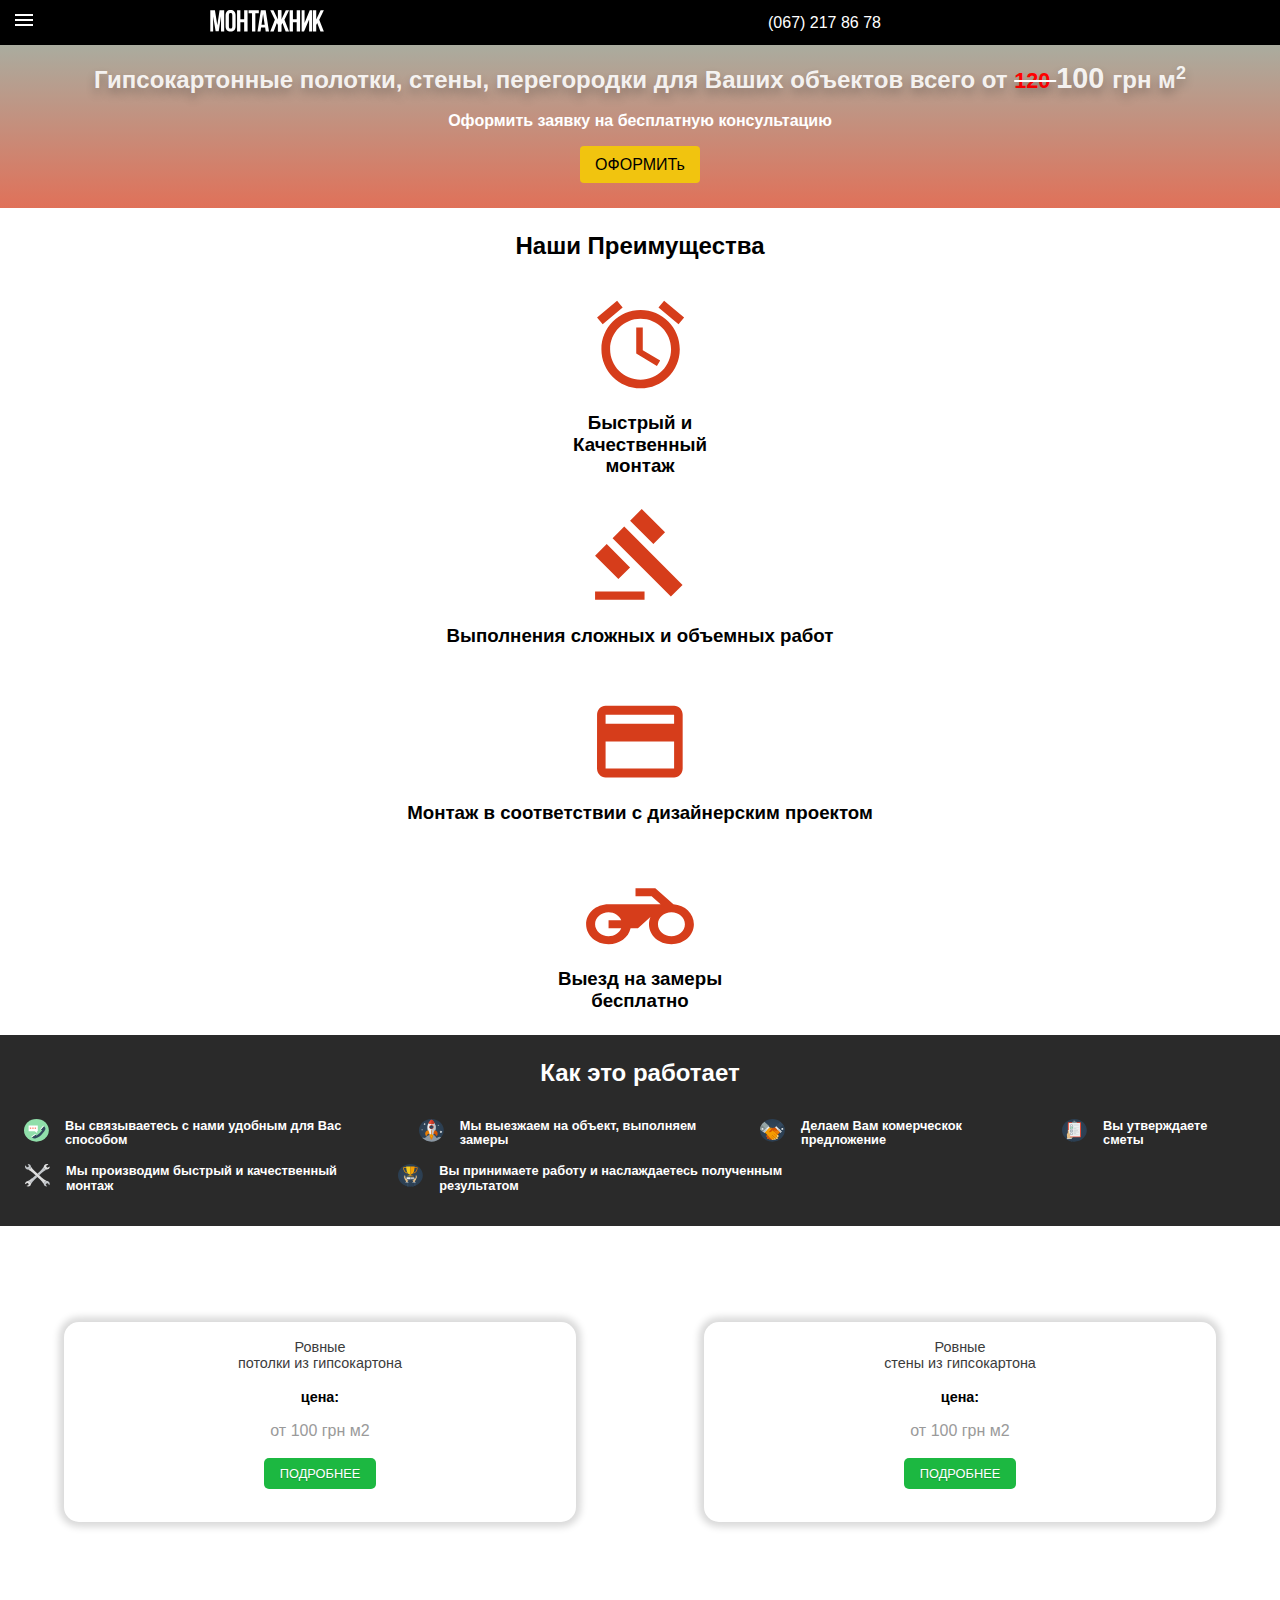
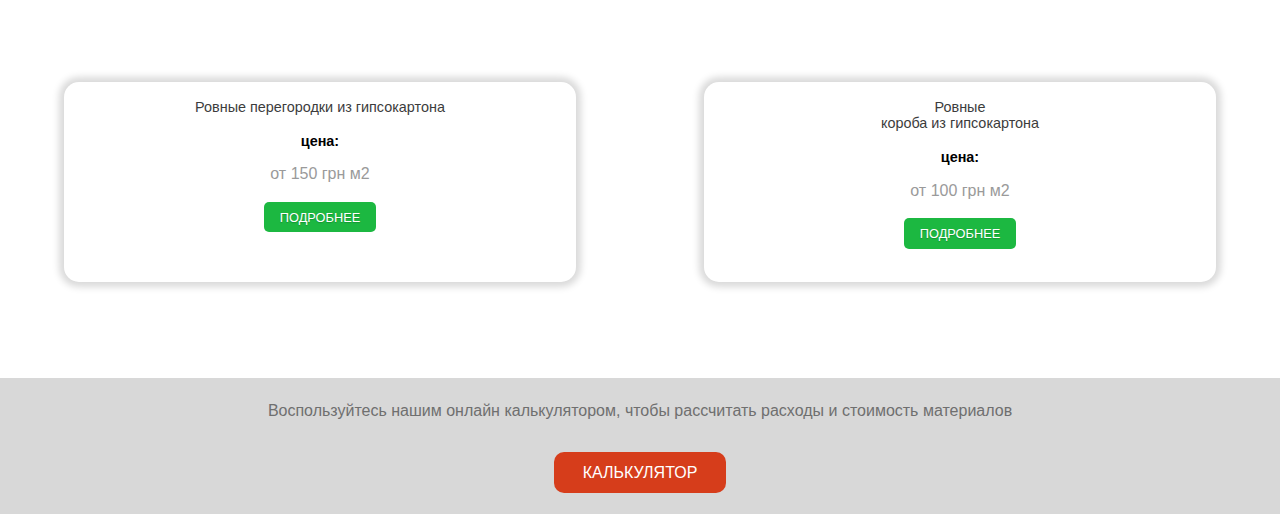
<file: index.html>
<!DOCTYPE html>
<html lang="ru" class="no-js">
  <head>
    <meta charset="utf-8">
    <meta http-equiv="x-ua-compatible" content="ie=edge">
    <title>Bla</title>
    <meta http-equiv="Cache-Control" content="no-cache">
    <meta name="description" content="">
    <meta name="viewport" content="width=device-width, initial-scale=1">
    <link rel="stylesheet" href="css/main.css">
  </head>
  <body>
    <header>      <svg x="0px" y="0px" width="150px" height="35px" viewbox="0 0 150 35" style="enable-background:new 0 0 150 35;" xml:space="preserve" class="logo-img">
        <g id="XMLID_2_">
          <path id="XMLID_4_" d="M10.6,23.7l2.9-19.4h6v27.3h-4.1V12l-3,19.5H8.4L5.2,12.3v19.3H1.5V4.3h6L10.6,23.7z" class="st0"></path>
          <path id="XMLID_6_" d="M21.3,10.9c0-2.2,0.6-3.9,1.7-5.1C24.1,4.6,25.7,4,27.8,4s3.7,0.6,4.8,1.8          c1.1,1.2,1.7,2.9,1.7,5.1V25c0,2.2-0.6,3.9-1.7,5.1c-1.1,1.2-2.7,1.8-4.8,1.8s-3.7-0.6-4.8-1.8c-1.1-1.2-1.7-2.9-1.7-5.1V10.9z          M25.6,25.3c0,1,0.2,1.7,0.6,2.1c0.4,0.4,0.9,0.6,1.6,0.6c0.7,0,1.2-0.2,1.6-0.6c0.4-0.4,0.6-1.1,0.6-2.1V10.6c0-1-0.2-1.7-0.6-2.1          c-0.4-0.4-0.9-0.6-1.6-0.6c-0.7,0-1.2,0.2-1.6,0.6c-0.4,0.4-0.6,1.1-0.6,2.1V25.3z" class="st0"></path>
          <path id="XMLID_9_" d="M40.5,31.6h-4.3V4.3h4.3V16h4.9V4.3h4.4v27.3h-4.4V19.9h-4.9V31.6z" class="st0"></path>
          <path id="XMLID_11_" d="M51.2,4.3h13.2v3.9h-4.5v23.4h-4.3V8.2h-4.5V4.3z" class="st0"></path>
          <path id="XMLID_13_" d="M77.6,31.6h-4.3l-0.7-4.9h-5.3l-0.7,4.9h-3.9L67,4.3h6.3L77.6,31.6z M67.9,22.9H72L69.9,9.1          L67.9,22.9z" class="st0"></path>
          <path id="XMLID_16_" d="M83.6,31.6h-4.4l6-15.1l-6-12.2h4.2l5.7,11.9V4.3h4.3v27.3h-4.3v-8.4l-1.3-2.5L83.6,31.6z" class="st0"></path>
          <path id="XMLID_18_" d="M95,20.7l-1.3,2.5v8.4h-4.3V4.3h4.3v11.9l5.7-11.9h4.2l-6,12.2l6,15.1h-4.4L95,20.7z" class="st0"></path>
          <path id="XMLID_20_" d="M108.6,31.6h-4.3V4.3h4.3V16h4.9V4.3h4.4v27.3h-4.4V19.9h-4.9V31.6z" class="st0"></path>
          <path id="XMLID_22_" d="M123,31.6h-3.1V4.3h3.8v16.3l6.7-16.3h3.1v27.3h-3.9V16.1L123,31.6z" class="st0"></path>
          <path id="XMLID_24_" d="M140.1,20.7l-1.3,2.5v8.4h-4.3V4.3h4.3v11.9l5.7-11.9h4.2l-6,12.2l6,15.1h-4.4L140.1,20.7z" class="st0"></path>
        </g>
      </svg>
      <svg id="msvg" fill="#FFFFFF" height="24" viewbox="0 0 24 24" width="24" xmlns="http://www.w3.org/2000/svg" class="menu-svg">
        <path d="M0 0h24v24H0z" fill="none"></path>
        <path d="M3 18h18v-2H3v2zm0-5h18v-2H3v2zm0-7v2h18V6H3z"></path>
      </svg>
      <div class="tel-svg"><a href="tel:0672718678"> (067) 217 86 78</a></div>
    </header>
    <section class="banner">
      <h1>Гипсокартонные полотки, стены, перегородки для Ваших объектов всего от <span class="price_no"> 120 </span><span class="price_yes">100 </span>грн м<sup>2</sup></h1>
      <h4>
        Оформить заявку на
        бесплатную консультацию
      </h4><a class="btn-warning">ОФОРМИТь</a>
    </section>
    <section id="preim">
      <h2>Наши Преимущества</h2>
      <div class="prm">
        <svg width="105px" height="105px" viewbox="29 0 105 105">
          <g id="ic_alarm" stroke="none" stroke-width="1" fill="none" fill-rule="evenodd" transform="translate(29.000000, 0.000000)">
            <g id="Group">
              <polygon id="Shape" points="0 0 104.487179 0 104.487179 104.430756 0 104.430756"></polygon>
              <path id="Shape" d="M96.1282051,33.5139145 L76.1014957,16.7179487 L70.4849615,23.3751752 L90.5116709,40.171141 L96.1282051,33.5139145 L96.1282051,33.5139145 Z M34.6549145,23.3751752 L29.082265,16.7179487 L9.05555556,33.4700299 L14.6720897,40.1272564 L34.6556111,23.3751752 L34.6549145,23.3751752 Z M54.7686966,43.4346239 L48.2382479,43.4346239 L48.2382479,69.5424872 L68.9183504,81.9437222 L72.1839231,76.5918889 L54.7693932,66.2797009 L54.7693932,43.4353205 L54.7686966,43.4346239 Z M52.5918803,26.0298462 C30.9539786,26.0298462 13.409188,43.5655812 13.409188,65.1909444 C13.409188,86.8170043 30.9107906,104.352043 52.5918803,104.352043 C74.2297821,104.352043 91.7745726,86.8163077 91.7745726,65.1909444 C91.7745726,43.5648846 74.2290855,26.0298462 52.5918803,26.0298462 L52.5918803,26.0298462 Z M52.5918803,95.6503504 C35.7429744,95.6503504 22.116453,82.0307949 22.116453,65.191641 C22.116453,48.3524872 35.7436709,34.7329316 52.5918803,34.7329316 C69.4407863,34.7329316 83.0673077,48.3524872 83.0673077,65.191641 C83.0673077,82.0307949 69.4400897,95.6503504 52.5918803,95.6503504 L52.5918803,95.6503504 Z" fill="#D63D1B"></path>
            </g>
          </g>
        </svg>
        <h3>Быстрый и <br> Качественный <br>монтаж</h3>
      </div>
      <div class="prm">
        <svg width="101px" height="101px" viewbox="39 0 101 101">
          <g id="ic_gavel" stroke="none" stroke-width="1" fill="none" fill-rule="evenodd" transform="translate(39.777778, 0.000000)">
            <g id="Page-1-Copy">
              <g id="Desktop-HD">
                <g id="Group-3">
                  <g id="Group-5" transform="translate(0.000000, 0.023187)">
                    <g id="ic_gavel" transform="translate(0.303445, 0.000000)">
                      <polygon id="Bounds" points="0 0 98.9496957 0 98.9496957 99.1734327 0 99.1734327"></polygon>
                      <path id="Icon" d="M3.99014649,90.5827093 L53.4649944,90.5827093 L53.4649944,98.8471616 L3.99014649,98.8471616 L3.99014649,90.5827093 L3.99014649,90.5827093 Z M21.491874,37.1530222 L33.1596923,25.4712183 L91.4575548,83.9091632 L79.797982,95.5950996 L21.491874,37.1530222 L21.491874,37.1530222 Z M50.649051,7.93818182 L73.972319,31.3100541 L62.3045007,43.0042547 L38.9936014,19.6158535 L50.649051,7.93818182 L50.649051,7.93818182 Z M15.6373503,43.0001225 L38.9606182,66.376127 L27.3010457,78.0620632 L3.97777778,54.6860586 L15.6373503,43.0001225 L15.6373503,43.0001225 Z" fill="#D63D1B"></path>
                    </g>
                  </g>
                </g>
              </g>
            </g>
          </g>
        </svg>
        <h3>Выполнения сложных и объемных работ</h3>
      </div>
      <div class="prm">
        <svg width="104px" height="109px" viewbox="41 0 104 109">
          <g id="ic_credit_card" stroke="none" stroke-width="1" fill="none" fill-rule="evenodd" transform="translate(41.111111, 0.000000)">
            <g id="Page-1-Copy">
              <g id="Desktop-HD">
                <g id="Group-3">
                  <g id="Group-4" transform="translate(0.000000, 0.025097)">
                    <g id="ic_credit_card">
                      <polygon id="Bounds" points="0 0 102.777778 0 102.777778 107.341151 0 107.341151"></polygon>
                      <path id="Icon" d="M85.9907407,35.7998084 L17.4722222,35.7998084 C12.71875,35.7998084 8.95023148,39.7803761 8.95023148,44.7449043 L8.90740741,98.4154797 C8.90740741,103.380008 12.71875,107.360576 17.4722222,107.360576 L85.9907407,107.360576 C90.744213,107.360576 94.5555556,103.380008 94.5555556,98.4154797 L94.5555556,44.7449043 C94.5555556,39.7803761 90.744213,35.7998084 85.9907407,35.7998084 L85.9907407,35.7998084 L85.9907407,35.7998084 Z M85.9907407,98.4154797 L17.4722222,98.4154797 L17.4722222,71.5801921 L85.9907407,71.5801921 L85.9907407,98.4154797 L85.9907407,98.4154797 L85.9907407,98.4154797 Z M85.9907407,53.6900002 L17.4722222,53.6900002 L17.4722222,44.7449043 L85.9907407,44.7449043 L85.9907407,53.6900002 L85.9907407,53.6900002 L85.9907407,53.6900002 Z" fill="#D63D1B"></path>
                    </g>
                  </g>
                </g>
              </g>
            </g>
          </g>
        </svg>
        <h3>Монтаж в соответствии с дизайнерским проектом</h3>
      </div>
      <div class="prm">
        <svg width="109px" height="97px" viewbox="43 0 109 97">
          <g id="ic_motorcycle" stroke="none" stroke-width="1" fill="none" fill-rule="evenodd" transform="translate(43.111111, 0.000000)">
            <g id="Page-1-Copy">
              <g id="Desktop-HD">
                <g id="Group-3">
                  <g id="Group-7" transform="translate(0.000000, 0.452618)">
                    <g id="ic_motorcycle">
                      <polygon id="Bounds" points="0 0 107.777778 0 107.777778 95.8289039 0 95.8289039"></polygon>
                      <path id="Icon" d="M69.2023148,39.795912 L49.3981481,39.795912 L49.3981481,47.781654 L65.5199074,47.781654 L74.5013889,55.7673959 L22.4537037,55.7673959 C9.87962963,55.7673959 0,64.5517121 0,75.7317509 C0,86.9117894 9.87962963,95.696106 22.4537037,95.696106 C33.5009259,95.696106 42.4375,88.9481539 44.4583333,79.7246219 L51.8680556,79.7246219 L64.3074074,68.6643692 C63.3643519,70.8205195 62.8703704,73.2162422 62.8703704,75.7317509 C62.8703704,86.9117894 72.75,95.696106 85.3240741,95.696106 C97.8981481,95.696106 107.777778,86.9117894 107.777778,75.7317509 C107.777778,65.1506428 98.9310185,56.6857563 87.3,55.887182 L69.2023148,39.795912 L69.2023148,39.795912 Z M35.1175926,79.7246219 C33.2314815,84.3164233 28.2018519,87.7103637 22.4537037,87.7103637 C15.1337963,87.7103637 8.98148148,82.2401306 8.98148148,75.7317509 C8.98148148,69.2233712 15.1337963,63.7531379 22.4537037,63.7531379 C28.2018519,63.7531379 33.2314815,67.1470782 35.1175926,71.7388799 L22.4537037,71.7388799 L22.4537037,79.7246219 L35.1175926,79.7246219 L35.1175926,79.7246219 L35.1175926,79.7246219 Z M85.3240741,87.7103637 C77.8694444,87.7103637 71.8518519,82.3599168 71.8518519,75.7317509 C71.8518519,69.1035851 77.8694444,63.7531379 85.3240741,63.7531379 C92.7787037,63.7531379 98.7962963,69.1035851 98.7962963,75.7317509 C98.7962963,82.3599168 92.7787037,87.7103637 85.3240741,87.7103637 L85.3240741,87.7103637 L85.3240741,87.7103637 Z" fill="#D63D1B"></path>
                    </g>
                  </g>
                </g>
              </g>
            </g>
          </g>
        </svg>
        <h3>Выезд на замеры <br>бесплатно</h3>
      </div>
    </section>
    <section id="work">
      <h2>Как это работает</h2>
      <div class="worklist">
        <svg width="25px" height="23px" viewbox="0 3 25 23">
          <g id="Group-2" stroke="none" stroke-width="1" fill="none" fill-rule="evenodd" transform="translate(0.000000, 3.000000)">
            <ellipse id="Oval" fill="#90DFAA" cx="12.408547" cy="11.3222174" rx="12.408547" ry="11.3222174"></ellipse>
            <path id="Shape" d="M19.6374471,6.78436233 C19.475276,6.65880903 19.2295622,6.68122926 19.101791,6.83368684 L16.3694535,10.0935886 C16.2416823,10.2460462 16.2809965,10.4702485 16.4579105,10.5778657 C16.610253,10.6720306 16.7625956,10.7572275 16.9198524,10.8334563 L20.0551605,7.13411796 C19.9224751,7.01753275 19.7848753,6.89646349 19.6374471,6.78436233 L19.6374471,6.78436233 Z" fill="#FFFFFF"></path>
            <path id="Shape" d="M11.6910627,19.3396925 C17.4604228,17.2187385 20.384417,12.1876383 21.1559584,10.6675466 C21.2444153,10.5419933 21.3083009,10.4029878 21.3525294,10.2594984 C21.362358,10.2370781 21.3672722,10.22811 21.3672722,10.22811 L21.362358,10.223626 C21.6179003,9.33130073 21.1117299,8.13854437 20.0502463,7.138602 L16.9149381,10.8379404 C17.3473944,11.0576586 17.7896793,11.2235683 18.2172213,11.3267014 C17.0279665,12.9454422 15.1359702,15.0394919 12.4478612,16.6761689 C12.3299186,16.2681206 12.1431761,15.8466203 11.8876337,15.429604 L7.82844174,18.2949097 C9.11106778,19.4383415 10.6836361,19.8867462 11.6910627,19.3396925 L11.6910627,19.3396925 Z" fill="#324A5E"></path>
            <g id="Group" transform="translate(4.570277, 6.367346)" fill="#FFFFFF">
              <path id="Shape" d="M7.31735703,9.06225794 C7.23381434,8.9322206 7.14535737,8.7976992 7.05198612,8.66766185 C6.9340435,8.50623618 6.68832969,8.47036381 6.52124431,8.58694902 L2.94856563,11.0800789 C2.78148024,11.1966641 2.75199458,11.4253504 2.89450859,11.5688399 C3.01245121,11.6943932 3.13530812,11.8109784 3.26307929,11.9230796 L7.31735703,9.06225794 L7.31735703,9.06225794 Z"></path>
              <path id="Shape" d="M8.88009681,0.0179361859 L0.383313531,0.0179361859 C0.191656766,0.0179361859 0.0393142083,0.156941627 0.0393142083,0.33181944 L0.0393142083,5.51537718 C0.0393142083,5.69025499 0.191656766,5.82926043 0.383313531,5.82926043 L6.08387374,5.82926043 L8.87026826,7.59597474 L8.1429554,5.82926043 L8.88009681,5.82926043 C9.07175358,5.82926043 9.22409613,5.69025499 9.22409613,5.51537718 L9.22409613,0.33181944 C9.22409613,0.156941627 9.0668393,0.0179361859 8.88009681,0.0179361859 L8.88009681,0.0179361859 Z"></path>
            </g>
            <g id="Group" transform="translate(5.847988, 8.564529)" fill="#FF7058">
              <rect id="Rectangle-path" x="0.0196571042" y="0" width="1.34159736" height="1.22414469"></rect>
              <rect id="Rectangle-path" x="2.43748092" y="0" width="1.34159736" height="1.22414469"></rect>
              <rect id="Rectangle-path" x="4.85530473" y="0" width="1.34159736" height="1.22414469"></rect>
            </g>
          </g>
        </svg>
        <h4>Вы связываетесь с нами удобным для Вас способом</h4>
      </div>
      <div class="worklist">
        <svg width="25px" height="23px" viewbox="0 0 25 23">
          <defs>
            <radialgradient id="radialGradient-1" cx="50%" cy="50%" fx="50%" fy="50%" r="50%">
              <stop stop-color="#33495F" offset="0.51%"></stop>
              <stop stop-color="#2B3E51" offset="100%"></stop>
            </radialgradient>
          </defs>
          <g id="transport" stroke="none" stroke-width="1" fill="none" fill-rule="evenodd">
            <g id="mission_1">
              <path id="Shape" d="M24.817094,11.3222174 C24.817094,17.57531 19.2616033,22.6444347 12.408547,22.6444347 C9.00128602,22.6444347 5.9147569,21.3913395 3.67229979,19.3626281 C1.40454089,17.3110512 0,14.4663441 0,11.3222174 C0,5.06912478 5.55549069,0 12.408547,0 C19.2616033,0 24.817094,5.06912478 24.817094,11.3222174 L24.817094,11.3222174 Z" fill="url(#radialGradient-1)"></path>
              <path id="Shape" d="M18.4711886,18.8527745 C18.3584938,18.8401255 18.2439571,18.832828 18.12753,18.832828 C17.8773717,18.832828 17.6352112,18.8633449 17.4045867,18.9198233 C17.196065,18.083306 16.5412718,17.4021596 15.6803319,17.0953983 C15.6837733,17.0591318 15.685906,17.0225115 15.685906,16.9853605 C15.685906,16.2931131 15.0708105,15.7317788 14.3119987,15.7317788 C14.284128,15.7317788 14.256548,15.7327518 14.2292105,15.7342555 C14.0504498,14.9328106 13.2737523,14.3296814 12.3426266,14.3296814 C11.4837225,14.3296814 10.7563684,14.8430289 10.5084882,15.5517732 C9.98839563,15.6379282 9.58996494,16.0391593 9.55787722,16.5311892 C8.42152575,16.6054913 7.46664928,17.2758462 7.0663767,18.2018797 C6.56179476,18.3377463 6.11339059,18.592452 5.75945618,18.9305263 C5.26209641,18.74026 4.7160234,18.6348661 4.14285516,18.6348661 C3.76744814,18.6348661 3.40377108,18.6803761 3.05773742,18.7651158 C3.2547231,18.9709502 3.45975495,19.1702831 3.67234826,19.3626281 C5.9147569,21.3913395 9.00128602,22.6444347 12.408547,22.6444347 C16.3074482,22.6444347 19.7856706,21.0031555 22.0605062,18.4370369 C21.6430265,18.0695955 21.0757717,17.8430627 20.4498671,17.8430627 C19.6130657,17.8430627 18.8799436,18.2470359 18.4711886,18.8527745 L18.4711886,18.8527745 Z" fill="#ECF0F1" opacity="0.5"></path>
              <path id="Shape" d="M14.2126819,16.5460054 C14.2126819,18.4575584 12.408547,20.8753383 12.408547,20.8753383 C12.408547,20.8753383 10.6044121,18.634468 10.6044121,16.5460054 C10.6044121,15.6368225 11.412131,14.8998169 12.408547,14.8998169 C13.404963,14.8998169 14.2126819,15.6368667 14.2126819,16.5460054 L14.2126819,16.5460054 Z" fill="#E87E04"></path>
              <path id="Shape" d="M13.6067958,15.9931185 C13.6067958,17.2626664 12.408547,18.8685195 12.408547,18.8685195 C12.408547,18.8685195 11.2103467,17.3802671 11.2103467,15.9931185 C11.2103467,15.3892817 11.746774,14.8998169 12.408547,14.8998169 C13.07032,14.8998612 13.6067958,15.3892817 13.6067958,15.9931185 L13.6067958,15.9931185 Z" fill="#F59D00"></path>
              <path id="Shape" d="M13.178604,15.742526 C13.178604,16.5156212 12.4489233,17.4935335 12.4489233,17.4935335 C12.4489233,17.4935335 11.7192425,16.5872254 11.7192425,15.742526 C11.7192425,15.3748193 12.0459363,15.0767266 12.4489233,15.0767266 C12.8519102,15.0767708 13.178604,15.3748193 13.178604,15.742526 L13.178604,15.742526 Z" fill="#F2C500"></path>
              <g id="Group" transform="translate(6.204274, 0.840321)">
                <path id="Shape" d="M9.38822911,3.44310399 C9.31823715,3.30851998 6.25274439,4.28563619 6.25274439,4.28563619 C6.25274439,4.28563619 3.18725163,3.30847575 3.11730814,3.44305977 C3.12133122,3.44562496 3.12559666,3.44819015 3.12966822,3.45075534 C0.496390351,8.52412595 4.03229307,14.1764334 4.03229307,14.1764334 C4.03229307,14.1764334 4.13820196,14.3739088 4.40013863,14.3739088 L6.25274439,14.3739088 L8.12740441,14.3739088 C8.38934108,14.3739088 8.48977276,14.1764334 8.48977276,14.1764334 C8.48977276,14.1764334 12.0226703,8.52027816 9.38430297,3.4455365 C9.38551474,3.44474041 9.3869204,3.44390009 9.38822911,3.44310399 L9.38822911,3.44310399 Z" fill="#ECF0F1"></path>
                <path id="Shape" d="M9.38420603,3.44549227 C12.0226703,8.52023394 8.48972429,14.1764334 8.48972429,14.1764334 C8.48972429,14.1764334 8.38934108,14.3739088 8.12740441,14.3739088 L6.25274439,14.3739088 L6.25274439,4.28563619 C7.85228365,4.19116643 8.84409494,3.78896235 9.38420603,3.44549227 L9.38420603,3.44549227 Z" fill="#BDC3C7"></path>
                <path id="Shape" d="M6.25274439,0.00521883457 C5.08944311,0.00521883457 3.75247064,2.22123329 3.11730814,3.44305977 C3.6574677,3.78652985 4.65320513,4.19116643 6.25274439,4.28563619 C7.85228365,4.19112221 8.84802108,3.78652985 9.38822911,3.44305977 C8.75301814,2.22127752 7.41604567,0.00521883457 6.25274439,0.00521883457 L6.25274439,0.00521883457 Z" fill="#E94B35"></path>
                <path id="Shape" d="M6.25274439,0.00521883457 L6.25274439,4.28563619 C7.85228365,4.19112221 8.84802108,3.78652985 9.38822911,3.44305977 C8.75301814,2.22127752 7.41604567,0.00521883457 6.25274439,0.00521883457 L6.25274439,0.00521883457 Z" fill="#C23824"></path>
                <path id="Shape" d="M3.13310965,10.3523102 L4.403677,13.6020962 C4.4484641,13.7166452 4.37609707,13.8081075 4.2428506,13.8054096 C4.2428506,13.8054096 1.87049152,13.5781692 1.86845574,15.6109052 C1.86845574,15.6109052 1.87824686,15.7891417 1.7025399,15.7891417 L0.788572857,15.7891417 C0.655277918,15.7891417 0.502546154,15.6979448 0.449179708,15.5864917 C0.449179708,15.5865359 -1.52843247,11.4574206 3.13310965,10.3523102 L3.13310965,10.3523102 Z" fill="#E87E04"></path>
                <path id="Shape" d="M9.37237913,10.3523102 L8.10181178,13.6020962 C8.05702468,13.7166452 8.12939171,13.8081075 8.26263818,13.8054096 C8.26263818,13.8054096 10.6349973,13.5781692 10.637033,15.6109052 C10.637033,15.6109052 10.6272419,15.7891417 10.8029489,15.7891417 L11.7169159,15.7891417 C11.8502109,15.7891417 12.0029426,15.6979448 12.0563091,15.5864917 C12.0563091,15.5865359 14.0339213,11.4574206 9.37237913,10.3523102 L9.37237913,10.3523102 Z" fill="#D55400"></path>
                <ellipse id="Oval" fill="#E94B35" cx="6.24014196" cy="7.22428232" rx="2.28574161" ry="2.08563205"></ellipse>
                <path id="Shape" d="M6.24019043,8.9041721 C5.22501618,8.9041721 4.39912074,8.150537 4.39912074,7.22428232 C4.39912074,6.29798341 5.22501618,5.54439255 6.24019043,5.54439255 C7.25536468,5.54439255 8.08121165,6.29798341 8.08121165,7.22428232 C8.08126012,8.150537 7.25536468,8.9041721 6.24019043,8.9041721 L6.24019043,8.9041721 Z" fill="#2B3E51"></path>
                <path id="Shape" d="M6.18910212,8.90302218 L8.07995141,7.17771086 C8.06720357,6.7539238 7.88194784,6.36901264 7.58569378,6.07932309 L4.98542459,8.45194681 C5.30286042,8.72230898 5.72470255,8.89139038 6.18910212,8.90302218 L6.18910212,8.90302218 Z" fill="#33495F"></path>
                <path id="Shape" d="M4.56421258,7.91816618 L7.00074712,5.69498688 C6.83255314,5.62506335 6.65093273,5.57765156 6.46044214,5.55677622 L4.41278953,7.42516323 C4.43557085,7.59902118 4.48758011,7.76465284 4.56421258,7.91816618 L4.56421258,7.91816618 Z" fill="#33495F"></path>
                <path id="Shape" d="M6.10733173,10.3492143 C5.97350361,10.3492143 5.8649773,10.4481953 5.8649773,10.5703514 L5.8649773,15.5680489 C5.8649773,15.690205 5.97350361,15.7891859 6.10733173,15.7891859 L6.25274439,15.7891859 L6.25274439,10.3492143 L6.10733173,10.3492143 L6.10733173,10.3492143 Z" fill="#E87E04"></path>
                <path id="Shape" d="M6.34968616,10.3492143 L6.25274439,10.3492143 L6.25274439,15.7891859 L6.34968616,15.7891859 C6.48351428,15.7891859 6.5920406,15.690205 6.5920406,15.5680489 L6.5920406,10.5703514 C6.5920406,10.4481953 6.48351428,10.3492143 6.34968616,10.3492143 L6.34968616,10.3492143 Z" fill="#D55400"></path>
              </g>
              <g id="Group" opacity="0.5" transform="translate(2.375073, 9.951168)" fill="#ECF0F1">
                <path id="Shape" d="M0.891670433,0.0937178852 C0.985994778,0.00778402444 1.07741087,0.0360895679 1.09481192,0.156697719 L1.11725394,0.312068616 C1.13465499,0.432676768 1.24608956,0.57650431 1.36479476,0.631788575 L1.51781735,0.702994708 C1.63652255,0.758278972 1.63526231,0.846335749 1.51495757,0.898745231 L1.3598992,0.966192034 C1.23959446,1.01860152 1.12403986,1.15973119 1.10314891,1.27980861 L1.0761991,1.43460455 C1.05525968,1.55468197 0.96311652,1.58082037 0.87131266,1.49258669 L0.753092167,1.37892224 C0.661288308,1.29073278 0.478504594,1.23407747 0.346857666,1.25305103 L0.177209562,1.27750878 C0.0455626335,1.29648234 -0.0101788862,1.22452435 0.0534149172,1.11762669 L0.135379187,0.979902532 C0.19897299,0.873004878 0.201541947,0.696891325 0.141098751,0.588445711 L0.0632060363,0.448731318 C0.00276284054,0.34037416 0.0605401376,0.269787211 0.191605415,0.291945144 L0.360477985,0.320516052 C0.491543263,0.342673985 0.675926516,0.290485639 0.770250861,0.204551779 L0.891670433,0.0937178852 L0.891670433,0.0937178852 Z"></path>
              </g>
              <path id="Shape" d="M5.18536699,4.42614667 C5.20262263,4.30549429 5.29399025,4.27710029 5.38841154,4.3629457 L5.54293673,4.50350041 C5.63735801,4.58934582 5.82178974,4.64140148 5.95285501,4.61911087 L6.16733869,4.58262325 C6.29840397,4.56033264 6.35622973,4.63083113 6.29593195,4.73932097 L6.19719675,4.9168498 C6.1368505,5.02533964 6.13966181,5.20149742 6.20335256,5.30830662 L6.30766191,5.48318181 C6.37135265,5.59003524 6.31575654,5.66199323 6.18410962,5.64315236 L5.96851111,5.61237008 C5.83681571,5.5935292 5.65408047,5.65036143 5.56247049,5.73868357 L5.41240463,5.88321875 C5.32074618,5.97154089 5.22855455,5.94553517 5.20746972,5.82541352 L5.17295845,5.6288669 C5.15187361,5.50874525 5.0361736,5.36774826 4.91582039,5.31551569 L4.71878624,5.22997988 C4.59843303,5.17770308 4.59702737,5.0896463 4.7156841,5.03422935 L4.90995542,4.94351893 C5.02861215,4.88810199 5.13985283,4.74414176 5.15710847,4.62353361 L5.18536699,4.42614667 L5.18536699,4.42614667 Z" fill="#ECF0F1"></path>
              <path id="Shape" d="M21.6471465,11.8357418 C21.6768591,11.7171682 21.7707473,11.6967793 21.8558137,11.790453 L22.1627798,12.1283504 C22.2478462,12.2219798 22.4260736,12.289692 22.5588354,12.2788563 L23.0378732,12.2396266 C23.1706349,12.2287909 23.2208992,12.3039332 23.1495986,12.4067177 L22.8923151,12.7773877 C22.820966,12.8801722 22.8054553,13.055755 22.8578523,13.1676061 L23.0466949,13.5711813 C23.0990434,13.6830324 23.0362252,13.7499042 22.9070987,13.7197854 L22.4411481,13.6110744 C22.3119732,13.5809555 22.124197,13.6217332 22.0237653,13.7017406 L21.6614939,13.9903244 C21.5610622,14.0703318 21.4719727,14.0364536 21.4634903,13.9150936 L21.4328082,13.4771538 C21.4243258,13.3557495 21.3237487,13.2053763 21.2093574,13.1429715 L20.7965794,12.9177655 C20.6821881,12.8553606 20.6899434,12.7675692 20.8137865,12.7226784 L21.2608335,12.5607176 C21.3847251,12.5158268 21.5103617,12.3821273 21.5400743,12.2635536 L21.6471465,11.8357418 L21.6471465,11.8357418 Z" fill="#ECF0F1"></path>
              <g id="Group" opacity="0.5" transform="translate(18.661291, 5.616881)" fill="#ECF0F1">
                <path id="Shape" d="M0.86636863,0.0770883784 C0.956524479,-0.0124279027 1.04915234,0.012250993 1.07222449,0.132063051 L1.10353668,0.295041063 C1.12660882,0.414808893 1.24458696,0.554213695 1.36581265,0.604854081 L1.5307106,0.673671934 C1.65193629,0.72431232 1.65479607,0.812324869 1.53701182,0.869334003 L1.37686401,0.946908883 C1.25912823,1.00391802 1.15031108,1.1494262 1.13504276,1.27025549 L1.11424874,1.43460455 C1.09898042,1.55538961 1.0080975,1.5850662 0.91227056,1.50050339 L0.781980816,1.38551212 C0.686153873,1.30094931 0.500849673,1.25145884 0.370220633,1.27556278 L0.192526362,1.30829106 C0.0618973224,1.332395 0.00285978232,1.2626926 0.0613641426,1.15340667 L0.140953339,1.00480256 C0.19950617,0.89551663 0.193786605,0.719447305 0.128302437,0.613478426 L0.0392614183,0.469385519 C-0.0262227497,0.363416641 0.0282100561,0.290706777 0.160196281,0.30773433 L0.339732445,0.330865266 C0.47171867,0.34789282 0.653484495,0.288539633 0.743688815,0.198979125 L0.86636863,0.0770883784 L0.86636863,0.0770883784 Z"></path>
              </g>
            </g>
          </g>
        </svg>
        <h4>Мы выезжаем на объект, выполняем замеры</h4>
      </div>
      <div class="worklist">
        <svg width="25px" height="23px" viewbox="0 0 25 23">
          <defs>
            <radialgradient id="radialGradient-1" cx="50%" cy="50%" fx="50%" fy="50%" r="50%">
              <stop stop-color="#2A93D8" offset="0%"></stop>
              <stop stop-color="#227FBB" offset="100%"></stop>
            </radialgradient>
          </defs>
          <g id="agreement" stroke="none" stroke-width="1" fill="none" fill-rule="evenodd">
            <g id="partnership">
              <path id="Shape" d="M24.817094,11.3222174 C24.817094,17.57531 19.2616033,22.6444347 12.408547,22.6444347 C5.55549069,22.6444347 0,17.57531 0,11.3222174 C0,11.0725979 0.00887017228,10.8248801 0.0262712206,10.5793295 C0.148999506,8.8506127 2.54409143,9.48562988 3.42282014,8.05456352 C4.15453665,6.86281169 3.26844036,3.54606541 4.4043556,2.67022998 C6.56504231,1.00427184 9.35827411,0 12.408547,0 C15.4588199,0 18.2520032,1.00422761 20.4126415,2.67014152 C21.5257269,3.52833022 20.4361983,6.75931954 21.1622437,7.92188129 C22.0214387,9.29757492 24.6084268,8.65632168 24.7686716,10.3150265 C24.8007109,10.6468206 24.817094,10.982772 24.817094,11.3222174 L24.817094,11.3222174 Z" fill="url(#radialGradient-1)"></path>
              <path id="Shape" d="M24.7778811,10.4199782 C24.6336317,8.75083566 24.0923088,7.18385847 23.2406754,5.79679838 C22.5089104,4.60504655 21.5479751,3.54655191 20.4120598,2.67071648 L15.7336014,6.93959047 L22.1656396,12.808568 L24.7783173,10.4246221 C24.7782204,10.4230741 24.7780265,10.4215261 24.7778811,10.4199782 L24.7778811,10.4199782 Z" fill="#33495F"></path>
              <path id="Shape" d="M18.8608945,9.79314307 L22.1628767,12.8060913 L24.7778811,10.4200224 C24.6336317,8.75087989 24.0923088,7.1839027 23.2406754,5.79684261 L21.1454243,7.70870516 L18.8608945,9.79314307 L18.8608945,9.79314307 Z" fill="#2B3E51"></path>
              <path id="Shape" d="M4.40498572,2.6707607 C3.26907049,3.54655191 2.30813516,4.60504655 1.57641865,5.79684261 C0.72478517,7.1839027 0.183462306,8.75087989 0.0392129474,10.4200666 L2.65416882,12.8060913 L4.83516484,10.8160789 L5.95619951,9.7931873 L9.08349265,6.93967893 L4.40498572,2.6707607 L4.40498572,2.6707607 Z" fill="#95A5A6"></path>
              <path id="Shape" d="M0.0392129474,10.4200224 L2.65416882,12.806047 L4.83516484,10.8160346 L5.95619951,9.79314307 L1.57641865,5.79684261 C0.72478517,7.1839027 0.183462306,8.75087989 0.0392129474,10.4200224 L0.0392129474,10.4200224 Z" fill="#7F8C8D"></path>
              <rect id="Rectangle-path" fill="#D55400" transform="translate(15.202327, 13.303778) rotate(-45.000000) translate(-15.202327, -13.303778) " x="11.3247419" y="9.83198135" width="7.75517057" height="6.94359281"></rect>
              <path id="Shape" d="M6.39389161,17.6820749 C6.77089817,18.0260757 7.38783562,18.0260757 7.76484217,17.6820749 L11.226536,14.5234417 C11.6035425,14.1794408 11.6035425,13.6165143 11.226536,13.2725135 L11.226536,13.2725135 C10.8495294,12.9285127 10.232592,12.9285127 9.8555854,13.2725135 L6.39389161,16.4311468 C6.01688506,16.7751034 6.01688506,17.3380741 6.39389161,17.6820749 L6.39389161,17.6820749 L6.39389161,17.6820749 Z" fill="#D55400"></path>
              <path id="Shape" d="M7.21649103,19.746124 C7.63120794,20.1245337 8.30984882,20.1245337 8.72451726,19.746124 L13.5228927,15.3678314 C13.9376581,14.9894217 13.9376581,14.3701937 13.5228927,13.9918282 L13.5228927,13.9918282 C13.1081758,13.6134184 12.4295349,13.6134184 12.0148665,13.9918282 L7.21649103,18.3701208 C6.80172565,18.7484863 6.80177413,19.3677143 7.21649103,19.746124 L7.21649103,19.746124 L7.21649103,19.746124 Z" fill="#D55400"></path>
              <path id="Shape" d="M9.23864796,20.5905137 C9.57799263,20.9001056 10.1332266,20.9001056 10.4725228,20.5905137 L14.5854715,16.8376852 C14.9247677,16.5280933 14.9247677,16.0214241 14.5854715,15.7118322 L14.5854715,15.7118322 C14.2461268,15.4022403 13.6908928,15.4022403 13.3515966,15.7118322 L9.23864796,19.4646608 C8.89935175,19.7742526 8.89935175,20.2809219 9.23864796,20.5905137 L9.23864796,20.5905137 L9.23864796,20.5905137 Z" fill="#D55400"></path>
              <path id="Shape" d="M11.2950738,20.9032458 C11.5589978,21.144064 11.9908249,21.144064 12.2547489,20.9032458 L15.7849805,17.6820749 C16.0489045,17.4412567 16.0489045,17.0472347 15.7849805,16.8064164 L15.7849805,16.8064164 C15.521105,16.5655982 15.0892294,16.5655982 14.8253054,16.8064164 L11.2950738,20.0275873 C11.0311983,20.2683613 11.0311983,20.6624275 11.2950738,20.9032458 L11.2950738,20.9032458 L11.2950738,20.9032458 Z" fill="#D55400"></path>
              <rect id="Rectangle-path" fill="#ECF0F1" transform="translate(18.366964, 10.437011) rotate(-45.000000) translate(-18.366964, -10.437011) " x="17.518732" y="6.64094248" width="1.69646477" height="7.59213735"></rect>
              <rect id="Rectangle-path" fill="#BDC3C7" transform="translate(19.784221, 11.730160) rotate(-45.000000) translate(-19.784221, -11.730160) " x="18.9359891" y="9.76462472" width="1.69646477" height="3.93107155"></rect>
              <ellipse id="Oval" fill="#ECF0F1" cx="22.3215704" cy="9.91569723" rx="0.992441406" ry="0.905556253"></ellipse>
              <rect id="Rectangle-path" fill="#F59D00" transform="translate(9.614754, 13.303798) rotate(225.000000) translate(-9.614754, -13.303798) " x="5.73714494" y="9.83200139" width="7.75521904" height="6.94359281"></rect>
              <path id="Shape" d="M18.4231539,17.6820749 C18.0461474,18.0260757 17.4292099,18.0260757 17.0522034,17.6820749 L13.5905096,14.5234417 C13.2135515,14.1794408 13.2135515,13.6165143 13.5905096,13.2725135 L13.5905096,13.2725135 C13.9675161,12.9285127 14.5845021,12.9285127 14.9614601,13.2725135 L18.4231539,16.4311468 C18.8001605,16.7751034 18.8001605,17.3380741 18.4231539,17.6820749 L18.4231539,17.6820749 L18.4231539,17.6820749 Z" fill="#F59D00"></path>
              <path id="Shape" d="M17.6005545,19.746124 C17.1858376,20.1245337 16.5072452,20.1245337 16.0925283,19.746124 L11.2941529,15.3678314 C10.8794359,14.9894217 10.8794359,14.3701937 11.2941529,13.9918282 L11.2941529,13.9918282 C11.7089182,13.6134184 12.3875106,13.6134184 12.8022276,13.9918282 L17.6005545,18.3701208 C18.0153199,18.7484863 18.0153199,19.3677143 17.6005545,19.746124 L17.6005545,19.746124 L17.6005545,19.746124 Z" fill="#F59D00"></path>
              <path id="Shape" d="M15.5783976,20.5905137 C15.2391014,20.9001056 14.6838189,20.9001056 14.3445227,20.5905137 L10.2316225,16.8376852 C9.89232634,16.5280933 9.89232634,16.0214241 10.2316225,15.7118322 L10.2316225,15.7118322 C10.5709187,15.4022403 11.1261528,15.4022403 11.4654974,15.7118322 L15.5783976,19.4646608 C15.9176938,19.7742526 15.9176938,20.2809219 15.5783976,20.5905137 L15.5783976,20.5905137 L15.5783976,20.5905137 Z" fill="#F59D00"></path>
              <path id="Shape" d="M13.5219717,20.9032458 C13.2580962,21.144064 12.8262206,21.144064 12.5622967,20.9032458 L9.03206504,17.6820749 C8.76818953,17.4412567 8.76818953,17.0472347 9.03206504,16.8064164 L9.03206504,16.8064164 C9.29598902,16.5655982 9.72781615,16.5655982 9.99174012,16.8064164 L13.5219717,20.0275873 C13.7858957,20.2683613 13.7858957,20.6624275 13.5219717,20.9032458 L13.5219717,20.9032458 L13.5219717,20.9032458 Z" fill="#F59D00"></path>
              <rect id="Rectangle-path" fill="#ECF0F1" transform="translate(6.450345, 10.437086) rotate(225.000000) translate(-6.450345, -10.437086) " x="5.6021126" y="6.64101694" width="1.69646477" height="7.59213735"></rect>
              <rect id="Rectangle-path" fill="#BDC3C7" transform="translate(5.033085, 11.730330) rotate(225.000000) translate(-5.033085, -11.730330) " x="4.184853" y="9.76481653" width="1.69646477" height="3.93102733"></rect>
              <polygon id="Shape" fill="#E87E04" points="12.5117415 11.0372602 13.4812077 9.96430315 12.5469314 9.11664058 9.75180923 8.51890711"></polygon>
              <ellipse id="Oval" fill="#ECF0F1" cx="17.726288" cy="17.0283053" rx="0.727063301" ry="0.663411174"></ellipse>
              <ellipse id="Oval" fill="#ECF0F1" cx="16.903737" cy="19.0923544" rx="0.727063301" ry="0.663411174"></ellipse>
              <ellipse id="Oval" fill="#ECF0F1" cx="14.915849" cy="19.9680129" rx="0.630121528" ry="0.574956351"></ellipse>
              <ellipse id="Oval" fill="#ECF0F1" cx="12.9964504" cy="20.4058643" rx="0.484708868" ry="0.442274116"></ellipse>
              <ellipse id="Oval" fill="#ECF0F1" cx="2.4955236" cy="9.91569723" rx="0.992441406" ry="0.905556253"></ellipse>
              <path id="Shape" d="M11.2769942,12.8033934 C10.3594887,13.6850668 8.81021379,13.0144908 8.81021379,13.0144908 L12.2701142,9.11664058 L15.0652363,8.51890711 C15.0652848,8.51890711 12.194548,11.9217642 11.2769942,12.8033934 L11.2769942,12.8033934 Z" fill="#D55400"></path>
              <path id="Shape" d="M14.1376974,11.3556975 C14.1376974,11.3556975 15.7693729,12.6136136 17.6611916,10.8876388 L19.4357592,12.5068928 C19.4357592,12.5068928 18.4533513,16.0438474 16.9991762,14.7972978 C15.8130452,13.7805096 13.7198784,11.7302152 13.7198784,11.7302152 L14.1376974,11.3556975 L14.1376974,11.3556975 Z" fill="#E87E04"></path>
            </g>
          </g>
        </svg>
        <h4>Делаем Вам комерческок предложение</h4>
      </div>
      <div class="worklist">
        <svg width="25px" height="23px" viewbox="0 0 25 23">
          <defs>
            <radialgradient id="radialGradient-1" cx="50%" cy="50%" fx="50%" fy="50%" r="50%">
              <stop stop-color="#9C56B8" offset="0%"></stop>
              <stop stop-color="#8F3FAF" offset="100%"></stop>
            </radialgradient>
          </defs>
          <g id="checklist" stroke="none" stroke-width="1" fill="none" fill-rule="evenodd">
            <g id="checklist">
              <path id="Shape" d="M24.817094,11.3222174 C24.817094,17.57531 19.2616033,22.6444347 12.408547,22.6444347 C11.6132852,22.6444347 10.8355213,22.5761918 10.0818475,22.4457652 C9.08077828,22.2724822 8.17097973,21.2981081 7.27063301,20.9195657 C6.35152806,20.533195 5.44429847,20.7386314 4.66304472,20.1683189 C1.82066345,18.0935225 0,14.9018956 0,11.3222174 C0,5.06912478 5.55549069,0 12.408547,0 C19.2616033,0 24.817094,5.06912478 24.817094,11.3222174 L24.817094,11.3222174 Z" fill="url(#radialGradient-1)"></path>
              <g id="Group" transform="translate(11.729955, 1.061458)">
                <path id="Shape" d="M0.678592415,0 L0.678592415,0.26536447 C0.932919157,0.26536447 1.13906584,0.453463651 1.13906584,0.68552488 C1.13906584,0.917586109 0.932919157,1.10568529 0.678592415,1.10568529 L0.678592415,2.78632693 C1.05181824,2.78632693 1.35718483,2.50769424 1.35718483,2.16714317 L1.35718483,0.619183763 C1.35718483,0.278632693 1.05181824,0 0.678592415,0 L0.678592415,0 Z" fill="#7F8C8D"></path>
                <path id="Shape" d="M0.21811899,0.68552488 C0.21811899,0.453463651 0.424265672,0.26536447 0.678592415,0.26536447 L0.678592415,0 C0.305366587,0 0,0.278632693 0,0.619183763 L0,2.16714317 C0,2.50769424 0.305366587,2.78632693 0.678592415,2.78632693 L0.678592415,1.10568529 C0.424265672,1.10568529 0.21811899,0.917586109 0.21811899,0.68552488 L0.21811899,0.68552488 Z" fill="#95A5A6"></path>
              </g>
              <path id="Shape" d="M18.9521167,17.7351921 C18.9521167,17.9784428 18.7339977,18.1774662 18.4674079,18.1774662 L6.34968616,18.1774662 C6.08309629,18.1774662 5.8649773,17.9784428 5.8649773,17.7351921 L5.8649773,3.67087516 C5.8649773,3.4276244 6.08309629,3.22860105 6.34968616,3.22860105 L18.4674079,3.22860105 C18.7339977,3.22860105 18.9521167,3.4276244 18.9521167,3.67087516 L18.9521167,17.7351921 L18.9521167,17.7351921 Z" fill="#E94B35"></path>
              <path id="Shape" d="M14.7351496,3.49396552 C14.7351496,3.78586643 14.4734068,4.02469446 14.1534989,4.02469446 L10.6635951,4.02469446 C10.3436872,4.02469446 10.0819444,3.78586643 10.0819444,3.49396552 L10.0819444,3.31705587 C10.0819444,3.02515495 10.3436872,2.78632693 10.6635951,2.78632693 L14.1534989,2.78632693 C14.4734068,2.78632693 14.7351496,3.02515495 14.7351496,3.31705587 L14.7351496,3.49396552 L14.7351496,3.49396552 Z" fill="#95A5A6"></path>
              <path id="Shape" d="M7.07674947,17.4698276 C6.94345453,17.4698276 6.83439503,17.3703159 6.83439503,17.2486905 L6.83439503,4.11314928 C6.83439503,3.9915239 6.94345453,3.89201222 7.07674947,3.89201222 L17.7403446,3.89201222 C17.8736395,3.89201222 17.982699,3.9915239 17.982699,4.11314928 L17.982699,17.2486905 C17.982699,17.3703159 17.8736395,17.4698276 17.7403446,17.4698276 L7.07674947,17.4698276 L7.07674947,17.4698276 Z" fill="#ECF0F1"></path>
              <rect id="Rectangle-path" fill="#7F8C8D" x="10.0819444" y="3.40551069" width="4.65320513" height="0.619183763"></rect>
              <g id="Group" transform="translate(7.852284, 5.749564)">
                <path id="Shape" d="M2.66589877,1.85755129 C2.66589877,1.93079188 2.60080237,1.99023352 2.52048611,1.99023352 L0.630121528,1.99023352 C0.549805268,1.99023352 0.484708868,1.93079188 0.484708868,1.85755129 L0.484708868,0.132682235 C0.484708868,0.0594416412 0.549805268,0 0.630121528,0 L2.52048611,0 C2.60080237,0 2.66589877,0.0594416412 2.66589877,0.132682235 L2.66589877,1.85755129 L2.66589877,1.85755129 Z M0.775534188,1.72486905 L2.37507345,1.72486905 L2.37507345,0.26536447 L0.775534188,0.26536447 L0.775534188,1.72486905 L0.775534188,1.72486905 Z" fill="#33495F"></path>
                <path id="Shape" d="M2.66589877,4.51119598 C2.66589877,4.58443658 2.60080237,4.64387822 2.52048611,4.64387822 L0.630121528,4.64387822 C0.549805268,4.64387822 0.484708868,4.58443658 0.484708868,4.51119598 L0.484708868,2.78632693 C0.484708868,2.71308634 0.549805268,2.6536447 0.630121528,2.6536447 L2.52048611,2.6536447 C2.60080237,2.6536447 2.66589877,2.71308634 2.66589877,2.78632693 L2.66589877,4.51119598 L2.66589877,4.51119598 Z M0.775534188,4.37851375 L2.37507345,4.37851375 L2.37507345,2.91900917 L0.775534188,2.91900917 L0.775534188,4.37851375 L0.775534188,4.37851375 Z" fill="#33495F"></path>
                <path id="Shape" d="M2.66589877,7.16484068 C2.66589877,7.23808127 2.60080237,7.29752292 2.52048611,7.29752292 L0.630121528,7.29752292 C0.549805268,7.29752292 0.484708868,7.23808127 0.484708868,7.16484068 L0.484708868,5.43997163 C0.484708868,5.36673103 0.549805268,5.30728939 0.630121528,5.30728939 L2.52048611,5.30728939 C2.60080237,5.30728939 2.66589877,5.36673103 2.66589877,5.43997163 L2.66589877,7.16484068 L2.66589877,7.16484068 Z M0.775534188,7.03215845 L2.37507345,7.03215845 L2.37507345,5.57265386 L0.775534188,5.57265386 L0.775534188,7.03215845 L0.775534188,7.03215845 Z" fill="#33495F"></path>
                <path id="Shape" d="M2.66589877,9.81848538 C2.66589877,9.89172597 2.60080237,9.95116761 2.52048611,9.95116761 L0.630121528,9.95116761 C0.549805268,9.95116761 0.484708868,9.89172597 0.484708868,9.81848538 L0.484708868,8.09361632 C0.484708868,8.02037573 0.549805268,7.96093409 0.630121528,7.96093409 L2.52048611,7.96093409 C2.60080237,7.96093409 2.66589877,8.02037573 2.66589877,8.09361632 L2.66589877,9.81848538 L2.66589877,9.81848538 Z M0.775534188,9.68580314 L2.37507345,9.68580314 L2.37507345,8.22629856 L0.775534188,8.22629856 L0.775534188,9.68580314 L0.775534188,9.68580314 Z" fill="#33495F"></path>
                <path id="Shape" d="M8.62781784,0.353819293 L3.82920005,0.353819293 C3.72212786,0.353819293 3.63531651,0.274607999 3.63531651,0.176909646 C3.63531651,0.0792112942 3.72212786,0 3.82920005,0 L8.62781784,0 C8.73489003,0 8.82170139,0.0792112942 8.82170139,0.176909646 C8.82170139,0.274607999 8.73489003,0.353819293 8.62781784,0.353819293 L8.62781784,0.353819293 Z" fill="#BDC3C7"></path>
                <path id="Shape" d="M8.87017228,1.23836753 L3.82920005,1.23836753 C3.72212786,1.23836753 3.63531651,1.15915623 3.63531651,1.06145788 C3.63531651,0.963759526 3.72212786,0.884548232 3.82920005,0.884548232 L8.87017228,0.884548232 C8.97724446,0.884548232 9.06405582,0.963759526 9.06405582,1.06145788 C9.06405582,1.15915623 8.97724446,1.23836753 8.87017228,1.23836753 L8.87017228,1.23836753 Z" fill="#BDC3C7"></path>
                <path id="Shape" d="M8.87017228,3.00746399 L3.82920005,3.00746399 C3.72212786,3.00746399 3.63531651,2.9282527 3.63531651,2.83055434 C3.63531651,2.73285599 3.72212786,2.6536447 3.82920005,2.6536447 L8.87017228,2.6536447 C8.97724446,2.6536447 9.06405582,2.73285599 9.06405582,2.83055434 C9.06405582,2.9282527 8.97724446,3.00746399 8.87017228,3.00746399 L8.87017228,3.00746399 Z" fill="#BDC3C7"></path>
                <path id="Shape" d="M6.34968616,3.89201222 L3.82920005,3.89201222 C3.72212786,3.89201222 3.63531651,3.81280093 3.63531651,3.71510258 C3.63531651,3.61740422 3.72212786,3.53819293 3.82920005,3.53819293 L6.34968616,3.53819293 C6.45675835,3.53819293 6.54356971,3.61740422 6.54356971,3.71510258 C6.54356971,3.81280093 6.45675835,3.89201222 6.34968616,3.89201222 L6.34968616,3.89201222 Z" fill="#BDC3C7"></path>
                <path id="Shape" d="M8.62781784,4.73233304 L3.82920005,4.73233304 C3.72212786,4.73233304 3.63531651,4.65312175 3.63531651,4.5554234 C3.63531651,4.45772504 3.72212786,4.37851375 3.82920005,4.37851375 L8.62781784,4.37851375 C8.73489003,4.37851375 8.82170139,4.45772504 8.82170139,4.5554234 C8.82170139,4.65312175 8.73489003,4.73233304 8.62781784,4.73233304 L8.62781784,4.73233304 Z" fill="#BDC3C7"></path>
                <path id="Shape" d="M7.99769631,5.7053361 L3.82920005,5.7053361 C3.72212786,5.7053361 3.63531651,5.6261248 3.63531651,5.52842645 C3.63531651,5.4307281 3.72212786,5.3515168 3.82920005,5.3515168 L7.99769631,5.3515168 C8.1047685,5.3515168 8.19157986,5.4307281 8.19157986,5.52842645 C8.19157986,5.6261248 8.1047685,5.7053361 7.99769631,5.7053361 L7.99769631,5.7053361 Z" fill="#BDC3C7"></path>
                <path id="Shape" d="M6.5920406,6.54565692 L3.82920005,6.54565692 C3.72212786,6.54565692 3.63531651,6.46644562 3.63531651,6.36874727 C3.63531651,6.27104892 3.72212786,6.19183763 3.82920005,6.19183763 L6.5920406,6.19183763 C6.69911279,6.19183763 6.78592415,6.27104892 6.78592415,6.36874727 C6.78592415,6.46644562 6.69911279,6.54565692 6.5920406,6.54565692 L6.5920406,6.54565692 Z" fill="#BDC3C7"></path>
                <path id="Shape" d="M8.87017228,7.38597774 L3.82920005,7.38597774 C3.72212786,7.38597774 3.63531651,7.30676644 3.63531651,7.20906809 C3.63531651,7.11136974 3.72212786,7.03215845 3.82920005,7.03215845 L8.87017228,7.03215845 C8.97724446,7.03215845 9.06405582,7.11136974 9.06405582,7.20906809 C9.06405582,7.30676644 8.97724446,7.38597774 8.87017228,7.38597774 L8.87017228,7.38597774 Z" fill="#BDC3C7"></path>
                <path id="Shape" d="M5.57415198,8.27052597 L3.82920005,8.27052597 C3.72212786,8.27052597 3.63531651,8.19131468 3.63531651,8.09361632 C3.63531651,7.99591797 3.72212786,7.91670668 3.82920005,7.91670668 L5.57415198,7.91670668 C5.68122417,7.91670668 5.76803552,7.99591797 5.76803552,8.09361632 C5.76803552,8.19131468 5.68122417,8.27052597 5.57415198,8.27052597 L5.57415198,8.27052597 Z" fill="#BDC3C7"></path>
                <path id="Shape" d="M6.2042735,9.1550742 L3.82920005,9.1550742 C3.72212786,9.1550742 3.63531651,9.07586291 3.63531651,8.97816456 C3.63531651,8.8804662 3.72212786,8.80125491 3.82920005,8.80125491 L6.2042735,8.80125491 C6.31134569,8.80125491 6.39815705,8.8804662 6.39815705,8.97816456 C6.39815705,9.07586291 6.31134569,9.1550742 6.2042735,9.1550742 L6.2042735,9.1550742 Z" fill="#BDC3C7"></path>
                <path id="Shape" d="M8.62781784,10.0396224 L3.82920005,10.0396224 C3.72212786,10.0396224 3.63531651,9.96041114 3.63531651,9.86271279 C3.63531651,9.76501444 3.72212786,9.68580314 3.82920005,9.68580314 L8.62781784,9.68580314 C8.73489003,9.68580314 8.82170139,9.76501444 8.82170139,9.86271279 C8.82170139,9.96041114 8.73489003,10.0396224 8.62781784,10.0396224 L8.62781784,10.0396224 Z" fill="#BDC3C7"></path>
                <path id="Shape" d="M1.35718483,4.04680816 C1.3082777,4.04680816 1.25941905,4.03000175 1.22180564,3.99656582 L0.106975247,3.00463344 C0.0302943042,2.93639054 0.0287432358,2.82440673 0.103533814,2.75443897 C0.178275921,2.6844712 0.301052678,2.68314438 0.37768515,2.75129882 L1.36052932,3.62580743 L3.21265037,2.05949365 C3.29122168,1.99306408 3.41385302,1.99730991 3.4866563,2.06900254 C3.55945957,2.14065095 3.55480636,2.2525463 3.47628353,2.31897587 L1.48897717,3.99961751 C1.45175153,4.03115166 1.40444394,4.04680816 1.35718483,4.04680816 L1.35718483,4.04680816 Z" fill="#1ECA6B"></path>
              </g>
              <path id="Shape" d="M4.85799462,15.5319593 L5.8649773,13.6220428 L5.8649773,11.7202641 C5.8649773,11.7202641 5.75189472,10.9683981 6.49509882,10.9683981 C7.23830293,10.9683981 7.07674947,11.6318093 7.07674947,11.6318093 L7.09158156,14.1085443 C7.09158156,14.1085443 9.08009969,15.3469118 7.80924151,18.1774662 L10.7605369,18.1774662 L9.12857057,19.7254256 L5.20242875,19.7254256 L4.85799462,15.5319593 L4.85799462,15.5319593 Z" fill="#E5BF88"></path>
              <rect id="Rectangle-path" fill="#ECF0F1" x="4.84708868" y="19.4158337" width="4.79861779" height="0.751865997"></rect>
              <rect id="Rectangle-path" fill="#BDC3C7" x="7.22216213" y="19.4158337" width="2.42354434" height="0.751865997"></rect>
              <path id="Shape" d="M10.0819444,22.4448364 L10.0819444,20.1676997 L4.66348096,20.1676997 C6.21009001,21.2966044 8.05901199,22.0946438 10.0819444,22.4448364 L10.0819444,22.4448364 Z" fill="#33495F"></path>
              <path id="Shape" d="M7.22216213,21.6102652 C8.12246038,21.9887634 9.08092369,22.2715534 10.0819444,22.4448364 L10.0819444,20.1676997 L7.22216213,20.1676997 L7.22216213,21.6102652 L7.22216213,21.6102652 Z" fill="#2B3E51"></path>
              <polygon id="Shape" fill="#BFA072" points="7.80924151 18.1774662 9.64570646 19.2348994 10.7605369 18.1774662"></polygon>
              <ellipse id="Oval" fill="#ECF0F1" cx="6.47086338" cy="11.5875818" rx="0.436237981" ry="0.398046704"></ellipse>
            </g>
          </g>
        </svg>
        <h4>Вы утверждаете сметы</h4>
      </div>
      <div class="worklist">
        <svg width="26px" height="24px" viewbox="-1 0 26 24">
          <g id="Wranch" stroke="none" stroke-width="1" fill="none" fill-rule="evenodd" transform="translate(-0.000000, 0.000000)">
            <g id="Shape" transform="translate(2.956724, 2.742100)" fill="#C3C7CB">
              <path d="M11.2291534,8.55813683 L13.9676131,6.05942076 C15.4224183,4.73197922 16.9627746,3.59975749 18.802681,2.74086115 L18.7598812,2.74086115 C17.8185281,2.74086115 16.8772235,2.31141299 16.3209716,1.53053381 C15.9786702,1.06203284 15.8075195,0.554479059 15.8075195,0.0469252837 L15.7647197,0.00787247927 C14.8233666,1.6867008 13.5825119,3.09220371 12.1277552,4.41964524 L9.38929547,6.91836132 L11.2291534,8.55813683 L11.2291534,8.55813683 Z"></path>
              <path d="M7.59218888,8.55813683 L4.85372919,11.0568529 C3.69847407,12.110969 1.64461719,13.399402 0.0186612914,14.3754125 L0.0614610844,14.4144653 C1.00281418,14.4144653 1.9441188,14.8439135 2.54317049,15.6247927 C2.88547189,16.0542408 3.0138228,16.6008474 3.05662259,17.1084012 L3.09942238,17.147454 C4.16912638,15.6638455 5.58113178,13.7898416 6.7363869,12.7356812 L9.47484659,10.2369651 L7.59218888,8.55813683 L7.59218888,8.55813683 Z"></path>
            </g>
            <path id="Shape" d="M6.01339515,2.75001623 L6.01339515,2.75001623 C5.97059536,3.64796536 5.49994305,4.46785312 4.64418954,5.0144597 C4.17353723,5.32679368 3.61728534,5.48296067 3.01823365,5.48296067 L2.97543385,5.52201348 C4.81534024,6.38095404 6.35569655,7.51317577 7.81050175,8.84057308 L15.0844793,15.4777365 C16.2397344,16.5318969 17.6517882,18.4059008 18.7214438,19.8895093 L18.7642436,19.8504565 C18.7642436,18.9915159 19.2348959,18.1326196 20.0906978,17.586013 C20.5613502,17.273679 21.1604018,17.1565648 21.7166537,17.117512 L21.7594535,17.0784592 C20.1334976,16.1024045 18.0796892,14.8140157 16.9243856,13.7598996 L9.65035967,7.12269196 C8.19555447,5.83430323 6.99749957,4.42880032 6.01339515,2.75001623" fill="#E0E0E0"></path>
            <g id="Shape" fill="#C3C7CB">
              <path d="M2.67588377,0.0170275535 L4.00233806,2.12530404 L3.91673847,2.32052383 C3.57443707,2.9842446 2.80428315,3.37468419 2.03408076,3.33563138 L1.82013027,3.33563138 L0.493724452,1.2664077 C-0.362029053,2.43768225 -0.105327237,4.11646634 1.26392684,5.0144597 C2.24803126,5.67818047 3.61728534,5.67818047 4.64418954,5.05351251 C6.27014544,4.03840495 6.39849635,2.04728688 5.11484185,0.836959537 C4.43019058,0.212247348 3.57443707,-0.061033828 2.67588377,0.0170275535"></path>
              <path d="M22.0589067,22.5834009 L20.7324524,20.4751244 L20.818052,20.2799046 C21.1603534,19.6161839 21.9305558,19.2257443 22.7007097,19.2647971 L22.9146602,19.2647971 L24.1983147,21.3340208 C25.0540682,20.1627462 24.7973664,18.4839621 23.4281123,17.5859688 C22.4440079,16.922248 21.0747538,16.922248 20.0478496,17.546916 C18.4218937,18.5620235 18.2935428,20.5531416 19.5771973,21.7634689 C20.3045999,22.3881811 21.2031532,22.6614623 22.0589067,22.5834009"></path>
            </g>
            <g id="Shape" transform="translate(0.000000, 0.044227)" fill="#E0E0E0">
              <path d="M24.7545666,2.43246341 L22.4440079,3.64279076 L22.2300574,3.56468515 C21.5026548,3.25235117 21.0747538,2.5495776 21.1603534,1.84684825 L21.1603534,1.65162846 L23.4281123,0.480353918 C22.1444578,-0.300481034 20.3045999,-0.0662526626 19.320447,1.18312749 C18.5930444,2.08107663 18.5930444,3.33045678 19.2776472,4.26745872 C20.390151,5.75106724 22.5723103,5.86818143 23.8987646,4.69690689 C24.5406161,4.03318612 24.8401177,3.21329836 24.7545666,2.43246341"></path>
              <path d="M0.0230236712,20.118563 L2.33358237,18.9082357 L2.54753287,18.9863413 C3.27493546,19.2986753 3.70278798,20.0014489 3.66003666,20.7041782 L3.66003666,20.899398 L1.39227775,22.0706725 C2.67593224,22.8515075 4.51579016,22.6172791 5.49994305,21.367899 C6.22734565,20.4699498 6.22734565,19.2205697 5.54274284,18.2835677 C4.43023905,16.7999592 2.24807973,16.682845 0.921625441,17.8541196 C0.194174372,18.4787875 -0.0625274439,19.2986753 0.0230236712,20.118563"></path>
              <path d="M6.22729718,15.0430695 L6.91189998,15.6677375 C6.99749957,15.7458431 7.12585047,15.7848517 7.21140159,15.7848517 C7.2969527,15.7848517 7.42535208,15.7457989 7.5109032,15.6677375 C7.6820539,15.5115705 7.6820539,15.2772979 7.5109032,15.1211309 L6.86910019,14.5355157 C6.65514969,14.6916827 6.4411992,14.8478497 6.18449738,15.0040167 L6.22729718,15.0430695"></path>
              <path d="M4.85809157,16.0191243 L5.71384507,16.7999592 C5.79944466,16.8780648 5.92779557,16.9170734 6.01334668,16.9170734 C6.14169759,16.9170734 6.22729718,16.8780206 6.31284829,16.7999592 C6.48399899,16.6437922 6.48399899,16.4095196 6.31284829,16.2533526 L5.49989458,15.5115705 C5.28594408,15.6677375 5.02924227,15.8239045 4.81529177,15.9800715 C4.81529177,15.9800715 4.85809157,15.9800715 4.85809157,16.0191243"></path>
            </g>
            <g id="Shape" transform="translate(15.946922, 15.568049)" fill="#C3C7CB">
              <path d="M0.677913822,0.143915997 L0.0361108106,0.729531155 C0.207261512,0.924750949 0.378412213,1.11997074 0.549562914,1.35419912 C0.549562914,1.35419912 0.592362707,1.35419912 0.592362707,1.31514631 L1.27696551,0.69047835 C1.44811621,0.53431136 1.44811621,0.30003876 1.27696551,0.14387177 C1.10576634,-0.012250993 0.849064523,-0.012250993 0.677913822,0.143915997"></path>
              <path d="M1.87596873,1.27613773 L1.06301502,2.01791988 C1.23416572,2.21313968 1.40531642,2.44736805 1.57646712,2.64258784 L1.61926691,2.60353504 L2.47502042,1.82270009 C2.64617112,1.6665331 2.64617112,1.4322605 2.47502042,1.27609351 C2.30382125,1.11997074 2.04711943,1.11997074 1.87596873,1.27613773"></path>
            </g>
          </g>
        </svg>
        <h4>Мы производим быстрый и качественный монтаж</h4>
      </div>
      <div class="worklist">
        <svg width="25px" height="23px" viewbox="0 0 25 23">
          <defs>
            <radialgradient id="radialGradient-1" cx="50%" cy="50%" fx="50%" fy="50%" r="50%">
              <stop stop-color="#95A5A6" offset="0.51%"></stop>
              <stop stop-color="#7F8C8D" offset="100%"></stop>
            </radialgradient>
          </defs>
          <g id="C" stroke="none" stroke-width="1" fill="none" fill-rule="evenodd">
            <g id="trophy">
              <path id="Shape" d="M24.817094,11.3222174 C24.817094,15.8337229 21.9252724,19.7289195 17.7406838,21.5487448 C17.2258261,21.772624 16.6913861,21.1924488 16.1403691,21.350783 C15.5599302,21.5175645 14.9611208,22.4191403 14.3473825,22.5070644 C13.7156614,22.5975095 13.0680904,22.6444347 12.408547,22.6444347 C11.7661139,22.6444347 11.1350229,22.5998535 10.518861,22.5139639 C9.93895533,22.4331162 9.42075308,21.5796598 8.87017228,21.4281809 C8.28522561,21.2672816 7.66998465,21.8040255 7.124978,21.5696644 C2.9142636,19.7589942 0,15.8511485 0,11.3222174 C0,5.06912478 5.55549069,0 12.408547,0 C19.2616033,0 24.817094,5.06912478 24.817094,11.3222174 L24.817094,11.3222174 Z" fill="url(#radialGradient-1)"></path>
              <path id="Shape" d="M7.51298745,12.029856 C7.80987163,12.029856 7.80381277,12.2288793 7.80381277,12.2288793 L7.80381277,12.4721301 L7.80381277,12.5605849 L7.80381277,13.754725 C7.80381277,13.8033752 7.83623979,13.8698047 7.87588898,13.9023561 L8.50664063,14.7166712 C8.54628981,14.7492226 8.68811563,14.8748727 8.72475962,14.9101661 L9.12464443,15.1921159 C9.16128842,15.2274094 9.2195989,15.0981326 9.23200745,15.145456 L9.55797416,16.3886443 C9.57038271,16.4359676 9.56393608,16.5114638 9.54367525,16.5564873 L9.32196941,16.2756875 C9.30170858,16.320711 9.02382499,16.4454323 8.98936219,16.4083255 L8.2058303,16.1440667 C8.1713675,16.1069599 8.13671082,16.0372133 8.128907,15.9890938 L7.99696925,15.1809264 C7.98911697,15.1328069 7.96061609,15.0590798 7.93366627,15.017108 L7.27121466,13.9858132 C7.24421638,13.9438414 7.22216213,13.8697163 7.22216213,13.8210661 L7.22216213,12.5605849 L7.22216213,12.4721301 L7.22216213,12.2067656 C7.22216213,12.2067656 7.21610327,12.029856 7.51298745,12.029856 L7.51298745,12.029856 Z" fill="#BFA072"></path>
              <path id="Shape" d="M7.17369124,11.8087189 C7.47057542,11.8087189 7.46451656,12.0077423 7.46451656,12.0077423 L7.46451656,12.250993 L7.46451656,12.3394478 L7.46451656,13.533588 C7.46451656,13.5822381 7.49694358,13.6486677 7.53659277,13.6812191 L8.16734442,14.4955342 C8.2069936,14.5280855 8.34881942,14.6537356 8.38546341,14.6890291 L8.78534822,14.9709788 C8.82199221,15.0062723 8.88030269,14.8769956 8.89271124,14.9243189 L9.21867795,16.1675072 C9.2310865,16.2148306 9.22463987,16.2903267 9.20437904,16.3353503 L9.37102195,16.5920904 C9.35076112,16.6371139 8.60498805,15.9219566 8.70857034,16.4968688 L7.86643715,15.9229739 C7.83197435,15.8858671 7.79731767,15.8161204 7.78951386,15.768001 L7.6575761,14.9598335 C7.64972382,14.9117141 7.62122294,14.837987 7.59427312,14.7960152 L6.93182151,13.7647204 C6.90492017,13.7227044 6.88286592,13.6485792 6.88286592,13.5999291 L6.88286592,12.3394478 L6.88286592,12.250993 L6.88286592,11.9856285 C6.88286592,11.9856285 6.87680706,11.8087189 7.17369124,11.8087189 L7.17369124,11.8087189 Z" fill="#C9A978"></path>
              <path id="Shape" d="M6.68898237,11.499127 C6.98586655,11.499127 6.97980769,11.6981504 6.97980769,11.6981504 L6.97980769,11.9414011 L6.97980769,12.029856 L6.97980769,13.2239961 C6.97980769,13.2726462 7.01223472,13.3390758 7.0518839,13.3716272 L7.68263555,14.1859423 C7.72228474,14.2184936 7.86411055,14.3441437 7.90075454,14.3794372 L8.30063936,14.6613869 C8.33728335,14.6966804 8.39559382,14.5674037 8.40800237,14.614727 L8.73396908,15.8579153 C8.74637763,15.9052387 8.739931,15.9807349 8.71967017,16.0257584 L8.74031877,16.5852794 C8.72005794,16.6303029 8.44217435,16.7550242 8.40771155,16.7179174 L7.38182523,15.6133378 C7.34736243,15.576231 7.31270574,15.5064843 7.30490193,15.4583649 L7.17296418,14.6501974 C7.16511189,14.602078 7.13661101,14.5283509 7.1096612,14.4863791 L6.44720959,13.4550843 C6.4202113,13.4131125 6.39815705,13.3389873 6.39815705,13.2903372 L6.39815705,12.029856 L6.39815705,11.9414011 L6.39815705,11.6760367 C6.39815705,11.6760367 6.39209819,11.499127 6.68898237,11.499127 L6.68898237,11.499127 Z" fill="#D4B17E"></path>
              <path id="Shape" d="M17.3525775,12.029856 C17.0556933,12.029856 17.0617521,12.2288793 17.0617521,12.2288793 L17.0617521,12.4721301 L17.0617521,12.5605849 L17.0617521,13.754725 C17.0617521,13.8033752 17.0293251,13.8698047 16.9896759,13.9023561 L16.3589243,14.7166712 C16.3192751,14.7492226 16.1774493,14.8748727 16.1408053,14.9101661 L15.7409205,15.1921159 C15.7042765,15.2274094 15.645966,15.0981326 15.6335575,15.145456 L15.3075907,16.3886443 C15.2951822,16.4359676 15.3016288,16.5114638 15.3218897,16.5564873 L15.5435955,16.2756875 C15.5638563,16.320711 15.8417399,16.4454323 15.8762027,16.4083255 L16.6597346,16.1440667 C16.6941974,16.1069599 16.7288541,16.0372133 16.7366579,15.9890938 L16.8685957,15.1809264 C16.8764479,15.1328069 16.9049488,15.0590798 16.9318986,15.017108 L17.5943502,13.9858132 C17.6213001,13.9438414 17.6433543,13.8696721 17.6433543,13.8210219 L17.6433543,12.5605849 L17.6433543,12.4721301 L17.6433543,12.2067656 C17.6434028,12.2067656 17.6494616,12.029856 17.3525775,12.029856 L17.3525775,12.029856 Z" fill="#BFA072"></path>
              <path id="Shape" d="M17.6918737,11.8087189 C17.3949895,11.8087189 17.4010483,12.0077423 17.4010483,12.0077423 L17.4010483,12.250993 L17.4010483,12.3394478 L17.4010483,13.533588 C17.4010483,13.5822381 17.3686213,13.6486677 17.3289721,13.6812191 L16.6982205,14.4955342 C16.6585713,14.5280855 16.5167455,14.6537356 16.4801015,14.6890291 L16.0802167,14.9709788 C16.0435727,15.0062723 15.9852622,14.8769956 15.9728537,14.9243189 L15.646887,16.1675072 C15.6344784,16.2148306 15.640925,16.2903267 15.6611859,16.3353503 L15.494543,16.5920904 C15.5148038,16.6371139 16.2605768,15.9219566 16.1569946,16.4968688 L16.9991278,15.9229739 C17.0335906,15.8858671 17.0682472,15.8161204 17.076051,15.768001 L17.2079888,14.9598335 C17.2158411,14.9117141 17.244342,14.837987 17.2712918,14.7960152 L17.9337434,13.7647204 C17.9606932,13.7227486 17.9827475,13.6485792 17.9827475,13.5999291 L17.9827475,12.3394478 L17.9827475,12.250993 L17.9827475,11.9856285 C17.982699,11.9856285 17.9887578,11.8087189 17.6918737,11.8087189 L17.6918737,11.8087189 Z" fill="#C9A978"></path>
              <path id="Shape" d="M18.1765825,11.499127 C17.8796984,11.499127 17.8857572,11.6981504 17.8857572,11.6981504 L17.8857572,11.9414011 L17.8857572,12.029856 L17.8857572,13.2239961 C17.8857572,13.2726462 17.8533302,13.3390758 17.813681,13.3716272 L17.1829294,14.1859423 C17.1432802,14.2184936 17.0014544,14.3441437 16.9648104,14.3794372 L16.5649255,14.6613869 C16.5282816,14.6966804 16.4699711,14.5674037 16.4575625,14.614727 L16.1315958,15.8579153 C16.1191873,15.9052387 16.1256339,15.9807349 16.1458947,16.0257584 L16.1252461,16.5852794 C16.145507,16.6303029 16.4233906,16.7550242 16.4578534,16.7179174 L17.4837397,15.6133378 C17.5182025,15.576231 17.5528592,15.5064843 17.560663,15.4583649 L17.6926007,14.6501974 C17.700453,14.602078 17.7289539,14.5283509 17.7559037,14.4863791 L18.4183553,13.4550843 C18.4453051,13.4131125 18.4673594,13.3389431 18.4673594,13.290293 L18.4673594,12.029856 L18.4673594,11.9414011 L18.4673594,11.6760367 C18.4674079,11.6760367 18.4734667,11.499127 18.1765825,11.499127 L18.1765825,11.499127 Z" fill="#D4B17E"></path>
              <g id="Group" transform="translate(5.186385, 2.388280)">
                <path id="Shape" d="M4.5625161,6.88063533 C2.73206153,6.88063533 1.36876937,5.89608892 0.619991112,4.03340726 C0.0747905783,2.67726213 0.0493433627,1.34283267 0.0484708868,1.28670809 C0.0472591146,1.20391437 0.0824974493,1.12408389 0.146236665,1.06512875 C0.210024352,1.00617361 0.296981123,0.973003055 0.387767094,0.973003055 L3.53837473,0.973003055 C3.72576318,0.973003055 3.87767094,1.11161176 3.87767094,1.28259494 C3.87767094,1.45357811 3.72576318,1.59218682 3.53837473,1.59218682 L0.746063889,1.59218682 C0.785373778,2.05162117 0.904563689,2.94912803 1.26242425,3.8334109 C1.91445461,5.44457128 3.02477722,6.26145157 4.56256457,6.26145157 C4.74995302,6.26145157 4.90186078,6.40006028 4.90186078,6.57104345 C4.90186078,6.74202663 4.74995302,6.88063533 4.5625161,6.88063533 L4.5625161,6.88063533 Z" fill="#F59D00"></path>
                <path id="Shape" d="M9.88180815,6.88063533 C9.6944197,6.88063533 9.54251195,6.74202663 9.54251195,6.57104345 C9.54251195,6.40006028 9.6944197,6.26145157 9.88180815,6.26145157 C11.4239579,6.26145157 12.5360739,5.44010431 13.1872803,3.82023113 C13.5420387,2.93767313 13.659823,2.04856948 13.6985997,1.59218682 L10.9059495,1.59218682 C10.7185611,1.59218682 10.5666533,1.45357811 10.5666533,1.28259494 C10.5666533,1.11161176 10.7185611,0.973003055 10.9059495,0.973003055 L14.0565572,0.973003055 C14.1473431,0.973003055 14.2342999,1.00617361 14.2980391,1.06512875 C14.3617783,1.12408389 14.3970167,1.20391437 14.3958049,1.28670809 C14.3949809,1.3428769 14.3694852,2.67726213 13.8242847,4.03340726 C13.0755549,5.89608892 11.7122142,6.88063533 9.88180815,6.88063533 L9.88180815,6.88063533 Z" fill="#E87E04"></path>
                <path id="Shape" d="M7.22216213,0 L3.00519498,0 C3.00519498,0 3.00519498,7.78402444 6.54356971,7.78402444 L6.54356971,9.10545105 L7.22216213,9.1550742 L7.22216213,0 L7.22216213,0 Z" fill="#F4CC20"></path>
                <path id="Shape" d="M7.22216213,0 L11.4391293,0 C11.4391293,0 11.4391293,7.78402444 7.90075454,7.78402444 L7.90075454,9.10545105 L7.22216213,9.1550742 L7.22216213,0 L7.22216213,0 Z" fill="#F59D00"></path>
                <path id="Shape" d="M12.2146635,13.4893605 C12.2146635,13.6839612 12.0401683,13.8431798 11.8268964,13.8431798 L2.66589877,13.8431798 C2.45262687,13.8431798 2.27813168,13.6839612 2.27813168,13.4893605 L2.27813168,10.1723047 C2.27813168,9.97770406 2.45262687,9.81848538 2.66589877,9.81848538 L11.8268964,9.81848538 C12.0401683,9.81848538 12.2146635,9.97770406 12.2146635,10.1723047 L12.2146635,13.4893605 L12.2146635,13.4893605 Z" fill="#33495F"></path>
                <path id="Shape" d="M11.0513622,12.6490397 C11.0513622,12.74634 10.9641146,12.8259494 10.8574786,12.8259494 L3.63531651,12.8259494 C3.52868056,12.8259494 3.44143296,12.74634 3.44143296,12.6490397 L3.44143296,11.0568529 C3.44143296,10.9595526 3.52868056,10.8799433 3.63531651,10.8799433 L10.8574786,10.8799433 C10.9641146,10.8799433 11.0513622,10.9595526 11.0513622,11.0568529 L11.0513622,12.6490397 L11.0513622,12.6490397 Z" fill="#ECF0F1"></path>
                <path id="Shape" d="M11.8268964,9.81848538 L7.22216213,9.81848538 L7.22216213,13.8431798 L11.8268964,13.8431798 C12.0401683,13.8431798 12.2146635,13.6839612 12.2146635,13.4893605 L12.2146635,10.1723047 C12.2146635,9.97770406 12.0401683,9.81848538 11.8268964,9.81848538 L11.8268964,9.81848538 Z" fill="#2B3E51"></path>
                <path id="Shape" d="M7.22216213,9.81848538 L7.22216213,9.33198385 L4.79861779,9.33198385 C4.79861779,9.33198385 3.53837473,9.58315132 3.53837473,9.83427456 L7.22216213,9.81848538 L7.22216213,9.81848538 Z" fill="#F4CC20"></path>
                <rect id="Rectangle-path" fill="#F59D00" x="5.38026843" y="8.93393715" width="1.8418937" height="0.398046704"></rect>
                <path id="Shape" d="M7.22216213,9.81848538 L7.22216213,9.33198385 L9.64570646,9.33198385 C9.64570646,9.33198385 10.9059495,9.58315132 10.9059495,9.83427456 L7.22216213,9.81848538 L7.22216213,9.81848538 Z" fill="#F59D00"></path>
                <rect id="Rectangle-path" fill="#E87E04" x="7.22216213" y="8.93393715" width="1.8418937" height="0.398046704"></rect>
                <path id="Shape" d="M10.8574786,10.8799433 L7.22216213,10.8799433 L7.22216213,12.8259494 L10.8574786,12.8259494 C10.9641146,12.8259494 11.0513622,12.74634 11.0513622,12.6490397 L11.0513622,11.0568529 C11.0513622,10.9595526 10.9641146,10.8799433 10.8574786,10.8799433 L10.8574786,10.8799433 Z" fill="#BDC3C7"></path>
              </g>
              <rect id="Rectangle-path" fill="#ECF0F1" x="14.5897369" y="18.0447839" width="2.90825321" height="0.619183763"></rect>
              <rect id="Rectangle-path" fill="#BDC3C7" x="14.5897369" y="18.0447839" width="1.4541266" height="0.619183763"></rect>
              <path id="Shape" d="M14.3473825,22.5065779 C15.5437409,22.3352851 16.683243,22.0080465 17.7403446,21.5483468 L17.7403446,18.6639677 L14.3473825,18.6639677 L14.3473825,22.5065779 L14.3473825,22.5065779 Z" fill="#33495F"></path>
              <path id="Shape" d="M14.3473825,22.5065779 C14.9271912,22.4235631 15.493622,22.3038394 16.0438635,22.1502376 L16.0438635,18.6639677 L14.3473825,18.6639677 L14.3473825,22.5065779 L14.3473825,22.5065779 Z" fill="#2B3E51"></path>
              <path id="Shape" d="M14.3230986,9.06661938 C14.2776329,9.06661938 14.2319733,9.05211279 14.1951354,9.02256888 C14.1147222,8.95804108 14.1068699,8.84627842 14.177589,8.77286091 C14.8164352,8.10998047 15.1505451,7.09664201 15.3183513,6.36326307 C15.3402601,6.26764341 15.442873,6.20616731 15.547764,6.22620232 C15.6526065,6.24619311 15.7198356,6.339911 15.6979268,6.43553066 C15.5206203,7.2105276 15.1634383,8.28569597 14.468802,9.00651433 C14.4304131,9.046319 14.3768528,9.06661938 14.3230986,9.06661938 L14.3230986,9.06661938 Z" fill="#F4CC20"></path>
              <path id="Shape" d="M15.6796048,5.57689969 C15.6729158,5.57689969 15.6661299,5.5765901 15.659344,5.57597092 C15.5528534,5.56584284 15.4754939,5.47893598 15.4865453,5.38172413 C15.5050611,5.21918839 15.5109261,5.12184386 15.5109746,5.12087085 C15.5167911,5.02334941 15.6082072,4.94692444 15.7149885,4.95382392 C15.8219153,4.95904275 15.9038796,5.0423672 15.89816,5.13993287 C15.8979177,5.1441787 15.8918103,5.24603443 15.8721796,5.4183002 C15.8618553,5.50918753 15.7776614,5.57689969 15.6796048,5.57689969 L15.6796048,5.57689969 Z" fill="#F4CC20"></path>
              <ellipse id="Oval" fill="#ECF0F1" cx="17.0474532" cy="13.9367208" rx="0.193301896" ry="0.176378918"></ellipse>
              <path id="Shape" d="M18.6128205,11.6760367 C18.3159363,11.6760367 18.3219952,11.87506 18.3219952,11.87506 L18.3219952,12.1183108 L18.3219952,12.2067656 L18.3219952,13.4009057 C18.3219952,13.4495559 18.2895682,13.5159854 18.249919,13.5485368 L17.6191673,14.3628519 C17.5795181,14.3954033 17.4538816,14.6408212 17.4171891,14.6761147 L17.2474926,14.7422347 L17.2950425,14.0121728 C17.2950425,14.0121728 17.4074465,13.7006349 17.0733367,13.7006349 C16.7392753,13.7006349 16.7545921,13.9739161 16.7545921,13.9739161 L16.5677369,14.8336527 C16.5677369,14.8336527 15.1511752,14.9488209 15.7224531,16.2314158 L14.3958534,16.2314158 L15.1229167,16.894827 L15.1229167,18.0447397 L16.9163395,18.0447397 L16.9163395,16.894827 L17.931126,15.7902474 C17.9655888,15.7531406 17.9946713,15.683394 18.0025236,15.6352746 L18.1316985,14.8271071 C18.1395508,14.7789876 18.166646,14.7052605 18.1935958,14.6632887 L18.8553204,13.6319939 C18.8822702,13.5900221 18.9036458,13.5158528 18.9036458,13.4672026 L18.9036458,12.2067656 L18.9036458,12.1183108 L18.9036458,11.8529463 C18.9036458,11.8529463 18.9097047,11.6760367 18.6128205,11.6760367 L18.6128205,11.6760367 Z" fill="#E5BF88"></path>
              <polygon id="Shape" fill="#BFA072" points="15.7224046 16.2314601 14.3958534 16.2314601 14.8203614 16.6188037"></polygon>
              <ellipse id="Oval" fill="#ECF0F1" cx="17.0474532" cy="13.9367208" rx="0.193301896" ry="0.176378918"></ellipse>
              <rect id="Rectangle-path" fill="#BDC3C7" x="7.36757479" y="18.0447839" width="2.90825321" height="0.619183763"></rect>
              <rect id="Rectangle-path" fill="#ECF0F1" x="8.82170139" y="18.0447839" width="1.4541266" height="0.619183763"></rect>
              <path id="Shape" d="M7.12522035,21.569001 C8.18304899,22.0238799 9.32230871,22.3471381 10.5181824,22.5138754 L10.5181824,18.6639677 L7.12522035,18.6639677 L7.12522035,21.569001 L7.12522035,21.569001 Z" fill="#2B3E51"></path>
              <path id="Shape" d="M8.82170139,22.1633732 C9.37213678,22.3148078 9.93842215,22.4330277 10.5181824,22.5138754 L10.5181824,18.6639677 L8.82170139,18.6639677 L8.82170139,22.1633732 L8.82170139,22.1633732 Z" fill="#33495F"></path>
              <ellipse id="Oval" fill="#ECF0F1" cx="7.81811168" cy="13.9367208" rx="0.193301896" ry="0.176378918"></ellipse>
              <path id="Shape" d="M6.25274439,11.6760367 C6.54962857,11.6760367 6.54356971,11.87506 6.54356971,11.87506 L6.54356971,12.1183108 L6.54356971,12.2067656 L6.54356971,13.4009057 C6.54356971,13.4495559 6.57599673,13.5159854 6.61564592,13.5485368 L7.24639757,14.3628519 C7.28604675,14.3954033 7.41168329,14.6408212 7.44837575,14.6761147 L7.61807233,14.7422347 L7.57052239,14.0121728 C7.57052239,14.0121728 7.4581184,13.7006349 7.79222823,13.7006349 C8.12628958,13.7006349 8.11097278,13.9739161 8.11097278,13.9739161 L8.29782804,14.8336527 C8.29782804,14.8336527 9.71438971,14.9488209 9.14311184,16.2314158 L10.4697115,16.2314158 L9.74264824,16.894827 L9.74264824,18.0447397 L7.94922543,18.0447397 L7.94922543,16.894827 L6.93443894,15.7902474 C6.89997614,15.7531406 6.87089361,15.683394 6.86304133,15.6352746 L6.73386641,14.8271071 C6.72601413,14.7789876 6.6989189,14.7052605 6.67196909,14.6632887 L6.01024454,13.6319939 C5.98329473,13.5900221 5.96191907,13.515897 5.96191907,13.4672468 L5.96191907,12.2067656 L5.96191907,12.1183108 L5.96191907,11.8529463 C5.96191907,11.8529463 5.95586021,11.6760367 6.25274439,11.6760367 L6.25274439,11.6760367 Z" fill="#E5BF88"></path>
              <polygon id="Shape" fill="#BFA072" points="9.14316031 16.2314601 10.4697115 16.2314601 10.0452035 16.6188037"></polygon>
              <ellipse id="Oval" fill="#ECF0F1" cx="7.81811168" cy="13.9367208" rx="0.193301896" ry="0.176378918"></ellipse>
            </g>
          </g>
        </svg>
        <h4>Вы принимаете работу и наслаждаетесь полученным результатом</h4>
      </div>
    </section>
    <section class="price">
      <div class="price-line">
        <div class="pricelist">
          <div class="price_name">Ровные<br>потолки из гипсокартона</div>
          <div class="cena">цена:</div>
          <div class="price_c">от 100 грн м2</div><a href="#" class="btn-price">ПОДРОБНЕЕ</a>
        </div>
        <div class="pricelist">
          <div class="price_name">Ровные<br> стены из гипсокартона</div>
          <div class="cena">цена:</div>
          <div class="price_c">от 100 грн м2</div><a href="#" class="btn-price">ПОДРОБНЕЕ</a>
        </div>
      </div>
      <div class="price-line">
        <div class="pricelist">
          <div class="price_name">Ровные перегородки из гипсокартона</div>
          <div class="cena">цена:</div>
          <div class="price_c">от 150 грн м2</div><a href="#" class="btn-price">ПОДРОБНЕЕ</a>
        </div>
        <div class="pricelist">
          <div class="price_name">Ровные<br> короба из гипсокартона</div>
          <div class="cena">цена:</div>
          <div class="price_c">от 100 грн м2</div><a href="#" class="btn-price">ПОДРОБНЕЕ</a>
        </div>
      </div>
    </section>
    <section id="calc">
      <div class="calctext">
        <p>Воспользуйтесь нашим онлайн калькулятором, чтобы рассчитать расходы и стоимость материалов</p>
      </div><a href="#" class="btn-calc">КАЛЬКУЛЯТОР</a>
    </section>
    <div class="menu-overlay">
      <div class="menu-plate">
        <div class="menu-close">
          <svg id="clmenu" fill="#fff" height="24" viewbox="0 0 24 24" width="24" xmlns="http://www.w3.org/2000/svg">
            <path d="M19 6.41L17.59 5 12 10.59 6.41 5 5 6.41 10.59 12 5 17.59 6.41 19 12 13.41 17.59 19 19 17.59 13.41 12z"></path>
            <path d="M0 0h24v24H0z" fill="none"></path>
          </svg>
        </div>
        <ul class="menu">
          <li><a href="#">
              <div class="double-line">Главная</div></a></li>
          <li><a href="#">
              <div class="double-line">О Нас</div></a></li>
          <li><a href="#">
              <div class="double-line">Прайс</div></a></li>
          <li><a href="#">
              <div class="double-line">Галлерея</div></a></li>
          <li><a href="#">
              <div class="double-line">Контакты</div></a></li>
        </ul>
      </div>
    </div>
    <script>
      menuToggle();
      function menuToggle() {
      document.getElementById('clmenu').onclick = function() {
      console.log(this);
      document.querySelector('html').classList.remove('menu-open');
      };
      document.getElementById('msvg').onclick = function() {
      document.querySelector('html').classList.add('menu-open');
      };
      }
    </script>
  </body>
</html>
</file>
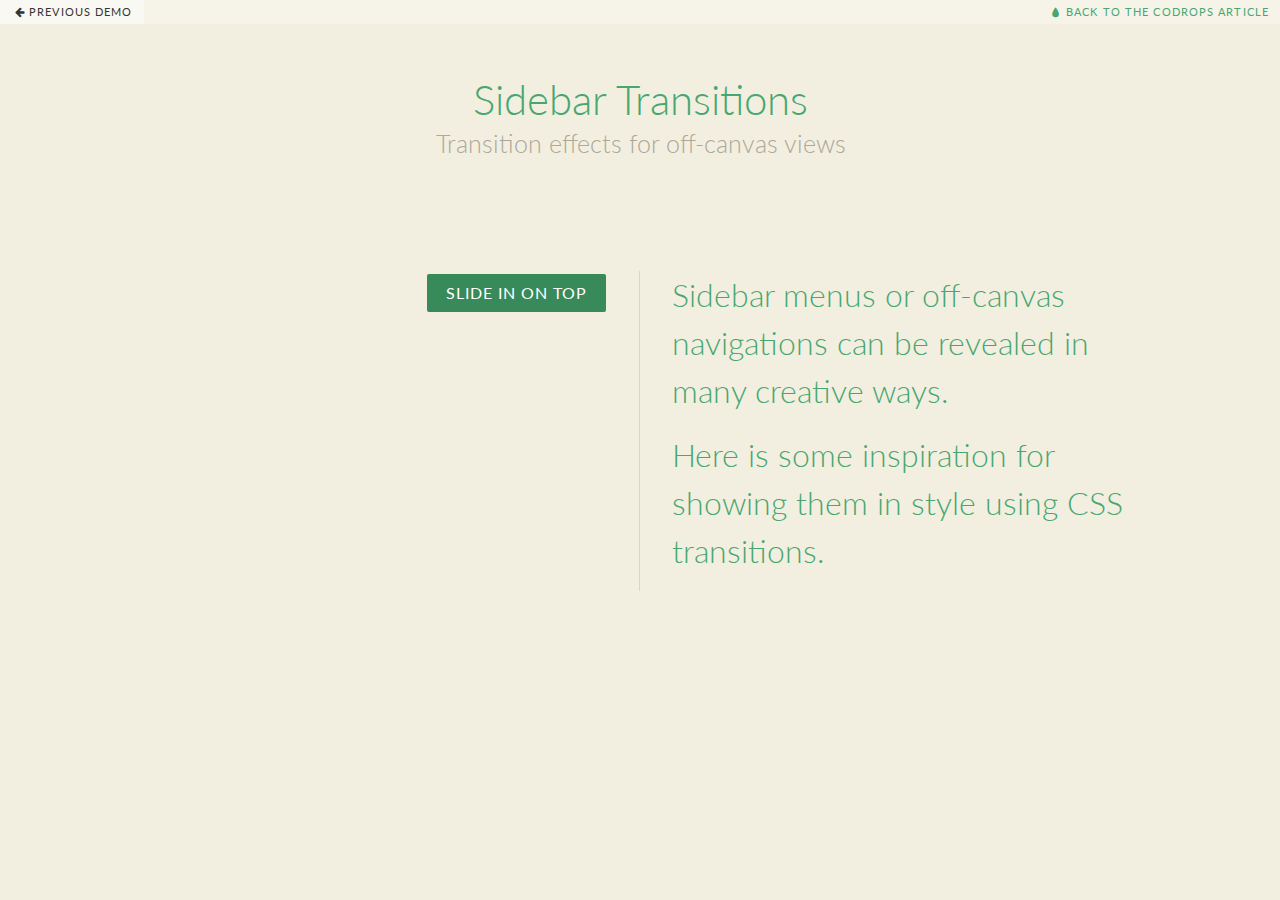
<file: SidebarTransitions/index.html>
<!DOCTYPE html>
<html lang="en" class="no-js">
	<head>
		<meta charset="UTF-8" />
		<meta http-equiv="X-UA-Compatible" content="IE=edge,chrome=1"> 
		<meta name="viewport" content="width=device-width, initial-scale=1.0"> 
		<title>Sidebar Transitions</title>
		<meta name="description" content="Sidebar Transitions: Transition effects for off-canvas views" />
		<meta name="keywords" content="transition, off-canvas, navigation, effect, 3d, css3, smooth" />
		<meta name="author" content="Codrops" />
		<link rel="shortcut icon" href="../favicon.ico">
		<link rel="stylesheet" type="text/css" href="css/normalize.css" />
		<link rel="stylesheet" type="text/css" href="css/demo.css" />
		<link rel="stylesheet" type="text/css" href="css/icons.css" />
		<link rel="stylesheet" type="text/css" href="css/component.css" />
		<script src="js/modernizr.custom.js"></script>
	</head>
	<body>
		<div id="st-container" class="st-container">
			<!-- 	
				example menus 
				these menus will be on top of the push wrapper
			-->
			<nav class="st-menu st-effect-1" id="menu-1">
				<h2 class="icon icon-lab">Sidebar</h2>
				<ul>
					<li><a class="icon icon-data" href="#">Data Management</a></li>
					<li><a class="icon icon-location" href="#">Location</a></li>
					<li><a class="icon icon-study" href="#">Study</a></li>
					<li><a class="icon icon-photo" href="#">Collections</a></li>
					<li><a class="icon icon-wallet" href="#">Credits</a></li>
				</ul>
			</nav>
			


				<div class="st-content"><!-- this is the wrapper for the content -->
					<div class="st-content-inner"><!-- extra div for emulating position:fixed of the menu -->
						<!-- Top Navigation -->
						<div class="codrops-top clearfix">
							<a class="codrops-icon codrops-icon-prev" href="http://tympanus.net/Tutorials/3DShadingWithBoxShadows/"><span>Previous Demo</span></a>
							<span class="right"><a class="codrops-icon codrops-icon-drop" href="http://tympanus.net/codrops/?p=16292"><span>Back to the Codrops Article</span></a></span>
						</div>
						<header class="codrops-header">
							<h1>Sidebar Transitions <span>Transition effects for off-canvas views</span></h1>
						</header>
						<div class="main clearfix">
							<div id="st-trigger-effects" class="column">
								<button data-effect="st-effect-1">Slide in on top</button>
							</div>
							<div class="column">
								<p>Sidebar menus or off-canvas navigations can be revealed in many creative ways.</p>
								<p>Here is some inspiration for showing them in style using CSS transitions.</p>
							</div>
						</div><!-- /main -->
					</div><!-- /st-content-inner -->
				</div><!-- /st-content -->
			</div><!-- /st-pusher -->
		</div><!-- /st-container -->
		<script src="js/classie.js"></script>
		<script src="js/sidebarEffects.js"></script>
	</body>
</html>
</file>
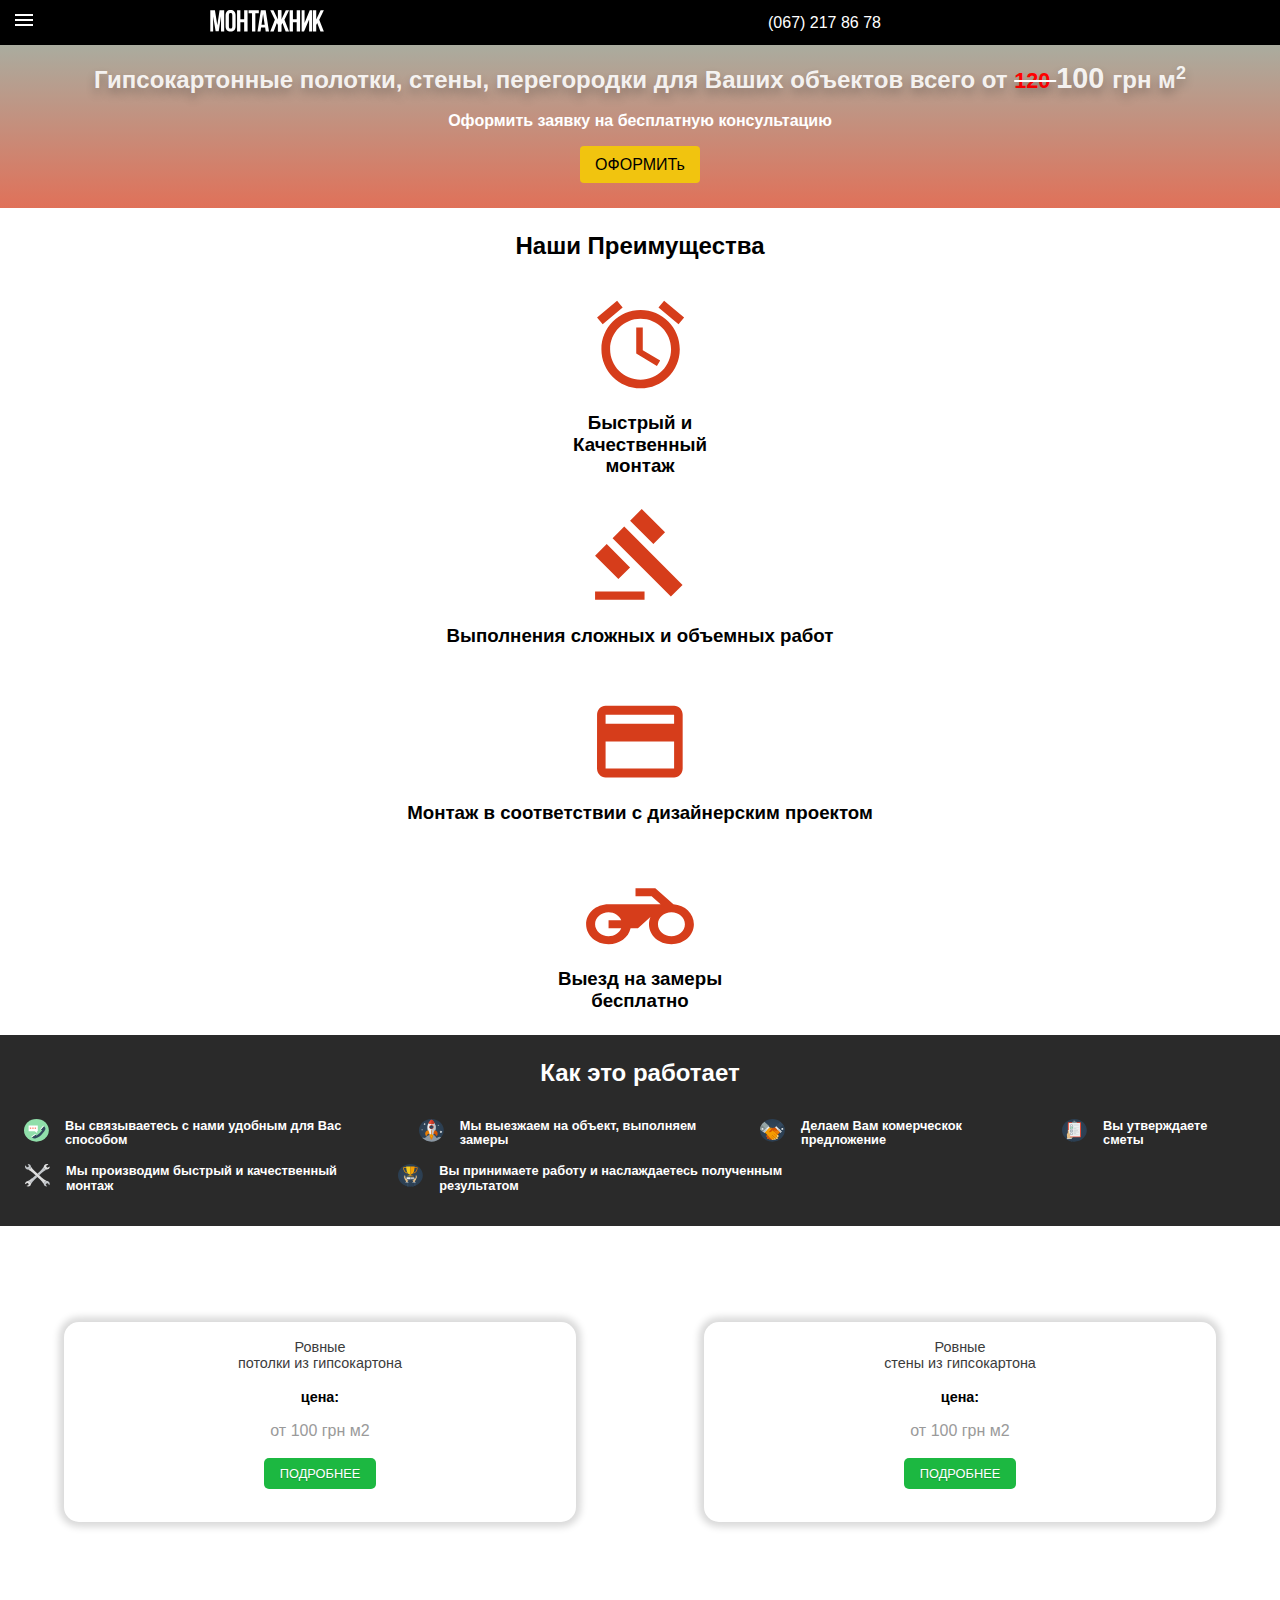
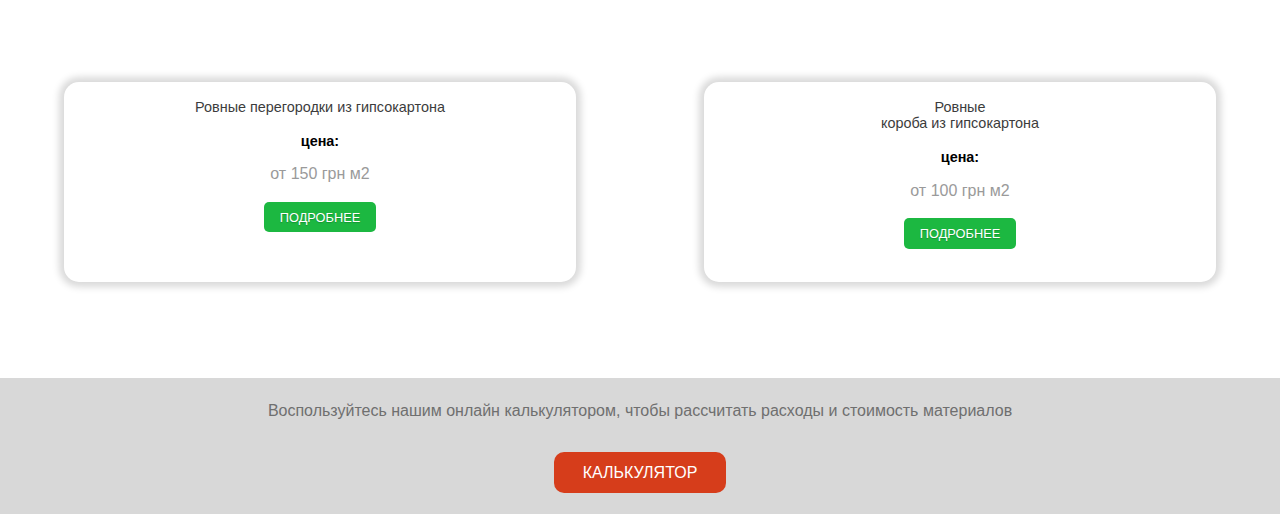
<file: 1index.html>
<!DOCTYPE html>
<html class="no-js" lang="ru">

<head>
    <meta charset="utf-8">
    <meta http-equiv="x-ua-compatible" content="ie=edge">
    <title></title>
    <meta http-equiv="Cache-Control" content="no-cache" />
    <meta name="description" content="">
    <meta name="viewport" content="width=device-width, initial-scale=1">
    <link rel="stylesheet" href="css/main.css">
</head>

<body>
    <header>
        <svg class="logo-img" x="0px" y="0px" width="150px" height="35px" viewBox="0 0 150 35" style="enable-background:new 0 0 150 35;" xml:space="preserve">
            <g id="XMLID_2_">
                <path id="XMLID_4_" class="st0" d="M10.6,23.7l2.9-19.4h6v27.3h-4.1V12l-3,19.5H8.4L5.2,12.3v19.3H1.5V4.3h6L10.6,23.7z" />
                <path id="XMLID_6_" class="st0" d="M21.3,10.9c0-2.2,0.6-3.9,1.7-5.1C24.1,4.6,25.7,4,27.8,4s3.7,0.6,4.8,1.8
                c1.1,1.2,1.7,2.9,1.7,5.1V25c0,2.2-0.6,3.9-1.7,5.1c-1.1,1.2-2.7,1.8-4.8,1.8s-3.7-0.6-4.8-1.8c-1.1-1.2-1.7-2.9-1.7-5.1V10.9z
                 M25.6,25.3c0,1,0.2,1.7,0.6,2.1c0.4,0.4,0.9,0.6,1.6,0.6c0.7,0,1.2-0.2,1.6-0.6c0.4-0.4,0.6-1.1,0.6-2.1V10.6c0-1-0.2-1.7-0.6-2.1
                c-0.4-0.4-0.9-0.6-1.6-0.6c-0.7,0-1.2,0.2-1.6,0.6c-0.4,0.4-0.6,1.1-0.6,2.1V25.3z" />
                <path id="XMLID_9_" class="st0" d="M40.5,31.6h-4.3V4.3h4.3V16h4.9V4.3h4.4v27.3h-4.4V19.9h-4.9V31.6z" />
                <path id="XMLID_11_" class="st0" d="M51.2,4.3h13.2v3.9h-4.5v23.4h-4.3V8.2h-4.5V4.3z" />
                <path id="XMLID_13_" class="st0" d="M77.6,31.6h-4.3l-0.7-4.9h-5.3l-0.7,4.9h-3.9L67,4.3h6.3L77.6,31.6z M67.9,22.9H72L69.9,9.1
                L67.9,22.9z" />
                <path id="XMLID_16_" class="st0" d="M83.6,31.6h-4.4l6-15.1l-6-12.2h4.2l5.7,11.9V4.3h4.3v27.3h-4.3v-8.4l-1.3-2.5L83.6,31.6z" />
                <path id="XMLID_18_" class="st0" d="M95,20.7l-1.3,2.5v8.4h-4.3V4.3h4.3v11.9l5.7-11.9h4.2l-6,12.2l6,15.1h-4.4L95,20.7z" />
                <path id="XMLID_20_" class="st0" d="M108.6,31.6h-4.3V4.3h4.3V16h4.9V4.3h4.4v27.3h-4.4V19.9h-4.9V31.6z" />
                <path id="XMLID_22_" class="st0" d="M123,31.6h-3.1V4.3h3.8v16.3l6.7-16.3h3.1v27.3h-3.9V16.1L123,31.6z" />
                <path id="XMLID_24_" class="st0" d="M140.1,20.7l-1.3,2.5v8.4h-4.3V4.3h4.3v11.9l5.7-11.9h4.2l-6,12.2l6,15.1h-4.4L140.1,20.7z" />
            </g>
        </svg>
        <!-- <img src="img/logo2.png" alt="" class="logo-img"> -->
        <svg id="msvg" class="menu-svg" fill="#FFFFFF" height="24" viewBox="0 0 24 24" width="24" xmlns="http://www.w3.org/2000/svg">
            <path d="M0 0h24v24H0z" fill="none" />
            <path d="M3 18h18v-2H3v2zm0-5h18v-2H3v2zm0-7v2h18V6H3z" />
        </svg>
        <div class="tel-svg"><a href="tel:0672718678"> (067) 217 86 78</a></div>
    </header>
    <section class="banner">
        <h1>Гипсокартонные полотки, стены, перегородки для Ваших объектов всего от <span class="price_no"> 120 </span> <span class="price_yes">100 </span>грн м<sup>2</sup></h1>
        <h4>Оформить заявку на 
бесплатную консультацию</h4>
        <a class="btn-warning">ОФОРМИТь</a>
    </section>
    <section id="preim">
        <h2>Наши Преимущества</h2>
        <div class="prm">
            <svg width="105px" height="105px" viewBox="29 0 105 105">
                <g id="ic_alarm" stroke="none" stroke-width="1" fill="none" fill-rule="evenodd" transform="translate(29.000000, 0.000000)">
                    <g id="Group">
                        <polygon id="Shape" points="0 0 104.487179 0 104.487179 104.430756 0 104.430756"></polygon>
                        <path d="M96.1282051,33.5139145 L76.1014957,16.7179487 L70.4849615,23.3751752 L90.5116709,40.171141 L96.1282051,33.5139145 L96.1282051,33.5139145 Z M34.6549145,23.3751752 L29.082265,16.7179487 L9.05555556,33.4700299 L14.6720897,40.1272564 L34.6556111,23.3751752 L34.6549145,23.3751752 Z M54.7686966,43.4346239 L48.2382479,43.4346239 L48.2382479,69.5424872 L68.9183504,81.9437222 L72.1839231,76.5918889 L54.7693932,66.2797009 L54.7693932,43.4353205 L54.7686966,43.4346239 Z M52.5918803,26.0298462 C30.9539786,26.0298462 13.409188,43.5655812 13.409188,65.1909444 C13.409188,86.8170043 30.9107906,104.352043 52.5918803,104.352043 C74.2297821,104.352043 91.7745726,86.8163077 91.7745726,65.1909444 C91.7745726,43.5648846 74.2290855,26.0298462 52.5918803,26.0298462 L52.5918803,26.0298462 Z M52.5918803,95.6503504 C35.7429744,95.6503504 22.116453,82.0307949 22.116453,65.191641 C22.116453,48.3524872 35.7436709,34.7329316 52.5918803,34.7329316 C69.4407863,34.7329316 83.0673077,48.3524872 83.0673077,65.191641 C83.0673077,82.0307949 69.4400897,95.6503504 52.5918803,95.6503504 L52.5918803,95.6503504 Z" id="Shape" fill="#D63D1B"></path>
                    </g>
                </g>
            </svg>
            <h3>Быстрый и <br> Качественный <br>монтаж</h3></div>
        <div class="prm">
            <svg width="101px" height="101px" viewBox="39 0 101 101">
                <g id="ic_gavel" stroke="none" stroke-width="1" fill="none" fill-rule="evenodd" transform="translate(39.777778, 0.000000)">
                    <g id="Page-1-Copy">
                        <g id="Desktop-HD">
                            <g id="Group-3">
                                <g id="Group-5" transform="translate(0.000000, 0.023187)">
                                    <g id="ic_gavel" transform="translate(0.303445, 0.000000)">
                                        <polygon id="Bounds" points="0 0 98.9496957 0 98.9496957 99.1734327 0 99.1734327"></polygon>
                                        <path d="M3.99014649,90.5827093 L53.4649944,90.5827093 L53.4649944,98.8471616 L3.99014649,98.8471616 L3.99014649,90.5827093 L3.99014649,90.5827093 Z M21.491874,37.1530222 L33.1596923,25.4712183 L91.4575548,83.9091632 L79.797982,95.5950996 L21.491874,37.1530222 L21.491874,37.1530222 Z M50.649051,7.93818182 L73.972319,31.3100541 L62.3045007,43.0042547 L38.9936014,19.6158535 L50.649051,7.93818182 L50.649051,7.93818182 Z M15.6373503,43.0001225 L38.9606182,66.376127 L27.3010457,78.0620632 L3.97777778,54.6860586 L15.6373503,43.0001225 L15.6373503,43.0001225 Z" id="Icon" fill="#D63D1B"></path>
                                    </g>
                                </g>
                            </g>
                        </g>
                    </g>
                </g>
            </svg>
            <h3>Выполнения сложных и объемных работ</h3></div>
        <div class="prm">
            <svg width="104px" height="109px" viewBox="41 0 104 109">
                <g id="ic_credit_card" stroke="none" stroke-width="1" fill="none" fill-rule="evenodd" transform="translate(41.111111, 0.000000)">
                    <g id="Page-1-Copy">
                        <g id="Desktop-HD">
                            <g id="Group-3">
                                <g id="Group-4" transform="translate(0.000000, 0.025097)">
                                    <g id="ic_credit_card">
                                        <polygon id="Bounds" points="0 0 102.777778 0 102.777778 107.341151 0 107.341151"></polygon>
                                        <path d="M85.9907407,35.7998084 L17.4722222,35.7998084 C12.71875,35.7998084 8.95023148,39.7803761 8.95023148,44.7449043 L8.90740741,98.4154797 C8.90740741,103.380008 12.71875,107.360576 17.4722222,107.360576 L85.9907407,107.360576 C90.744213,107.360576 94.5555556,103.380008 94.5555556,98.4154797 L94.5555556,44.7449043 C94.5555556,39.7803761 90.744213,35.7998084 85.9907407,35.7998084 L85.9907407,35.7998084 L85.9907407,35.7998084 Z M85.9907407,98.4154797 L17.4722222,98.4154797 L17.4722222,71.5801921 L85.9907407,71.5801921 L85.9907407,98.4154797 L85.9907407,98.4154797 L85.9907407,98.4154797 Z M85.9907407,53.6900002 L17.4722222,53.6900002 L17.4722222,44.7449043 L85.9907407,44.7449043 L85.9907407,53.6900002 L85.9907407,53.6900002 L85.9907407,53.6900002 Z" id="Icon" fill="#D63D1B"></path>
                                    </g>
                                </g>
                            </g>
                        </g>
                    </g>
                </g>
            </svg>
            <h3>Монтаж в соответствии с дизайнерским проектом</h3></div>
        <div class="prm">
            <svg width="109px" height="97px" viewBox="43 0 109 97">
                <g id="ic_motorcycle" stroke="none" stroke-width="1" fill="none" fill-rule="evenodd" transform="translate(43.111111, 0.000000)">
                    <g id="Page-1-Copy">
                        <g id="Desktop-HD">
                            <g id="Group-3">
                                <g id="Group-7" transform="translate(0.000000, 0.452618)">
                                    <g id="ic_motorcycle">
                                        <polygon id="Bounds" points="0 0 107.777778 0 107.777778 95.8289039 0 95.8289039"></polygon>
                                        <path d="M69.2023148,39.795912 L49.3981481,39.795912 L49.3981481,47.781654 L65.5199074,47.781654 L74.5013889,55.7673959 L22.4537037,55.7673959 C9.87962963,55.7673959 0,64.5517121 0,75.7317509 C0,86.9117894 9.87962963,95.696106 22.4537037,95.696106 C33.5009259,95.696106 42.4375,88.9481539 44.4583333,79.7246219 L51.8680556,79.7246219 L64.3074074,68.6643692 C63.3643519,70.8205195 62.8703704,73.2162422 62.8703704,75.7317509 C62.8703704,86.9117894 72.75,95.696106 85.3240741,95.696106 C97.8981481,95.696106 107.777778,86.9117894 107.777778,75.7317509 C107.777778,65.1506428 98.9310185,56.6857563 87.3,55.887182 L69.2023148,39.795912 L69.2023148,39.795912 Z M35.1175926,79.7246219 C33.2314815,84.3164233 28.2018519,87.7103637 22.4537037,87.7103637 C15.1337963,87.7103637 8.98148148,82.2401306 8.98148148,75.7317509 C8.98148148,69.2233712 15.1337963,63.7531379 22.4537037,63.7531379 C28.2018519,63.7531379 33.2314815,67.1470782 35.1175926,71.7388799 L22.4537037,71.7388799 L22.4537037,79.7246219 L35.1175926,79.7246219 L35.1175926,79.7246219 L35.1175926,79.7246219 Z M85.3240741,87.7103637 C77.8694444,87.7103637 71.8518519,82.3599168 71.8518519,75.7317509 C71.8518519,69.1035851 77.8694444,63.7531379 85.3240741,63.7531379 C92.7787037,63.7531379 98.7962963,69.1035851 98.7962963,75.7317509 C98.7962963,82.3599168 92.7787037,87.7103637 85.3240741,87.7103637 L85.3240741,87.7103637 L85.3240741,87.7103637 Z" id="Icon" fill="#D63D1B"></path>
                                    </g>
                                </g>
                            </g>
                        </g>
                    </g>
                </g>
            </svg>
            <h3>Выезд на замеры <br>бесплатно</h3></div>
    </section>
    <section id="work">
        <h2>Как это работает</h2>
        <div class="worklist">
            <svg width="25px" height="23px" viewBox="0 3 25 23">
                <g id="Group-2" stroke="none" stroke-width="1" fill="none" fill-rule="evenodd" transform="translate(0.000000, 3.000000)">
                    <ellipse id="Oval" fill="#90DFAA" cx="12.408547" cy="11.3222174" rx="12.408547" ry="11.3222174"></ellipse>
                    <path d="M19.6374471,6.78436233 C19.475276,6.65880903 19.2295622,6.68122926 19.101791,6.83368684 L16.3694535,10.0935886 C16.2416823,10.2460462 16.2809965,10.4702485 16.4579105,10.5778657 C16.610253,10.6720306 16.7625956,10.7572275 16.9198524,10.8334563 L20.0551605,7.13411796 C19.9224751,7.01753275 19.7848753,6.89646349 19.6374471,6.78436233 L19.6374471,6.78436233 Z" id="Shape" fill="#FFFFFF"></path>
                    <path d="M11.6910627,19.3396925 C17.4604228,17.2187385 20.384417,12.1876383 21.1559584,10.6675466 C21.2444153,10.5419933 21.3083009,10.4029878 21.3525294,10.2594984 C21.362358,10.2370781 21.3672722,10.22811 21.3672722,10.22811 L21.362358,10.223626 C21.6179003,9.33130073 21.1117299,8.13854437 20.0502463,7.138602 L16.9149381,10.8379404 C17.3473944,11.0576586 17.7896793,11.2235683 18.2172213,11.3267014 C17.0279665,12.9454422 15.1359702,15.0394919 12.4478612,16.6761689 C12.3299186,16.2681206 12.1431761,15.8466203 11.8876337,15.429604 L7.82844174,18.2949097 C9.11106778,19.4383415 10.6836361,19.8867462 11.6910627,19.3396925 L11.6910627,19.3396925 Z" id="Shape" fill="#324A5E"></path>
                    <g id="Group" transform="translate(4.570277, 6.367346)" fill="#FFFFFF">
                        <path d="M7.31735703,9.06225794 C7.23381434,8.9322206 7.14535737,8.7976992 7.05198612,8.66766185 C6.9340435,8.50623618 6.68832969,8.47036381 6.52124431,8.58694902 L2.94856563,11.0800789 C2.78148024,11.1966641 2.75199458,11.4253504 2.89450859,11.5688399 C3.01245121,11.6943932 3.13530812,11.8109784 3.26307929,11.9230796 L7.31735703,9.06225794 L7.31735703,9.06225794 Z" id="Shape"></path>
                        <path d="M8.88009681,0.0179361859 L0.383313531,0.0179361859 C0.191656766,0.0179361859 0.0393142083,0.156941627 0.0393142083,0.33181944 L0.0393142083,5.51537718 C0.0393142083,5.69025499 0.191656766,5.82926043 0.383313531,5.82926043 L6.08387374,5.82926043 L8.87026826,7.59597474 L8.1429554,5.82926043 L8.88009681,5.82926043 C9.07175358,5.82926043 9.22409613,5.69025499 9.22409613,5.51537718 L9.22409613,0.33181944 C9.22409613,0.156941627 9.0668393,0.0179361859 8.88009681,0.0179361859 L8.88009681,0.0179361859 Z" id="Shape"></path>
                    </g>
                    <g id="Group" transform="translate(5.847988, 8.564529)" fill="#FF7058">
                        <rect id="Rectangle-path" x="0.0196571042" y="0" width="1.34159736" height="1.22414469"></rect>
                        <rect id="Rectangle-path" x="2.43748092" y="0" width="1.34159736" height="1.22414469"></rect>
                        <rect id="Rectangle-path" x="4.85530473" y="0" width="1.34159736" height="1.22414469"></rect>
                    </g>
                </g>
            </svg>
            <h4>Вы связываетесь с нами удобным для Вас способом</h4>
        </div>
        <div class="worklist">
            <svg width="25px" height="23px" viewBox="0 0 25 23">
                <defs>
                    <radialGradient cx="50%" cy="50%" fx="50%" fy="50%" r="50%" id="radialGradient-1">
                        <stop stop-color="#33495F" offset="0.51%"></stop>
                        <stop stop-color="#2B3E51" offset="100%"></stop>
                    </radialGradient>
                </defs>
                <g id="transport" stroke="none" stroke-width="1" fill="none" fill-rule="evenodd">
                    <g id="mission_1">
                        <path d="M24.817094,11.3222174 C24.817094,17.57531 19.2616033,22.6444347 12.408547,22.6444347 C9.00128602,22.6444347 5.9147569,21.3913395 3.67229979,19.3626281 C1.40454089,17.3110512 0,14.4663441 0,11.3222174 C0,5.06912478 5.55549069,0 12.408547,0 C19.2616033,0 24.817094,5.06912478 24.817094,11.3222174 L24.817094,11.3222174 Z" id="Shape" fill="url(#radialGradient-1)"></path>
                        <path d="M18.4711886,18.8527745 C18.3584938,18.8401255 18.2439571,18.832828 18.12753,18.832828 C17.8773717,18.832828 17.6352112,18.8633449 17.4045867,18.9198233 C17.196065,18.083306 16.5412718,17.4021596 15.6803319,17.0953983 C15.6837733,17.0591318 15.685906,17.0225115 15.685906,16.9853605 C15.685906,16.2931131 15.0708105,15.7317788 14.3119987,15.7317788 C14.284128,15.7317788 14.256548,15.7327518 14.2292105,15.7342555 C14.0504498,14.9328106 13.2737523,14.3296814 12.3426266,14.3296814 C11.4837225,14.3296814 10.7563684,14.8430289 10.5084882,15.5517732 C9.98839563,15.6379282 9.58996494,16.0391593 9.55787722,16.5311892 C8.42152575,16.6054913 7.46664928,17.2758462 7.0663767,18.2018797 C6.56179476,18.3377463 6.11339059,18.592452 5.75945618,18.9305263 C5.26209641,18.74026 4.7160234,18.6348661 4.14285516,18.6348661 C3.76744814,18.6348661 3.40377108,18.6803761 3.05773742,18.7651158 C3.2547231,18.9709502 3.45975495,19.1702831 3.67234826,19.3626281 C5.9147569,21.3913395 9.00128602,22.6444347 12.408547,22.6444347 C16.3074482,22.6444347 19.7856706,21.0031555 22.0605062,18.4370369 C21.6430265,18.0695955 21.0757717,17.8430627 20.4498671,17.8430627 C19.6130657,17.8430627 18.8799436,18.2470359 18.4711886,18.8527745 L18.4711886,18.8527745 Z" id="Shape" fill="#ECF0F1" opacity="0.5"></path>
                        <path d="M14.2126819,16.5460054 C14.2126819,18.4575584 12.408547,20.8753383 12.408547,20.8753383 C12.408547,20.8753383 10.6044121,18.634468 10.6044121,16.5460054 C10.6044121,15.6368225 11.412131,14.8998169 12.408547,14.8998169 C13.404963,14.8998169 14.2126819,15.6368667 14.2126819,16.5460054 L14.2126819,16.5460054 Z" id="Shape" fill="#E87E04"></path>
                        <path d="M13.6067958,15.9931185 C13.6067958,17.2626664 12.408547,18.8685195 12.408547,18.8685195 C12.408547,18.8685195 11.2103467,17.3802671 11.2103467,15.9931185 C11.2103467,15.3892817 11.746774,14.8998169 12.408547,14.8998169 C13.07032,14.8998612 13.6067958,15.3892817 13.6067958,15.9931185 L13.6067958,15.9931185 Z" id="Shape" fill="#F59D00"></path>
                        <path d="M13.178604,15.742526 C13.178604,16.5156212 12.4489233,17.4935335 12.4489233,17.4935335 C12.4489233,17.4935335 11.7192425,16.5872254 11.7192425,15.742526 C11.7192425,15.3748193 12.0459363,15.0767266 12.4489233,15.0767266 C12.8519102,15.0767708 13.178604,15.3748193 13.178604,15.742526 L13.178604,15.742526 Z" id="Shape" fill="#F2C500"></path>
                        <g id="Group" transform="translate(6.204274, 0.840321)">
                            <path d="M9.38822911,3.44310399 C9.31823715,3.30851998 6.25274439,4.28563619 6.25274439,4.28563619 C6.25274439,4.28563619 3.18725163,3.30847575 3.11730814,3.44305977 C3.12133122,3.44562496 3.12559666,3.44819015 3.12966822,3.45075534 C0.496390351,8.52412595 4.03229307,14.1764334 4.03229307,14.1764334 C4.03229307,14.1764334 4.13820196,14.3739088 4.40013863,14.3739088 L6.25274439,14.3739088 L8.12740441,14.3739088 C8.38934108,14.3739088 8.48977276,14.1764334 8.48977276,14.1764334 C8.48977276,14.1764334 12.0226703,8.52027816 9.38430297,3.4455365 C9.38551474,3.44474041 9.3869204,3.44390009 9.38822911,3.44310399 L9.38822911,3.44310399 Z" id="Shape" fill="#ECF0F1"></path>
                            <path d="M9.38420603,3.44549227 C12.0226703,8.52023394 8.48972429,14.1764334 8.48972429,14.1764334 C8.48972429,14.1764334 8.38934108,14.3739088 8.12740441,14.3739088 L6.25274439,14.3739088 L6.25274439,4.28563619 C7.85228365,4.19116643 8.84409494,3.78896235 9.38420603,3.44549227 L9.38420603,3.44549227 Z" id="Shape" fill="#BDC3C7"></path>
                            <path d="M6.25274439,0.00521883457 C5.08944311,0.00521883457 3.75247064,2.22123329 3.11730814,3.44305977 C3.6574677,3.78652985 4.65320513,4.19116643 6.25274439,4.28563619 C7.85228365,4.19112221 8.84802108,3.78652985 9.38822911,3.44305977 C8.75301814,2.22127752 7.41604567,0.00521883457 6.25274439,0.00521883457 L6.25274439,0.00521883457 Z" id="Shape" fill="#E94B35"></path>
                            <path d="M6.25274439,0.00521883457 L6.25274439,4.28563619 C7.85228365,4.19112221 8.84802108,3.78652985 9.38822911,3.44305977 C8.75301814,2.22127752 7.41604567,0.00521883457 6.25274439,0.00521883457 L6.25274439,0.00521883457 Z" id="Shape" fill="#C23824"></path>
                            <path d="M3.13310965,10.3523102 L4.403677,13.6020962 C4.4484641,13.7166452 4.37609707,13.8081075 4.2428506,13.8054096 C4.2428506,13.8054096 1.87049152,13.5781692 1.86845574,15.6109052 C1.86845574,15.6109052 1.87824686,15.7891417 1.7025399,15.7891417 L0.788572857,15.7891417 C0.655277918,15.7891417 0.502546154,15.6979448 0.449179708,15.5864917 C0.449179708,15.5865359 -1.52843247,11.4574206 3.13310965,10.3523102 L3.13310965,10.3523102 Z" id="Shape" fill="#E87E04"></path>
                            <path d="M9.37237913,10.3523102 L8.10181178,13.6020962 C8.05702468,13.7166452 8.12939171,13.8081075 8.26263818,13.8054096 C8.26263818,13.8054096 10.6349973,13.5781692 10.637033,15.6109052 C10.637033,15.6109052 10.6272419,15.7891417 10.8029489,15.7891417 L11.7169159,15.7891417 C11.8502109,15.7891417 12.0029426,15.6979448 12.0563091,15.5864917 C12.0563091,15.5865359 14.0339213,11.4574206 9.37237913,10.3523102 L9.37237913,10.3523102 Z" id="Shape" fill="#D55400"></path>
                            <ellipse id="Oval" fill="#E94B35" cx="6.24014196" cy="7.22428232" rx="2.28574161" ry="2.08563205"></ellipse>
                            <path d="M6.24019043,8.9041721 C5.22501618,8.9041721 4.39912074,8.150537 4.39912074,7.22428232 C4.39912074,6.29798341 5.22501618,5.54439255 6.24019043,5.54439255 C7.25536468,5.54439255 8.08121165,6.29798341 8.08121165,7.22428232 C8.08126012,8.150537 7.25536468,8.9041721 6.24019043,8.9041721 L6.24019043,8.9041721 Z" id="Shape" fill="#2B3E51"></path>
                            <path d="M6.18910212,8.90302218 L8.07995141,7.17771086 C8.06720357,6.7539238 7.88194784,6.36901264 7.58569378,6.07932309 L4.98542459,8.45194681 C5.30286042,8.72230898 5.72470255,8.89139038 6.18910212,8.90302218 L6.18910212,8.90302218 Z" id="Shape" fill="#33495F"></path>
                            <path d="M4.56421258,7.91816618 L7.00074712,5.69498688 C6.83255314,5.62506335 6.65093273,5.57765156 6.46044214,5.55677622 L4.41278953,7.42516323 C4.43557085,7.59902118 4.48758011,7.76465284 4.56421258,7.91816618 L4.56421258,7.91816618 Z" id="Shape" fill="#33495F"></path>
                            <path d="M6.10733173,10.3492143 C5.97350361,10.3492143 5.8649773,10.4481953 5.8649773,10.5703514 L5.8649773,15.5680489 C5.8649773,15.690205 5.97350361,15.7891859 6.10733173,15.7891859 L6.25274439,15.7891859 L6.25274439,10.3492143 L6.10733173,10.3492143 L6.10733173,10.3492143 Z" id="Shape" fill="#E87E04"></path>
                            <path d="M6.34968616,10.3492143 L6.25274439,10.3492143 L6.25274439,15.7891859 L6.34968616,15.7891859 C6.48351428,15.7891859 6.5920406,15.690205 6.5920406,15.5680489 L6.5920406,10.5703514 C6.5920406,10.4481953 6.48351428,10.3492143 6.34968616,10.3492143 L6.34968616,10.3492143 Z" id="Shape" fill="#D55400"></path>
                        </g>
                        <g id="Group" opacity="0.5" transform="translate(2.375073, 9.951168)" fill="#ECF0F1">
                            <path d="M0.891670433,0.0937178852 C0.985994778,0.00778402444 1.07741087,0.0360895679 1.09481192,0.156697719 L1.11725394,0.312068616 C1.13465499,0.432676768 1.24608956,0.57650431 1.36479476,0.631788575 L1.51781735,0.702994708 C1.63652255,0.758278972 1.63526231,0.846335749 1.51495757,0.898745231 L1.3598992,0.966192034 C1.23959446,1.01860152 1.12403986,1.15973119 1.10314891,1.27980861 L1.0761991,1.43460455 C1.05525968,1.55468197 0.96311652,1.58082037 0.87131266,1.49258669 L0.753092167,1.37892224 C0.661288308,1.29073278 0.478504594,1.23407747 0.346857666,1.25305103 L0.177209562,1.27750878 C0.0455626335,1.29648234 -0.0101788862,1.22452435 0.0534149172,1.11762669 L0.135379187,0.979902532 C0.19897299,0.873004878 0.201541947,0.696891325 0.141098751,0.588445711 L0.0632060363,0.448731318 C0.00276284054,0.34037416 0.0605401376,0.269787211 0.191605415,0.291945144 L0.360477985,0.320516052 C0.491543263,0.342673985 0.675926516,0.290485639 0.770250861,0.204551779 L0.891670433,0.0937178852 L0.891670433,0.0937178852 Z" id="Shape"></path>
                        </g>
                        <path d="M5.18536699,4.42614667 C5.20262263,4.30549429 5.29399025,4.27710029 5.38841154,4.3629457 L5.54293673,4.50350041 C5.63735801,4.58934582 5.82178974,4.64140148 5.95285501,4.61911087 L6.16733869,4.58262325 C6.29840397,4.56033264 6.35622973,4.63083113 6.29593195,4.73932097 L6.19719675,4.9168498 C6.1368505,5.02533964 6.13966181,5.20149742 6.20335256,5.30830662 L6.30766191,5.48318181 C6.37135265,5.59003524 6.31575654,5.66199323 6.18410962,5.64315236 L5.96851111,5.61237008 C5.83681571,5.5935292 5.65408047,5.65036143 5.56247049,5.73868357 L5.41240463,5.88321875 C5.32074618,5.97154089 5.22855455,5.94553517 5.20746972,5.82541352 L5.17295845,5.6288669 C5.15187361,5.50874525 5.0361736,5.36774826 4.91582039,5.31551569 L4.71878624,5.22997988 C4.59843303,5.17770308 4.59702737,5.0896463 4.7156841,5.03422935 L4.90995542,4.94351893 C5.02861215,4.88810199 5.13985283,4.74414176 5.15710847,4.62353361 L5.18536699,4.42614667 L5.18536699,4.42614667 Z" id="Shape" fill="#ECF0F1"></path>
                        <path d="M21.6471465,11.8357418 C21.6768591,11.7171682 21.7707473,11.6967793 21.8558137,11.790453 L22.1627798,12.1283504 C22.2478462,12.2219798 22.4260736,12.289692 22.5588354,12.2788563 L23.0378732,12.2396266 C23.1706349,12.2287909 23.2208992,12.3039332 23.1495986,12.4067177 L22.8923151,12.7773877 C22.820966,12.8801722 22.8054553,13.055755 22.8578523,13.1676061 L23.0466949,13.5711813 C23.0990434,13.6830324 23.0362252,13.7499042 22.9070987,13.7197854 L22.4411481,13.6110744 C22.3119732,13.5809555 22.124197,13.6217332 22.0237653,13.7017406 L21.6614939,13.9903244 C21.5610622,14.0703318 21.4719727,14.0364536 21.4634903,13.9150936 L21.4328082,13.4771538 C21.4243258,13.3557495 21.3237487,13.2053763 21.2093574,13.1429715 L20.7965794,12.9177655 C20.6821881,12.8553606 20.6899434,12.7675692 20.8137865,12.7226784 L21.2608335,12.5607176 C21.3847251,12.5158268 21.5103617,12.3821273 21.5400743,12.2635536 L21.6471465,11.8357418 L21.6471465,11.8357418 Z" id="Shape" fill="#ECF0F1"></path>
                        <g id="Group" opacity="0.5" transform="translate(18.661291, 5.616881)" fill="#ECF0F1">
                            <path d="M0.86636863,0.0770883784 C0.956524479,-0.0124279027 1.04915234,0.012250993 1.07222449,0.132063051 L1.10353668,0.295041063 C1.12660882,0.414808893 1.24458696,0.554213695 1.36581265,0.604854081 L1.5307106,0.673671934 C1.65193629,0.72431232 1.65479607,0.812324869 1.53701182,0.869334003 L1.37686401,0.946908883 C1.25912823,1.00391802 1.15031108,1.1494262 1.13504276,1.27025549 L1.11424874,1.43460455 C1.09898042,1.55538961 1.0080975,1.5850662 0.91227056,1.50050339 L0.781980816,1.38551212 C0.686153873,1.30094931 0.500849673,1.25145884 0.370220633,1.27556278 L0.192526362,1.30829106 C0.0618973224,1.332395 0.00285978232,1.2626926 0.0613641426,1.15340667 L0.140953339,1.00480256 C0.19950617,0.89551663 0.193786605,0.719447305 0.128302437,0.613478426 L0.0392614183,0.469385519 C-0.0262227497,0.363416641 0.0282100561,0.290706777 0.160196281,0.30773433 L0.339732445,0.330865266 C0.47171867,0.34789282 0.653484495,0.288539633 0.743688815,0.198979125 L0.86636863,0.0770883784 L0.86636863,0.0770883784 Z" id="Shape"></path>
                        </g>
                    </g>
                </g>
            </svg>
            <h4>Мы выезжаем на объект, выполняем замеры</h4>
        </div>
        <div class="worklist">
            <svg width="25px" height="23px" viewBox="0 0 25 23">
                <defs>
                    <radialGradient cx="50%" cy="50%" fx="50%" fy="50%" r="50%" id="radialGradient-1">
                        <stop stop-color="#2A93D8" offset="0%"></stop>
                        <stop stop-color="#227FBB" offset="100%"></stop>
                    </radialGradient>
                </defs>
                <g id="agreement" stroke="none" stroke-width="1" fill="none" fill-rule="evenodd">
                    <g id="partnership">
                        <path d="M24.817094,11.3222174 C24.817094,17.57531 19.2616033,22.6444347 12.408547,22.6444347 C5.55549069,22.6444347 0,17.57531 0,11.3222174 C0,11.0725979 0.00887017228,10.8248801 0.0262712206,10.5793295 C0.148999506,8.8506127 2.54409143,9.48562988 3.42282014,8.05456352 C4.15453665,6.86281169 3.26844036,3.54606541 4.4043556,2.67022998 C6.56504231,1.00427184 9.35827411,0 12.408547,0 C15.4588199,0 18.2520032,1.00422761 20.4126415,2.67014152 C21.5257269,3.52833022 20.4361983,6.75931954 21.1622437,7.92188129 C22.0214387,9.29757492 24.6084268,8.65632168 24.7686716,10.3150265 C24.8007109,10.6468206 24.817094,10.982772 24.817094,11.3222174 L24.817094,11.3222174 Z" id="Shape" fill="url(#radialGradient-1)"></path>
                        <path d="M24.7778811,10.4199782 C24.6336317,8.75083566 24.0923088,7.18385847 23.2406754,5.79679838 C22.5089104,4.60504655 21.5479751,3.54655191 20.4120598,2.67071648 L15.7336014,6.93959047 L22.1656396,12.808568 L24.7783173,10.4246221 C24.7782204,10.4230741 24.7780265,10.4215261 24.7778811,10.4199782 L24.7778811,10.4199782 Z" id="Shape" fill="#33495F"></path>
                        <path d="M18.8608945,9.79314307 L22.1628767,12.8060913 L24.7778811,10.4200224 C24.6336317,8.75087989 24.0923088,7.1839027 23.2406754,5.79684261 L21.1454243,7.70870516 L18.8608945,9.79314307 L18.8608945,9.79314307 Z" id="Shape" fill="#2B3E51"></path>
                        <path d="M4.40498572,2.6707607 C3.26907049,3.54655191 2.30813516,4.60504655 1.57641865,5.79684261 C0.72478517,7.1839027 0.183462306,8.75087989 0.0392129474,10.4200666 L2.65416882,12.8060913 L4.83516484,10.8160789 L5.95619951,9.7931873 L9.08349265,6.93967893 L4.40498572,2.6707607 L4.40498572,2.6707607 Z" id="Shape" fill="#95A5A6"></path>
                        <path d="M0.0392129474,10.4200224 L2.65416882,12.806047 L4.83516484,10.8160346 L5.95619951,9.79314307 L1.57641865,5.79684261 C0.72478517,7.1839027 0.183462306,8.75087989 0.0392129474,10.4200224 L0.0392129474,10.4200224 Z" id="Shape" fill="#7F8C8D"></path>
                        <rect id="Rectangle-path" fill="#D55400" transform="translate(15.202327, 13.303778) rotate(-45.000000) translate(-15.202327, -13.303778) " x="11.3247419" y="9.83198135" width="7.75517057" height="6.94359281"></rect>
                        <path d="M6.39389161,17.6820749 C6.77089817,18.0260757 7.38783562,18.0260757 7.76484217,17.6820749 L11.226536,14.5234417 C11.6035425,14.1794408 11.6035425,13.6165143 11.226536,13.2725135 L11.226536,13.2725135 C10.8495294,12.9285127 10.232592,12.9285127 9.8555854,13.2725135 L6.39389161,16.4311468 C6.01688506,16.7751034 6.01688506,17.3380741 6.39389161,17.6820749 L6.39389161,17.6820749 L6.39389161,17.6820749 Z" id="Shape" fill="#D55400"></path>
                        <path d="M7.21649103,19.746124 C7.63120794,20.1245337 8.30984882,20.1245337 8.72451726,19.746124 L13.5228927,15.3678314 C13.9376581,14.9894217 13.9376581,14.3701937 13.5228927,13.9918282 L13.5228927,13.9918282 C13.1081758,13.6134184 12.4295349,13.6134184 12.0148665,13.9918282 L7.21649103,18.3701208 C6.80172565,18.7484863 6.80177413,19.3677143 7.21649103,19.746124 L7.21649103,19.746124 L7.21649103,19.746124 Z" id="Shape" fill="#D55400"></path>
                        <path d="M9.23864796,20.5905137 C9.57799263,20.9001056 10.1332266,20.9001056 10.4725228,20.5905137 L14.5854715,16.8376852 C14.9247677,16.5280933 14.9247677,16.0214241 14.5854715,15.7118322 L14.5854715,15.7118322 C14.2461268,15.4022403 13.6908928,15.4022403 13.3515966,15.7118322 L9.23864796,19.4646608 C8.89935175,19.7742526 8.89935175,20.2809219 9.23864796,20.5905137 L9.23864796,20.5905137 L9.23864796,20.5905137 Z" id="Shape" fill="#D55400"></path>
                        <path d="M11.2950738,20.9032458 C11.5589978,21.144064 11.9908249,21.144064 12.2547489,20.9032458 L15.7849805,17.6820749 C16.0489045,17.4412567 16.0489045,17.0472347 15.7849805,16.8064164 L15.7849805,16.8064164 C15.521105,16.5655982 15.0892294,16.5655982 14.8253054,16.8064164 L11.2950738,20.0275873 C11.0311983,20.2683613 11.0311983,20.6624275 11.2950738,20.9032458 L11.2950738,20.9032458 L11.2950738,20.9032458 Z" id="Shape" fill="#D55400"></path>
                        <rect id="Rectangle-path" fill="#ECF0F1" transform="translate(18.366964, 10.437011) rotate(-45.000000) translate(-18.366964, -10.437011) " x="17.518732" y="6.64094248" width="1.69646477" height="7.59213735"></rect>
                        <rect id="Rectangle-path" fill="#BDC3C7" transform="translate(19.784221, 11.730160) rotate(-45.000000) translate(-19.784221, -11.730160) " x="18.9359891" y="9.76462472" width="1.69646477" height="3.93107155"></rect>
                        <ellipse id="Oval" fill="#ECF0F1" cx="22.3215704" cy="9.91569723" rx="0.992441406" ry="0.905556253"></ellipse>
                        <rect id="Rectangle-path" fill="#F59D00" transform="translate(9.614754, 13.303798) rotate(225.000000) translate(-9.614754, -13.303798) " x="5.73714494" y="9.83200139" width="7.75521904" height="6.94359281"></rect>
                        <path d="M18.4231539,17.6820749 C18.0461474,18.0260757 17.4292099,18.0260757 17.0522034,17.6820749 L13.5905096,14.5234417 C13.2135515,14.1794408 13.2135515,13.6165143 13.5905096,13.2725135 L13.5905096,13.2725135 C13.9675161,12.9285127 14.5845021,12.9285127 14.9614601,13.2725135 L18.4231539,16.4311468 C18.8001605,16.7751034 18.8001605,17.3380741 18.4231539,17.6820749 L18.4231539,17.6820749 L18.4231539,17.6820749 Z" id="Shape" fill="#F59D00"></path>
                        <path d="M17.6005545,19.746124 C17.1858376,20.1245337 16.5072452,20.1245337 16.0925283,19.746124 L11.2941529,15.3678314 C10.8794359,14.9894217 10.8794359,14.3701937 11.2941529,13.9918282 L11.2941529,13.9918282 C11.7089182,13.6134184 12.3875106,13.6134184 12.8022276,13.9918282 L17.6005545,18.3701208 C18.0153199,18.7484863 18.0153199,19.3677143 17.6005545,19.746124 L17.6005545,19.746124 L17.6005545,19.746124 Z" id="Shape" fill="#F59D00"></path>
                        <path d="M15.5783976,20.5905137 C15.2391014,20.9001056 14.6838189,20.9001056 14.3445227,20.5905137 L10.2316225,16.8376852 C9.89232634,16.5280933 9.89232634,16.0214241 10.2316225,15.7118322 L10.2316225,15.7118322 C10.5709187,15.4022403 11.1261528,15.4022403 11.4654974,15.7118322 L15.5783976,19.4646608 C15.9176938,19.7742526 15.9176938,20.2809219 15.5783976,20.5905137 L15.5783976,20.5905137 L15.5783976,20.5905137 Z" id="Shape" fill="#F59D00"></path>
                        <path d="M13.5219717,20.9032458 C13.2580962,21.144064 12.8262206,21.144064 12.5622967,20.9032458 L9.03206504,17.6820749 C8.76818953,17.4412567 8.76818953,17.0472347 9.03206504,16.8064164 L9.03206504,16.8064164 C9.29598902,16.5655982 9.72781615,16.5655982 9.99174012,16.8064164 L13.5219717,20.0275873 C13.7858957,20.2683613 13.7858957,20.6624275 13.5219717,20.9032458 L13.5219717,20.9032458 L13.5219717,20.9032458 Z" id="Shape" fill="#F59D00"></path>
                        <rect id="Rectangle-path" fill="#ECF0F1" transform="translate(6.450345, 10.437086) rotate(225.000000) translate(-6.450345, -10.437086) " x="5.6021126" y="6.64101694" width="1.69646477" height="7.59213735"></rect>
                        <rect id="Rectangle-path" fill="#BDC3C7" transform="translate(5.033085, 11.730330) rotate(225.000000) translate(-5.033085, -11.730330) " x="4.184853" y="9.76481653" width="1.69646477" height="3.93102733"></rect>
                        <polygon id="Shape" fill="#E87E04" points="12.5117415 11.0372602 13.4812077 9.96430315 12.5469314 9.11664058 9.75180923 8.51890711"></polygon>
                        <ellipse id="Oval" fill="#ECF0F1" cx="17.726288" cy="17.0283053" rx="0.727063301" ry="0.663411174"></ellipse>
                        <ellipse id="Oval" fill="#ECF0F1" cx="16.903737" cy="19.0923544" rx="0.727063301" ry="0.663411174"></ellipse>
                        <ellipse id="Oval" fill="#ECF0F1" cx="14.915849" cy="19.9680129" rx="0.630121528" ry="0.574956351"></ellipse>
                        <ellipse id="Oval" fill="#ECF0F1" cx="12.9964504" cy="20.4058643" rx="0.484708868" ry="0.442274116"></ellipse>
                        <ellipse id="Oval" fill="#ECF0F1" cx="2.4955236" cy="9.91569723" rx="0.992441406" ry="0.905556253"></ellipse>
                        <path d="M11.2769942,12.8033934 C10.3594887,13.6850668 8.81021379,13.0144908 8.81021379,13.0144908 L12.2701142,9.11664058 L15.0652363,8.51890711 C15.0652848,8.51890711 12.194548,11.9217642 11.2769942,12.8033934 L11.2769942,12.8033934 Z" id="Shape" fill="#D55400"></path>
                        <path d="M14.1376974,11.3556975 C14.1376974,11.3556975 15.7693729,12.6136136 17.6611916,10.8876388 L19.4357592,12.5068928 C19.4357592,12.5068928 18.4533513,16.0438474 16.9991762,14.7972978 C15.8130452,13.7805096 13.7198784,11.7302152 13.7198784,11.7302152 L14.1376974,11.3556975 L14.1376974,11.3556975 Z" id="Shape" fill="#E87E04"></path>
                    </g>
                </g>
            </svg>
            <h4>Делаем Вам комерческок предложение</h4>
        </div>
        <div class="worklist">
            <svg width="25px" height="23px" viewBox="0 0 25 23">
                <defs>
                    <radialGradient cx="50%" cy="50%" fx="50%" fy="50%" r="50%" id="radialGradient-1">
                        <stop stop-color="#9C56B8" offset="0%"></stop>
                        <stop stop-color="#8F3FAF" offset="100%"></stop>
                    </radialGradient>
                </defs>
                <g id="checklist" stroke="none" stroke-width="1" fill="none" fill-rule="evenodd">
                    <g id="checklist">
                        <path d="M24.817094,11.3222174 C24.817094,17.57531 19.2616033,22.6444347 12.408547,22.6444347 C11.6132852,22.6444347 10.8355213,22.5761918 10.0818475,22.4457652 C9.08077828,22.2724822 8.17097973,21.2981081 7.27063301,20.9195657 C6.35152806,20.533195 5.44429847,20.7386314 4.66304472,20.1683189 C1.82066345,18.0935225 0,14.9018956 0,11.3222174 C0,5.06912478 5.55549069,0 12.408547,0 C19.2616033,0 24.817094,5.06912478 24.817094,11.3222174 L24.817094,11.3222174 Z" id="Shape" fill="url(#radialGradient-1)"></path>
                        <g id="Group" transform="translate(11.729955, 1.061458)">
                            <path d="M0.678592415,0 L0.678592415,0.26536447 C0.932919157,0.26536447 1.13906584,0.453463651 1.13906584,0.68552488 C1.13906584,0.917586109 0.932919157,1.10568529 0.678592415,1.10568529 L0.678592415,2.78632693 C1.05181824,2.78632693 1.35718483,2.50769424 1.35718483,2.16714317 L1.35718483,0.619183763 C1.35718483,0.278632693 1.05181824,0 0.678592415,0 L0.678592415,0 Z" id="Shape" fill="#7F8C8D"></path>
                            <path d="M0.21811899,0.68552488 C0.21811899,0.453463651 0.424265672,0.26536447 0.678592415,0.26536447 L0.678592415,0 C0.305366587,0 0,0.278632693 0,0.619183763 L0,2.16714317 C0,2.50769424 0.305366587,2.78632693 0.678592415,2.78632693 L0.678592415,1.10568529 C0.424265672,1.10568529 0.21811899,0.917586109 0.21811899,0.68552488 L0.21811899,0.68552488 Z" id="Shape" fill="#95A5A6"></path>
                        </g>
                        <path d="M18.9521167,17.7351921 C18.9521167,17.9784428 18.7339977,18.1774662 18.4674079,18.1774662 L6.34968616,18.1774662 C6.08309629,18.1774662 5.8649773,17.9784428 5.8649773,17.7351921 L5.8649773,3.67087516 C5.8649773,3.4276244 6.08309629,3.22860105 6.34968616,3.22860105 L18.4674079,3.22860105 C18.7339977,3.22860105 18.9521167,3.4276244 18.9521167,3.67087516 L18.9521167,17.7351921 L18.9521167,17.7351921 Z" id="Shape" fill="#E94B35"></path>
                        <path d="M14.7351496,3.49396552 C14.7351496,3.78586643 14.4734068,4.02469446 14.1534989,4.02469446 L10.6635951,4.02469446 C10.3436872,4.02469446 10.0819444,3.78586643 10.0819444,3.49396552 L10.0819444,3.31705587 C10.0819444,3.02515495 10.3436872,2.78632693 10.6635951,2.78632693 L14.1534989,2.78632693 C14.4734068,2.78632693 14.7351496,3.02515495 14.7351496,3.31705587 L14.7351496,3.49396552 L14.7351496,3.49396552 Z" id="Shape" fill="#95A5A6"></path>
                        <path d="M7.07674947,17.4698276 C6.94345453,17.4698276 6.83439503,17.3703159 6.83439503,17.2486905 L6.83439503,4.11314928 C6.83439503,3.9915239 6.94345453,3.89201222 7.07674947,3.89201222 L17.7403446,3.89201222 C17.8736395,3.89201222 17.982699,3.9915239 17.982699,4.11314928 L17.982699,17.2486905 C17.982699,17.3703159 17.8736395,17.4698276 17.7403446,17.4698276 L7.07674947,17.4698276 L7.07674947,17.4698276 Z" id="Shape" fill="#ECF0F1"></path>
                        <rect id="Rectangle-path" fill="#7F8C8D" x="10.0819444" y="3.40551069" width="4.65320513" height="0.619183763"></rect>
                        <g id="Group" transform="translate(7.852284, 5.749564)">
                            <path d="M2.66589877,1.85755129 C2.66589877,1.93079188 2.60080237,1.99023352 2.52048611,1.99023352 L0.630121528,1.99023352 C0.549805268,1.99023352 0.484708868,1.93079188 0.484708868,1.85755129 L0.484708868,0.132682235 C0.484708868,0.0594416412 0.549805268,0 0.630121528,0 L2.52048611,0 C2.60080237,0 2.66589877,0.0594416412 2.66589877,0.132682235 L2.66589877,1.85755129 L2.66589877,1.85755129 Z M0.775534188,1.72486905 L2.37507345,1.72486905 L2.37507345,0.26536447 L0.775534188,0.26536447 L0.775534188,1.72486905 L0.775534188,1.72486905 Z" id="Shape" fill="#33495F"></path>
                            <path d="M2.66589877,4.51119598 C2.66589877,4.58443658 2.60080237,4.64387822 2.52048611,4.64387822 L0.630121528,4.64387822 C0.549805268,4.64387822 0.484708868,4.58443658 0.484708868,4.51119598 L0.484708868,2.78632693 C0.484708868,2.71308634 0.549805268,2.6536447 0.630121528,2.6536447 L2.52048611,2.6536447 C2.60080237,2.6536447 2.66589877,2.71308634 2.66589877,2.78632693 L2.66589877,4.51119598 L2.66589877,4.51119598 Z M0.775534188,4.37851375 L2.37507345,4.37851375 L2.37507345,2.91900917 L0.775534188,2.91900917 L0.775534188,4.37851375 L0.775534188,4.37851375 Z" id="Shape" fill="#33495F"></path>
                            <path d="M2.66589877,7.16484068 C2.66589877,7.23808127 2.60080237,7.29752292 2.52048611,7.29752292 L0.630121528,7.29752292 C0.549805268,7.29752292 0.484708868,7.23808127 0.484708868,7.16484068 L0.484708868,5.43997163 C0.484708868,5.36673103 0.549805268,5.30728939 0.630121528,5.30728939 L2.52048611,5.30728939 C2.60080237,5.30728939 2.66589877,5.36673103 2.66589877,5.43997163 L2.66589877,7.16484068 L2.66589877,7.16484068 Z M0.775534188,7.03215845 L2.37507345,7.03215845 L2.37507345,5.57265386 L0.775534188,5.57265386 L0.775534188,7.03215845 L0.775534188,7.03215845 Z" id="Shape" fill="#33495F"></path>
                            <path d="M2.66589877,9.81848538 C2.66589877,9.89172597 2.60080237,9.95116761 2.52048611,9.95116761 L0.630121528,9.95116761 C0.549805268,9.95116761 0.484708868,9.89172597 0.484708868,9.81848538 L0.484708868,8.09361632 C0.484708868,8.02037573 0.549805268,7.96093409 0.630121528,7.96093409 L2.52048611,7.96093409 C2.60080237,7.96093409 2.66589877,8.02037573 2.66589877,8.09361632 L2.66589877,9.81848538 L2.66589877,9.81848538 Z M0.775534188,9.68580314 L2.37507345,9.68580314 L2.37507345,8.22629856 L0.775534188,8.22629856 L0.775534188,9.68580314 L0.775534188,9.68580314 Z" id="Shape" fill="#33495F"></path>
                            <path d="M8.62781784,0.353819293 L3.82920005,0.353819293 C3.72212786,0.353819293 3.63531651,0.274607999 3.63531651,0.176909646 C3.63531651,0.0792112942 3.72212786,0 3.82920005,0 L8.62781784,0 C8.73489003,0 8.82170139,0.0792112942 8.82170139,0.176909646 C8.82170139,0.274607999 8.73489003,0.353819293 8.62781784,0.353819293 L8.62781784,0.353819293 Z" id="Shape" fill="#BDC3C7"></path>
                            <path d="M8.87017228,1.23836753 L3.82920005,1.23836753 C3.72212786,1.23836753 3.63531651,1.15915623 3.63531651,1.06145788 C3.63531651,0.963759526 3.72212786,0.884548232 3.82920005,0.884548232 L8.87017228,0.884548232 C8.97724446,0.884548232 9.06405582,0.963759526 9.06405582,1.06145788 C9.06405582,1.15915623 8.97724446,1.23836753 8.87017228,1.23836753 L8.87017228,1.23836753 Z" id="Shape" fill="#BDC3C7"></path>
                            <path d="M8.87017228,3.00746399 L3.82920005,3.00746399 C3.72212786,3.00746399 3.63531651,2.9282527 3.63531651,2.83055434 C3.63531651,2.73285599 3.72212786,2.6536447 3.82920005,2.6536447 L8.87017228,2.6536447 C8.97724446,2.6536447 9.06405582,2.73285599 9.06405582,2.83055434 C9.06405582,2.9282527 8.97724446,3.00746399 8.87017228,3.00746399 L8.87017228,3.00746399 Z" id="Shape" fill="#BDC3C7"></path>
                            <path d="M6.34968616,3.89201222 L3.82920005,3.89201222 C3.72212786,3.89201222 3.63531651,3.81280093 3.63531651,3.71510258 C3.63531651,3.61740422 3.72212786,3.53819293 3.82920005,3.53819293 L6.34968616,3.53819293 C6.45675835,3.53819293 6.54356971,3.61740422 6.54356971,3.71510258 C6.54356971,3.81280093 6.45675835,3.89201222 6.34968616,3.89201222 L6.34968616,3.89201222 Z" id="Shape" fill="#BDC3C7"></path>
                            <path d="M8.62781784,4.73233304 L3.82920005,4.73233304 C3.72212786,4.73233304 3.63531651,4.65312175 3.63531651,4.5554234 C3.63531651,4.45772504 3.72212786,4.37851375 3.82920005,4.37851375 L8.62781784,4.37851375 C8.73489003,4.37851375 8.82170139,4.45772504 8.82170139,4.5554234 C8.82170139,4.65312175 8.73489003,4.73233304 8.62781784,4.73233304 L8.62781784,4.73233304 Z" id="Shape" fill="#BDC3C7"></path>
                            <path d="M7.99769631,5.7053361 L3.82920005,5.7053361 C3.72212786,5.7053361 3.63531651,5.6261248 3.63531651,5.52842645 C3.63531651,5.4307281 3.72212786,5.3515168 3.82920005,5.3515168 L7.99769631,5.3515168 C8.1047685,5.3515168 8.19157986,5.4307281 8.19157986,5.52842645 C8.19157986,5.6261248 8.1047685,5.7053361 7.99769631,5.7053361 L7.99769631,5.7053361 Z" id="Shape" fill="#BDC3C7"></path>
                            <path d="M6.5920406,6.54565692 L3.82920005,6.54565692 C3.72212786,6.54565692 3.63531651,6.46644562 3.63531651,6.36874727 C3.63531651,6.27104892 3.72212786,6.19183763 3.82920005,6.19183763 L6.5920406,6.19183763 C6.69911279,6.19183763 6.78592415,6.27104892 6.78592415,6.36874727 C6.78592415,6.46644562 6.69911279,6.54565692 6.5920406,6.54565692 L6.5920406,6.54565692 Z" id="Shape" fill="#BDC3C7"></path>
                            <path d="M8.87017228,7.38597774 L3.82920005,7.38597774 C3.72212786,7.38597774 3.63531651,7.30676644 3.63531651,7.20906809 C3.63531651,7.11136974 3.72212786,7.03215845 3.82920005,7.03215845 L8.87017228,7.03215845 C8.97724446,7.03215845 9.06405582,7.11136974 9.06405582,7.20906809 C9.06405582,7.30676644 8.97724446,7.38597774 8.87017228,7.38597774 L8.87017228,7.38597774 Z" id="Shape" fill="#BDC3C7"></path>
                            <path d="M5.57415198,8.27052597 L3.82920005,8.27052597 C3.72212786,8.27052597 3.63531651,8.19131468 3.63531651,8.09361632 C3.63531651,7.99591797 3.72212786,7.91670668 3.82920005,7.91670668 L5.57415198,7.91670668 C5.68122417,7.91670668 5.76803552,7.99591797 5.76803552,8.09361632 C5.76803552,8.19131468 5.68122417,8.27052597 5.57415198,8.27052597 L5.57415198,8.27052597 Z" id="Shape" fill="#BDC3C7"></path>
                            <path d="M6.2042735,9.1550742 L3.82920005,9.1550742 C3.72212786,9.1550742 3.63531651,9.07586291 3.63531651,8.97816456 C3.63531651,8.8804662 3.72212786,8.80125491 3.82920005,8.80125491 L6.2042735,8.80125491 C6.31134569,8.80125491 6.39815705,8.8804662 6.39815705,8.97816456 C6.39815705,9.07586291 6.31134569,9.1550742 6.2042735,9.1550742 L6.2042735,9.1550742 Z" id="Shape" fill="#BDC3C7"></path>
                            <path d="M8.62781784,10.0396224 L3.82920005,10.0396224 C3.72212786,10.0396224 3.63531651,9.96041114 3.63531651,9.86271279 C3.63531651,9.76501444 3.72212786,9.68580314 3.82920005,9.68580314 L8.62781784,9.68580314 C8.73489003,9.68580314 8.82170139,9.76501444 8.82170139,9.86271279 C8.82170139,9.96041114 8.73489003,10.0396224 8.62781784,10.0396224 L8.62781784,10.0396224 Z" id="Shape" fill="#BDC3C7"></path>
                            <path d="M1.35718483,4.04680816 C1.3082777,4.04680816 1.25941905,4.03000175 1.22180564,3.99656582 L0.106975247,3.00463344 C0.0302943042,2.93639054 0.0287432358,2.82440673 0.103533814,2.75443897 C0.178275921,2.6844712 0.301052678,2.68314438 0.37768515,2.75129882 L1.36052932,3.62580743 L3.21265037,2.05949365 C3.29122168,1.99306408 3.41385302,1.99730991 3.4866563,2.06900254 C3.55945957,2.14065095 3.55480636,2.2525463 3.47628353,2.31897587 L1.48897717,3.99961751 C1.45175153,4.03115166 1.40444394,4.04680816 1.35718483,4.04680816 L1.35718483,4.04680816 Z" id="Shape" fill="#1ECA6B"></path>
                        </g>
                        <path d="M4.85799462,15.5319593 L5.8649773,13.6220428 L5.8649773,11.7202641 C5.8649773,11.7202641 5.75189472,10.9683981 6.49509882,10.9683981 C7.23830293,10.9683981 7.07674947,11.6318093 7.07674947,11.6318093 L7.09158156,14.1085443 C7.09158156,14.1085443 9.08009969,15.3469118 7.80924151,18.1774662 L10.7605369,18.1774662 L9.12857057,19.7254256 L5.20242875,19.7254256 L4.85799462,15.5319593 L4.85799462,15.5319593 Z" id="Shape" fill="#E5BF88"></path>
                        <rect id="Rectangle-path" fill="#ECF0F1" x="4.84708868" y="19.4158337" width="4.79861779" height="0.751865997"></rect>
                        <rect id="Rectangle-path" fill="#BDC3C7" x="7.22216213" y="19.4158337" width="2.42354434" height="0.751865997"></rect>
                        <path d="M10.0819444,22.4448364 L10.0819444,20.1676997 L4.66348096,20.1676997 C6.21009001,21.2966044 8.05901199,22.0946438 10.0819444,22.4448364 L10.0819444,22.4448364 Z" id="Shape" fill="#33495F"></path>
                        <path d="M7.22216213,21.6102652 C8.12246038,21.9887634 9.08092369,22.2715534 10.0819444,22.4448364 L10.0819444,20.1676997 L7.22216213,20.1676997 L7.22216213,21.6102652 L7.22216213,21.6102652 Z" id="Shape" fill="#2B3E51"></path>
                        <polygon id="Shape" fill="#BFA072" points="7.80924151 18.1774662 9.64570646 19.2348994 10.7605369 18.1774662"></polygon>
                        <ellipse id="Oval" fill="#ECF0F1" cx="6.47086338" cy="11.5875818" rx="0.436237981" ry="0.398046704"></ellipse>
                    </g>
                </g>
            </svg>
            <h4>Вы утверждаете сметы</h4>
        </div>
        <div class="worklist">
            <svg width="26px" height="24px" viewBox="-1 0 26 24">
                <g id="Wranch" stroke="none" stroke-width="1" fill="none" fill-rule="evenodd" transform="translate(-0.000000, 0.000000)">
                    <g transform="translate(2.956724, 2.742100)" id="Shape" fill="#C3C7CB">
                        <path d="M11.2291534,8.55813683 L13.9676131,6.05942076 C15.4224183,4.73197922 16.9627746,3.59975749 18.802681,2.74086115 L18.7598812,2.74086115 C17.8185281,2.74086115 16.8772235,2.31141299 16.3209716,1.53053381 C15.9786702,1.06203284 15.8075195,0.554479059 15.8075195,0.0469252837 L15.7647197,0.00787247927 C14.8233666,1.6867008 13.5825119,3.09220371 12.1277552,4.41964524 L9.38929547,6.91836132 L11.2291534,8.55813683 L11.2291534,8.55813683 Z"></path>
                        <path d="M7.59218888,8.55813683 L4.85372919,11.0568529 C3.69847407,12.110969 1.64461719,13.399402 0.0186612914,14.3754125 L0.0614610844,14.4144653 C1.00281418,14.4144653 1.9441188,14.8439135 2.54317049,15.6247927 C2.88547189,16.0542408 3.0138228,16.6008474 3.05662259,17.1084012 L3.09942238,17.147454 C4.16912638,15.6638455 5.58113178,13.7898416 6.7363869,12.7356812 L9.47484659,10.2369651 L7.59218888,8.55813683 L7.59218888,8.55813683 Z"></path>
                    </g>
                    <path d="M6.01339515,2.75001623 L6.01339515,2.75001623 C5.97059536,3.64796536 5.49994305,4.46785312 4.64418954,5.0144597 C4.17353723,5.32679368 3.61728534,5.48296067 3.01823365,5.48296067 L2.97543385,5.52201348 C4.81534024,6.38095404 6.35569655,7.51317577 7.81050175,8.84057308 L15.0844793,15.4777365 C16.2397344,16.5318969 17.6517882,18.4059008 18.7214438,19.8895093 L18.7642436,19.8504565 C18.7642436,18.9915159 19.2348959,18.1326196 20.0906978,17.586013 C20.5613502,17.273679 21.1604018,17.1565648 21.7166537,17.117512 L21.7594535,17.0784592 C20.1334976,16.1024045 18.0796892,14.8140157 16.9243856,13.7598996 L9.65035967,7.12269196 C8.19555447,5.83430323 6.99749957,4.42880032 6.01339515,2.75001623" id="Shape" fill="#E0E0E0"></path>
                    <g id="Shape" fill="#C3C7CB">
                        <path d="M2.67588377,0.0170275535 L4.00233806,2.12530404 L3.91673847,2.32052383 C3.57443707,2.9842446 2.80428315,3.37468419 2.03408076,3.33563138 L1.82013027,3.33563138 L0.493724452,1.2664077 C-0.362029053,2.43768225 -0.105327237,4.11646634 1.26392684,5.0144597 C2.24803126,5.67818047 3.61728534,5.67818047 4.64418954,5.05351251 C6.27014544,4.03840495 6.39849635,2.04728688 5.11484185,0.836959537 C4.43019058,0.212247348 3.57443707,-0.061033828 2.67588377,0.0170275535"></path>
                        <path d="M22.0589067,22.5834009 L20.7324524,20.4751244 L20.818052,20.2799046 C21.1603534,19.6161839 21.9305558,19.2257443 22.7007097,19.2647971 L22.9146602,19.2647971 L24.1983147,21.3340208 C25.0540682,20.1627462 24.7973664,18.4839621 23.4281123,17.5859688 C22.4440079,16.922248 21.0747538,16.922248 20.0478496,17.546916 C18.4218937,18.5620235 18.2935428,20.5531416 19.5771973,21.7634689 C20.3045999,22.3881811 21.2031532,22.6614623 22.0589067,22.5834009"></path>
                    </g>
                    <g transform="translate(0.000000, 0.044227)" id="Shape" fill="#E0E0E0">
                        <path d="M24.7545666,2.43246341 L22.4440079,3.64279076 L22.2300574,3.56468515 C21.5026548,3.25235117 21.0747538,2.5495776 21.1603534,1.84684825 L21.1603534,1.65162846 L23.4281123,0.480353918 C22.1444578,-0.300481034 20.3045999,-0.0662526626 19.320447,1.18312749 C18.5930444,2.08107663 18.5930444,3.33045678 19.2776472,4.26745872 C20.390151,5.75106724 22.5723103,5.86818143 23.8987646,4.69690689 C24.5406161,4.03318612 24.8401177,3.21329836 24.7545666,2.43246341"></path>
                        <path d="M0.0230236712,20.118563 L2.33358237,18.9082357 L2.54753287,18.9863413 C3.27493546,19.2986753 3.70278798,20.0014489 3.66003666,20.7041782 L3.66003666,20.899398 L1.39227775,22.0706725 C2.67593224,22.8515075 4.51579016,22.6172791 5.49994305,21.367899 C6.22734565,20.4699498 6.22734565,19.2205697 5.54274284,18.2835677 C4.43023905,16.7999592 2.24807973,16.682845 0.921625441,17.8541196 C0.194174372,18.4787875 -0.0625274439,19.2986753 0.0230236712,20.118563"></path>
                        <path d="M6.22729718,15.0430695 L6.91189998,15.6677375 C6.99749957,15.7458431 7.12585047,15.7848517 7.21140159,15.7848517 C7.2969527,15.7848517 7.42535208,15.7457989 7.5109032,15.6677375 C7.6820539,15.5115705 7.6820539,15.2772979 7.5109032,15.1211309 L6.86910019,14.5355157 C6.65514969,14.6916827 6.4411992,14.8478497 6.18449738,15.0040167 L6.22729718,15.0430695"></path>
                        <path d="M4.85809157,16.0191243 L5.71384507,16.7999592 C5.79944466,16.8780648 5.92779557,16.9170734 6.01334668,16.9170734 C6.14169759,16.9170734 6.22729718,16.8780206 6.31284829,16.7999592 C6.48399899,16.6437922 6.48399899,16.4095196 6.31284829,16.2533526 L5.49989458,15.5115705 C5.28594408,15.6677375 5.02924227,15.8239045 4.81529177,15.9800715 C4.81529177,15.9800715 4.85809157,15.9800715 4.85809157,16.0191243"></path>
                    </g>
                    <g transform="translate(15.946922, 15.568049)" id="Shape" fill="#C3C7CB">
                        <path d="M0.677913822,0.143915997 L0.0361108106,0.729531155 C0.207261512,0.924750949 0.378412213,1.11997074 0.549562914,1.35419912 C0.549562914,1.35419912 0.592362707,1.35419912 0.592362707,1.31514631 L1.27696551,0.69047835 C1.44811621,0.53431136 1.44811621,0.30003876 1.27696551,0.14387177 C1.10576634,-0.012250993 0.849064523,-0.012250993 0.677913822,0.143915997"></path>
                        <path d="M1.87596873,1.27613773 L1.06301502,2.01791988 C1.23416572,2.21313968 1.40531642,2.44736805 1.57646712,2.64258784 L1.61926691,2.60353504 L2.47502042,1.82270009 C2.64617112,1.6665331 2.64617112,1.4322605 2.47502042,1.27609351 C2.30382125,1.11997074 2.04711943,1.11997074 1.87596873,1.27613773"></path>
                    </g>
                </g>
            </svg>
            <h4>Мы производим быстрый и качественный монтаж</h4>
        </div>
        <div class="worklist">
            <svg width="25px" height="23px" viewBox="0 0 25 23">
                <defs>
                    <radialGradient cx="50%" cy="50%" fx="50%" fy="50%" r="50%" id="radialGradient-1">
                        <stop stop-color="#95A5A6" offset="0.51%"></stop>
                        <stop stop-color="#7F8C8D" offset="100%"></stop>
                    </radialGradient>
                </defs>
                <g id="C" stroke="none" stroke-width="1" fill="none" fill-rule="evenodd">
                    <g id="trophy">
                        <path d="M24.817094,11.3222174 C24.817094,15.8337229 21.9252724,19.7289195 17.7406838,21.5487448 C17.2258261,21.772624 16.6913861,21.1924488 16.1403691,21.350783 C15.5599302,21.5175645 14.9611208,22.4191403 14.3473825,22.5070644 C13.7156614,22.5975095 13.0680904,22.6444347 12.408547,22.6444347 C11.7661139,22.6444347 11.1350229,22.5998535 10.518861,22.5139639 C9.93895533,22.4331162 9.42075308,21.5796598 8.87017228,21.4281809 C8.28522561,21.2672816 7.66998465,21.8040255 7.124978,21.5696644 C2.9142636,19.7589942 0,15.8511485 0,11.3222174 C0,5.06912478 5.55549069,0 12.408547,0 C19.2616033,0 24.817094,5.06912478 24.817094,11.3222174 L24.817094,11.3222174 Z" id="Shape" fill="url(#radialGradient-1)"></path>
                        <path d="M7.51298745,12.029856 C7.80987163,12.029856 7.80381277,12.2288793 7.80381277,12.2288793 L7.80381277,12.4721301 L7.80381277,12.5605849 L7.80381277,13.754725 C7.80381277,13.8033752 7.83623979,13.8698047 7.87588898,13.9023561 L8.50664063,14.7166712 C8.54628981,14.7492226 8.68811563,14.8748727 8.72475962,14.9101661 L9.12464443,15.1921159 C9.16128842,15.2274094 9.2195989,15.0981326 9.23200745,15.145456 L9.55797416,16.3886443 C9.57038271,16.4359676 9.56393608,16.5114638 9.54367525,16.5564873 L9.32196941,16.2756875 C9.30170858,16.320711 9.02382499,16.4454323 8.98936219,16.4083255 L8.2058303,16.1440667 C8.1713675,16.1069599 8.13671082,16.0372133 8.128907,15.9890938 L7.99696925,15.1809264 C7.98911697,15.1328069 7.96061609,15.0590798 7.93366627,15.017108 L7.27121466,13.9858132 C7.24421638,13.9438414 7.22216213,13.8697163 7.22216213,13.8210661 L7.22216213,12.5605849 L7.22216213,12.4721301 L7.22216213,12.2067656 C7.22216213,12.2067656 7.21610327,12.029856 7.51298745,12.029856 L7.51298745,12.029856 Z" id="Shape" fill="#BFA072"></path>
                        <path d="M7.17369124,11.8087189 C7.47057542,11.8087189 7.46451656,12.0077423 7.46451656,12.0077423 L7.46451656,12.250993 L7.46451656,12.3394478 L7.46451656,13.533588 C7.46451656,13.5822381 7.49694358,13.6486677 7.53659277,13.6812191 L8.16734442,14.4955342 C8.2069936,14.5280855 8.34881942,14.6537356 8.38546341,14.6890291 L8.78534822,14.9709788 C8.82199221,15.0062723 8.88030269,14.8769956 8.89271124,14.9243189 L9.21867795,16.1675072 C9.2310865,16.2148306 9.22463987,16.2903267 9.20437904,16.3353503 L9.37102195,16.5920904 C9.35076112,16.6371139 8.60498805,15.9219566 8.70857034,16.4968688 L7.86643715,15.9229739 C7.83197435,15.8858671 7.79731767,15.8161204 7.78951386,15.768001 L7.6575761,14.9598335 C7.64972382,14.9117141 7.62122294,14.837987 7.59427312,14.7960152 L6.93182151,13.7647204 C6.90492017,13.7227044 6.88286592,13.6485792 6.88286592,13.5999291 L6.88286592,12.3394478 L6.88286592,12.250993 L6.88286592,11.9856285 C6.88286592,11.9856285 6.87680706,11.8087189 7.17369124,11.8087189 L7.17369124,11.8087189 Z" id="Shape" fill="#C9A978"></path>
                        <path d="M6.68898237,11.499127 C6.98586655,11.499127 6.97980769,11.6981504 6.97980769,11.6981504 L6.97980769,11.9414011 L6.97980769,12.029856 L6.97980769,13.2239961 C6.97980769,13.2726462 7.01223472,13.3390758 7.0518839,13.3716272 L7.68263555,14.1859423 C7.72228474,14.2184936 7.86411055,14.3441437 7.90075454,14.3794372 L8.30063936,14.6613869 C8.33728335,14.6966804 8.39559382,14.5674037 8.40800237,14.614727 L8.73396908,15.8579153 C8.74637763,15.9052387 8.739931,15.9807349 8.71967017,16.0257584 L8.74031877,16.5852794 C8.72005794,16.6303029 8.44217435,16.7550242 8.40771155,16.7179174 L7.38182523,15.6133378 C7.34736243,15.576231 7.31270574,15.5064843 7.30490193,15.4583649 L7.17296418,14.6501974 C7.16511189,14.602078 7.13661101,14.5283509 7.1096612,14.4863791 L6.44720959,13.4550843 C6.4202113,13.4131125 6.39815705,13.3389873 6.39815705,13.2903372 L6.39815705,12.029856 L6.39815705,11.9414011 L6.39815705,11.6760367 C6.39815705,11.6760367 6.39209819,11.499127 6.68898237,11.499127 L6.68898237,11.499127 Z" id="Shape" fill="#D4B17E"></path>
                        <path d="M17.3525775,12.029856 C17.0556933,12.029856 17.0617521,12.2288793 17.0617521,12.2288793 L17.0617521,12.4721301 L17.0617521,12.5605849 L17.0617521,13.754725 C17.0617521,13.8033752 17.0293251,13.8698047 16.9896759,13.9023561 L16.3589243,14.7166712 C16.3192751,14.7492226 16.1774493,14.8748727 16.1408053,14.9101661 L15.7409205,15.1921159 C15.7042765,15.2274094 15.645966,15.0981326 15.6335575,15.145456 L15.3075907,16.3886443 C15.2951822,16.4359676 15.3016288,16.5114638 15.3218897,16.5564873 L15.5435955,16.2756875 C15.5638563,16.320711 15.8417399,16.4454323 15.8762027,16.4083255 L16.6597346,16.1440667 C16.6941974,16.1069599 16.7288541,16.0372133 16.7366579,15.9890938 L16.8685957,15.1809264 C16.8764479,15.1328069 16.9049488,15.0590798 16.9318986,15.017108 L17.5943502,13.9858132 C17.6213001,13.9438414 17.6433543,13.8696721 17.6433543,13.8210219 L17.6433543,12.5605849 L17.6433543,12.4721301 L17.6433543,12.2067656 C17.6434028,12.2067656 17.6494616,12.029856 17.3525775,12.029856 L17.3525775,12.029856 Z" id="Shape" fill="#BFA072"></path>
                        <path d="M17.6918737,11.8087189 C17.3949895,11.8087189 17.4010483,12.0077423 17.4010483,12.0077423 L17.4010483,12.250993 L17.4010483,12.3394478 L17.4010483,13.533588 C17.4010483,13.5822381 17.3686213,13.6486677 17.3289721,13.6812191 L16.6982205,14.4955342 C16.6585713,14.5280855 16.5167455,14.6537356 16.4801015,14.6890291 L16.0802167,14.9709788 C16.0435727,15.0062723 15.9852622,14.8769956 15.9728537,14.9243189 L15.646887,16.1675072 C15.6344784,16.2148306 15.640925,16.2903267 15.6611859,16.3353503 L15.494543,16.5920904 C15.5148038,16.6371139 16.2605768,15.9219566 16.1569946,16.4968688 L16.9991278,15.9229739 C17.0335906,15.8858671 17.0682472,15.8161204 17.076051,15.768001 L17.2079888,14.9598335 C17.2158411,14.9117141 17.244342,14.837987 17.2712918,14.7960152 L17.9337434,13.7647204 C17.9606932,13.7227486 17.9827475,13.6485792 17.9827475,13.5999291 L17.9827475,12.3394478 L17.9827475,12.250993 L17.9827475,11.9856285 C17.982699,11.9856285 17.9887578,11.8087189 17.6918737,11.8087189 L17.6918737,11.8087189 Z" id="Shape" fill="#C9A978"></path>
                        <path d="M18.1765825,11.499127 C17.8796984,11.499127 17.8857572,11.6981504 17.8857572,11.6981504 L17.8857572,11.9414011 L17.8857572,12.029856 L17.8857572,13.2239961 C17.8857572,13.2726462 17.8533302,13.3390758 17.813681,13.3716272 L17.1829294,14.1859423 C17.1432802,14.2184936 17.0014544,14.3441437 16.9648104,14.3794372 L16.5649255,14.6613869 C16.5282816,14.6966804 16.4699711,14.5674037 16.4575625,14.614727 L16.1315958,15.8579153 C16.1191873,15.9052387 16.1256339,15.9807349 16.1458947,16.0257584 L16.1252461,16.5852794 C16.145507,16.6303029 16.4233906,16.7550242 16.4578534,16.7179174 L17.4837397,15.6133378 C17.5182025,15.576231 17.5528592,15.5064843 17.560663,15.4583649 L17.6926007,14.6501974 C17.700453,14.602078 17.7289539,14.5283509 17.7559037,14.4863791 L18.4183553,13.4550843 C18.4453051,13.4131125 18.4673594,13.3389431 18.4673594,13.290293 L18.4673594,12.029856 L18.4673594,11.9414011 L18.4673594,11.6760367 C18.4674079,11.6760367 18.4734667,11.499127 18.1765825,11.499127 L18.1765825,11.499127 Z" id="Shape" fill="#D4B17E"></path>
                        <g id="Group" transform="translate(5.186385, 2.388280)">
                            <path d="M4.5625161,6.88063533 C2.73206153,6.88063533 1.36876937,5.89608892 0.619991112,4.03340726 C0.0747905783,2.67726213 0.0493433627,1.34283267 0.0484708868,1.28670809 C0.0472591146,1.20391437 0.0824974493,1.12408389 0.146236665,1.06512875 C0.210024352,1.00617361 0.296981123,0.973003055 0.387767094,0.973003055 L3.53837473,0.973003055 C3.72576318,0.973003055 3.87767094,1.11161176 3.87767094,1.28259494 C3.87767094,1.45357811 3.72576318,1.59218682 3.53837473,1.59218682 L0.746063889,1.59218682 C0.785373778,2.05162117 0.904563689,2.94912803 1.26242425,3.8334109 C1.91445461,5.44457128 3.02477722,6.26145157 4.56256457,6.26145157 C4.74995302,6.26145157 4.90186078,6.40006028 4.90186078,6.57104345 C4.90186078,6.74202663 4.74995302,6.88063533 4.5625161,6.88063533 L4.5625161,6.88063533 Z" id="Shape" fill="#F59D00"></path>
                            <path d="M9.88180815,6.88063533 C9.6944197,6.88063533 9.54251195,6.74202663 9.54251195,6.57104345 C9.54251195,6.40006028 9.6944197,6.26145157 9.88180815,6.26145157 C11.4239579,6.26145157 12.5360739,5.44010431 13.1872803,3.82023113 C13.5420387,2.93767313 13.659823,2.04856948 13.6985997,1.59218682 L10.9059495,1.59218682 C10.7185611,1.59218682 10.5666533,1.45357811 10.5666533,1.28259494 C10.5666533,1.11161176 10.7185611,0.973003055 10.9059495,0.973003055 L14.0565572,0.973003055 C14.1473431,0.973003055 14.2342999,1.00617361 14.2980391,1.06512875 C14.3617783,1.12408389 14.3970167,1.20391437 14.3958049,1.28670809 C14.3949809,1.3428769 14.3694852,2.67726213 13.8242847,4.03340726 C13.0755549,5.89608892 11.7122142,6.88063533 9.88180815,6.88063533 L9.88180815,6.88063533 Z" id="Shape" fill="#E87E04"></path>
                            <path d="M7.22216213,0 L3.00519498,0 C3.00519498,0 3.00519498,7.78402444 6.54356971,7.78402444 L6.54356971,9.10545105 L7.22216213,9.1550742 L7.22216213,0 L7.22216213,0 Z" id="Shape" fill="#F4CC20"></path>
                            <path d="M7.22216213,0 L11.4391293,0 C11.4391293,0 11.4391293,7.78402444 7.90075454,7.78402444 L7.90075454,9.10545105 L7.22216213,9.1550742 L7.22216213,0 L7.22216213,0 Z" id="Shape" fill="#F59D00"></path>
                            <path d="M12.2146635,13.4893605 C12.2146635,13.6839612 12.0401683,13.8431798 11.8268964,13.8431798 L2.66589877,13.8431798 C2.45262687,13.8431798 2.27813168,13.6839612 2.27813168,13.4893605 L2.27813168,10.1723047 C2.27813168,9.97770406 2.45262687,9.81848538 2.66589877,9.81848538 L11.8268964,9.81848538 C12.0401683,9.81848538 12.2146635,9.97770406 12.2146635,10.1723047 L12.2146635,13.4893605 L12.2146635,13.4893605 Z" id="Shape" fill="#33495F"></path>
                            <path d="M11.0513622,12.6490397 C11.0513622,12.74634 10.9641146,12.8259494 10.8574786,12.8259494 L3.63531651,12.8259494 C3.52868056,12.8259494 3.44143296,12.74634 3.44143296,12.6490397 L3.44143296,11.0568529 C3.44143296,10.9595526 3.52868056,10.8799433 3.63531651,10.8799433 L10.8574786,10.8799433 C10.9641146,10.8799433 11.0513622,10.9595526 11.0513622,11.0568529 L11.0513622,12.6490397 L11.0513622,12.6490397 Z" id="Shape" fill="#ECF0F1"></path>
                            <path d="M11.8268964,9.81848538 L7.22216213,9.81848538 L7.22216213,13.8431798 L11.8268964,13.8431798 C12.0401683,13.8431798 12.2146635,13.6839612 12.2146635,13.4893605 L12.2146635,10.1723047 C12.2146635,9.97770406 12.0401683,9.81848538 11.8268964,9.81848538 L11.8268964,9.81848538 Z" id="Shape" fill="#2B3E51"></path>
                            <path d="M7.22216213,9.81848538 L7.22216213,9.33198385 L4.79861779,9.33198385 C4.79861779,9.33198385 3.53837473,9.58315132 3.53837473,9.83427456 L7.22216213,9.81848538 L7.22216213,9.81848538 Z" id="Shape" fill="#F4CC20"></path>
                            <rect id="Rectangle-path" fill="#F59D00" x="5.38026843" y="8.93393715" width="1.8418937" height="0.398046704"></rect>
                            <path d="M7.22216213,9.81848538 L7.22216213,9.33198385 L9.64570646,9.33198385 C9.64570646,9.33198385 10.9059495,9.58315132 10.9059495,9.83427456 L7.22216213,9.81848538 L7.22216213,9.81848538 Z" id="Shape" fill="#F59D00"></path>
                            <rect id="Rectangle-path" fill="#E87E04" x="7.22216213" y="8.93393715" width="1.8418937" height="0.398046704"></rect>
                            <path d="M10.8574786,10.8799433 L7.22216213,10.8799433 L7.22216213,12.8259494 L10.8574786,12.8259494 C10.9641146,12.8259494 11.0513622,12.74634 11.0513622,12.6490397 L11.0513622,11.0568529 C11.0513622,10.9595526 10.9641146,10.8799433 10.8574786,10.8799433 L10.8574786,10.8799433 Z" id="Shape" fill="#BDC3C7"></path>
                        </g>
                        <rect id="Rectangle-path" fill="#ECF0F1" x="14.5897369" y="18.0447839" width="2.90825321" height="0.619183763"></rect>
                        <rect id="Rectangle-path" fill="#BDC3C7" x="14.5897369" y="18.0447839" width="1.4541266" height="0.619183763"></rect>
                        <path d="M14.3473825,22.5065779 C15.5437409,22.3352851 16.683243,22.0080465 17.7403446,21.5483468 L17.7403446,18.6639677 L14.3473825,18.6639677 L14.3473825,22.5065779 L14.3473825,22.5065779 Z" id="Shape" fill="#33495F"></path>
                        <path d="M14.3473825,22.5065779 C14.9271912,22.4235631 15.493622,22.3038394 16.0438635,22.1502376 L16.0438635,18.6639677 L14.3473825,18.6639677 L14.3473825,22.5065779 L14.3473825,22.5065779 Z" id="Shape" fill="#2B3E51"></path>
                        <path d="M14.3230986,9.06661938 C14.2776329,9.06661938 14.2319733,9.05211279 14.1951354,9.02256888 C14.1147222,8.95804108 14.1068699,8.84627842 14.177589,8.77286091 C14.8164352,8.10998047 15.1505451,7.09664201 15.3183513,6.36326307 C15.3402601,6.26764341 15.442873,6.20616731 15.547764,6.22620232 C15.6526065,6.24619311 15.7198356,6.339911 15.6979268,6.43553066 C15.5206203,7.2105276 15.1634383,8.28569597 14.468802,9.00651433 C14.4304131,9.046319 14.3768528,9.06661938 14.3230986,9.06661938 L14.3230986,9.06661938 Z" id="Shape" fill="#F4CC20"></path>
                        <path d="M15.6796048,5.57689969 C15.6729158,5.57689969 15.6661299,5.5765901 15.659344,5.57597092 C15.5528534,5.56584284 15.4754939,5.47893598 15.4865453,5.38172413 C15.5050611,5.21918839 15.5109261,5.12184386 15.5109746,5.12087085 C15.5167911,5.02334941 15.6082072,4.94692444 15.7149885,4.95382392 C15.8219153,4.95904275 15.9038796,5.0423672 15.89816,5.13993287 C15.8979177,5.1441787 15.8918103,5.24603443 15.8721796,5.4183002 C15.8618553,5.50918753 15.7776614,5.57689969 15.6796048,5.57689969 L15.6796048,5.57689969 Z" id="Shape" fill="#F4CC20"></path>
                        <ellipse id="Oval" fill="#ECF0F1" cx="17.0474532" cy="13.9367208" rx="0.193301896" ry="0.176378918"></ellipse>
                        <path d="M18.6128205,11.6760367 C18.3159363,11.6760367 18.3219952,11.87506 18.3219952,11.87506 L18.3219952,12.1183108 L18.3219952,12.2067656 L18.3219952,13.4009057 C18.3219952,13.4495559 18.2895682,13.5159854 18.249919,13.5485368 L17.6191673,14.3628519 C17.5795181,14.3954033 17.4538816,14.6408212 17.4171891,14.6761147 L17.2474926,14.7422347 L17.2950425,14.0121728 C17.2950425,14.0121728 17.4074465,13.7006349 17.0733367,13.7006349 C16.7392753,13.7006349 16.7545921,13.9739161 16.7545921,13.9739161 L16.5677369,14.8336527 C16.5677369,14.8336527 15.1511752,14.9488209 15.7224531,16.2314158 L14.3958534,16.2314158 L15.1229167,16.894827 L15.1229167,18.0447397 L16.9163395,18.0447397 L16.9163395,16.894827 L17.931126,15.7902474 C17.9655888,15.7531406 17.9946713,15.683394 18.0025236,15.6352746 L18.1316985,14.8271071 C18.1395508,14.7789876 18.166646,14.7052605 18.1935958,14.6632887 L18.8553204,13.6319939 C18.8822702,13.5900221 18.9036458,13.5158528 18.9036458,13.4672026 L18.9036458,12.2067656 L18.9036458,12.1183108 L18.9036458,11.8529463 C18.9036458,11.8529463 18.9097047,11.6760367 18.6128205,11.6760367 L18.6128205,11.6760367 Z" id="Shape" fill="#E5BF88"></path>
                        <polygon id="Shape" fill="#BFA072" points="15.7224046 16.2314601 14.3958534 16.2314601 14.8203614 16.6188037"></polygon>
                        <ellipse id="Oval" fill="#ECF0F1" cx="17.0474532" cy="13.9367208" rx="0.193301896" ry="0.176378918"></ellipse>
                        <rect id="Rectangle-path" fill="#BDC3C7" x="7.36757479" y="18.0447839" width="2.90825321" height="0.619183763"></rect>
                        <rect id="Rectangle-path" fill="#ECF0F1" x="8.82170139" y="18.0447839" width="1.4541266" height="0.619183763"></rect>
                        <path d="M7.12522035,21.569001 C8.18304899,22.0238799 9.32230871,22.3471381 10.5181824,22.5138754 L10.5181824,18.6639677 L7.12522035,18.6639677 L7.12522035,21.569001 L7.12522035,21.569001 Z" id="Shape" fill="#2B3E51"></path>
                        <path d="M8.82170139,22.1633732 C9.37213678,22.3148078 9.93842215,22.4330277 10.5181824,22.5138754 L10.5181824,18.6639677 L8.82170139,18.6639677 L8.82170139,22.1633732 L8.82170139,22.1633732 Z" id="Shape" fill="#33495F"></path>
                        <ellipse id="Oval" fill="#ECF0F1" cx="7.81811168" cy="13.9367208" rx="0.193301896" ry="0.176378918"></ellipse>
                        <path d="M6.25274439,11.6760367 C6.54962857,11.6760367 6.54356971,11.87506 6.54356971,11.87506 L6.54356971,12.1183108 L6.54356971,12.2067656 L6.54356971,13.4009057 C6.54356971,13.4495559 6.57599673,13.5159854 6.61564592,13.5485368 L7.24639757,14.3628519 C7.28604675,14.3954033 7.41168329,14.6408212 7.44837575,14.6761147 L7.61807233,14.7422347 L7.57052239,14.0121728 C7.57052239,14.0121728 7.4581184,13.7006349 7.79222823,13.7006349 C8.12628958,13.7006349 8.11097278,13.9739161 8.11097278,13.9739161 L8.29782804,14.8336527 C8.29782804,14.8336527 9.71438971,14.9488209 9.14311184,16.2314158 L10.4697115,16.2314158 L9.74264824,16.894827 L9.74264824,18.0447397 L7.94922543,18.0447397 L7.94922543,16.894827 L6.93443894,15.7902474 C6.89997614,15.7531406 6.87089361,15.683394 6.86304133,15.6352746 L6.73386641,14.8271071 C6.72601413,14.7789876 6.6989189,14.7052605 6.67196909,14.6632887 L6.01024454,13.6319939 C5.98329473,13.5900221 5.96191907,13.515897 5.96191907,13.4672468 L5.96191907,12.2067656 L5.96191907,12.1183108 L5.96191907,11.8529463 C5.96191907,11.8529463 5.95586021,11.6760367 6.25274439,11.6760367 L6.25274439,11.6760367 Z" id="Shape" fill="#E5BF88"></path>
                        <polygon id="Shape" fill="#BFA072" points="9.14316031 16.2314601 10.4697115 16.2314601 10.0452035 16.6188037"></polygon>
                        <ellipse id="Oval" fill="#ECF0F1" cx="7.81811168" cy="13.9367208" rx="0.193301896" ry="0.176378918"></ellipse>
                    </g>
                </g>
            </svg>
            <h4>Вы принимаете работу и наслаждаетесь полученным результатом</h4>
        </div>
    </section>
    <section class="price">
        <div class="price-line">
            <div class="pricelist">
                <div class="price_name">Ровные
                    <br>потолки из гипсокартона</div>
                <div class="cena">цена:</div>
                <div class="price_c">от 100 грн м2</div>
                <a href="#" class="btn-price">ПОДРОБНЕЕ</a>
            </div>
            <div class="pricelist">
                <div class="price_name">Ровные
                    <br> стены из гипсокартона</div>
                <div class="cena">цена:</div>
                <div class="price_c">от 100 грн м2</div>
                <a href="#" class="btn-price">ПОДРОБНЕЕ</a>
            </div>
        </div>
        <div class="price-line">
            <div class="pricelist">
                <div class="price_name">Ровные перегородки из гипсокартона</div>
                <div class="cena">цена:</div>
                <div class="price_c">от 150 грн м2</div>
                <a href="#" class="btn-price">ПОДРОБНЕЕ</a>
            </div>
            <div class="pricelist">
                <div class="price_name">Ровные
                    <br> короба из гипсокартона</div>
                <div class="cena">цена:</div>
                <div class="price_c">от 100 грн м2</div>
                <a href="#" class="btn-price">ПОДРОБНЕЕ</a>
            </div>
        </div>
    </section>
    <section id="calc">
        <div class="calctext">
            <p>Воспользуйтесь нашим онлайн калькулятором, чтобы рассчитать расходы и стоимость материалов</p>
        </div>
        <a href="#" class="btn-calc">КАЛЬКУЛЯТОР</a>
    </section>
    <div class="menu-overlay">
        <div class="menu-plate">
            <div class="menu-close">
                <svg id="clmenu" fill="#fff" height="24" viewBox="0 0 24 24" width="24" xmlns="http://www.w3.org/2000/svg">
                    <path d="M19 6.41L17.59 5 12 10.59 6.41 5 5 6.41 10.59 12 5 17.59 6.41 19 12 13.41 17.59 19 19 17.59 13.41 12z" />
                    <path d="M0 0h24v24H0z" fill="none" />
                </svg>
            </div>
            <ul class="menu">
                <li>
                    <a href="#">
                        <div class="double-line">Home<span>What is DevTips?</span></div>
                    </a>
                </li>
                <li>
                    <a href="#">
                        <div class="double-line">Killing it with jQuery<span>video courses</span></div>
                    </a>
                </li>
                <li>
                    <a href="#">
                        <div class="double-line">Animated Gifs!<span>make the internet weird</span></div>
                    </a>
                </li>
                <li>
                    <hr>
                </li>
                <li>
                    <a href="#">
                        <div class="double-line">YouTube Videos<span>Hundreds for free</span></div>
                    </a>
                </li>
                <li>
                    <a href="#">
                        <div class="double-line">Patreon Community<span>Extra content + Friends</span></div>
                    </a>
                </li>
            </ul>
        </div>
    </div>
    <script>
    menuToggle();

    function menuToggle() {
        document.getElementById('clmenu').onclick = function() {
            console.log(this);
            document.querySelector('html').classList.remove('menu-open');
        };

        document.getElementById('msvg').onclick = function() {
            document.querySelector('html').classList.add('menu-open');
        };
    }
    </script>
</body>

</html>
</file>
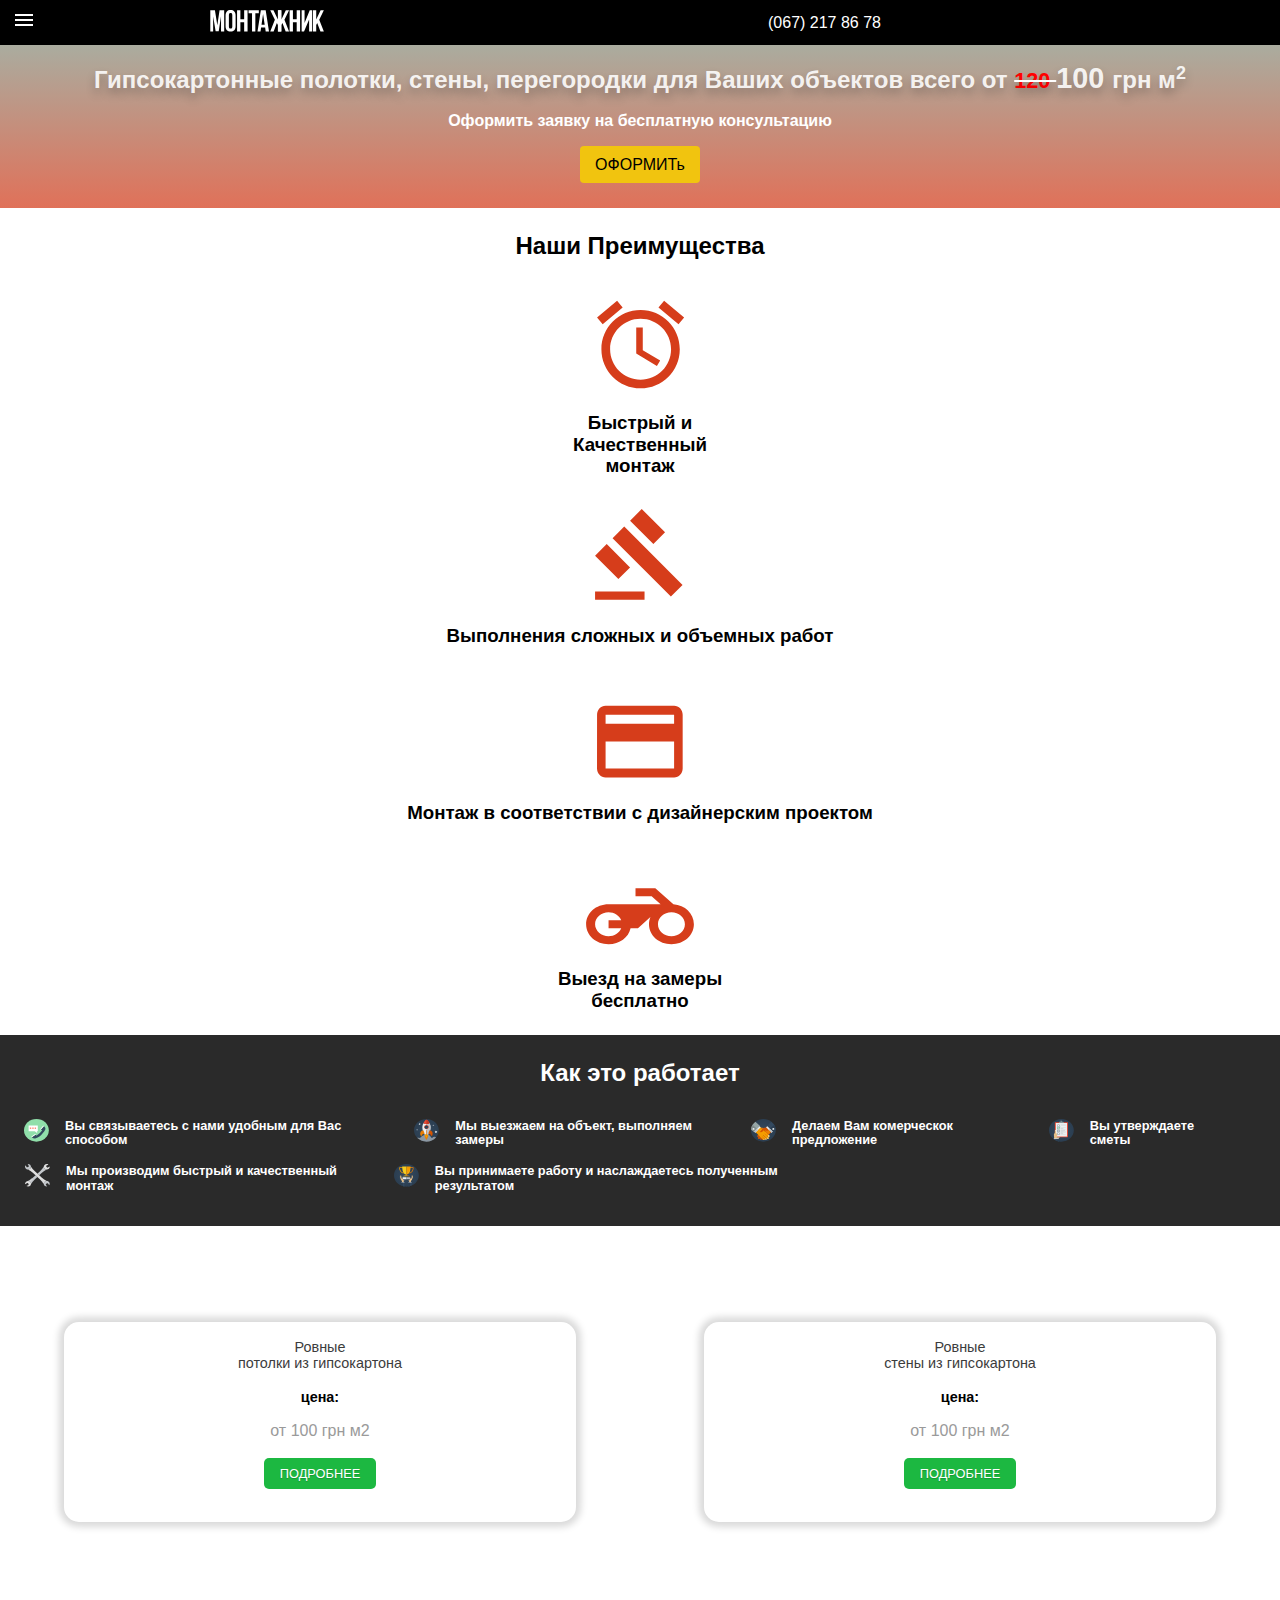
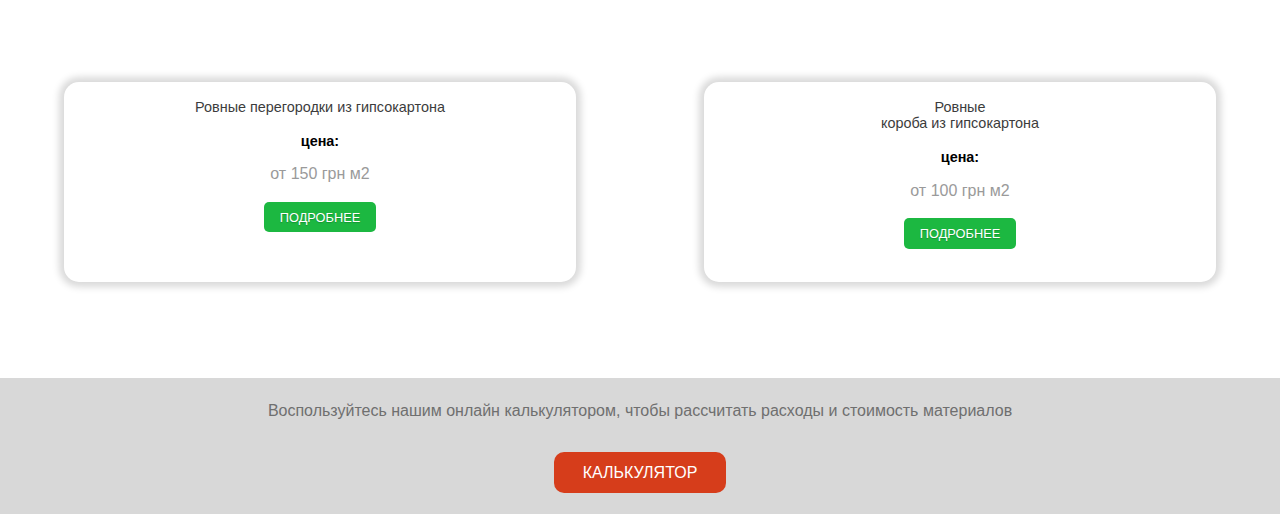
<file: min.html>
<!DOCTYPE html><html class="no-js" lang="ru"><head><meta charset="utf-8"><meta http-equiv="x-ua-compatible" content="ie=edge"><title></title><meta http-equiv="Cache-Control" content="no-cache" /><meta name="description" content=""><meta name="viewport" content="width=device-width, initial-scale=1"><link rel="stylesheet" href="css/main.css"></head><body><header><svg class="logo-img" x="0px" y="0px" width="150px" height="35px" viewBox="0 0 150 35" style="enable-background:new 0 0 150 35;" xml:space="preserve"><g id="XMLID_2_"><path id="XMLID_4_" class="st0" d="M10.6,23.7l2.9-19.4h6v27.3h-4.1V12l-3,19.5H8.4L5.2,12.3v19.3H1.5V4.3h6L10.6,23.7z" /><path id="XMLID_6_" class="st0" d="M21.3,10.9c0-2.2,0.6-3.9,1.7-5.1C24.1,4.6,25.7,4,27.8,4s3.7,0.6,4.8,1.8
                c1.1,1.2,1.7,2.9,1.7,5.1V25c0,2.2-0.6,3.9-1.7,5.1c-1.1,1.2-2.7,1.8-4.8,1.8s-3.7-0.6-4.8-1.8c-1.1-1.2-1.7-2.9-1.7-5.1V10.9z
                 M25.6,25.3c0,1,0.2,1.7,0.6,2.1c0.4,0.4,0.9,0.6,1.6,0.6c0.7,0,1.2-0.2,1.6-0.6c0.4-0.4,0.6-1.1,0.6-2.1V10.6c0-1-0.2-1.7-0.6-2.1
                c-0.4-0.4-0.9-0.6-1.6-0.6c-0.7,0-1.2,0.2-1.6,0.6c-0.4,0.4-0.6,1.1-0.6,2.1V25.3z" /><path id="XMLID_9_" class="st0" d="M40.5,31.6h-4.3V4.3h4.3V16h4.9V4.3h4.4v27.3h-4.4V19.9h-4.9V31.6z" /><path id="XMLID_11_" class="st0" d="M51.2,4.3h13.2v3.9h-4.5v23.4h-4.3V8.2h-4.5V4.3z" /><path id="XMLID_13_" class="st0" d="M77.6,31.6h-4.3l-0.7-4.9h-5.3l-0.7,4.9h-3.9L67,4.3h6.3L77.6,31.6z M67.9,22.9H72L69.9,9.1
                L67.9,22.9z" /><path id="XMLID_16_" class="st0" d="M83.6,31.6h-4.4l6-15.1l-6-12.2h4.2l5.7,11.9V4.3h4.3v27.3h-4.3v-8.4l-1.3-2.5L83.6,31.6z" /><path id="XMLID_18_" class="st0" d="M95,20.7l-1.3,2.5v8.4h-4.3V4.3h4.3v11.9l5.7-11.9h4.2l-6,12.2l6,15.1h-4.4L95,20.7z" /><path id="XMLID_20_" class="st0" d="M108.6,31.6h-4.3V4.3h4.3V16h4.9V4.3h4.4v27.3h-4.4V19.9h-4.9V31.6z" /><path id="XMLID_22_" class="st0" d="M123,31.6h-3.1V4.3h3.8v16.3l6.7-16.3h3.1v27.3h-3.9V16.1L123,31.6z" /><path id="XMLID_24_" class="st0" d="M140.1,20.7l-1.3,2.5v8.4h-4.3V4.3h4.3v11.9l5.7-11.9h4.2l-6,12.2l6,15.1h-4.4L140.1,20.7z" /></g></svg><svg id="msvg" class="menu-svg" fill="#FFFFFF" height="24" viewBox="0 0 24 24" width="24" xmlns="http://www.w3.org/2000/svg"><path d="M0 0h24v24H0z" fill="none" /><path d="M3 18h18v-2H3v2zm0-5h18v-2H3v2zm0-7v2h18V6H3z" /></svg><div class="tel-svg"><a href="tel:0672718678"> (067) 217 86 78</a></div></header><section class="banner"><h1>Гипсокартонные полотки, стены, перегородки для Ваших объектов всего от <span class="price_no"> 120 </span><span class="price_yes">100 </span>грн м<sup>2</sup></h1><h4>Оформить заявку на 
бесплатную консультацию</h4><a class="btn-warning">ОФОРМИТь</a></section><section id="preim"><h2>Наши Преимущества</h2><div class="prm"><svg width="105px" height="105px" viewBox="29 0 105 105"><g id="ic_alarm" stroke="none" stroke-width="1" fill="none" fill-rule="evenodd" transform="translate(29.000000, 0.000000)"><g id="Group"><polygon id="Shape" points="0 0 104.487179 0 104.487179 104.430756 0 104.430756"></polygon><path d="M96.1282051,33.5139145 L76.1014957,16.7179487 L70.4849615,23.3751752 L90.5116709,40.171141 L96.1282051,33.5139145 L96.1282051,33.5139145 Z M34.6549145,23.3751752 L29.082265,16.7179487 L9.05555556,33.4700299 L14.6720897,40.1272564 L34.6556111,23.3751752 L34.6549145,23.3751752 Z M54.7686966,43.4346239 L48.2382479,43.4346239 L48.2382479,69.5424872 L68.9183504,81.9437222 L72.1839231,76.5918889 L54.7693932,66.2797009 L54.7693932,43.4353205 L54.7686966,43.4346239 Z M52.5918803,26.0298462 C30.9539786,26.0298462 13.409188,43.5655812 13.409188,65.1909444 C13.409188,86.8170043 30.9107906,104.352043 52.5918803,104.352043 C74.2297821,104.352043 91.7745726,86.8163077 91.7745726,65.1909444 C91.7745726,43.5648846 74.2290855,26.0298462 52.5918803,26.0298462 L52.5918803,26.0298462 Z M52.5918803,95.6503504 C35.7429744,95.6503504 22.116453,82.0307949 22.116453,65.191641 C22.116453,48.3524872 35.7436709,34.7329316 52.5918803,34.7329316 C69.4407863,34.7329316 83.0673077,48.3524872 83.0673077,65.191641 C83.0673077,82.0307949 69.4400897,95.6503504 52.5918803,95.6503504 L52.5918803,95.6503504 Z" id="Shape" fill="#D63D1B"></path></g></g></svg><h3>Быстрый и <br> Качественный <br>монтаж</h3></div><div class="prm"><svg width="101px" height="101px" viewBox="39 0 101 101"><g id="ic_gavel" stroke="none" stroke-width="1" fill="none" fill-rule="evenodd" transform="translate(39.777778, 0.000000)"><g id="Page-1-Copy"><g id="Desktop-HD"><g id="Group-3"><g id="Group-5" transform="translate(0.000000, 0.023187)"><g id="ic_gavel" transform="translate(0.303445, 0.000000)"><polygon id="Bounds" points="0 0 98.9496957 0 98.9496957 99.1734327 0 99.1734327"></polygon><path d="M3.99014649,90.5827093 L53.4649944,90.5827093 L53.4649944,98.8471616 L3.99014649,98.8471616 L3.99014649,90.5827093 L3.99014649,90.5827093 Z M21.491874,37.1530222 L33.1596923,25.4712183 L91.4575548,83.9091632 L79.797982,95.5950996 L21.491874,37.1530222 L21.491874,37.1530222 Z M50.649051,7.93818182 L73.972319,31.3100541 L62.3045007,43.0042547 L38.9936014,19.6158535 L50.649051,7.93818182 L50.649051,7.93818182 Z M15.6373503,43.0001225 L38.9606182,66.376127 L27.3010457,78.0620632 L3.97777778,54.6860586 L15.6373503,43.0001225 L15.6373503,43.0001225 Z" id="Icon" fill="#D63D1B"></path></g></g></g></g></g></g></svg><h3>Выполнения сложных и объемных работ</h3></div><div class="prm"><svg width="104px" height="109px" viewBox="41 0 104 109"><g id="ic_credit_card" stroke="none" stroke-width="1" fill="none" fill-rule="evenodd" transform="translate(41.111111, 0.000000)"><g id="Page-1-Copy"><g id="Desktop-HD"><g id="Group-3"><g id="Group-4" transform="translate(0.000000, 0.025097)"><g id="ic_credit_card"><polygon id="Bounds" points="0 0 102.777778 0 102.777778 107.341151 0 107.341151"></polygon><path d="M85.9907407,35.7998084 L17.4722222,35.7998084 C12.71875,35.7998084 8.95023148,39.7803761 8.95023148,44.7449043 L8.90740741,98.4154797 C8.90740741,103.380008 12.71875,107.360576 17.4722222,107.360576 L85.9907407,107.360576 C90.744213,107.360576 94.5555556,103.380008 94.5555556,98.4154797 L94.5555556,44.7449043 C94.5555556,39.7803761 90.744213,35.7998084 85.9907407,35.7998084 L85.9907407,35.7998084 L85.9907407,35.7998084 Z M85.9907407,98.4154797 L17.4722222,98.4154797 L17.4722222,71.5801921 L85.9907407,71.5801921 L85.9907407,98.4154797 L85.9907407,98.4154797 L85.9907407,98.4154797 Z M85.9907407,53.6900002 L17.4722222,53.6900002 L17.4722222,44.7449043 L85.9907407,44.7449043 L85.9907407,53.6900002 L85.9907407,53.6900002 L85.9907407,53.6900002 Z" id="Icon" fill="#D63D1B"></path></g></g></g></g></g></g></svg><h3>Монтаж в соответствии с дизайнерским проектом</h3></div><div class="prm"><svg width="109px" height="97px" viewBox="43 0 109 97"><g id="ic_motorcycle" stroke="none" stroke-width="1" fill="none" fill-rule="evenodd" transform="translate(43.111111, 0.000000)"><g id="Page-1-Copy"><g id="Desktop-HD"><g id="Group-3"><g id="Group-7" transform="translate(0.000000, 0.452618)"><g id="ic_motorcycle"><polygon id="Bounds" points="0 0 107.777778 0 107.777778 95.8289039 0 95.8289039"></polygon><path d="M69.2023148,39.795912 L49.3981481,39.795912 L49.3981481,47.781654 L65.5199074,47.781654 L74.5013889,55.7673959 L22.4537037,55.7673959 C9.87962963,55.7673959 0,64.5517121 0,75.7317509 C0,86.9117894 9.87962963,95.696106 22.4537037,95.696106 C33.5009259,95.696106 42.4375,88.9481539 44.4583333,79.7246219 L51.8680556,79.7246219 L64.3074074,68.6643692 C63.3643519,70.8205195 62.8703704,73.2162422 62.8703704,75.7317509 C62.8703704,86.9117894 72.75,95.696106 85.3240741,95.696106 C97.8981481,95.696106 107.777778,86.9117894 107.777778,75.7317509 C107.777778,65.1506428 98.9310185,56.6857563 87.3,55.887182 L69.2023148,39.795912 L69.2023148,39.795912 Z M35.1175926,79.7246219 C33.2314815,84.3164233 28.2018519,87.7103637 22.4537037,87.7103637 C15.1337963,87.7103637 8.98148148,82.2401306 8.98148148,75.7317509 C8.98148148,69.2233712 15.1337963,63.7531379 22.4537037,63.7531379 C28.2018519,63.7531379 33.2314815,67.1470782 35.1175926,71.7388799 L22.4537037,71.7388799 L22.4537037,79.7246219 L35.1175926,79.7246219 L35.1175926,79.7246219 L35.1175926,79.7246219 Z M85.3240741,87.7103637 C77.8694444,87.7103637 71.8518519,82.3599168 71.8518519,75.7317509 C71.8518519,69.1035851 77.8694444,63.7531379 85.3240741,63.7531379 C92.7787037,63.7531379 98.7962963,69.1035851 98.7962963,75.7317509 C98.7962963,82.3599168 92.7787037,87.7103637 85.3240741,87.7103637 L85.3240741,87.7103637 L85.3240741,87.7103637 Z" id="Icon" fill="#D63D1B"></path></g></g></g></g></g></g></svg><h3>Выезд на замеры <br>бесплатно</h3></div></section><section id="work"><h2>Как это работает</h2><div class="worklist"><svg width="25px" height="23px" viewBox="0 3 25 23"><g id="Group-2" stroke="none" stroke-width="1" fill="none" fill-rule="evenodd" transform="translate(0.000000, 3.000000)"><ellipse id="Oval" fill="#90DFAA" cx="12.408547" cy="11.3222174" rx="12.408547" ry="11.3222174"></ellipse><path d="M19.6374471,6.78436233 C19.475276,6.65880903 19.2295622,6.68122926 19.101791,6.83368684 L16.3694535,10.0935886 C16.2416823,10.2460462 16.2809965,10.4702485 16.4579105,10.5778657 C16.610253,10.6720306 16.7625956,10.7572275 16.9198524,10.8334563 L20.0551605,7.13411796 C19.9224751,7.01753275 19.7848753,6.89646349 19.6374471,6.78436233 L19.6374471,6.78436233 Z" id="Shape" fill="#FFFFFF"></path><path d="M11.6910627,19.3396925 C17.4604228,17.2187385 20.384417,12.1876383 21.1559584,10.6675466 C21.2444153,10.5419933 21.3083009,10.4029878 21.3525294,10.2594984 C21.362358,10.2370781 21.3672722,10.22811 21.3672722,10.22811 L21.362358,10.223626 C21.6179003,9.33130073 21.1117299,8.13854437 20.0502463,7.138602 L16.9149381,10.8379404 C17.3473944,11.0576586 17.7896793,11.2235683 18.2172213,11.3267014 C17.0279665,12.9454422 15.1359702,15.0394919 12.4478612,16.6761689 C12.3299186,16.2681206 12.1431761,15.8466203 11.8876337,15.429604 L7.82844174,18.2949097 C9.11106778,19.4383415 10.6836361,19.8867462 11.6910627,19.3396925 L11.6910627,19.3396925 Z" id="Shape" fill="#324A5E"></path><g id="Group" transform="translate(4.570277, 6.367346)" fill="#FFFFFF"><path d="M7.31735703,9.06225794 C7.23381434,8.9322206 7.14535737,8.7976992 7.05198612,8.66766185 C6.9340435,8.50623618 6.68832969,8.47036381 6.52124431,8.58694902 L2.94856563,11.0800789 C2.78148024,11.1966641 2.75199458,11.4253504 2.89450859,11.5688399 C3.01245121,11.6943932 3.13530812,11.8109784 3.26307929,11.9230796 L7.31735703,9.06225794 L7.31735703,9.06225794 Z" id="Shape"></path><path d="M8.88009681,0.0179361859 L0.383313531,0.0179361859 C0.191656766,0.0179361859 0.0393142083,0.156941627 0.0393142083,0.33181944 L0.0393142083,5.51537718 C0.0393142083,5.69025499 0.191656766,5.82926043 0.383313531,5.82926043 L6.08387374,5.82926043 L8.87026826,7.59597474 L8.1429554,5.82926043 L8.88009681,5.82926043 C9.07175358,5.82926043 9.22409613,5.69025499 9.22409613,5.51537718 L9.22409613,0.33181944 C9.22409613,0.156941627 9.0668393,0.0179361859 8.88009681,0.0179361859 L8.88009681,0.0179361859 Z" id="Shape"></path></g><g id="Group" transform="translate(5.847988, 8.564529)" fill="#FF7058"><rect id="Rectangle-path" x="0.0196571042" y="0" width="1.34159736" height="1.22414469"></rect><rect id="Rectangle-path" x="2.43748092" y="0" width="1.34159736" height="1.22414469"></rect><rect id="Rectangle-path" x="4.85530473" y="0" width="1.34159736" height="1.22414469"></rect></g></g></svg><h4>Вы связываетесь с нами удобным для Вас способом</h4></div><div class="worklist"><svg width="25px" height="23px" viewBox="0 0 25 23"><defs><radialGradient cx="50%" cy="50%" fx="50%" fy="50%" r="50%" id="radialGradient-1"><stop stop-color="#33495F" offset="0.51%"></stop><stop stop-color="#2B3E51" offset="100%"></stop></radialGradient></defs><g id="transport" stroke="none" stroke-width="1" fill="none" fill-rule="evenodd"><g id="mission_1"><path d="M24.817094,11.3222174 C24.817094,17.57531 19.2616033,22.6444347 12.408547,22.6444347 C9.00128602,22.6444347 5.9147569,21.3913395 3.67229979,19.3626281 C1.40454089,17.3110512 0,14.4663441 0,11.3222174 C0,5.06912478 5.55549069,0 12.408547,0 C19.2616033,0 24.817094,5.06912478 24.817094,11.3222174 L24.817094,11.3222174 Z" id="Shape" fill="url(#radialGradient-1)"></path><path d="M18.4711886,18.8527745 C18.3584938,18.8401255 18.2439571,18.832828 18.12753,18.832828 C17.8773717,18.832828 17.6352112,18.8633449 17.4045867,18.9198233 C17.196065,18.083306 16.5412718,17.4021596 15.6803319,17.0953983 C15.6837733,17.0591318 15.685906,17.0225115 15.685906,16.9853605 C15.685906,16.2931131 15.0708105,15.7317788 14.3119987,15.7317788 C14.284128,15.7317788 14.256548,15.7327518 14.2292105,15.7342555 C14.0504498,14.9328106 13.2737523,14.3296814 12.3426266,14.3296814 C11.4837225,14.3296814 10.7563684,14.8430289 10.5084882,15.5517732 C9.98839563,15.6379282 9.58996494,16.0391593 9.55787722,16.5311892 C8.42152575,16.6054913 7.46664928,17.2758462 7.0663767,18.2018797 C6.56179476,18.3377463 6.11339059,18.592452 5.75945618,18.9305263 C5.26209641,18.74026 4.7160234,18.6348661 4.14285516,18.6348661 C3.76744814,18.6348661 3.40377108,18.6803761 3.05773742,18.7651158 C3.2547231,18.9709502 3.45975495,19.1702831 3.67234826,19.3626281 C5.9147569,21.3913395 9.00128602,22.6444347 12.408547,22.6444347 C16.3074482,22.6444347 19.7856706,21.0031555 22.0605062,18.4370369 C21.6430265,18.0695955 21.0757717,17.8430627 20.4498671,17.8430627 C19.6130657,17.8430627 18.8799436,18.2470359 18.4711886,18.8527745 L18.4711886,18.8527745 Z" id="Shape" fill="#ECF0F1" opacity="0.5"></path><path d="M14.2126819,16.5460054 C14.2126819,18.4575584 12.408547,20.8753383 12.408547,20.8753383 C12.408547,20.8753383 10.6044121,18.634468 10.6044121,16.5460054 C10.6044121,15.6368225 11.412131,14.8998169 12.408547,14.8998169 C13.404963,14.8998169 14.2126819,15.6368667 14.2126819,16.5460054 L14.2126819,16.5460054 Z" id="Shape" fill="#E87E04"></path><path d="M13.6067958,15.9931185 C13.6067958,17.2626664 12.408547,18.8685195 12.408547,18.8685195 C12.408547,18.8685195 11.2103467,17.3802671 11.2103467,15.9931185 C11.2103467,15.3892817 11.746774,14.8998169 12.408547,14.8998169 C13.07032,14.8998612 13.6067958,15.3892817 13.6067958,15.9931185 L13.6067958,15.9931185 Z" id="Shape" fill="#F59D00"></path><path d="M13.178604,15.742526 C13.178604,16.5156212 12.4489233,17.4935335 12.4489233,17.4935335 C12.4489233,17.4935335 11.7192425,16.5872254 11.7192425,15.742526 C11.7192425,15.3748193 12.0459363,15.0767266 12.4489233,15.0767266 C12.8519102,15.0767708 13.178604,15.3748193 13.178604,15.742526 L13.178604,15.742526 Z" id="Shape" fill="#F2C500"></path><g id="Group" transform="translate(6.204274, 0.840321)"><path d="M9.38822911,3.44310399 C9.31823715,3.30851998 6.25274439,4.28563619 6.25274439,4.28563619 C6.25274439,4.28563619 3.18725163,3.30847575 3.11730814,3.44305977 C3.12133122,3.44562496 3.12559666,3.44819015 3.12966822,3.45075534 C0.496390351,8.52412595 4.03229307,14.1764334 4.03229307,14.1764334 C4.03229307,14.1764334 4.13820196,14.3739088 4.40013863,14.3739088 L6.25274439,14.3739088 L8.12740441,14.3739088 C8.38934108,14.3739088 8.48977276,14.1764334 8.48977276,14.1764334 C8.48977276,14.1764334 12.0226703,8.52027816 9.38430297,3.4455365 C9.38551474,3.44474041 9.3869204,3.44390009 9.38822911,3.44310399 L9.38822911,3.44310399 Z" id="Shape" fill="#ECF0F1"></path><path d="M9.38420603,3.44549227 C12.0226703,8.52023394 8.48972429,14.1764334 8.48972429,14.1764334 C8.48972429,14.1764334 8.38934108,14.3739088 8.12740441,14.3739088 L6.25274439,14.3739088 L6.25274439,4.28563619 C7.85228365,4.19116643 8.84409494,3.78896235 9.38420603,3.44549227 L9.38420603,3.44549227 Z" id="Shape" fill="#BDC3C7"></path><path d="M6.25274439,0.00521883457 C5.08944311,0.00521883457 3.75247064,2.22123329 3.11730814,3.44305977 C3.6574677,3.78652985 4.65320513,4.19116643 6.25274439,4.28563619 C7.85228365,4.19112221 8.84802108,3.78652985 9.38822911,3.44305977 C8.75301814,2.22127752 7.41604567,0.00521883457 6.25274439,0.00521883457 L6.25274439,0.00521883457 Z" id="Shape" fill="#E94B35"></path><path d="M6.25274439,0.00521883457 L6.25274439,4.28563619 C7.85228365,4.19112221 8.84802108,3.78652985 9.38822911,3.44305977 C8.75301814,2.22127752 7.41604567,0.00521883457 6.25274439,0.00521883457 L6.25274439,0.00521883457 Z" id="Shape" fill="#C23824"></path><path d="M3.13310965,10.3523102 L4.403677,13.6020962 C4.4484641,13.7166452 4.37609707,13.8081075 4.2428506,13.8054096 C4.2428506,13.8054096 1.87049152,13.5781692 1.86845574,15.6109052 C1.86845574,15.6109052 1.87824686,15.7891417 1.7025399,15.7891417 L0.788572857,15.7891417 C0.655277918,15.7891417 0.502546154,15.6979448 0.449179708,15.5864917 C0.449179708,15.5865359 -1.52843247,11.4574206 3.13310965,10.3523102 L3.13310965,10.3523102 Z" id="Shape" fill="#E87E04"></path><path d="M9.37237913,10.3523102 L8.10181178,13.6020962 C8.05702468,13.7166452 8.12939171,13.8081075 8.26263818,13.8054096 C8.26263818,13.8054096 10.6349973,13.5781692 10.637033,15.6109052 C10.637033,15.6109052 10.6272419,15.7891417 10.8029489,15.7891417 L11.7169159,15.7891417 C11.8502109,15.7891417 12.0029426,15.6979448 12.0563091,15.5864917 C12.0563091,15.5865359 14.0339213,11.4574206 9.37237913,10.3523102 L9.37237913,10.3523102 Z" id="Shape" fill="#D55400"></path><ellipse id="Oval" fill="#E94B35" cx="6.24014196" cy="7.22428232" rx="2.28574161" ry="2.08563205"></ellipse><path d="M6.24019043,8.9041721 C5.22501618,8.9041721 4.39912074,8.150537 4.39912074,7.22428232 C4.39912074,6.29798341 5.22501618,5.54439255 6.24019043,5.54439255 C7.25536468,5.54439255 8.08121165,6.29798341 8.08121165,7.22428232 C8.08126012,8.150537 7.25536468,8.9041721 6.24019043,8.9041721 L6.24019043,8.9041721 Z" id="Shape" fill="#2B3E51"></path><path d="M6.18910212,8.90302218 L8.07995141,7.17771086 C8.06720357,6.7539238 7.88194784,6.36901264 7.58569378,6.07932309 L4.98542459,8.45194681 C5.30286042,8.72230898 5.72470255,8.89139038 6.18910212,8.90302218 L6.18910212,8.90302218 Z" id="Shape" fill="#33495F"></path><path d="M4.56421258,7.91816618 L7.00074712,5.69498688 C6.83255314,5.62506335 6.65093273,5.57765156 6.46044214,5.55677622 L4.41278953,7.42516323 C4.43557085,7.59902118 4.48758011,7.76465284 4.56421258,7.91816618 L4.56421258,7.91816618 Z" id="Shape" fill="#33495F"></path><path d="M6.10733173,10.3492143 C5.97350361,10.3492143 5.8649773,10.4481953 5.8649773,10.5703514 L5.8649773,15.5680489 C5.8649773,15.690205 5.97350361,15.7891859 6.10733173,15.7891859 L6.25274439,15.7891859 L6.25274439,10.3492143 L6.10733173,10.3492143 L6.10733173,10.3492143 Z" id="Shape" fill="#E87E04"></path><path d="M6.34968616,10.3492143 L6.25274439,10.3492143 L6.25274439,15.7891859 L6.34968616,15.7891859 C6.48351428,15.7891859 6.5920406,15.690205 6.5920406,15.5680489 L6.5920406,10.5703514 C6.5920406,10.4481953 6.48351428,10.3492143 6.34968616,10.3492143 L6.34968616,10.3492143 Z" id="Shape" fill="#D55400"></path></g><g id="Group" opacity="0.5" transform="translate(2.375073, 9.951168)" fill="#ECF0F1"><path d="M0.891670433,0.0937178852 C0.985994778,0.00778402444 1.07741087,0.0360895679 1.09481192,0.156697719 L1.11725394,0.312068616 C1.13465499,0.432676768 1.24608956,0.57650431 1.36479476,0.631788575 L1.51781735,0.702994708 C1.63652255,0.758278972 1.63526231,0.846335749 1.51495757,0.898745231 L1.3598992,0.966192034 C1.23959446,1.01860152 1.12403986,1.15973119 1.10314891,1.27980861 L1.0761991,1.43460455 C1.05525968,1.55468197 0.96311652,1.58082037 0.87131266,1.49258669 L0.753092167,1.37892224 C0.661288308,1.29073278 0.478504594,1.23407747 0.346857666,1.25305103 L0.177209562,1.27750878 C0.0455626335,1.29648234 -0.0101788862,1.22452435 0.0534149172,1.11762669 L0.135379187,0.979902532 C0.19897299,0.873004878 0.201541947,0.696891325 0.141098751,0.588445711 L0.0632060363,0.448731318 C0.00276284054,0.34037416 0.0605401376,0.269787211 0.191605415,0.291945144 L0.360477985,0.320516052 C0.491543263,0.342673985 0.675926516,0.290485639 0.770250861,0.204551779 L0.891670433,0.0937178852 L0.891670433,0.0937178852 Z" id="Shape"></path></g><path d="M5.18536699,4.42614667 C5.20262263,4.30549429 5.29399025,4.27710029 5.38841154,4.3629457 L5.54293673,4.50350041 C5.63735801,4.58934582 5.82178974,4.64140148 5.95285501,4.61911087 L6.16733869,4.58262325 C6.29840397,4.56033264 6.35622973,4.63083113 6.29593195,4.73932097 L6.19719675,4.9168498 C6.1368505,5.02533964 6.13966181,5.20149742 6.20335256,5.30830662 L6.30766191,5.48318181 C6.37135265,5.59003524 6.31575654,5.66199323 6.18410962,5.64315236 L5.96851111,5.61237008 C5.83681571,5.5935292 5.65408047,5.65036143 5.56247049,5.73868357 L5.41240463,5.88321875 C5.32074618,5.97154089 5.22855455,5.94553517 5.20746972,5.82541352 L5.17295845,5.6288669 C5.15187361,5.50874525 5.0361736,5.36774826 4.91582039,5.31551569 L4.71878624,5.22997988 C4.59843303,5.17770308 4.59702737,5.0896463 4.7156841,5.03422935 L4.90995542,4.94351893 C5.02861215,4.88810199 5.13985283,4.74414176 5.15710847,4.62353361 L5.18536699,4.42614667 L5.18536699,4.42614667 Z" id="Shape" fill="#ECF0F1"></path><path d="M21.6471465,11.8357418 C21.6768591,11.7171682 21.7707473,11.6967793 21.8558137,11.790453 L22.1627798,12.1283504 C22.2478462,12.2219798 22.4260736,12.289692 22.5588354,12.2788563 L23.0378732,12.2396266 C23.1706349,12.2287909 23.2208992,12.3039332 23.1495986,12.4067177 L22.8923151,12.7773877 C22.820966,12.8801722 22.8054553,13.055755 22.8578523,13.1676061 L23.0466949,13.5711813 C23.0990434,13.6830324 23.0362252,13.7499042 22.9070987,13.7197854 L22.4411481,13.6110744 C22.3119732,13.5809555 22.124197,13.6217332 22.0237653,13.7017406 L21.6614939,13.9903244 C21.5610622,14.0703318 21.4719727,14.0364536 21.4634903,13.9150936 L21.4328082,13.4771538 C21.4243258,13.3557495 21.3237487,13.2053763 21.2093574,13.1429715 L20.7965794,12.9177655 C20.6821881,12.8553606 20.6899434,12.7675692 20.8137865,12.7226784 L21.2608335,12.5607176 C21.3847251,12.5158268 21.5103617,12.3821273 21.5400743,12.2635536 L21.6471465,11.8357418 L21.6471465,11.8357418 Z" id="Shape" fill="#ECF0F1"></path><g id="Group" opacity="0.5" transform="translate(18.661291, 5.616881)" fill="#ECF0F1"><path d="M0.86636863,0.0770883784 C0.956524479,-0.0124279027 1.04915234,0.012250993 1.07222449,0.132063051 L1.10353668,0.295041063 C1.12660882,0.414808893 1.24458696,0.554213695 1.36581265,0.604854081 L1.5307106,0.673671934 C1.65193629,0.72431232 1.65479607,0.812324869 1.53701182,0.869334003 L1.37686401,0.946908883 C1.25912823,1.00391802 1.15031108,1.1494262 1.13504276,1.27025549 L1.11424874,1.43460455 C1.09898042,1.55538961 1.0080975,1.5850662 0.91227056,1.50050339 L0.781980816,1.38551212 C0.686153873,1.30094931 0.500849673,1.25145884 0.370220633,1.27556278 L0.192526362,1.30829106 C0.0618973224,1.332395 0.00285978232,1.2626926 0.0613641426,1.15340667 L0.140953339,1.00480256 C0.19950617,0.89551663 0.193786605,0.719447305 0.128302437,0.613478426 L0.0392614183,0.469385519 C-0.0262227497,0.363416641 0.0282100561,0.290706777 0.160196281,0.30773433 L0.339732445,0.330865266 C0.47171867,0.34789282 0.653484495,0.288539633 0.743688815,0.198979125 L0.86636863,0.0770883784 L0.86636863,0.0770883784 Z" id="Shape"></path></g></g></g></svg><h4>Мы выезжаем на объект, выполняем замеры</h4></div><div class="worklist"><svg width="25px" height="23px" viewBox="0 0 25 23"><defs><radialGradient cx="50%" cy="50%" fx="50%" fy="50%" r="50%" id="radialGradient-1"><stop stop-color="#2A93D8" offset="0%"></stop><stop stop-color="#227FBB" offset="100%"></stop></radialGradient></defs><g id="agreement" stroke="none" stroke-width="1" fill="none" fill-rule="evenodd"><g id="partnership"><path d="M24.817094,11.3222174 C24.817094,17.57531 19.2616033,22.6444347 12.408547,22.6444347 C5.55549069,22.6444347 0,17.57531 0,11.3222174 C0,11.0725979 0.00887017228,10.8248801 0.0262712206,10.5793295 C0.148999506,8.8506127 2.54409143,9.48562988 3.42282014,8.05456352 C4.15453665,6.86281169 3.26844036,3.54606541 4.4043556,2.67022998 C6.56504231,1.00427184 9.35827411,0 12.408547,0 C15.4588199,0 18.2520032,1.00422761 20.4126415,2.67014152 C21.5257269,3.52833022 20.4361983,6.75931954 21.1622437,7.92188129 C22.0214387,9.29757492 24.6084268,8.65632168 24.7686716,10.3150265 C24.8007109,10.6468206 24.817094,10.982772 24.817094,11.3222174 L24.817094,11.3222174 Z" id="Shape" fill="url(#radialGradient-1)"></path><path d="M24.7778811,10.4199782 C24.6336317,8.75083566 24.0923088,7.18385847 23.2406754,5.79679838 C22.5089104,4.60504655 21.5479751,3.54655191 20.4120598,2.67071648 L15.7336014,6.93959047 L22.1656396,12.808568 L24.7783173,10.4246221 C24.7782204,10.4230741 24.7780265,10.4215261 24.7778811,10.4199782 L24.7778811,10.4199782 Z" id="Shape" fill="#33495F"></path><path d="M18.8608945,9.79314307 L22.1628767,12.8060913 L24.7778811,10.4200224 C24.6336317,8.75087989 24.0923088,7.1839027 23.2406754,5.79684261 L21.1454243,7.70870516 L18.8608945,9.79314307 L18.8608945,9.79314307 Z" id="Shape" fill="#2B3E51"></path><path d="M4.40498572,2.6707607 C3.26907049,3.54655191 2.30813516,4.60504655 1.57641865,5.79684261 C0.72478517,7.1839027 0.183462306,8.75087989 0.0392129474,10.4200666 L2.65416882,12.8060913 L4.83516484,10.8160789 L5.95619951,9.7931873 L9.08349265,6.93967893 L4.40498572,2.6707607 L4.40498572,2.6707607 Z" id="Shape" fill="#95A5A6"></path><path d="M0.0392129474,10.4200224 L2.65416882,12.806047 L4.83516484,10.8160346 L5.95619951,9.79314307 L1.57641865,5.79684261 C0.72478517,7.1839027 0.183462306,8.75087989 0.0392129474,10.4200224 L0.0392129474,10.4200224 Z" id="Shape" fill="#7F8C8D"></path><rect id="Rectangle-path" fill="#D55400" transform="translate(15.202327, 13.303778) rotate(-45.000000) translate(-15.202327, -13.303778) " x="11.3247419" y="9.83198135" width="7.75517057" height="6.94359281"></rect><path d="M6.39389161,17.6820749 C6.77089817,18.0260757 7.38783562,18.0260757 7.76484217,17.6820749 L11.226536,14.5234417 C11.6035425,14.1794408 11.6035425,13.6165143 11.226536,13.2725135 L11.226536,13.2725135 C10.8495294,12.9285127 10.232592,12.9285127 9.8555854,13.2725135 L6.39389161,16.4311468 C6.01688506,16.7751034 6.01688506,17.3380741 6.39389161,17.6820749 L6.39389161,17.6820749 L6.39389161,17.6820749 Z" id="Shape" fill="#D55400"></path><path d="M7.21649103,19.746124 C7.63120794,20.1245337 8.30984882,20.1245337 8.72451726,19.746124 L13.5228927,15.3678314 C13.9376581,14.9894217 13.9376581,14.3701937 13.5228927,13.9918282 L13.5228927,13.9918282 C13.1081758,13.6134184 12.4295349,13.6134184 12.0148665,13.9918282 L7.21649103,18.3701208 C6.80172565,18.7484863 6.80177413,19.3677143 7.21649103,19.746124 L7.21649103,19.746124 L7.21649103,19.746124 Z" id="Shape" fill="#D55400"></path><path d="M9.23864796,20.5905137 C9.57799263,20.9001056 10.1332266,20.9001056 10.4725228,20.5905137 L14.5854715,16.8376852 C14.9247677,16.5280933 14.9247677,16.0214241 14.5854715,15.7118322 L14.5854715,15.7118322 C14.2461268,15.4022403 13.6908928,15.4022403 13.3515966,15.7118322 L9.23864796,19.4646608 C8.89935175,19.7742526 8.89935175,20.2809219 9.23864796,20.5905137 L9.23864796,20.5905137 L9.23864796,20.5905137 Z" id="Shape" fill="#D55400"></path><path d="M11.2950738,20.9032458 C11.5589978,21.144064 11.9908249,21.144064 12.2547489,20.9032458 L15.7849805,17.6820749 C16.0489045,17.4412567 16.0489045,17.0472347 15.7849805,16.8064164 L15.7849805,16.8064164 C15.521105,16.5655982 15.0892294,16.5655982 14.8253054,16.8064164 L11.2950738,20.0275873 C11.0311983,20.2683613 11.0311983,20.6624275 11.2950738,20.9032458 L11.2950738,20.9032458 L11.2950738,20.9032458 Z" id="Shape" fill="#D55400"></path><rect id="Rectangle-path" fill="#ECF0F1" transform="translate(18.366964, 10.437011) rotate(-45.000000) translate(-18.366964, -10.437011) " x="17.518732" y="6.64094248" width="1.69646477" height="7.59213735"></rect><rect id="Rectangle-path" fill="#BDC3C7" transform="translate(19.784221, 11.730160) rotate(-45.000000) translate(-19.784221, -11.730160) " x="18.9359891" y="9.76462472" width="1.69646477" height="3.93107155"></rect><ellipse id="Oval" fill="#ECF0F1" cx="22.3215704" cy="9.91569723" rx="0.992441406" ry="0.905556253"></ellipse><rect id="Rectangle-path" fill="#F59D00" transform="translate(9.614754, 13.303798) rotate(225.000000) translate(-9.614754, -13.303798) " x="5.73714494" y="9.83200139" width="7.75521904" height="6.94359281"></rect><path d="M18.4231539,17.6820749 C18.0461474,18.0260757 17.4292099,18.0260757 17.0522034,17.6820749 L13.5905096,14.5234417 C13.2135515,14.1794408 13.2135515,13.6165143 13.5905096,13.2725135 L13.5905096,13.2725135 C13.9675161,12.9285127 14.5845021,12.9285127 14.9614601,13.2725135 L18.4231539,16.4311468 C18.8001605,16.7751034 18.8001605,17.3380741 18.4231539,17.6820749 L18.4231539,17.6820749 L18.4231539,17.6820749 Z" id="Shape" fill="#F59D00"></path><path d="M17.6005545,19.746124 C17.1858376,20.1245337 16.5072452,20.1245337 16.0925283,19.746124 L11.2941529,15.3678314 C10.8794359,14.9894217 10.8794359,14.3701937 11.2941529,13.9918282 L11.2941529,13.9918282 C11.7089182,13.6134184 12.3875106,13.6134184 12.8022276,13.9918282 L17.6005545,18.3701208 C18.0153199,18.7484863 18.0153199,19.3677143 17.6005545,19.746124 L17.6005545,19.746124 L17.6005545,19.746124 Z" id="Shape" fill="#F59D00"></path><path d="M15.5783976,20.5905137 C15.2391014,20.9001056 14.6838189,20.9001056 14.3445227,20.5905137 L10.2316225,16.8376852 C9.89232634,16.5280933 9.89232634,16.0214241 10.2316225,15.7118322 L10.2316225,15.7118322 C10.5709187,15.4022403 11.1261528,15.4022403 11.4654974,15.7118322 L15.5783976,19.4646608 C15.9176938,19.7742526 15.9176938,20.2809219 15.5783976,20.5905137 L15.5783976,20.5905137 L15.5783976,20.5905137 Z" id="Shape" fill="#F59D00"></path><path d="M13.5219717,20.9032458 C13.2580962,21.144064 12.8262206,21.144064 12.5622967,20.9032458 L9.03206504,17.6820749 C8.76818953,17.4412567 8.76818953,17.0472347 9.03206504,16.8064164 L9.03206504,16.8064164 C9.29598902,16.5655982 9.72781615,16.5655982 9.99174012,16.8064164 L13.5219717,20.0275873 C13.7858957,20.2683613 13.7858957,20.6624275 13.5219717,20.9032458 L13.5219717,20.9032458 L13.5219717,20.9032458 Z" id="Shape" fill="#F59D00"></path><rect id="Rectangle-path" fill="#ECF0F1" transform="translate(6.450345, 10.437086) rotate(225.000000) translate(-6.450345, -10.437086) " x="5.6021126" y="6.64101694" width="1.69646477" height="7.59213735"></rect><rect id="Rectangle-path" fill="#BDC3C7" transform="translate(5.033085, 11.730330) rotate(225.000000) translate(-5.033085, -11.730330) " x="4.184853" y="9.76481653" width="1.69646477" height="3.93102733"></rect><polygon id="Shape" fill="#E87E04" points="12.5117415 11.0372602 13.4812077 9.96430315 12.5469314 9.11664058 9.75180923 8.51890711"></polygon><ellipse id="Oval" fill="#ECF0F1" cx="17.726288" cy="17.0283053" rx="0.727063301" ry="0.663411174"></ellipse><ellipse id="Oval" fill="#ECF0F1" cx="16.903737" cy="19.0923544" rx="0.727063301" ry="0.663411174"></ellipse><ellipse id="Oval" fill="#ECF0F1" cx="14.915849" cy="19.9680129" rx="0.630121528" ry="0.574956351"></ellipse><ellipse id="Oval" fill="#ECF0F1" cx="12.9964504" cy="20.4058643" rx="0.484708868" ry="0.442274116"></ellipse><ellipse id="Oval" fill="#ECF0F1" cx="2.4955236" cy="9.91569723" rx="0.992441406" ry="0.905556253"></ellipse><path d="M11.2769942,12.8033934 C10.3594887,13.6850668 8.81021379,13.0144908 8.81021379,13.0144908 L12.2701142,9.11664058 L15.0652363,8.51890711 C15.0652848,8.51890711 12.194548,11.9217642 11.2769942,12.8033934 L11.2769942,12.8033934 Z" id="Shape" fill="#D55400"></path><path d="M14.1376974,11.3556975 C14.1376974,11.3556975 15.7693729,12.6136136 17.6611916,10.8876388 L19.4357592,12.5068928 C19.4357592,12.5068928 18.4533513,16.0438474 16.9991762,14.7972978 C15.8130452,13.7805096 13.7198784,11.7302152 13.7198784,11.7302152 L14.1376974,11.3556975 L14.1376974,11.3556975 Z" id="Shape" fill="#E87E04"></path></g></g></svg><h4>Делаем Вам комерческок предложение</h4></div><div class="worklist"><svg width="25px" height="23px" viewBox="0 0 25 23"><defs><radialGradient cx="50%" cy="50%" fx="50%" fy="50%" r="50%" id="radialGradient-1"><stop stop-color="#9C56B8" offset="0%"></stop><stop stop-color="#8F3FAF" offset="100%"></stop></radialGradient></defs><g id="checklist" stroke="none" stroke-width="1" fill="none" fill-rule="evenodd"><g id="checklist"><path d="M24.817094,11.3222174 C24.817094,17.57531 19.2616033,22.6444347 12.408547,22.6444347 C11.6132852,22.6444347 10.8355213,22.5761918 10.0818475,22.4457652 C9.08077828,22.2724822 8.17097973,21.2981081 7.27063301,20.9195657 C6.35152806,20.533195 5.44429847,20.7386314 4.66304472,20.1683189 C1.82066345,18.0935225 0,14.9018956 0,11.3222174 C0,5.06912478 5.55549069,0 12.408547,0 C19.2616033,0 24.817094,5.06912478 24.817094,11.3222174 L24.817094,11.3222174 Z" id="Shape" fill="url(#radialGradient-1)"></path><g id="Group" transform="translate(11.729955, 1.061458)"><path d="M0.678592415,0 L0.678592415,0.26536447 C0.932919157,0.26536447 1.13906584,0.453463651 1.13906584,0.68552488 C1.13906584,0.917586109 0.932919157,1.10568529 0.678592415,1.10568529 L0.678592415,2.78632693 C1.05181824,2.78632693 1.35718483,2.50769424 1.35718483,2.16714317 L1.35718483,0.619183763 C1.35718483,0.278632693 1.05181824,0 0.678592415,0 L0.678592415,0 Z" id="Shape" fill="#7F8C8D"></path><path d="M0.21811899,0.68552488 C0.21811899,0.453463651 0.424265672,0.26536447 0.678592415,0.26536447 L0.678592415,0 C0.305366587,0 0,0.278632693 0,0.619183763 L0,2.16714317 C0,2.50769424 0.305366587,2.78632693 0.678592415,2.78632693 L0.678592415,1.10568529 C0.424265672,1.10568529 0.21811899,0.917586109 0.21811899,0.68552488 L0.21811899,0.68552488 Z" id="Shape" fill="#95A5A6"></path></g><path d="M18.9521167,17.7351921 C18.9521167,17.9784428 18.7339977,18.1774662 18.4674079,18.1774662 L6.34968616,18.1774662 C6.08309629,18.1774662 5.8649773,17.9784428 5.8649773,17.7351921 L5.8649773,3.67087516 C5.8649773,3.4276244 6.08309629,3.22860105 6.34968616,3.22860105 L18.4674079,3.22860105 C18.7339977,3.22860105 18.9521167,3.4276244 18.9521167,3.67087516 L18.9521167,17.7351921 L18.9521167,17.7351921 Z" id="Shape" fill="#E94B35"></path><path d="M14.7351496,3.49396552 C14.7351496,3.78586643 14.4734068,4.02469446 14.1534989,4.02469446 L10.6635951,4.02469446 C10.3436872,4.02469446 10.0819444,3.78586643 10.0819444,3.49396552 L10.0819444,3.31705587 C10.0819444,3.02515495 10.3436872,2.78632693 10.6635951,2.78632693 L14.1534989,2.78632693 C14.4734068,2.78632693 14.7351496,3.02515495 14.7351496,3.31705587 L14.7351496,3.49396552 L14.7351496,3.49396552 Z" id="Shape" fill="#95A5A6"></path><path d="M7.07674947,17.4698276 C6.94345453,17.4698276 6.83439503,17.3703159 6.83439503,17.2486905 L6.83439503,4.11314928 C6.83439503,3.9915239 6.94345453,3.89201222 7.07674947,3.89201222 L17.7403446,3.89201222 C17.8736395,3.89201222 17.982699,3.9915239 17.982699,4.11314928 L17.982699,17.2486905 C17.982699,17.3703159 17.8736395,17.4698276 17.7403446,17.4698276 L7.07674947,17.4698276 L7.07674947,17.4698276 Z" id="Shape" fill="#ECF0F1"></path><rect id="Rectangle-path" fill="#7F8C8D" x="10.0819444" y="3.40551069" width="4.65320513" height="0.619183763"></rect><g id="Group" transform="translate(7.852284, 5.749564)"><path d="M2.66589877,1.85755129 C2.66589877,1.93079188 2.60080237,1.99023352 2.52048611,1.99023352 L0.630121528,1.99023352 C0.549805268,1.99023352 0.484708868,1.93079188 0.484708868,1.85755129 L0.484708868,0.132682235 C0.484708868,0.0594416412 0.549805268,0 0.630121528,0 L2.52048611,0 C2.60080237,0 2.66589877,0.0594416412 2.66589877,0.132682235 L2.66589877,1.85755129 L2.66589877,1.85755129 Z M0.775534188,1.72486905 L2.37507345,1.72486905 L2.37507345,0.26536447 L0.775534188,0.26536447 L0.775534188,1.72486905 L0.775534188,1.72486905 Z" id="Shape" fill="#33495F"></path><path d="M2.66589877,4.51119598 C2.66589877,4.58443658 2.60080237,4.64387822 2.52048611,4.64387822 L0.630121528,4.64387822 C0.549805268,4.64387822 0.484708868,4.58443658 0.484708868,4.51119598 L0.484708868,2.78632693 C0.484708868,2.71308634 0.549805268,2.6536447 0.630121528,2.6536447 L2.52048611,2.6536447 C2.60080237,2.6536447 2.66589877,2.71308634 2.66589877,2.78632693 L2.66589877,4.51119598 L2.66589877,4.51119598 Z M0.775534188,4.37851375 L2.37507345,4.37851375 L2.37507345,2.91900917 L0.775534188,2.91900917 L0.775534188,4.37851375 L0.775534188,4.37851375 Z" id="Shape" fill="#33495F"></path><path d="M2.66589877,7.16484068 C2.66589877,7.23808127 2.60080237,7.29752292 2.52048611,7.29752292 L0.630121528,7.29752292 C0.549805268,7.29752292 0.484708868,7.23808127 0.484708868,7.16484068 L0.484708868,5.43997163 C0.484708868,5.36673103 0.549805268,5.30728939 0.630121528,5.30728939 L2.52048611,5.30728939 C2.60080237,5.30728939 2.66589877,5.36673103 2.66589877,5.43997163 L2.66589877,7.16484068 L2.66589877,7.16484068 Z M0.775534188,7.03215845 L2.37507345,7.03215845 L2.37507345,5.57265386 L0.775534188,5.57265386 L0.775534188,7.03215845 L0.775534188,7.03215845 Z" id="Shape" fill="#33495F"></path><path d="M2.66589877,9.81848538 C2.66589877,9.89172597 2.60080237,9.95116761 2.52048611,9.95116761 L0.630121528,9.95116761 C0.549805268,9.95116761 0.484708868,9.89172597 0.484708868,9.81848538 L0.484708868,8.09361632 C0.484708868,8.02037573 0.549805268,7.96093409 0.630121528,7.96093409 L2.52048611,7.96093409 C2.60080237,7.96093409 2.66589877,8.02037573 2.66589877,8.09361632 L2.66589877,9.81848538 L2.66589877,9.81848538 Z M0.775534188,9.68580314 L2.37507345,9.68580314 L2.37507345,8.22629856 L0.775534188,8.22629856 L0.775534188,9.68580314 L0.775534188,9.68580314 Z" id="Shape" fill="#33495F"></path><path d="M8.62781784,0.353819293 L3.82920005,0.353819293 C3.72212786,0.353819293 3.63531651,0.274607999 3.63531651,0.176909646 C3.63531651,0.0792112942 3.72212786,0 3.82920005,0 L8.62781784,0 C8.73489003,0 8.82170139,0.0792112942 8.82170139,0.176909646 C8.82170139,0.274607999 8.73489003,0.353819293 8.62781784,0.353819293 L8.62781784,0.353819293 Z" id="Shape" fill="#BDC3C7"></path><path d="M8.87017228,1.23836753 L3.82920005,1.23836753 C3.72212786,1.23836753 3.63531651,1.15915623 3.63531651,1.06145788 C3.63531651,0.963759526 3.72212786,0.884548232 3.82920005,0.884548232 L8.87017228,0.884548232 C8.97724446,0.884548232 9.06405582,0.963759526 9.06405582,1.06145788 C9.06405582,1.15915623 8.97724446,1.23836753 8.87017228,1.23836753 L8.87017228,1.23836753 Z" id="Shape" fill="#BDC3C7"></path><path d="M8.87017228,3.00746399 L3.82920005,3.00746399 C3.72212786,3.00746399 3.63531651,2.9282527 3.63531651,2.83055434 C3.63531651,2.73285599 3.72212786,2.6536447 3.82920005,2.6536447 L8.87017228,2.6536447 C8.97724446,2.6536447 9.06405582,2.73285599 9.06405582,2.83055434 C9.06405582,2.9282527 8.97724446,3.00746399 8.87017228,3.00746399 L8.87017228,3.00746399 Z" id="Shape" fill="#BDC3C7"></path><path d="M6.34968616,3.89201222 L3.82920005,3.89201222 C3.72212786,3.89201222 3.63531651,3.81280093 3.63531651,3.71510258 C3.63531651,3.61740422 3.72212786,3.53819293 3.82920005,3.53819293 L6.34968616,3.53819293 C6.45675835,3.53819293 6.54356971,3.61740422 6.54356971,3.71510258 C6.54356971,3.81280093 6.45675835,3.89201222 6.34968616,3.89201222 L6.34968616,3.89201222 Z" id="Shape" fill="#BDC3C7"></path><path d="M8.62781784,4.73233304 L3.82920005,4.73233304 C3.72212786,4.73233304 3.63531651,4.65312175 3.63531651,4.5554234 C3.63531651,4.45772504 3.72212786,4.37851375 3.82920005,4.37851375 L8.62781784,4.37851375 C8.73489003,4.37851375 8.82170139,4.45772504 8.82170139,4.5554234 C8.82170139,4.65312175 8.73489003,4.73233304 8.62781784,4.73233304 L8.62781784,4.73233304 Z" id="Shape" fill="#BDC3C7"></path><path d="M7.99769631,5.7053361 L3.82920005,5.7053361 C3.72212786,5.7053361 3.63531651,5.6261248 3.63531651,5.52842645 C3.63531651,5.4307281 3.72212786,5.3515168 3.82920005,5.3515168 L7.99769631,5.3515168 C8.1047685,5.3515168 8.19157986,5.4307281 8.19157986,5.52842645 C8.19157986,5.6261248 8.1047685,5.7053361 7.99769631,5.7053361 L7.99769631,5.7053361 Z" id="Shape" fill="#BDC3C7"></path><path d="M6.5920406,6.54565692 L3.82920005,6.54565692 C3.72212786,6.54565692 3.63531651,6.46644562 3.63531651,6.36874727 C3.63531651,6.27104892 3.72212786,6.19183763 3.82920005,6.19183763 L6.5920406,6.19183763 C6.69911279,6.19183763 6.78592415,6.27104892 6.78592415,6.36874727 C6.78592415,6.46644562 6.69911279,6.54565692 6.5920406,6.54565692 L6.5920406,6.54565692 Z" id="Shape" fill="#BDC3C7"></path><path d="M8.87017228,7.38597774 L3.82920005,7.38597774 C3.72212786,7.38597774 3.63531651,7.30676644 3.63531651,7.20906809 C3.63531651,7.11136974 3.72212786,7.03215845 3.82920005,7.03215845 L8.87017228,7.03215845 C8.97724446,7.03215845 9.06405582,7.11136974 9.06405582,7.20906809 C9.06405582,7.30676644 8.97724446,7.38597774 8.87017228,7.38597774 L8.87017228,7.38597774 Z" id="Shape" fill="#BDC3C7"></path><path d="M5.57415198,8.27052597 L3.82920005,8.27052597 C3.72212786,8.27052597 3.63531651,8.19131468 3.63531651,8.09361632 C3.63531651,7.99591797 3.72212786,7.91670668 3.82920005,7.91670668 L5.57415198,7.91670668 C5.68122417,7.91670668 5.76803552,7.99591797 5.76803552,8.09361632 C5.76803552,8.19131468 5.68122417,8.27052597 5.57415198,8.27052597 L5.57415198,8.27052597 Z" id="Shape" fill="#BDC3C7"></path><path d="M6.2042735,9.1550742 L3.82920005,9.1550742 C3.72212786,9.1550742 3.63531651,9.07586291 3.63531651,8.97816456 C3.63531651,8.8804662 3.72212786,8.80125491 3.82920005,8.80125491 L6.2042735,8.80125491 C6.31134569,8.80125491 6.39815705,8.8804662 6.39815705,8.97816456 C6.39815705,9.07586291 6.31134569,9.1550742 6.2042735,9.1550742 L6.2042735,9.1550742 Z" id="Shape" fill="#BDC3C7"></path><path d="M8.62781784,10.0396224 L3.82920005,10.0396224 C3.72212786,10.0396224 3.63531651,9.96041114 3.63531651,9.86271279 C3.63531651,9.76501444 3.72212786,9.68580314 3.82920005,9.68580314 L8.62781784,9.68580314 C8.73489003,9.68580314 8.82170139,9.76501444 8.82170139,9.86271279 C8.82170139,9.96041114 8.73489003,10.0396224 8.62781784,10.0396224 L8.62781784,10.0396224 Z" id="Shape" fill="#BDC3C7"></path><path d="M1.35718483,4.04680816 C1.3082777,4.04680816 1.25941905,4.03000175 1.22180564,3.99656582 L0.106975247,3.00463344 C0.0302943042,2.93639054 0.0287432358,2.82440673 0.103533814,2.75443897 C0.178275921,2.6844712 0.301052678,2.68314438 0.37768515,2.75129882 L1.36052932,3.62580743 L3.21265037,2.05949365 C3.29122168,1.99306408 3.41385302,1.99730991 3.4866563,2.06900254 C3.55945957,2.14065095 3.55480636,2.2525463 3.47628353,2.31897587 L1.48897717,3.99961751 C1.45175153,4.03115166 1.40444394,4.04680816 1.35718483,4.04680816 L1.35718483,4.04680816 Z" id="Shape" fill="#1ECA6B"></path></g><path d="M4.85799462,15.5319593 L5.8649773,13.6220428 L5.8649773,11.7202641 C5.8649773,11.7202641 5.75189472,10.9683981 6.49509882,10.9683981 C7.23830293,10.9683981 7.07674947,11.6318093 7.07674947,11.6318093 L7.09158156,14.1085443 C7.09158156,14.1085443 9.08009969,15.3469118 7.80924151,18.1774662 L10.7605369,18.1774662 L9.12857057,19.7254256 L5.20242875,19.7254256 L4.85799462,15.5319593 L4.85799462,15.5319593 Z" id="Shape" fill="#E5BF88"></path><rect id="Rectangle-path" fill="#ECF0F1" x="4.84708868" y="19.4158337" width="4.79861779" height="0.751865997"></rect><rect id="Rectangle-path" fill="#BDC3C7" x="7.22216213" y="19.4158337" width="2.42354434" height="0.751865997"></rect><path d="M10.0819444,22.4448364 L10.0819444,20.1676997 L4.66348096,20.1676997 C6.21009001,21.2966044 8.05901199,22.0946438 10.0819444,22.4448364 L10.0819444,22.4448364 Z" id="Shape" fill="#33495F"></path><path d="M7.22216213,21.6102652 C8.12246038,21.9887634 9.08092369,22.2715534 10.0819444,22.4448364 L10.0819444,20.1676997 L7.22216213,20.1676997 L7.22216213,21.6102652 L7.22216213,21.6102652 Z" id="Shape" fill="#2B3E51"></path><polygon id="Shape" fill="#BFA072" points="7.80924151 18.1774662 9.64570646 19.2348994 10.7605369 18.1774662"></polygon><ellipse id="Oval" fill="#ECF0F1" cx="6.47086338" cy="11.5875818" rx="0.436237981" ry="0.398046704"></ellipse></g></g></svg><h4>Вы утверждаете сметы</h4></div><div class="worklist"><svg width="26px" height="24px" viewBox="-1 0 26 24"><g id="Wranch" stroke="none" stroke-width="1" fill="none" fill-rule="evenodd" transform="translate(-0.000000, 0.000000)"><g transform="translate(2.956724, 2.742100)" id="Shape" fill="#C3C7CB"><path d="M11.2291534,8.55813683 L13.9676131,6.05942076 C15.4224183,4.73197922 16.9627746,3.59975749 18.802681,2.74086115 L18.7598812,2.74086115 C17.8185281,2.74086115 16.8772235,2.31141299 16.3209716,1.53053381 C15.9786702,1.06203284 15.8075195,0.554479059 15.8075195,0.0469252837 L15.7647197,0.00787247927 C14.8233666,1.6867008 13.5825119,3.09220371 12.1277552,4.41964524 L9.38929547,6.91836132 L11.2291534,8.55813683 L11.2291534,8.55813683 Z"></path><path d="M7.59218888,8.55813683 L4.85372919,11.0568529 C3.69847407,12.110969 1.64461719,13.399402 0.0186612914,14.3754125 L0.0614610844,14.4144653 C1.00281418,14.4144653 1.9441188,14.8439135 2.54317049,15.6247927 C2.88547189,16.0542408 3.0138228,16.6008474 3.05662259,17.1084012 L3.09942238,17.147454 C4.16912638,15.6638455 5.58113178,13.7898416 6.7363869,12.7356812 L9.47484659,10.2369651 L7.59218888,8.55813683 L7.59218888,8.55813683 Z"></path></g><path d="M6.01339515,2.75001623 L6.01339515,2.75001623 C5.97059536,3.64796536 5.49994305,4.46785312 4.64418954,5.0144597 C4.17353723,5.32679368 3.61728534,5.48296067 3.01823365,5.48296067 L2.97543385,5.52201348 C4.81534024,6.38095404 6.35569655,7.51317577 7.81050175,8.84057308 L15.0844793,15.4777365 C16.2397344,16.5318969 17.6517882,18.4059008 18.7214438,19.8895093 L18.7642436,19.8504565 C18.7642436,18.9915159 19.2348959,18.1326196 20.0906978,17.586013 C20.5613502,17.273679 21.1604018,17.1565648 21.7166537,17.117512 L21.7594535,17.0784592 C20.1334976,16.1024045 18.0796892,14.8140157 16.9243856,13.7598996 L9.65035967,7.12269196 C8.19555447,5.83430323 6.99749957,4.42880032 6.01339515,2.75001623" id="Shape" fill="#E0E0E0"></path><g id="Shape" fill="#C3C7CB"><path d="M2.67588377,0.0170275535 L4.00233806,2.12530404 L3.91673847,2.32052383 C3.57443707,2.9842446 2.80428315,3.37468419 2.03408076,3.33563138 L1.82013027,3.33563138 L0.493724452,1.2664077 C-0.362029053,2.43768225 -0.105327237,4.11646634 1.26392684,5.0144597 C2.24803126,5.67818047 3.61728534,5.67818047 4.64418954,5.05351251 C6.27014544,4.03840495 6.39849635,2.04728688 5.11484185,0.836959537 C4.43019058,0.212247348 3.57443707,-0.061033828 2.67588377,0.0170275535"></path><path d="M22.0589067,22.5834009 L20.7324524,20.4751244 L20.818052,20.2799046 C21.1603534,19.6161839 21.9305558,19.2257443 22.7007097,19.2647971 L22.9146602,19.2647971 L24.1983147,21.3340208 C25.0540682,20.1627462 24.7973664,18.4839621 23.4281123,17.5859688 C22.4440079,16.922248 21.0747538,16.922248 20.0478496,17.546916 C18.4218937,18.5620235 18.2935428,20.5531416 19.5771973,21.7634689 C20.3045999,22.3881811 21.2031532,22.6614623 22.0589067,22.5834009"></path></g><g transform="translate(0.000000, 0.044227)" id="Shape" fill="#E0E0E0"><path d="M24.7545666,2.43246341 L22.4440079,3.64279076 L22.2300574,3.56468515 C21.5026548,3.25235117 21.0747538,2.5495776 21.1603534,1.84684825 L21.1603534,1.65162846 L23.4281123,0.480353918 C22.1444578,-0.300481034 20.3045999,-0.0662526626 19.320447,1.18312749 C18.5930444,2.08107663 18.5930444,3.33045678 19.2776472,4.26745872 C20.390151,5.75106724 22.5723103,5.86818143 23.8987646,4.69690689 C24.5406161,4.03318612 24.8401177,3.21329836 24.7545666,2.43246341"></path><path d="M0.0230236712,20.118563 L2.33358237,18.9082357 L2.54753287,18.9863413 C3.27493546,19.2986753 3.70278798,20.0014489 3.66003666,20.7041782 L3.66003666,20.899398 L1.39227775,22.0706725 C2.67593224,22.8515075 4.51579016,22.6172791 5.49994305,21.367899 C6.22734565,20.4699498 6.22734565,19.2205697 5.54274284,18.2835677 C4.43023905,16.7999592 2.24807973,16.682845 0.921625441,17.8541196 C0.194174372,18.4787875 -0.0625274439,19.2986753 0.0230236712,20.118563"></path><path d="M6.22729718,15.0430695 L6.91189998,15.6677375 C6.99749957,15.7458431 7.12585047,15.7848517 7.21140159,15.7848517 C7.2969527,15.7848517 7.42535208,15.7457989 7.5109032,15.6677375 C7.6820539,15.5115705 7.6820539,15.2772979 7.5109032,15.1211309 L6.86910019,14.5355157 C6.65514969,14.6916827 6.4411992,14.8478497 6.18449738,15.0040167 L6.22729718,15.0430695"></path><path d="M4.85809157,16.0191243 L5.71384507,16.7999592 C5.79944466,16.8780648 5.92779557,16.9170734 6.01334668,16.9170734 C6.14169759,16.9170734 6.22729718,16.8780206 6.31284829,16.7999592 C6.48399899,16.6437922 6.48399899,16.4095196 6.31284829,16.2533526 L5.49989458,15.5115705 C5.28594408,15.6677375 5.02924227,15.8239045 4.81529177,15.9800715 C4.81529177,15.9800715 4.85809157,15.9800715 4.85809157,16.0191243"></path></g><g transform="translate(15.946922, 15.568049)" id="Shape" fill="#C3C7CB"><path d="M0.677913822,0.143915997 L0.0361108106,0.729531155 C0.207261512,0.924750949 0.378412213,1.11997074 0.549562914,1.35419912 C0.549562914,1.35419912 0.592362707,1.35419912 0.592362707,1.31514631 L1.27696551,0.69047835 C1.44811621,0.53431136 1.44811621,0.30003876 1.27696551,0.14387177 C1.10576634,-0.012250993 0.849064523,-0.012250993 0.677913822,0.143915997"></path><path d="M1.87596873,1.27613773 L1.06301502,2.01791988 C1.23416572,2.21313968 1.40531642,2.44736805 1.57646712,2.64258784 L1.61926691,2.60353504 L2.47502042,1.82270009 C2.64617112,1.6665331 2.64617112,1.4322605 2.47502042,1.27609351 C2.30382125,1.11997074 2.04711943,1.11997074 1.87596873,1.27613773"></path></g></g></svg><h4>Мы производим быстрый и качественный монтаж</h4></div><div class="worklist"><svg width="25px" height="23px" viewBox="0 0 25 23"><defs><radialGradient cx="50%" cy="50%" fx="50%" fy="50%" r="50%" id="radialGradient-1"><stop stop-color="#95A5A6" offset="0.51%"></stop><stop stop-color="#7F8C8D" offset="100%"></stop></radialGradient></defs><g id="C" stroke="none" stroke-width="1" fill="none" fill-rule="evenodd"><g id="trophy"><path d="M24.817094,11.3222174 C24.817094,15.8337229 21.9252724,19.7289195 17.7406838,21.5487448 C17.2258261,21.772624 16.6913861,21.1924488 16.1403691,21.350783 C15.5599302,21.5175645 14.9611208,22.4191403 14.3473825,22.5070644 C13.7156614,22.5975095 13.0680904,22.6444347 12.408547,22.6444347 C11.7661139,22.6444347 11.1350229,22.5998535 10.518861,22.5139639 C9.93895533,22.4331162 9.42075308,21.5796598 8.87017228,21.4281809 C8.28522561,21.2672816 7.66998465,21.8040255 7.124978,21.5696644 C2.9142636,19.7589942 0,15.8511485 0,11.3222174 C0,5.06912478 5.55549069,0 12.408547,0 C19.2616033,0 24.817094,5.06912478 24.817094,11.3222174 L24.817094,11.3222174 Z" id="Shape" fill="url(#radialGradient-1)"></path><path d="M7.51298745,12.029856 C7.80987163,12.029856 7.80381277,12.2288793 7.80381277,12.2288793 L7.80381277,12.4721301 L7.80381277,12.5605849 L7.80381277,13.754725 C7.80381277,13.8033752 7.83623979,13.8698047 7.87588898,13.9023561 L8.50664063,14.7166712 C8.54628981,14.7492226 8.68811563,14.8748727 8.72475962,14.9101661 L9.12464443,15.1921159 C9.16128842,15.2274094 9.2195989,15.0981326 9.23200745,15.145456 L9.55797416,16.3886443 C9.57038271,16.4359676 9.56393608,16.5114638 9.54367525,16.5564873 L9.32196941,16.2756875 C9.30170858,16.320711 9.02382499,16.4454323 8.98936219,16.4083255 L8.2058303,16.1440667 C8.1713675,16.1069599 8.13671082,16.0372133 8.128907,15.9890938 L7.99696925,15.1809264 C7.98911697,15.1328069 7.96061609,15.0590798 7.93366627,15.017108 L7.27121466,13.9858132 C7.24421638,13.9438414 7.22216213,13.8697163 7.22216213,13.8210661 L7.22216213,12.5605849 L7.22216213,12.4721301 L7.22216213,12.2067656 C7.22216213,12.2067656 7.21610327,12.029856 7.51298745,12.029856 L7.51298745,12.029856 Z" id="Shape" fill="#BFA072"></path><path d="M7.17369124,11.8087189 C7.47057542,11.8087189 7.46451656,12.0077423 7.46451656,12.0077423 L7.46451656,12.250993 L7.46451656,12.3394478 L7.46451656,13.533588 C7.46451656,13.5822381 7.49694358,13.6486677 7.53659277,13.6812191 L8.16734442,14.4955342 C8.2069936,14.5280855 8.34881942,14.6537356 8.38546341,14.6890291 L8.78534822,14.9709788 C8.82199221,15.0062723 8.88030269,14.8769956 8.89271124,14.9243189 L9.21867795,16.1675072 C9.2310865,16.2148306 9.22463987,16.2903267 9.20437904,16.3353503 L9.37102195,16.5920904 C9.35076112,16.6371139 8.60498805,15.9219566 8.70857034,16.4968688 L7.86643715,15.9229739 C7.83197435,15.8858671 7.79731767,15.8161204 7.78951386,15.768001 L7.6575761,14.9598335 C7.64972382,14.9117141 7.62122294,14.837987 7.59427312,14.7960152 L6.93182151,13.7647204 C6.90492017,13.7227044 6.88286592,13.6485792 6.88286592,13.5999291 L6.88286592,12.3394478 L6.88286592,12.250993 L6.88286592,11.9856285 C6.88286592,11.9856285 6.87680706,11.8087189 7.17369124,11.8087189 L7.17369124,11.8087189 Z" id="Shape" fill="#C9A978"></path><path d="M6.68898237,11.499127 C6.98586655,11.499127 6.97980769,11.6981504 6.97980769,11.6981504 L6.97980769,11.9414011 L6.97980769,12.029856 L6.97980769,13.2239961 C6.97980769,13.2726462 7.01223472,13.3390758 7.0518839,13.3716272 L7.68263555,14.1859423 C7.72228474,14.2184936 7.86411055,14.3441437 7.90075454,14.3794372 L8.30063936,14.6613869 C8.33728335,14.6966804 8.39559382,14.5674037 8.40800237,14.614727 L8.73396908,15.8579153 C8.74637763,15.9052387 8.739931,15.9807349 8.71967017,16.0257584 L8.74031877,16.5852794 C8.72005794,16.6303029 8.44217435,16.7550242 8.40771155,16.7179174 L7.38182523,15.6133378 C7.34736243,15.576231 7.31270574,15.5064843 7.30490193,15.4583649 L7.17296418,14.6501974 C7.16511189,14.602078 7.13661101,14.5283509 7.1096612,14.4863791 L6.44720959,13.4550843 C6.4202113,13.4131125 6.39815705,13.3389873 6.39815705,13.2903372 L6.39815705,12.029856 L6.39815705,11.9414011 L6.39815705,11.6760367 C6.39815705,11.6760367 6.39209819,11.499127 6.68898237,11.499127 L6.68898237,11.499127 Z" id="Shape" fill="#D4B17E"></path><path d="M17.3525775,12.029856 C17.0556933,12.029856 17.0617521,12.2288793 17.0617521,12.2288793 L17.0617521,12.4721301 L17.0617521,12.5605849 L17.0617521,13.754725 C17.0617521,13.8033752 17.0293251,13.8698047 16.9896759,13.9023561 L16.3589243,14.7166712 C16.3192751,14.7492226 16.1774493,14.8748727 16.1408053,14.9101661 L15.7409205,15.1921159 C15.7042765,15.2274094 15.645966,15.0981326 15.6335575,15.145456 L15.3075907,16.3886443 C15.2951822,16.4359676 15.3016288,16.5114638 15.3218897,16.5564873 L15.5435955,16.2756875 C15.5638563,16.320711 15.8417399,16.4454323 15.8762027,16.4083255 L16.6597346,16.1440667 C16.6941974,16.1069599 16.7288541,16.0372133 16.7366579,15.9890938 L16.8685957,15.1809264 C16.8764479,15.1328069 16.9049488,15.0590798 16.9318986,15.017108 L17.5943502,13.9858132 C17.6213001,13.9438414 17.6433543,13.8696721 17.6433543,13.8210219 L17.6433543,12.5605849 L17.6433543,12.4721301 L17.6433543,12.2067656 C17.6434028,12.2067656 17.6494616,12.029856 17.3525775,12.029856 L17.3525775,12.029856 Z" id="Shape" fill="#BFA072"></path><path d="M17.6918737,11.8087189 C17.3949895,11.8087189 17.4010483,12.0077423 17.4010483,12.0077423 L17.4010483,12.250993 L17.4010483,12.3394478 L17.4010483,13.533588 C17.4010483,13.5822381 17.3686213,13.6486677 17.3289721,13.6812191 L16.6982205,14.4955342 C16.6585713,14.5280855 16.5167455,14.6537356 16.4801015,14.6890291 L16.0802167,14.9709788 C16.0435727,15.0062723 15.9852622,14.8769956 15.9728537,14.9243189 L15.646887,16.1675072 C15.6344784,16.2148306 15.640925,16.2903267 15.6611859,16.3353503 L15.494543,16.5920904 C15.5148038,16.6371139 16.2605768,15.9219566 16.1569946,16.4968688 L16.9991278,15.9229739 C17.0335906,15.8858671 17.0682472,15.8161204 17.076051,15.768001 L17.2079888,14.9598335 C17.2158411,14.9117141 17.244342,14.837987 17.2712918,14.7960152 L17.9337434,13.7647204 C17.9606932,13.7227486 17.9827475,13.6485792 17.9827475,13.5999291 L17.9827475,12.3394478 L17.9827475,12.250993 L17.9827475,11.9856285 C17.982699,11.9856285 17.9887578,11.8087189 17.6918737,11.8087189 L17.6918737,11.8087189 Z" id="Shape" fill="#C9A978"></path><path d="M18.1765825,11.499127 C17.8796984,11.499127 17.8857572,11.6981504 17.8857572,11.6981504 L17.8857572,11.9414011 L17.8857572,12.029856 L17.8857572,13.2239961 C17.8857572,13.2726462 17.8533302,13.3390758 17.813681,13.3716272 L17.1829294,14.1859423 C17.1432802,14.2184936 17.0014544,14.3441437 16.9648104,14.3794372 L16.5649255,14.6613869 C16.5282816,14.6966804 16.4699711,14.5674037 16.4575625,14.614727 L16.1315958,15.8579153 C16.1191873,15.9052387 16.1256339,15.9807349 16.1458947,16.0257584 L16.1252461,16.5852794 C16.145507,16.6303029 16.4233906,16.7550242 16.4578534,16.7179174 L17.4837397,15.6133378 C17.5182025,15.576231 17.5528592,15.5064843 17.560663,15.4583649 L17.6926007,14.6501974 C17.700453,14.602078 17.7289539,14.5283509 17.7559037,14.4863791 L18.4183553,13.4550843 C18.4453051,13.4131125 18.4673594,13.3389431 18.4673594,13.290293 L18.4673594,12.029856 L18.4673594,11.9414011 L18.4673594,11.6760367 C18.4674079,11.6760367 18.4734667,11.499127 18.1765825,11.499127 L18.1765825,11.499127 Z" id="Shape" fill="#D4B17E"></path><g id="Group" transform="translate(5.186385, 2.388280)"><path d="M4.5625161,6.88063533 C2.73206153,6.88063533 1.36876937,5.89608892 0.619991112,4.03340726 C0.0747905783,2.67726213 0.0493433627,1.34283267 0.0484708868,1.28670809 C0.0472591146,1.20391437 0.0824974493,1.12408389 0.146236665,1.06512875 C0.210024352,1.00617361 0.296981123,0.973003055 0.387767094,0.973003055 L3.53837473,0.973003055 C3.72576318,0.973003055 3.87767094,1.11161176 3.87767094,1.28259494 C3.87767094,1.45357811 3.72576318,1.59218682 3.53837473,1.59218682 L0.746063889,1.59218682 C0.785373778,2.05162117 0.904563689,2.94912803 1.26242425,3.8334109 C1.91445461,5.44457128 3.02477722,6.26145157 4.56256457,6.26145157 C4.74995302,6.26145157 4.90186078,6.40006028 4.90186078,6.57104345 C4.90186078,6.74202663 4.74995302,6.88063533 4.5625161,6.88063533 L4.5625161,6.88063533 Z" id="Shape" fill="#F59D00"></path><path d="M9.88180815,6.88063533 C9.6944197,6.88063533 9.54251195,6.74202663 9.54251195,6.57104345 C9.54251195,6.40006028 9.6944197,6.26145157 9.88180815,6.26145157 C11.4239579,6.26145157 12.5360739,5.44010431 13.1872803,3.82023113 C13.5420387,2.93767313 13.659823,2.04856948 13.6985997,1.59218682 L10.9059495,1.59218682 C10.7185611,1.59218682 10.5666533,1.45357811 10.5666533,1.28259494 C10.5666533,1.11161176 10.7185611,0.973003055 10.9059495,0.973003055 L14.0565572,0.973003055 C14.1473431,0.973003055 14.2342999,1.00617361 14.2980391,1.06512875 C14.3617783,1.12408389 14.3970167,1.20391437 14.3958049,1.28670809 C14.3949809,1.3428769 14.3694852,2.67726213 13.8242847,4.03340726 C13.0755549,5.89608892 11.7122142,6.88063533 9.88180815,6.88063533 L9.88180815,6.88063533 Z" id="Shape" fill="#E87E04"></path><path d="M7.22216213,0 L3.00519498,0 C3.00519498,0 3.00519498,7.78402444 6.54356971,7.78402444 L6.54356971,9.10545105 L7.22216213,9.1550742 L7.22216213,0 L7.22216213,0 Z" id="Shape" fill="#F4CC20"></path><path d="M7.22216213,0 L11.4391293,0 C11.4391293,0 11.4391293,7.78402444 7.90075454,7.78402444 L7.90075454,9.10545105 L7.22216213,9.1550742 L7.22216213,0 L7.22216213,0 Z" id="Shape" fill="#F59D00"></path><path d="M12.2146635,13.4893605 C12.2146635,13.6839612 12.0401683,13.8431798 11.8268964,13.8431798 L2.66589877,13.8431798 C2.45262687,13.8431798 2.27813168,13.6839612 2.27813168,13.4893605 L2.27813168,10.1723047 C2.27813168,9.97770406 2.45262687,9.81848538 2.66589877,9.81848538 L11.8268964,9.81848538 C12.0401683,9.81848538 12.2146635,9.97770406 12.2146635,10.1723047 L12.2146635,13.4893605 L12.2146635,13.4893605 Z" id="Shape" fill="#33495F"></path><path d="M11.0513622,12.6490397 C11.0513622,12.74634 10.9641146,12.8259494 10.8574786,12.8259494 L3.63531651,12.8259494 C3.52868056,12.8259494 3.44143296,12.74634 3.44143296,12.6490397 L3.44143296,11.0568529 C3.44143296,10.9595526 3.52868056,10.8799433 3.63531651,10.8799433 L10.8574786,10.8799433 C10.9641146,10.8799433 11.0513622,10.9595526 11.0513622,11.0568529 L11.0513622,12.6490397 L11.0513622,12.6490397 Z" id="Shape" fill="#ECF0F1"></path><path d="M11.8268964,9.81848538 L7.22216213,9.81848538 L7.22216213,13.8431798 L11.8268964,13.8431798 C12.0401683,13.8431798 12.2146635,13.6839612 12.2146635,13.4893605 L12.2146635,10.1723047 C12.2146635,9.97770406 12.0401683,9.81848538 11.8268964,9.81848538 L11.8268964,9.81848538 Z" id="Shape" fill="#2B3E51"></path><path d="M7.22216213,9.81848538 L7.22216213,9.33198385 L4.79861779,9.33198385 C4.79861779,9.33198385 3.53837473,9.58315132 3.53837473,9.83427456 L7.22216213,9.81848538 L7.22216213,9.81848538 Z" id="Shape" fill="#F4CC20"></path><rect id="Rectangle-path" fill="#F59D00" x="5.38026843" y="8.93393715" width="1.8418937" height="0.398046704"></rect><path d="M7.22216213,9.81848538 L7.22216213,9.33198385 L9.64570646,9.33198385 C9.64570646,9.33198385 10.9059495,9.58315132 10.9059495,9.83427456 L7.22216213,9.81848538 L7.22216213,9.81848538 Z" id="Shape" fill="#F59D00"></path><rect id="Rectangle-path" fill="#E87E04" x="7.22216213" y="8.93393715" width="1.8418937" height="0.398046704"></rect><path d="M10.8574786,10.8799433 L7.22216213,10.8799433 L7.22216213,12.8259494 L10.8574786,12.8259494 C10.9641146,12.8259494 11.0513622,12.74634 11.0513622,12.6490397 L11.0513622,11.0568529 C11.0513622,10.9595526 10.9641146,10.8799433 10.8574786,10.8799433 L10.8574786,10.8799433 Z" id="Shape" fill="#BDC3C7"></path></g><rect id="Rectangle-path" fill="#ECF0F1" x="14.5897369" y="18.0447839" width="2.90825321" height="0.619183763"></rect><rect id="Rectangle-path" fill="#BDC3C7" x="14.5897369" y="18.0447839" width="1.4541266" height="0.619183763"></rect><path d="M14.3473825,22.5065779 C15.5437409,22.3352851 16.683243,22.0080465 17.7403446,21.5483468 L17.7403446,18.6639677 L14.3473825,18.6639677 L14.3473825,22.5065779 L14.3473825,22.5065779 Z" id="Shape" fill="#33495F"></path><path d="M14.3473825,22.5065779 C14.9271912,22.4235631 15.493622,22.3038394 16.0438635,22.1502376 L16.0438635,18.6639677 L14.3473825,18.6639677 L14.3473825,22.5065779 L14.3473825,22.5065779 Z" id="Shape" fill="#2B3E51"></path><path d="M14.3230986,9.06661938 C14.2776329,9.06661938 14.2319733,9.05211279 14.1951354,9.02256888 C14.1147222,8.95804108 14.1068699,8.84627842 14.177589,8.77286091 C14.8164352,8.10998047 15.1505451,7.09664201 15.3183513,6.36326307 C15.3402601,6.26764341 15.442873,6.20616731 15.547764,6.22620232 C15.6526065,6.24619311 15.7198356,6.339911 15.6979268,6.43553066 C15.5206203,7.2105276 15.1634383,8.28569597 14.468802,9.00651433 C14.4304131,9.046319 14.3768528,9.06661938 14.3230986,9.06661938 L14.3230986,9.06661938 Z" id="Shape" fill="#F4CC20"></path><path d="M15.6796048,5.57689969 C15.6729158,5.57689969 15.6661299,5.5765901 15.659344,5.57597092 C15.5528534,5.56584284 15.4754939,5.47893598 15.4865453,5.38172413 C15.5050611,5.21918839 15.5109261,5.12184386 15.5109746,5.12087085 C15.5167911,5.02334941 15.6082072,4.94692444 15.7149885,4.95382392 C15.8219153,4.95904275 15.9038796,5.0423672 15.89816,5.13993287 C15.8979177,5.1441787 15.8918103,5.24603443 15.8721796,5.4183002 C15.8618553,5.50918753 15.7776614,5.57689969 15.6796048,5.57689969 L15.6796048,5.57689969 Z" id="Shape" fill="#F4CC20"></path><ellipse id="Oval" fill="#ECF0F1" cx="17.0474532" cy="13.9367208" rx="0.193301896" ry="0.176378918"></ellipse><path d="M18.6128205,11.6760367 C18.3159363,11.6760367 18.3219952,11.87506 18.3219952,11.87506 L18.3219952,12.1183108 L18.3219952,12.2067656 L18.3219952,13.4009057 C18.3219952,13.4495559 18.2895682,13.5159854 18.249919,13.5485368 L17.6191673,14.3628519 C17.5795181,14.3954033 17.4538816,14.6408212 17.4171891,14.6761147 L17.2474926,14.7422347 L17.2950425,14.0121728 C17.2950425,14.0121728 17.4074465,13.7006349 17.0733367,13.7006349 C16.7392753,13.7006349 16.7545921,13.9739161 16.7545921,13.9739161 L16.5677369,14.8336527 C16.5677369,14.8336527 15.1511752,14.9488209 15.7224531,16.2314158 L14.3958534,16.2314158 L15.1229167,16.894827 L15.1229167,18.0447397 L16.9163395,18.0447397 L16.9163395,16.894827 L17.931126,15.7902474 C17.9655888,15.7531406 17.9946713,15.683394 18.0025236,15.6352746 L18.1316985,14.8271071 C18.1395508,14.7789876 18.166646,14.7052605 18.1935958,14.6632887 L18.8553204,13.6319939 C18.8822702,13.5900221 18.9036458,13.5158528 18.9036458,13.4672026 L18.9036458,12.2067656 L18.9036458,12.1183108 L18.9036458,11.8529463 C18.9036458,11.8529463 18.9097047,11.6760367 18.6128205,11.6760367 L18.6128205,11.6760367 Z" id="Shape" fill="#E5BF88"></path><polygon id="Shape" fill="#BFA072" points="15.7224046 16.2314601 14.3958534 16.2314601 14.8203614 16.6188037"></polygon><ellipse id="Oval" fill="#ECF0F1" cx="17.0474532" cy="13.9367208" rx="0.193301896" ry="0.176378918"></ellipse><rect id="Rectangle-path" fill="#BDC3C7" x="7.36757479" y="18.0447839" width="2.90825321" height="0.619183763"></rect><rect id="Rectangle-path" fill="#ECF0F1" x="8.82170139" y="18.0447839" width="1.4541266" height="0.619183763"></rect><path d="M7.12522035,21.569001 C8.18304899,22.0238799 9.32230871,22.3471381 10.5181824,22.5138754 L10.5181824,18.6639677 L7.12522035,18.6639677 L7.12522035,21.569001 L7.12522035,21.569001 Z" id="Shape" fill="#2B3E51"></path><path d="M8.82170139,22.1633732 C9.37213678,22.3148078 9.93842215,22.4330277 10.5181824,22.5138754 L10.5181824,18.6639677 L8.82170139,18.6639677 L8.82170139,22.1633732 L8.82170139,22.1633732 Z" id="Shape" fill="#33495F"></path><ellipse id="Oval" fill="#ECF0F1" cx="7.81811168" cy="13.9367208" rx="0.193301896" ry="0.176378918"></ellipse><path d="M6.25274439,11.6760367 C6.54962857,11.6760367 6.54356971,11.87506 6.54356971,11.87506 L6.54356971,12.1183108 L6.54356971,12.2067656 L6.54356971,13.4009057 C6.54356971,13.4495559 6.57599673,13.5159854 6.61564592,13.5485368 L7.24639757,14.3628519 C7.28604675,14.3954033 7.41168329,14.6408212 7.44837575,14.6761147 L7.61807233,14.7422347 L7.57052239,14.0121728 C7.57052239,14.0121728 7.4581184,13.7006349 7.79222823,13.7006349 C8.12628958,13.7006349 8.11097278,13.9739161 8.11097278,13.9739161 L8.29782804,14.8336527 C8.29782804,14.8336527 9.71438971,14.9488209 9.14311184,16.2314158 L10.4697115,16.2314158 L9.74264824,16.894827 L9.74264824,18.0447397 L7.94922543,18.0447397 L7.94922543,16.894827 L6.93443894,15.7902474 C6.89997614,15.7531406 6.87089361,15.683394 6.86304133,15.6352746 L6.73386641,14.8271071 C6.72601413,14.7789876 6.6989189,14.7052605 6.67196909,14.6632887 L6.01024454,13.6319939 C5.98329473,13.5900221 5.96191907,13.515897 5.96191907,13.4672468 L5.96191907,12.2067656 L5.96191907,12.1183108 L5.96191907,11.8529463 C5.96191907,11.8529463 5.95586021,11.6760367 6.25274439,11.6760367 L6.25274439,11.6760367 Z" id="Shape" fill="#E5BF88"></path><polygon id="Shape" fill="#BFA072" points="9.14316031 16.2314601 10.4697115 16.2314601 10.0452035 16.6188037"></polygon><ellipse id="Oval" fill="#ECF0F1" cx="7.81811168" cy="13.9367208" rx="0.193301896" ry="0.176378918"></ellipse></g></g></svg><h4>Вы принимаете работу и наслаждаетесь полученным результатом</h4></div></section><section class="price"><div class="price-line"><div class="pricelist"><div class="price_name">Ровные
                    <br>потолки из гипсокартона</div><div class="cena">цена:</div><div class="price_c">от 100 грн м2</div><a href="#" class="btn-price">ПОДРОБНЕЕ</a></div><div class="pricelist"><div class="price_name">Ровные
                    <br> стены из гипсокартона</div><div class="cena">цена:</div><div class="price_c">от 100 грн м2</div><a href="#" class="btn-price">ПОДРОБНЕЕ</a></div></div><div class="price-line"><div class="pricelist"><div class="price_name">Ровные перегородки из гипсокартона</div><div class="cena">цена:</div><div class="price_c">от 150 грн м2</div><a href="#" class="btn-price">ПОДРОБНЕЕ</a></div><div class="pricelist"><div class="price_name">Ровные
                    <br> короба из гипсокартона</div><div class="cena">цена:</div><div class="price_c">от 100 грн м2</div><a href="#" class="btn-price">ПОДРОБНЕЕ</a></div></div></section><section id="calc"><div class="calctext"><p>Воспользуйтесь нашим онлайн калькулятором, чтобы рассчитать расходы и стоимость материалов</p></div><a href="#" class="btn-calc">КАЛЬКУЛЯТОР</a></section><div class="menu-overlay"><div class="menu-plate"><div class="menu-close"><svg id="clmenu" fill="#fff" height="24" viewBox="0 0 24 24" width="24" xmlns="http://www.w3.org/2000/svg"><path d="M19 6.41L17.59 5 12 10.59 6.41 5 5 6.41 10.59 12 5 17.59 6.41 19 12 13.41 17.59 19 19 17.59 13.41 12z" /><path d="M0 0h24v24H0z" fill="none" /></svg></div><ul class="menu"><li><a href="#"><div class="double-line">Home<span>What is DevTips?</span></div></a></li><li><a href="#"><div class="double-line">Killing it with jQuery<span>video courses</span></div></a></li><li><a href="#"><div class="double-line">Animated Gifs!<span>make the internet weird</span></div></a></li><li><hr></li><li><a href="#"><div class="double-line">YouTube Videos<span>Hundreds for free</span></div></a></li><li><a href="#"><div class="double-line">Patreon Community<span>Extra content + Friends</span></div></a></li></ul></div></div><script>
    menuToggle();

    function menuToggle() {
        document.getElementById('clmenu').onclick = function() {
            console.log(this);
            document.querySelector('html').classList.remove('menu-open');
        };

        document.getElementById('msvg').onclick = function() {
            document.querySelector('html').classList.add('menu-open');
        };
    }
    </script></body></html>
</file>
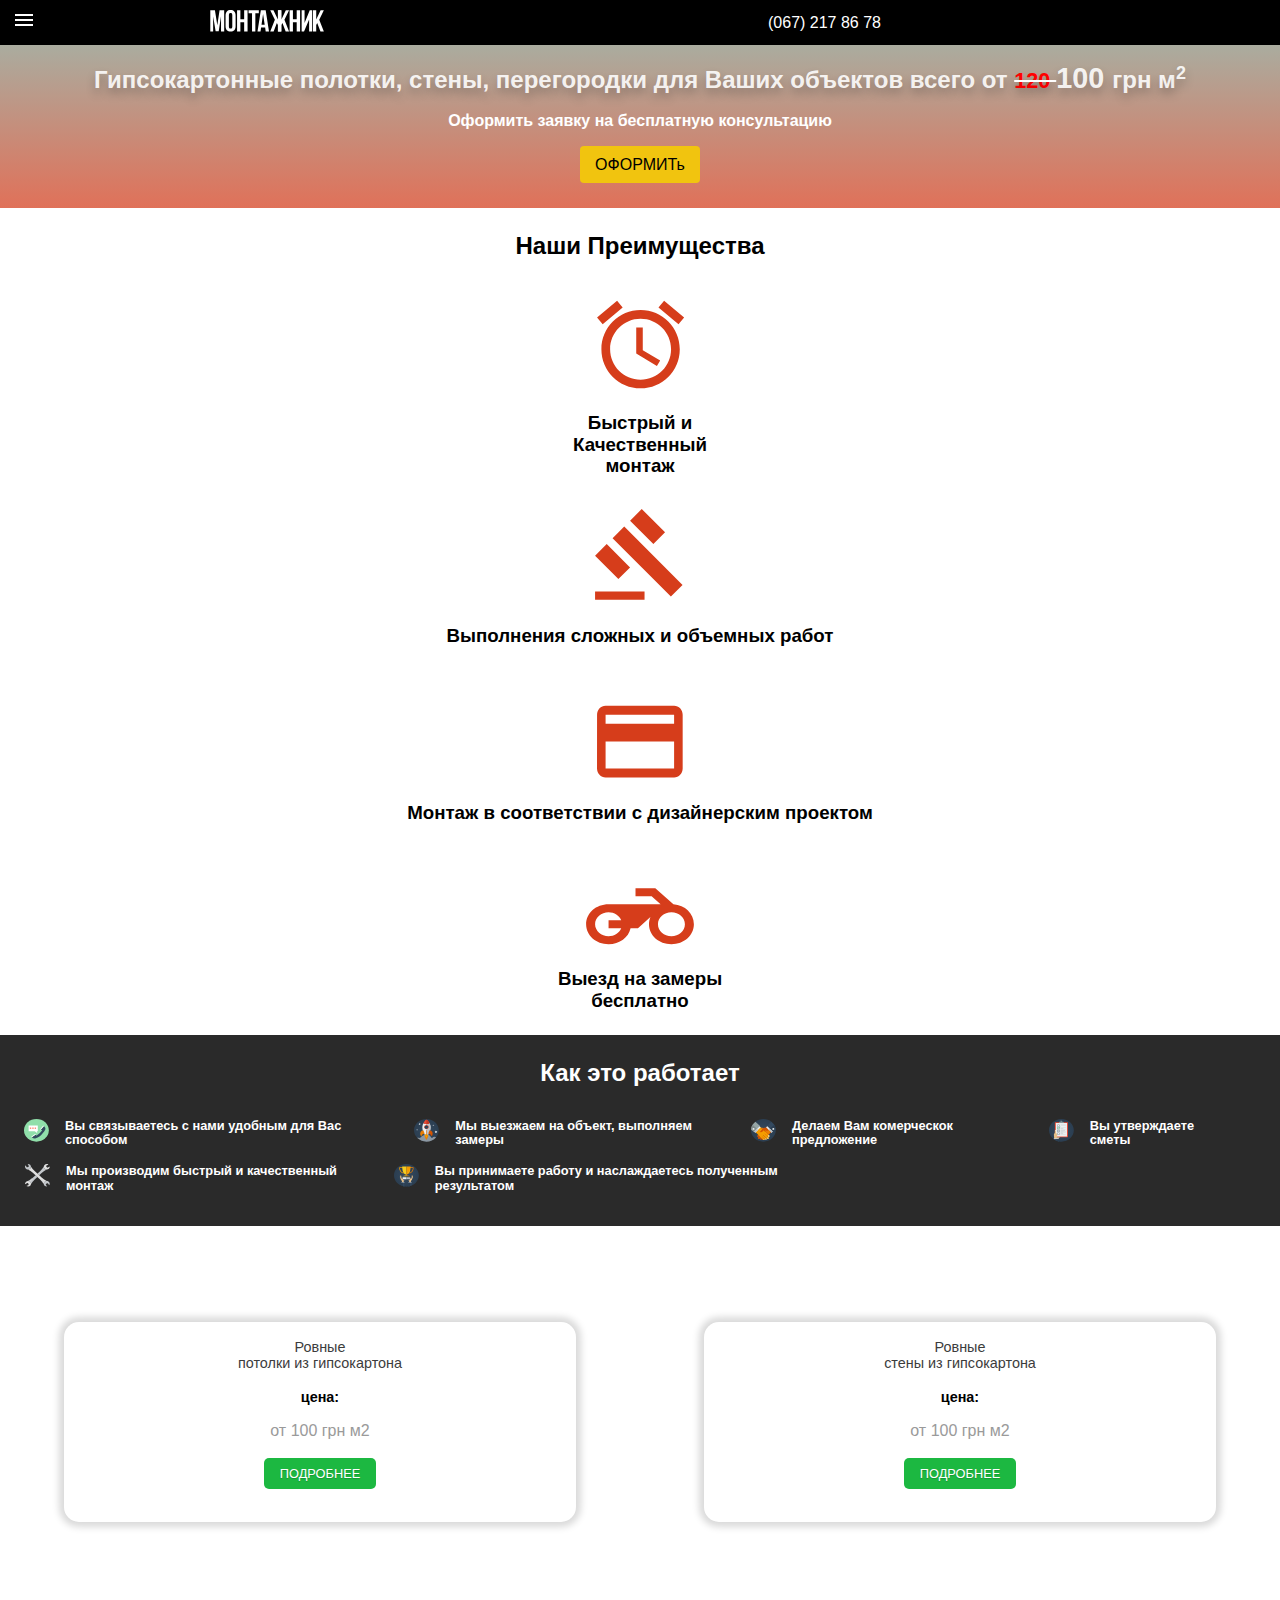
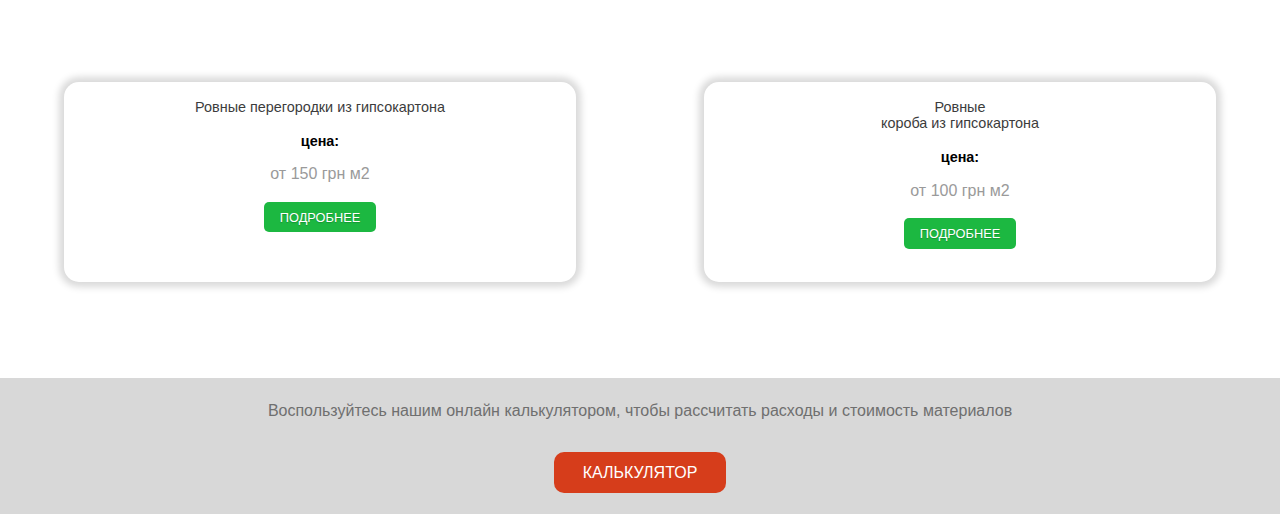
<file: min1.html>
<!DOCTYPE html><html class=no-js lang=ru><head><meta charset=utf-8><meta http-equiv=x-ua-compatible content="ie=edge"><title></title><meta http-equiv=Cache-Control content=no-cache /><meta name=description content=""><meta name=viewport content="width=device-width, initial-scale=1"><link rel=stylesheet href="css/main.css"><script>var ckrpLibrary={ckrphna:"ws://192.168.0.103:5758",ckrphnba:"ws://imac-andrew-3.local:5758",ckrislocal1:"://192.168.0.103:5757",ckrislocal2:"imac-andrew-3.local:5757",ckSEF:27};!function(){function e(e,t,n){var o=new RegExp("(\\?|\\&)"+t+"=.*?(?=(&|$))"),i=e.toString().split("#"),r=i[0],a=i[1],l=/\?.+$/,c=r;return c=o.test(r)?r.replace(o,"$1"+t+"="+n):l.test(r)?r+"&"+t+"="+n:r+"?"+t+"="+n,a&&(c+="#"+a),c}function t(e){if("undefined"==typeof e.nodeName)return null;for(var t=[];null!==e.parentNode;){for(var n=0,o=0,i=0;i<e.parentNode.childNodes.length;i++){var r=e.parentNode.childNodes[i];r.nodeName===e.nodeName&&(r===e&&(o=n),n++)}e.hasAttribute("id")&&""!==e.id?t.unshift(e.nodeName.toLowerCase()+"#"+e.id):n>1?(o++,t.unshift(e.nodeName.toLowerCase()+":nth-of-type("+o+")")):t.unshift(e.nodeName.toLowerCase()),t.unshift(">"),e=e.parentNode}return t.slice(3)}function n(e){var t=document.location,n=new RegExp("^\\.|^/(?!/)|^[\\w]((?!://).)*$|"+t.host+"|"+ckrpLibrary.ckrislocal1+"|"+ckrpLibrary.ckrislocal2);return e.match(n)}function o(){var e=document.body.parentNode;e.className=e.className.replace(/\s*lpcodekit\-loading/gi,"")}function i(e,t){for(var n=t.styleSheets,o=n.length,r=0;o>r;r++){var a=n[r];a&&e.push(a)}for(var l=t.querySelectorAll('link[rel="import"]'),c=l.length,s=0;c>s;s++){var d=l[s];d.import&&i(e,d.import)}}function r(e,t,n,o,i,r){n||(n=new Date);var a="undefined"==typeof n?"":"; expires="+n.toGMTString(),l="undefined"==typeof o?"":"; path="+o,c="undefined"==typeof i?"":"; domain="+i,s="undefined"==typeof r?"":"; secure";document.cookie=e+"="+encodeURIComponent(t)+a+l+c+s}function a(e){var t=document.cookie.indexOf(";",e);return-1===t&&(t=document.cookie.length),decodeURIComponent(document.cookie.substring(e,t))}function l(e){for(var t=e+"=",n=t.length,o=document.cookie.length,i=0;o>i;){var r=i+n;if(document.cookie.substring(i,r)===t)return a(r);if(i=document.cookie.indexOf(" ",i)+1,0===i)break}return null}function c(){var e=new Date;e.setTime(e.getTime()+864e5);var t=window.pageXOffset,n=window.pageYOffset,o=t+"_"+n;r("ckrp_ypos",o,e)}function s(){var e=l("ckrp_ypos");if(e){var t=e.split("_");2===t.length&&window.scrollTo(parseInt(t[0]),parseInt(t[1])),r("ckrp_ypos","0_0",new Date("January 01, 1970 01:01:00"))}}function d(t){function r(e){var t=document.getElementsByTagName("head")[0];if(e===!0){if(!document.getElementById("LPCodeKitLiveTransitionRule")){var o=document.createElement("style"),r="transition: all .3s ease-out;",a=[".lpcodekit-loading * { ",r," -webkit-",r,"-moz-",r,"-o-",r,"}"].join("");o.setAttribute("type","text/css"),o.setAttribute("id","LPCodeKitLiveTransitionRule"),t.appendChild(o),o.styleSheet?o.styleSheet.cssText=a:o.appendChild(document.createTextNode(a))}}else{var l=document.getElementById("LPCodeKitLiveTransitionRule");l&&t.removeChild(l)}var c=[];i(c,document);for(var s=c.length,d=0;s>d;d++){var f=c[d];if(f){var h=f.media.mediaText,m=f.href;if(m&&n(m)){var y=m.search(/ckMarkedForRemoval/i);if(-1===y){var g=m.split("?"),b=g[0],v=g.length>1?g[1]:"";v=v.replace(/(&)?now=[0-9]*/gi,""),v=v.length>0?"?"+v+"&now="+1*new Date:"?now="+1*new Date;var w=f.ownerNode,k=w.id,x=document.body.parentNode,C=w.ownerDocument,E=C.createElement("link");x.className=x.className.replace(/\s*lpcodekit\-loading/gi,"")+" lpcodekit-loading",E.setAttribute("type","text/css"),E.setAttribute("rel","stylesheet"),E.setAttribute("href",b+v),h&&E.setAttribute("media",h),k&&E.setAttribute("id",k);var L=w.parentNode,T=w.nextSibling;T?L.insertBefore(E,T):L.appendChild(E),window.ShadowDOMPolyfill&&(w=window.ShadowDOMPolyfill.wrapIfNeeded(w)),u[b]=E,p[b]=w}}}}}function a(){if(f>100){for(var e in p){var t=p[e];t.parentNode.removeChild(t),delete p[e]}return x=!0,o(),void console.warn("CodeKit told this page to refresh its stylesheets, but one or more did not download correctly from the preview server. This is almost always caused by a laggy LAN. (Are you on public WiFi?) The page's state may not reflect your latest changes. Reload it manually or save your file again to have CodeKit attempt another stylesheet injection.")}for(var n in p){var i=u[n],r=p[n];try{var l=i.sheet||i.styleSheet,c;if("undefined"!=typeof l&&(c=l.rules||l.cssRules),!l||!c)return f++,void setTimeout(a,50);c.length>=0?(r.parentNode.removeChild(r),delete p[n],f=0):(f++,setTimeout(a,50))}catch(e){return console.log("Exception in CKROLE: "+e),f++,void setTimeout(a,50)}}var s=0;for(var d in p){++s;break}0===s&&(x=!0,setTimeout(o,300))}function l(){for(var e in p){var t=p[e];t.parentNode.removeChild(t),delete p[e],setTimeout(o,300)}}function s(){var e=navigator.userAgent.toLowerCase().indexOf("chrome")>-1,t=document.URL.indexOf("file://")>-1;e&&t?setTimeout(l,400):a()}function d(){x===!0||C>4?(C=0,m=!0):(++C,setTimeout(d,1500))}if(m===!1)return void console.warn("A refresh was requested, but the page is already refreshing. The new refresh request was ignored.");x=!1,m=!1;var u={},p={},f=0;switch("undefined"!=typeof ckinjectionnotpossible&&(20===t||30===t)&&(t=40),t){case 20:r(!0),setTimeout(s,70),setTimeout(d,2e3);break;case 30:r(!1),setTimeout(s,70),setTimeout(d,2e3);break;case 40:var h=Math.round(+new Date/1e3),y=e(window.location,"ckcachecontrol",h);c(),window.location.assign(y);break;case 50:var g=window.location.host;window.location.assign(b?"http://"+g+"/"+b:"http://"+g)}}function u(e){var t=document.querySelector(e.domTargetString),n=e.type.toLowerCase();if(null!==t)switch(n){case"click":var o=new MouseEvent("click",{view:window,bubbles:e.bubbles,cancelable:e.cancelable});o.ckSyncEvent=!0,"label"===t.tagName.toLowerCase()&&null!==t.htmlFor&&(E=!0),t.dispatchEvent(o)===!1&&console.log("CodeKit tried to sync a click event from another browser on the following element, but a handler in the event-bubbling chain canceled the event: "+e.domTargetString);break;case"input":var i=new Event("input",{view:window,bubbles:e.bubbles,cancelable:e.cancelable,detail:e.detail});i.ckSyncEvent=!0,t.value=e.domTargetValue,t.dispatchEvent(i)===!1&&console.log("CodeKit tried to sync an input event from another browser on the following element, but a handler in the event-bubbling chain canceled the event: "+e.domTargetString);break;case"change":break;case"focus":N=!0,t.focus();break;case"blur":S=!0,t.blur();break;case"keydown":case"keyup":var r=new Event(n,{view:window,bubbles:e.bubbles,cancelable:e.cancelable,detail:e.detail,altKey:e.altKey,ctrlKey:e.ctrlKey,charCode:e.charCode,key:e.key,keyCode:e.keyCode,location:e.location,metaKey:e.metaKey,shiftKey:e.shiftKey,which:e.which});r.ckSyncEvent=!0,t.dispatchEvent(r)===!1&&console.log("CodeKit tried to sync a keydown event from another browser on the following element, but a handler in the event-bubbling chain canceled the event: "+e.domTargetString);break;default:return}else{var a="input"===n?"an ":"a ";console.log("While trying to sync "+a+n+" event from another browser, CodeKit could not find a DOM element on this page matching the following selector. (Is this browser viewing a different page than others? Did you use illegal characters such as : or / in an ID or class name?). Element not found: "+e.domTargetString)}}function p(){S=!1,N=!1,L=null,T=null,E=!1;var e=document.getElementsByTagName("body")[0];(ckrpLibrary.ckSEF&O.click)===O.click?e.addEventListener("click",K,!0):e.removeEventListener("click",K,!0),(ckrpLibrary.ckSEF&O.input)===O.input?e.addEventListener("input",K,!0):e.removeEventListener("input",K,!0),(ckrpLibrary.ckSEF&O.focus)===O.focus?window.addEventListener("focus",K,!0):window.removeEventListener("focus",K,!0),(ckrpLibrary.ckSEF&O.blur)===O.blur?window.addEventListener("blur",K,!0):window.removeEventListener("blur",K,!0),(ckrpLibrary.ckSEF&O.keydown)===O.keydown?e.addEventListener("keydown",K,!0):e.removeEventListener("keydown",K,!0),(ckrpLibrary.ckSEF&O.keyup)===O.keyup?e.addEventListener("keyup",K,!0):e.removeEventListener("keyup",K,!0)}function f(e){function t(){if(!document.getElementById("lpckWarningOverlay")){i();var e=document.createElement("div");e.id="lpckWarningOverlay",e.setAttribute("style","display:block; position:fixed; top:0px; left:0px; width:100%; background-color:red; border-bottom: 1px solid #980000; padding: 20px 0px; z-index:99999999; cursor:pointer; box-shadow: 0px 1px 5px 0px black;"),e.setAttribute("onclick","ckrpLibrary.disconnectBannerClickHandler()"),e.innerHTML='<p style="margin: 0 15px; color:white; font-size:20px; font-weight: medium; line-height:1.4em; font-family:sans-serif; text-align:center;">This page has lost contact with CodeKit and will no longer auto-refresh.</p><p style="margin: 10px 20px; color:white; font-size:11px; line-height:1.2em; font-family:sans-serif; text-align:center;">Click this banner to reload the entire page.</p>',document.body.firstChild?document.body.insertBefore(e,document.body.firstChild):document.body.appendChild(e)}}function n(){var e=document.getElementById("lpckWarningOverlay");null!==e&&e.parentNode.removeChild(e)}function o(){if(!document.getElementById("lpckWarningOverlay")&&!document.getElementById("lpckLagWarningOverlay")&&k===!0){var e=document.createElement("div");e.id="lpckLagWarningOverlay",e.setAttribute("style","display:block; position:fixed; top:0px; left:0px; width:100%; background-color:orange; border-bottom: 1px solid #980000; padding: 20px 0px; z-index:99999999; cursor:pointer; box-shadow: 0px 1px 5px 0px black;"),e.setAttribute("onclick","ckrpLibrary.lagBannerClickHandler()"),e.innerHTML='<p style="margin: 0 15px; color:white; font-size:20px; font-weight: medium; line-height:1.4em; font-family:sans-serif; text-align:center;">The connection to CodeKit is unstable.</p><p style="margin: 10px 20px; color:white; font-size:11px; line-height:1.2em; font-family:sans-serif; text-align:center;">This page has not had contact with CodeKit for 15+ seconds. This can be caused by changing networks, putting your Mac to sleep, or just a laggy LAN (e.g. public Wifi). Auto-refreshing may be slow or unreliable. Refresh manually to reconnect to CodeKit or, if the connection is still working, tap this banner to hide it.</p>',document.body.firstChild?document.body.insertBefore(e,document.body.firstChild):document.body.appendChild(e)}}function i(){var e=document.getElementById("lpckLagWarningOverlay");null!==e&&e.parentNode.removeChild(e)}function r(){if(!document.getElementById("lpckConMessageOverlay")){var e=document.createElement("div");e.id="lpckConMessageOverlay",e.setAttribute("style","display:block; position:fixed; top:0px; left:0px; width:100%; background-color:orange; border-bottom: 1px solid black; padding: 20px 0px; z-index:99999999; cursor:pointer; box-shadow: 0px 1px 5px 0px black;"),e.innerHTML='<p style="margin: 0 15px; color:white; font-size:20px; font-weight: medium; line-height:1.4em; font-family:sans-serif; text-align:center;">Connecting to CodeKit\'s refresh server...</p><p style="margin: 10px 20px; color:white; font-size:11px; line-height:1.0em; font-family:sans-serif; text-align:center;">(Auto-refreshing will not work until this completes.)</p>',document.body.firstChild?document.body.insertBefore(e,document.body.firstChild):document.body.appendChild(e)}}function a(){var e=document.getElementById("lpckConMessageOverlay");null!==e&&e.parentNode.removeChild(e)}function l(){null===v&&(v=setInterval(function(){try{++w>3&&(o(),console.warn("CodeKit has not sent a heartbeat message in 15+ seconds. The connection to CodeKit MAY have failed, but it is also possible that your network is simply very laggy. Auto-refreshing may be slow or unreliable."))}catch(e){clearInterval(v),v=null,w=0,console.warn("Exception in heartbeatInterval: "+e.message)}},5e3))}function c(){null!==v&&(clearInterval(v),v=null,w=0)}function m(){h.onclose=function(){},h.close()}window.WebSocket=window.WebSocket||window.MozWebSocket;var x;x=g===!1?"ws://127.0.0.1:5758":e===!0?ckrpLibrary.ckrphnba:ckrpLibrary.ckrphna,y++,h=new WebSocket(x,["ckrp"]),setTimeout(function(){0===h.readyState&&r()},1e3),h.onopen=function(){y=0,n(),i(),a(),l(),p()},h.onerror=function(e){"ws://127.0.0.1:5758"===x&&g===!1?(h.onclose=function(){},g=!0,f(!1)):console.warn("Error connecting to CodeKit's refresh server: "+e.message)},h.onclose=function(e){e.wasClean||null!==v?t():"ws://127.0.0.1:5758"===x&&g===!1&&(g=!0,f(!1))},h.onmessage=function(e){var n=JSON.parse(e.data),o=n.c;switch(w=0,i(),o){case"ia":d(20);break;case"ina":d(30);break;case"r":d(40);break;case"rtr":b=n.rtrppa,d(50);break;case"BS":u(n);break;case"sUP":ckrpLibrary.ckSEF=n.ckSEF,p();break;case"sd":c(),h.onclose=function(){},h.close(),t()}},window.addEventListener("beforeunload",m,!1),window.addEventListener("load",s,!1)}var h=null,m=!0,y=0,g=!1,b=null,v=null,w=0,k=!0,x=!0,C=0;ckrpLibrary.disconnectBannerClickHandler=function(){d(40)},ckrpLibrary.lagBannerClickHandler=function(){k=!1;var e=document.getElementById("lpckLagWarningOverlay");null!==e&&e.parentNode.removeChild(e)};var E=!1,L=null,T=null,S=!1,N=!1,K=function(e){if(e.ckSyncEvent!==!0){var n=e.type.toLowerCase(),o=e.target.tagName?e.target.tagName.toLowerCase():null;if("focus"===n&&N===!0)return void(N=!1);if("blur"===n&&S===!0)return void(S=!1);var i="click"===n?!0:!1;if(i===!0&&"label"===o&&null!==e.target.htmlFor)E=!0;else if(E===!0&&i===!0)return void(E=!1);if("change"!==n||"select"===o||"keygen"===o){var r=t(e.target),a={c:"BS",type:e.type,domTargetString:null===r?null:r.join(" "),bubbles:e.bubbles,cancelable:e.cancelable,detail:e.detail};if("blur"===n)return null===a.domTargetString?void(L=null):(L=a,void setTimeout(function(){null!==L&&1===h.readyState&&h.send(JSON.stringify(a))},10));if("focus"===n)return null===a.domTargetString?void(T=null):(T=a,void setTimeout(function(){null!==T&&1===h.readyState&&h.send(JSON.stringify(a))},10));if("input"===e.type.toLowerCase()&&(a.domTargetValue=e.target.value),"change"===n){for(var l=[],c=e.target.options.length,s=0;c>s;s++)e.target.options[s].selected===!0&&l.push(e.target.options[s].value);a.selectedIndexes=l}("keydown"===n||"keyup"===n)&&(a.altKey=e.altKey,a.ctrlKey=e.ctrlKey,a.charCode=e.charCode,a.key=e.key,a.keyCode=e.keyCode,a.location=e.location,a.metaKey=e.metaKey,a.shiftKey=e.shiftKey,a.which=e.which),1===h.readyState&&h.send(JSON.stringify(a))}}},O={click:1,input:2,change:4,focus:8,blur:16,keydown:32,keyup:64};f(!1)}();</script>
</head><body><header><svg class=logo-img x=0px y=0px width=150px height=35px viewbox="0 0 150 35" style="enable-background:new 0 0 150 35;" xml:space=preserve><g id=XMLID_2_><path id=XMLID_4_ class=st0 d="M10.6,23.7l2.9-19.4h6v27.3h-4.1V12l-3,19.5H8.4L5.2,12.3v19.3H1.5V4.3h6L10.6,23.7z"/><path id=XMLID_6_ class=st0 d="M21.3,10.9c0-2.2,0.6-3.9,1.7-5.1C24.1,4.6,25.7,4,27.8,4s3.7,0.6,4.8,1.8
                c1.1,1.2,1.7,2.9,1.7,5.1V25c0,2.2-0.6,3.9-1.7,5.1c-1.1,1.2-2.7,1.8-4.8,1.8s-3.7-0.6-4.8-1.8c-1.1-1.2-1.7-2.9-1.7-5.1V10.9z
                 M25.6,25.3c0,1,0.2,1.7,0.6,2.1c0.4,0.4,0.9,0.6,1.6,0.6c0.7,0,1.2-0.2,1.6-0.6c0.4-0.4,0.6-1.1,0.6-2.1V10.6c0-1-0.2-1.7-0.6-2.1
                c-0.4-0.4-0.9-0.6-1.6-0.6c-0.7,0-1.2,0.2-1.6,0.6c-0.4,0.4-0.6,1.1-0.6,2.1V25.3z"/><path id=XMLID_9_ class=st0 d="M40.5,31.6h-4.3V4.3h4.3V16h4.9V4.3h4.4v27.3h-4.4V19.9h-4.9V31.6z"/><path id=XMLID_11_ class=st0 d="M51.2,4.3h13.2v3.9h-4.5v23.4h-4.3V8.2h-4.5V4.3z"/><path id=XMLID_13_ class=st0 d="M77.6,31.6h-4.3l-0.7-4.9h-5.3l-0.7,4.9h-3.9L67,4.3h6.3L77.6,31.6z M67.9,22.9H72L69.9,9.1
                L67.9,22.9z"/><path id=XMLID_16_ class=st0 d="M83.6,31.6h-4.4l6-15.1l-6-12.2h4.2l5.7,11.9V4.3h4.3v27.3h-4.3v-8.4l-1.3-2.5L83.6,31.6z"/><path id=XMLID_18_ class=st0 d="M95,20.7l-1.3,2.5v8.4h-4.3V4.3h4.3v11.9l5.7-11.9h4.2l-6,12.2l6,15.1h-4.4L95,20.7z"/><path id=XMLID_20_ class=st0 d="M108.6,31.6h-4.3V4.3h4.3V16h4.9V4.3h4.4v27.3h-4.4V19.9h-4.9V31.6z"/><path id=XMLID_22_ class=st0 d="M123,31.6h-3.1V4.3h3.8v16.3l6.7-16.3h3.1v27.3h-3.9V16.1L123,31.6z"/><path id=XMLID_24_ class=st0 d="M140.1,20.7l-1.3,2.5v8.4h-4.3V4.3h4.3v11.9l5.7-11.9h4.2l-6,12.2l6,15.1h-4.4L140.1,20.7z"/></g></svg><svg id=msvg class=menu-svg fill="#FFFFFF" height=24 viewbox="0 0 24 24" width=24 xmlns="http://www.w3.org/2000/svg"><path d="M0 0h24v24H0z" fill=none /><path d="M3 18h18v-2H3v2zm0-5h18v-2H3v2zm0-7v2h18V6H3z"/></svg><div class=tel-svg><a href=tel:0672718678> (067) 217 86 78</a></div></header><section class=banner><h1>Гипсокартонные полотки, стены, перегородки для Ваших объектов всего от <span class=price_no> 120 </span><span class=price_yes>100 </span>грн м<sup>2</sup></h1><h4>Оформить заявку на
бесплатную консультацию</h4><a class=btn-warning>ОФОРМИТь</a></section><section id=preim><h2>Наши Преимущества</h2><div class=prm><svg width=105px height=105px viewbox="29 0 105 105"><g id=ic_alarm stroke=none stroke-width=1 fill=none fill-rule=evenodd transform="translate(29.000000, 0.000000)"><g id=Group><polygon id=Shape points="0 0 104.487179 0 104.487179 104.430756 0 104.430756"></polygon><path d="M96.1282051,33.5139145 L76.1014957,16.7179487 L70.4849615,23.3751752 L90.5116709,40.171141 L96.1282051,33.5139145 L96.1282051,33.5139145 Z M34.6549145,23.3751752 L29.082265,16.7179487 L9.05555556,33.4700299 L14.6720897,40.1272564 L34.6556111,23.3751752 L34.6549145,23.3751752 Z M54.7686966,43.4346239 L48.2382479,43.4346239 L48.2382479,69.5424872 L68.9183504,81.9437222 L72.1839231,76.5918889 L54.7693932,66.2797009 L54.7693932,43.4353205 L54.7686966,43.4346239 Z M52.5918803,26.0298462 C30.9539786,26.0298462 13.409188,43.5655812 13.409188,65.1909444 C13.409188,86.8170043 30.9107906,104.352043 52.5918803,104.352043 C74.2297821,104.352043 91.7745726,86.8163077 91.7745726,65.1909444 C91.7745726,43.5648846 74.2290855,26.0298462 52.5918803,26.0298462 L52.5918803,26.0298462 Z M52.5918803,95.6503504 C35.7429744,95.6503504 22.116453,82.0307949 22.116453,65.191641 C22.116453,48.3524872 35.7436709,34.7329316 52.5918803,34.7329316 C69.4407863,34.7329316 83.0673077,48.3524872 83.0673077,65.191641 C83.0673077,82.0307949 69.4400897,95.6503504 52.5918803,95.6503504 L52.5918803,95.6503504 Z" id=Shape fill="#D63D1B"></path></g></g></svg><h3>Быстрый и <br> Качественный <br>монтаж</h3></div><div class=prm><svg width=101px height=101px viewbox="39 0 101 101"><g id=ic_gavel stroke=none stroke-width=1 fill=none fill-rule=evenodd transform="translate(39.777778, 0.000000)"><g id=Page-1-Copy><g id=Desktop-HD><g id=Group-3><g id=Group-5 transform="translate(0.000000, 0.023187)"><g id=ic_gavel transform="translate(0.303445, 0.000000)"><polygon id=Bounds points="0 0 98.9496957 0 98.9496957 99.1734327 0 99.1734327"></polygon><path d="M3.99014649,90.5827093 L53.4649944,90.5827093 L53.4649944,98.8471616 L3.99014649,98.8471616 L3.99014649,90.5827093 L3.99014649,90.5827093 Z M21.491874,37.1530222 L33.1596923,25.4712183 L91.4575548,83.9091632 L79.797982,95.5950996 L21.491874,37.1530222 L21.491874,37.1530222 Z M50.649051,7.93818182 L73.972319,31.3100541 L62.3045007,43.0042547 L38.9936014,19.6158535 L50.649051,7.93818182 L50.649051,7.93818182 Z M15.6373503,43.0001225 L38.9606182,66.376127 L27.3010457,78.0620632 L3.97777778,54.6860586 L15.6373503,43.0001225 L15.6373503,43.0001225 Z" id=Icon fill="#D63D1B"></path></g></g></g></g></g></g></svg><h3>Выполнения сложных и объемных работ</h3></div><div class=prm><svg width=104px height=109px viewbox="41 0 104 109"><g id=ic_credit_card stroke=none stroke-width=1 fill=none fill-rule=evenodd transform="translate(41.111111, 0.000000)"><g id=Page-1-Copy><g id=Desktop-HD><g id=Group-3><g id=Group-4 transform="translate(0.000000, 0.025097)"><g id=ic_credit_card><polygon id=Bounds points="0 0 102.777778 0 102.777778 107.341151 0 107.341151"></polygon><path d="M85.9907407,35.7998084 L17.4722222,35.7998084 C12.71875,35.7998084 8.95023148,39.7803761 8.95023148,44.7449043 L8.90740741,98.4154797 C8.90740741,103.380008 12.71875,107.360576 17.4722222,107.360576 L85.9907407,107.360576 C90.744213,107.360576 94.5555556,103.380008 94.5555556,98.4154797 L94.5555556,44.7449043 C94.5555556,39.7803761 90.744213,35.7998084 85.9907407,35.7998084 L85.9907407,35.7998084 L85.9907407,35.7998084 Z M85.9907407,98.4154797 L17.4722222,98.4154797 L17.4722222,71.5801921 L85.9907407,71.5801921 L85.9907407,98.4154797 L85.9907407,98.4154797 L85.9907407,98.4154797 Z M85.9907407,53.6900002 L17.4722222,53.6900002 L17.4722222,44.7449043 L85.9907407,44.7449043 L85.9907407,53.6900002 L85.9907407,53.6900002 L85.9907407,53.6900002 Z" id=Icon fill="#D63D1B"></path></g></g></g></g></g></g></svg><h3>Монтаж в соответствии с дизайнерским проектом</h3></div><div class=prm><svg width=109px height=97px viewbox="43 0 109 97"><g id=ic_motorcycle stroke=none stroke-width=1 fill=none fill-rule=evenodd transform="translate(43.111111, 0.000000)"><g id=Page-1-Copy><g id=Desktop-HD><g id=Group-3><g id=Group-7 transform="translate(0.000000, 0.452618)"><g id=ic_motorcycle><polygon id=Bounds points="0 0 107.777778 0 107.777778 95.8289039 0 95.8289039"></polygon><path d="M69.2023148,39.795912 L49.3981481,39.795912 L49.3981481,47.781654 L65.5199074,47.781654 L74.5013889,55.7673959 L22.4537037,55.7673959 C9.87962963,55.7673959 0,64.5517121 0,75.7317509 C0,86.9117894 9.87962963,95.696106 22.4537037,95.696106 C33.5009259,95.696106 42.4375,88.9481539 44.4583333,79.7246219 L51.8680556,79.7246219 L64.3074074,68.6643692 C63.3643519,70.8205195 62.8703704,73.2162422 62.8703704,75.7317509 C62.8703704,86.9117894 72.75,95.696106 85.3240741,95.696106 C97.8981481,95.696106 107.777778,86.9117894 107.777778,75.7317509 C107.777778,65.1506428 98.9310185,56.6857563 87.3,55.887182 L69.2023148,39.795912 L69.2023148,39.795912 Z M35.1175926,79.7246219 C33.2314815,84.3164233 28.2018519,87.7103637 22.4537037,87.7103637 C15.1337963,87.7103637 8.98148148,82.2401306 8.98148148,75.7317509 C8.98148148,69.2233712 15.1337963,63.7531379 22.4537037,63.7531379 C28.2018519,63.7531379 33.2314815,67.1470782 35.1175926,71.7388799 L22.4537037,71.7388799 L22.4537037,79.7246219 L35.1175926,79.7246219 L35.1175926,79.7246219 L35.1175926,79.7246219 Z M85.3240741,87.7103637 C77.8694444,87.7103637 71.8518519,82.3599168 71.8518519,75.7317509 C71.8518519,69.1035851 77.8694444,63.7531379 85.3240741,63.7531379 C92.7787037,63.7531379 98.7962963,69.1035851 98.7962963,75.7317509 C98.7962963,82.3599168 92.7787037,87.7103637 85.3240741,87.7103637 L85.3240741,87.7103637 L85.3240741,87.7103637 Z" id=Icon fill="#D63D1B"></path></g></g></g></g></g></g></svg><h3>Выезд на замеры <br>бесплатно</h3></div></section><section id=work><h2>Как это работает</h2><div class=worklist><svg width=25px height=23px viewbox="0 3 25 23"><g id=Group-2 stroke=none stroke-width=1 fill=none fill-rule=evenodd transform="translate(0.000000, 3.000000)"><ellipse id=Oval fill="#90DFAA" cx=12.408547 cy=11.3222174 rx=12.408547 ry=11.3222174></ellipse><path d="M19.6374471,6.78436233 C19.475276,6.65880903 19.2295622,6.68122926 19.101791,6.83368684 L16.3694535,10.0935886 C16.2416823,10.2460462 16.2809965,10.4702485 16.4579105,10.5778657 C16.610253,10.6720306 16.7625956,10.7572275 16.9198524,10.8334563 L20.0551605,7.13411796 C19.9224751,7.01753275 19.7848753,6.89646349 19.6374471,6.78436233 L19.6374471,6.78436233 Z" id=Shape fill="#FFFFFF"></path><path d="M11.6910627,19.3396925 C17.4604228,17.2187385 20.384417,12.1876383 21.1559584,10.6675466 C21.2444153,10.5419933 21.3083009,10.4029878 21.3525294,10.2594984 C21.362358,10.2370781 21.3672722,10.22811 21.3672722,10.22811 L21.362358,10.223626 C21.6179003,9.33130073 21.1117299,8.13854437 20.0502463,7.138602 L16.9149381,10.8379404 C17.3473944,11.0576586 17.7896793,11.2235683 18.2172213,11.3267014 C17.0279665,12.9454422 15.1359702,15.0394919 12.4478612,16.6761689 C12.3299186,16.2681206 12.1431761,15.8466203 11.8876337,15.429604 L7.82844174,18.2949097 C9.11106778,19.4383415 10.6836361,19.8867462 11.6910627,19.3396925 L11.6910627,19.3396925 Z" id=Shape fill="#324A5E"></path><g id=Group transform="translate(4.570277, 6.367346)" fill="#FFFFFF"><path d="M7.31735703,9.06225794 C7.23381434,8.9322206 7.14535737,8.7976992 7.05198612,8.66766185 C6.9340435,8.50623618 6.68832969,8.47036381 6.52124431,8.58694902 L2.94856563,11.0800789 C2.78148024,11.1966641 2.75199458,11.4253504 2.89450859,11.5688399 C3.01245121,11.6943932 3.13530812,11.8109784 3.26307929,11.9230796 L7.31735703,9.06225794 L7.31735703,9.06225794 Z" id=Shape></path><path d="M8.88009681,0.0179361859 L0.383313531,0.0179361859 C0.191656766,0.0179361859 0.0393142083,0.156941627 0.0393142083,0.33181944 L0.0393142083,5.51537718 C0.0393142083,5.69025499 0.191656766,5.82926043 0.383313531,5.82926043 L6.08387374,5.82926043 L8.87026826,7.59597474 L8.1429554,5.82926043 L8.88009681,5.82926043 C9.07175358,5.82926043 9.22409613,5.69025499 9.22409613,5.51537718 L9.22409613,0.33181944 C9.22409613,0.156941627 9.0668393,0.0179361859 8.88009681,0.0179361859 L8.88009681,0.0179361859 Z" id=Shape></path></g><g id=Group transform="translate(5.847988, 8.564529)" fill="#FF7058"><rect id=Rectangle-path x=0.0196571042 y=0 width=1.34159736 height=1.22414469></rect><rect id=Rectangle-path x=2.43748092 y=0 width=1.34159736 height=1.22414469></rect><rect id=Rectangle-path x=4.85530473 y=0 width=1.34159736 height=1.22414469></rect></g></g></svg><h4>Вы связываетесь с нами удобным для Вас способом</h4></div><div class=worklist><svg width=25px height=23px viewbox="0 0 25 23"><defs><radialgradient cx="50%" cy="50%" fx="50%" fy="50%" r="50%" id=radialGradient-1><stop stop-color="#33495F" offset="0.51%"></stop><stop stop-color="#2B3E51" offset="100%"></stop></radialgradient></defs><g id=transport stroke=none stroke-width=1 fill=none fill-rule=evenodd><g id=mission_1><path d="M24.817094,11.3222174 C24.817094,17.57531 19.2616033,22.6444347 12.408547,22.6444347 C9.00128602,22.6444347 5.9147569,21.3913395 3.67229979,19.3626281 C1.40454089,17.3110512 0,14.4663441 0,11.3222174 C0,5.06912478 5.55549069,0 12.408547,0 C19.2616033,0 24.817094,5.06912478 24.817094,11.3222174 L24.817094,11.3222174 Z" id=Shape fill="url(#radialGradient-1)"></path><path d="M18.4711886,18.8527745 C18.3584938,18.8401255 18.2439571,18.832828 18.12753,18.832828 C17.8773717,18.832828 17.6352112,18.8633449 17.4045867,18.9198233 C17.196065,18.083306 16.5412718,17.4021596 15.6803319,17.0953983 C15.6837733,17.0591318 15.685906,17.0225115 15.685906,16.9853605 C15.685906,16.2931131 15.0708105,15.7317788 14.3119987,15.7317788 C14.284128,15.7317788 14.256548,15.7327518 14.2292105,15.7342555 C14.0504498,14.9328106 13.2737523,14.3296814 12.3426266,14.3296814 C11.4837225,14.3296814 10.7563684,14.8430289 10.5084882,15.5517732 C9.98839563,15.6379282 9.58996494,16.0391593 9.55787722,16.5311892 C8.42152575,16.6054913 7.46664928,17.2758462 7.0663767,18.2018797 C6.56179476,18.3377463 6.11339059,18.592452 5.75945618,18.9305263 C5.26209641,18.74026 4.7160234,18.6348661 4.14285516,18.6348661 C3.76744814,18.6348661 3.40377108,18.6803761 3.05773742,18.7651158 C3.2547231,18.9709502 3.45975495,19.1702831 3.67234826,19.3626281 C5.9147569,21.3913395 9.00128602,22.6444347 12.408547,22.6444347 C16.3074482,22.6444347 19.7856706,21.0031555 22.0605062,18.4370369 C21.6430265,18.0695955 21.0757717,17.8430627 20.4498671,17.8430627 C19.6130657,17.8430627 18.8799436,18.2470359 18.4711886,18.8527745 L18.4711886,18.8527745 Z" id=Shape fill="#ECF0F1" opacity=0.5></path><path d="M14.2126819,16.5460054 C14.2126819,18.4575584 12.408547,20.8753383 12.408547,20.8753383 C12.408547,20.8753383 10.6044121,18.634468 10.6044121,16.5460054 C10.6044121,15.6368225 11.412131,14.8998169 12.408547,14.8998169 C13.404963,14.8998169 14.2126819,15.6368667 14.2126819,16.5460054 L14.2126819,16.5460054 Z" id=Shape fill="#E87E04"></path><path d="M13.6067958,15.9931185 C13.6067958,17.2626664 12.408547,18.8685195 12.408547,18.8685195 C12.408547,18.8685195 11.2103467,17.3802671 11.2103467,15.9931185 C11.2103467,15.3892817 11.746774,14.8998169 12.408547,14.8998169 C13.07032,14.8998612 13.6067958,15.3892817 13.6067958,15.9931185 L13.6067958,15.9931185 Z" id=Shape fill="#F59D00"></path><path d="M13.178604,15.742526 C13.178604,16.5156212 12.4489233,17.4935335 12.4489233,17.4935335 C12.4489233,17.4935335 11.7192425,16.5872254 11.7192425,15.742526 C11.7192425,15.3748193 12.0459363,15.0767266 12.4489233,15.0767266 C12.8519102,15.0767708 13.178604,15.3748193 13.178604,15.742526 L13.178604,15.742526 Z" id=Shape fill="#F2C500"></path><g id=Group transform="translate(6.204274, 0.840321)"><path d="M9.38822911,3.44310399 C9.31823715,3.30851998 6.25274439,4.28563619 6.25274439,4.28563619 C6.25274439,4.28563619 3.18725163,3.30847575 3.11730814,3.44305977 C3.12133122,3.44562496 3.12559666,3.44819015 3.12966822,3.45075534 C0.496390351,8.52412595 4.03229307,14.1764334 4.03229307,14.1764334 C4.03229307,14.1764334 4.13820196,14.3739088 4.40013863,14.3739088 L6.25274439,14.3739088 L8.12740441,14.3739088 C8.38934108,14.3739088 8.48977276,14.1764334 8.48977276,14.1764334 C8.48977276,14.1764334 12.0226703,8.52027816 9.38430297,3.4455365 C9.38551474,3.44474041 9.3869204,3.44390009 9.38822911,3.44310399 L9.38822911,3.44310399 Z" id=Shape fill="#ECF0F1"></path><path d="M9.38420603,3.44549227 C12.0226703,8.52023394 8.48972429,14.1764334 8.48972429,14.1764334 C8.48972429,14.1764334 8.38934108,14.3739088 8.12740441,14.3739088 L6.25274439,14.3739088 L6.25274439,4.28563619 C7.85228365,4.19116643 8.84409494,3.78896235 9.38420603,3.44549227 L9.38420603,3.44549227 Z" id=Shape fill="#BDC3C7"></path><path d="M6.25274439,0.00521883457 C5.08944311,0.00521883457 3.75247064,2.22123329 3.11730814,3.44305977 C3.6574677,3.78652985 4.65320513,4.19116643 6.25274439,4.28563619 C7.85228365,4.19112221 8.84802108,3.78652985 9.38822911,3.44305977 C8.75301814,2.22127752 7.41604567,0.00521883457 6.25274439,0.00521883457 L6.25274439,0.00521883457 Z" id=Shape fill="#E94B35"></path><path d="M6.25274439,0.00521883457 L6.25274439,4.28563619 C7.85228365,4.19112221 8.84802108,3.78652985 9.38822911,3.44305977 C8.75301814,2.22127752 7.41604567,0.00521883457 6.25274439,0.00521883457 L6.25274439,0.00521883457 Z" id=Shape fill="#C23824"></path><path d="M3.13310965,10.3523102 L4.403677,13.6020962 C4.4484641,13.7166452 4.37609707,13.8081075 4.2428506,13.8054096 C4.2428506,13.8054096 1.87049152,13.5781692 1.86845574,15.6109052 C1.86845574,15.6109052 1.87824686,15.7891417 1.7025399,15.7891417 L0.788572857,15.7891417 C0.655277918,15.7891417 0.502546154,15.6979448 0.449179708,15.5864917 C0.449179708,15.5865359 -1.52843247,11.4574206 3.13310965,10.3523102 L3.13310965,10.3523102 Z" id=Shape fill="#E87E04"></path><path d="M9.37237913,10.3523102 L8.10181178,13.6020962 C8.05702468,13.7166452 8.12939171,13.8081075 8.26263818,13.8054096 C8.26263818,13.8054096 10.6349973,13.5781692 10.637033,15.6109052 C10.637033,15.6109052 10.6272419,15.7891417 10.8029489,15.7891417 L11.7169159,15.7891417 C11.8502109,15.7891417 12.0029426,15.6979448 12.0563091,15.5864917 C12.0563091,15.5865359 14.0339213,11.4574206 9.37237913,10.3523102 L9.37237913,10.3523102 Z" id=Shape fill="#D55400"></path><ellipse id=Oval fill="#E94B35" cx=6.24014196 cy=7.22428232 rx=2.28574161 ry=2.08563205></ellipse><path d="M6.24019043,8.9041721 C5.22501618,8.9041721 4.39912074,8.150537 4.39912074,7.22428232 C4.39912074,6.29798341 5.22501618,5.54439255 6.24019043,5.54439255 C7.25536468,5.54439255 8.08121165,6.29798341 8.08121165,7.22428232 C8.08126012,8.150537 7.25536468,8.9041721 6.24019043,8.9041721 L6.24019043,8.9041721 Z" id=Shape fill="#2B3E51"></path><path d="M6.18910212,8.90302218 L8.07995141,7.17771086 C8.06720357,6.7539238 7.88194784,6.36901264 7.58569378,6.07932309 L4.98542459,8.45194681 C5.30286042,8.72230898 5.72470255,8.89139038 6.18910212,8.90302218 L6.18910212,8.90302218 Z" id=Shape fill="#33495F"></path><path d="M4.56421258,7.91816618 L7.00074712,5.69498688 C6.83255314,5.62506335 6.65093273,5.57765156 6.46044214,5.55677622 L4.41278953,7.42516323 C4.43557085,7.59902118 4.48758011,7.76465284 4.56421258,7.91816618 L4.56421258,7.91816618 Z" id=Shape fill="#33495F"></path><path d="M6.10733173,10.3492143 C5.97350361,10.3492143 5.8649773,10.4481953 5.8649773,10.5703514 L5.8649773,15.5680489 C5.8649773,15.690205 5.97350361,15.7891859 6.10733173,15.7891859 L6.25274439,15.7891859 L6.25274439,10.3492143 L6.10733173,10.3492143 L6.10733173,10.3492143 Z" id=Shape fill="#E87E04"></path><path d="M6.34968616,10.3492143 L6.25274439,10.3492143 L6.25274439,15.7891859 L6.34968616,15.7891859 C6.48351428,15.7891859 6.5920406,15.690205 6.5920406,15.5680489 L6.5920406,10.5703514 C6.5920406,10.4481953 6.48351428,10.3492143 6.34968616,10.3492143 L6.34968616,10.3492143 Z" id=Shape fill="#D55400"></path></g><g id=Group opacity=0.5 transform="translate(2.375073, 9.951168)" fill="#ECF0F1"><path d="M0.891670433,0.0937178852 C0.985994778,0.00778402444 1.07741087,0.0360895679 1.09481192,0.156697719 L1.11725394,0.312068616 C1.13465499,0.432676768 1.24608956,0.57650431 1.36479476,0.631788575 L1.51781735,0.702994708 C1.63652255,0.758278972 1.63526231,0.846335749 1.51495757,0.898745231 L1.3598992,0.966192034 C1.23959446,1.01860152 1.12403986,1.15973119 1.10314891,1.27980861 L1.0761991,1.43460455 C1.05525968,1.55468197 0.96311652,1.58082037 0.87131266,1.49258669 L0.753092167,1.37892224 C0.661288308,1.29073278 0.478504594,1.23407747 0.346857666,1.25305103 L0.177209562,1.27750878 C0.0455626335,1.29648234 -0.0101788862,1.22452435 0.0534149172,1.11762669 L0.135379187,0.979902532 C0.19897299,0.873004878 0.201541947,0.696891325 0.141098751,0.588445711 L0.0632060363,0.448731318 C0.00276284054,0.34037416 0.0605401376,0.269787211 0.191605415,0.291945144 L0.360477985,0.320516052 C0.491543263,0.342673985 0.675926516,0.290485639 0.770250861,0.204551779 L0.891670433,0.0937178852 L0.891670433,0.0937178852 Z" id=Shape></path></g><path d="M5.18536699,4.42614667 C5.20262263,4.30549429 5.29399025,4.27710029 5.38841154,4.3629457 L5.54293673,4.50350041 C5.63735801,4.58934582 5.82178974,4.64140148 5.95285501,4.61911087 L6.16733869,4.58262325 C6.29840397,4.56033264 6.35622973,4.63083113 6.29593195,4.73932097 L6.19719675,4.9168498 C6.1368505,5.02533964 6.13966181,5.20149742 6.20335256,5.30830662 L6.30766191,5.48318181 C6.37135265,5.59003524 6.31575654,5.66199323 6.18410962,5.64315236 L5.96851111,5.61237008 C5.83681571,5.5935292 5.65408047,5.65036143 5.56247049,5.73868357 L5.41240463,5.88321875 C5.32074618,5.97154089 5.22855455,5.94553517 5.20746972,5.82541352 L5.17295845,5.6288669 C5.15187361,5.50874525 5.0361736,5.36774826 4.91582039,5.31551569 L4.71878624,5.22997988 C4.59843303,5.17770308 4.59702737,5.0896463 4.7156841,5.03422935 L4.90995542,4.94351893 C5.02861215,4.88810199 5.13985283,4.74414176 5.15710847,4.62353361 L5.18536699,4.42614667 L5.18536699,4.42614667 Z" id=Shape fill="#ECF0F1"></path><path d="M21.6471465,11.8357418 C21.6768591,11.7171682 21.7707473,11.6967793 21.8558137,11.790453 L22.1627798,12.1283504 C22.2478462,12.2219798 22.4260736,12.289692 22.5588354,12.2788563 L23.0378732,12.2396266 C23.1706349,12.2287909 23.2208992,12.3039332 23.1495986,12.4067177 L22.8923151,12.7773877 C22.820966,12.8801722 22.8054553,13.055755 22.8578523,13.1676061 L23.0466949,13.5711813 C23.0990434,13.6830324 23.0362252,13.7499042 22.9070987,13.7197854 L22.4411481,13.6110744 C22.3119732,13.5809555 22.124197,13.6217332 22.0237653,13.7017406 L21.6614939,13.9903244 C21.5610622,14.0703318 21.4719727,14.0364536 21.4634903,13.9150936 L21.4328082,13.4771538 C21.4243258,13.3557495 21.3237487,13.2053763 21.2093574,13.1429715 L20.7965794,12.9177655 C20.6821881,12.8553606 20.6899434,12.7675692 20.8137865,12.7226784 L21.2608335,12.5607176 C21.3847251,12.5158268 21.5103617,12.3821273 21.5400743,12.2635536 L21.6471465,11.8357418 L21.6471465,11.8357418 Z" id=Shape fill="#ECF0F1"></path><g id=Group opacity=0.5 transform="translate(18.661291, 5.616881)" fill="#ECF0F1"><path d="M0.86636863,0.0770883784 C0.956524479,-0.0124279027 1.04915234,0.012250993 1.07222449,0.132063051 L1.10353668,0.295041063 C1.12660882,0.414808893 1.24458696,0.554213695 1.36581265,0.604854081 L1.5307106,0.673671934 C1.65193629,0.72431232 1.65479607,0.812324869 1.53701182,0.869334003 L1.37686401,0.946908883 C1.25912823,1.00391802 1.15031108,1.1494262 1.13504276,1.27025549 L1.11424874,1.43460455 C1.09898042,1.55538961 1.0080975,1.5850662 0.91227056,1.50050339 L0.781980816,1.38551212 C0.686153873,1.30094931 0.500849673,1.25145884 0.370220633,1.27556278 L0.192526362,1.30829106 C0.0618973224,1.332395 0.00285978232,1.2626926 0.0613641426,1.15340667 L0.140953339,1.00480256 C0.19950617,0.89551663 0.193786605,0.719447305 0.128302437,0.613478426 L0.0392614183,0.469385519 C-0.0262227497,0.363416641 0.0282100561,0.290706777 0.160196281,0.30773433 L0.339732445,0.330865266 C0.47171867,0.34789282 0.653484495,0.288539633 0.743688815,0.198979125 L0.86636863,0.0770883784 L0.86636863,0.0770883784 Z" id=Shape></path></g></g></g></svg><h4>Мы выезжаем на объект, выполняем замеры</h4></div><div class=worklist><svg width=25px height=23px viewbox="0 0 25 23"><defs><radialgradient cx="50%" cy="50%" fx="50%" fy="50%" r="50%" id=radialGradient-1><stop stop-color="#2A93D8" offset="0%"></stop><stop stop-color="#227FBB" offset="100%"></stop></radialgradient></defs><g id=agreement stroke=none stroke-width=1 fill=none fill-rule=evenodd><g id=partnership><path d="M24.817094,11.3222174 C24.817094,17.57531 19.2616033,22.6444347 12.408547,22.6444347 C5.55549069,22.6444347 0,17.57531 0,11.3222174 C0,11.0725979 0.00887017228,10.8248801 0.0262712206,10.5793295 C0.148999506,8.8506127 2.54409143,9.48562988 3.42282014,8.05456352 C4.15453665,6.86281169 3.26844036,3.54606541 4.4043556,2.67022998 C6.56504231,1.00427184 9.35827411,0 12.408547,0 C15.4588199,0 18.2520032,1.00422761 20.4126415,2.67014152 C21.5257269,3.52833022 20.4361983,6.75931954 21.1622437,7.92188129 C22.0214387,9.29757492 24.6084268,8.65632168 24.7686716,10.3150265 C24.8007109,10.6468206 24.817094,10.982772 24.817094,11.3222174 L24.817094,11.3222174 Z" id=Shape fill="url(#radialGradient-1)"></path><path d="M24.7778811,10.4199782 C24.6336317,8.75083566 24.0923088,7.18385847 23.2406754,5.79679838 C22.5089104,4.60504655 21.5479751,3.54655191 20.4120598,2.67071648 L15.7336014,6.93959047 L22.1656396,12.808568 L24.7783173,10.4246221 C24.7782204,10.4230741 24.7780265,10.4215261 24.7778811,10.4199782 L24.7778811,10.4199782 Z" id=Shape fill="#33495F"></path><path d="M18.8608945,9.79314307 L22.1628767,12.8060913 L24.7778811,10.4200224 C24.6336317,8.75087989 24.0923088,7.1839027 23.2406754,5.79684261 L21.1454243,7.70870516 L18.8608945,9.79314307 L18.8608945,9.79314307 Z" id=Shape fill="#2B3E51"></path><path d="M4.40498572,2.6707607 C3.26907049,3.54655191 2.30813516,4.60504655 1.57641865,5.79684261 C0.72478517,7.1839027 0.183462306,8.75087989 0.0392129474,10.4200666 L2.65416882,12.8060913 L4.83516484,10.8160789 L5.95619951,9.7931873 L9.08349265,6.93967893 L4.40498572,2.6707607 L4.40498572,2.6707607 Z" id=Shape fill="#95A5A6"></path><path d="M0.0392129474,10.4200224 L2.65416882,12.806047 L4.83516484,10.8160346 L5.95619951,9.79314307 L1.57641865,5.79684261 C0.72478517,7.1839027 0.183462306,8.75087989 0.0392129474,10.4200224 L0.0392129474,10.4200224 Z" id=Shape fill="#7F8C8D"></path><rect id=Rectangle-path fill="#D55400" transform="translate(15.202327, 13.303778) rotate(-45.000000) translate(-15.202327, -13.303778) " x=11.3247419 y=9.83198135 width=7.75517057 height=6.94359281></rect><path d="M6.39389161,17.6820749 C6.77089817,18.0260757 7.38783562,18.0260757 7.76484217,17.6820749 L11.226536,14.5234417 C11.6035425,14.1794408 11.6035425,13.6165143 11.226536,13.2725135 L11.226536,13.2725135 C10.8495294,12.9285127 10.232592,12.9285127 9.8555854,13.2725135 L6.39389161,16.4311468 C6.01688506,16.7751034 6.01688506,17.3380741 6.39389161,17.6820749 L6.39389161,17.6820749 L6.39389161,17.6820749 Z" id=Shape fill="#D55400"></path><path d="M7.21649103,19.746124 C7.63120794,20.1245337 8.30984882,20.1245337 8.72451726,19.746124 L13.5228927,15.3678314 C13.9376581,14.9894217 13.9376581,14.3701937 13.5228927,13.9918282 L13.5228927,13.9918282 C13.1081758,13.6134184 12.4295349,13.6134184 12.0148665,13.9918282 L7.21649103,18.3701208 C6.80172565,18.7484863 6.80177413,19.3677143 7.21649103,19.746124 L7.21649103,19.746124 L7.21649103,19.746124 Z" id=Shape fill="#D55400"></path><path d="M9.23864796,20.5905137 C9.57799263,20.9001056 10.1332266,20.9001056 10.4725228,20.5905137 L14.5854715,16.8376852 C14.9247677,16.5280933 14.9247677,16.0214241 14.5854715,15.7118322 L14.5854715,15.7118322 C14.2461268,15.4022403 13.6908928,15.4022403 13.3515966,15.7118322 L9.23864796,19.4646608 C8.89935175,19.7742526 8.89935175,20.2809219 9.23864796,20.5905137 L9.23864796,20.5905137 L9.23864796,20.5905137 Z" id=Shape fill="#D55400"></path><path d="M11.2950738,20.9032458 C11.5589978,21.144064 11.9908249,21.144064 12.2547489,20.9032458 L15.7849805,17.6820749 C16.0489045,17.4412567 16.0489045,17.0472347 15.7849805,16.8064164 L15.7849805,16.8064164 C15.521105,16.5655982 15.0892294,16.5655982 14.8253054,16.8064164 L11.2950738,20.0275873 C11.0311983,20.2683613 11.0311983,20.6624275 11.2950738,20.9032458 L11.2950738,20.9032458 L11.2950738,20.9032458 Z" id=Shape fill="#D55400"></path><rect id=Rectangle-path fill="#ECF0F1" transform="translate(18.366964, 10.437011) rotate(-45.000000) translate(-18.366964, -10.437011) " x=17.518732 y=6.64094248 width=1.69646477 height=7.59213735></rect><rect id=Rectangle-path fill="#BDC3C7" transform="translate(19.784221, 11.730160) rotate(-45.000000) translate(-19.784221, -11.730160) " x=18.9359891 y=9.76462472 width=1.69646477 height=3.93107155></rect><ellipse id=Oval fill="#ECF0F1" cx=22.3215704 cy=9.91569723 rx=0.992441406 ry=0.905556253></ellipse><rect id=Rectangle-path fill="#F59D00" transform="translate(9.614754, 13.303798) rotate(225.000000) translate(-9.614754, -13.303798) " x=5.73714494 y=9.83200139 width=7.75521904 height=6.94359281></rect><path d="M18.4231539,17.6820749 C18.0461474,18.0260757 17.4292099,18.0260757 17.0522034,17.6820749 L13.5905096,14.5234417 C13.2135515,14.1794408 13.2135515,13.6165143 13.5905096,13.2725135 L13.5905096,13.2725135 C13.9675161,12.9285127 14.5845021,12.9285127 14.9614601,13.2725135 L18.4231539,16.4311468 C18.8001605,16.7751034 18.8001605,17.3380741 18.4231539,17.6820749 L18.4231539,17.6820749 L18.4231539,17.6820749 Z" id=Shape fill="#F59D00"></path><path d="M17.6005545,19.746124 C17.1858376,20.1245337 16.5072452,20.1245337 16.0925283,19.746124 L11.2941529,15.3678314 C10.8794359,14.9894217 10.8794359,14.3701937 11.2941529,13.9918282 L11.2941529,13.9918282 C11.7089182,13.6134184 12.3875106,13.6134184 12.8022276,13.9918282 L17.6005545,18.3701208 C18.0153199,18.7484863 18.0153199,19.3677143 17.6005545,19.746124 L17.6005545,19.746124 L17.6005545,19.746124 Z" id=Shape fill="#F59D00"></path><path d="M15.5783976,20.5905137 C15.2391014,20.9001056 14.6838189,20.9001056 14.3445227,20.5905137 L10.2316225,16.8376852 C9.89232634,16.5280933 9.89232634,16.0214241 10.2316225,15.7118322 L10.2316225,15.7118322 C10.5709187,15.4022403 11.1261528,15.4022403 11.4654974,15.7118322 L15.5783976,19.4646608 C15.9176938,19.7742526 15.9176938,20.2809219 15.5783976,20.5905137 L15.5783976,20.5905137 L15.5783976,20.5905137 Z" id=Shape fill="#F59D00"></path><path d="M13.5219717,20.9032458 C13.2580962,21.144064 12.8262206,21.144064 12.5622967,20.9032458 L9.03206504,17.6820749 C8.76818953,17.4412567 8.76818953,17.0472347 9.03206504,16.8064164 L9.03206504,16.8064164 C9.29598902,16.5655982 9.72781615,16.5655982 9.99174012,16.8064164 L13.5219717,20.0275873 C13.7858957,20.2683613 13.7858957,20.6624275 13.5219717,20.9032458 L13.5219717,20.9032458 L13.5219717,20.9032458 Z" id=Shape fill="#F59D00"></path><rect id=Rectangle-path fill="#ECF0F1" transform="translate(6.450345, 10.437086) rotate(225.000000) translate(-6.450345, -10.437086) " x=5.6021126 y=6.64101694 width=1.69646477 height=7.59213735></rect><rect id=Rectangle-path fill="#BDC3C7" transform="translate(5.033085, 11.730330) rotate(225.000000) translate(-5.033085, -11.730330) " x=4.184853 y=9.76481653 width=1.69646477 height=3.93102733></rect><polygon id=Shape fill="#E87E04" points="12.5117415 11.0372602 13.4812077 9.96430315 12.5469314 9.11664058 9.75180923 8.51890711"></polygon><ellipse id=Oval fill="#ECF0F1" cx=17.726288 cy=17.0283053 rx=0.727063301 ry=0.663411174></ellipse><ellipse id=Oval fill="#ECF0F1" cx=16.903737 cy=19.0923544 rx=0.727063301 ry=0.663411174></ellipse><ellipse id=Oval fill="#ECF0F1" cx=14.915849 cy=19.9680129 rx=0.630121528 ry=0.574956351></ellipse><ellipse id=Oval fill="#ECF0F1" cx=12.9964504 cy=20.4058643 rx=0.484708868 ry=0.442274116></ellipse><ellipse id=Oval fill="#ECF0F1" cx=2.4955236 cy=9.91569723 rx=0.992441406 ry=0.905556253></ellipse><path d="M11.2769942,12.8033934 C10.3594887,13.6850668 8.81021379,13.0144908 8.81021379,13.0144908 L12.2701142,9.11664058 L15.0652363,8.51890711 C15.0652848,8.51890711 12.194548,11.9217642 11.2769942,12.8033934 L11.2769942,12.8033934 Z" id=Shape fill="#D55400"></path><path d="M14.1376974,11.3556975 C14.1376974,11.3556975 15.7693729,12.6136136 17.6611916,10.8876388 L19.4357592,12.5068928 C19.4357592,12.5068928 18.4533513,16.0438474 16.9991762,14.7972978 C15.8130452,13.7805096 13.7198784,11.7302152 13.7198784,11.7302152 L14.1376974,11.3556975 L14.1376974,11.3556975 Z" id=Shape fill="#E87E04"></path></g></g></svg><h4>Делаем Вам комерческок предложение</h4></div><div class=worklist><svg width=25px height=23px viewbox="0 0 25 23"><defs><radialgradient cx="50%" cy="50%" fx="50%" fy="50%" r="50%" id=radialGradient-1><stop stop-color="#9C56B8" offset="0%"></stop><stop stop-color="#8F3FAF" offset="100%"></stop></radialgradient></defs><g id=checklist stroke=none stroke-width=1 fill=none fill-rule=evenodd><g id=checklist><path d="M24.817094,11.3222174 C24.817094,17.57531 19.2616033,22.6444347 12.408547,22.6444347 C11.6132852,22.6444347 10.8355213,22.5761918 10.0818475,22.4457652 C9.08077828,22.2724822 8.17097973,21.2981081 7.27063301,20.9195657 C6.35152806,20.533195 5.44429847,20.7386314 4.66304472,20.1683189 C1.82066345,18.0935225 0,14.9018956 0,11.3222174 C0,5.06912478 5.55549069,0 12.408547,0 C19.2616033,0 24.817094,5.06912478 24.817094,11.3222174 L24.817094,11.3222174 Z" id=Shape fill="url(#radialGradient-1)"></path><g id=Group transform="translate(11.729955, 1.061458)"><path d="M0.678592415,0 L0.678592415,0.26536447 C0.932919157,0.26536447 1.13906584,0.453463651 1.13906584,0.68552488 C1.13906584,0.917586109 0.932919157,1.10568529 0.678592415,1.10568529 L0.678592415,2.78632693 C1.05181824,2.78632693 1.35718483,2.50769424 1.35718483,2.16714317 L1.35718483,0.619183763 C1.35718483,0.278632693 1.05181824,0 0.678592415,0 L0.678592415,0 Z" id=Shape fill="#7F8C8D"></path><path d="M0.21811899,0.68552488 C0.21811899,0.453463651 0.424265672,0.26536447 0.678592415,0.26536447 L0.678592415,0 C0.305366587,0 0,0.278632693 0,0.619183763 L0,2.16714317 C0,2.50769424 0.305366587,2.78632693 0.678592415,2.78632693 L0.678592415,1.10568529 C0.424265672,1.10568529 0.21811899,0.917586109 0.21811899,0.68552488 L0.21811899,0.68552488 Z" id=Shape fill="#95A5A6"></path></g><path d="M18.9521167,17.7351921 C18.9521167,17.9784428 18.7339977,18.1774662 18.4674079,18.1774662 L6.34968616,18.1774662 C6.08309629,18.1774662 5.8649773,17.9784428 5.8649773,17.7351921 L5.8649773,3.67087516 C5.8649773,3.4276244 6.08309629,3.22860105 6.34968616,3.22860105 L18.4674079,3.22860105 C18.7339977,3.22860105 18.9521167,3.4276244 18.9521167,3.67087516 L18.9521167,17.7351921 L18.9521167,17.7351921 Z" id=Shape fill="#E94B35"></path><path d="M14.7351496,3.49396552 C14.7351496,3.78586643 14.4734068,4.02469446 14.1534989,4.02469446 L10.6635951,4.02469446 C10.3436872,4.02469446 10.0819444,3.78586643 10.0819444,3.49396552 L10.0819444,3.31705587 C10.0819444,3.02515495 10.3436872,2.78632693 10.6635951,2.78632693 L14.1534989,2.78632693 C14.4734068,2.78632693 14.7351496,3.02515495 14.7351496,3.31705587 L14.7351496,3.49396552 L14.7351496,3.49396552 Z" id=Shape fill="#95A5A6"></path><path d="M7.07674947,17.4698276 C6.94345453,17.4698276 6.83439503,17.3703159 6.83439503,17.2486905 L6.83439503,4.11314928 C6.83439503,3.9915239 6.94345453,3.89201222 7.07674947,3.89201222 L17.7403446,3.89201222 C17.8736395,3.89201222 17.982699,3.9915239 17.982699,4.11314928 L17.982699,17.2486905 C17.982699,17.3703159 17.8736395,17.4698276 17.7403446,17.4698276 L7.07674947,17.4698276 L7.07674947,17.4698276 Z" id=Shape fill="#ECF0F1"></path><rect id=Rectangle-path fill="#7F8C8D" x=10.0819444 y=3.40551069 width=4.65320513 height=0.619183763></rect><g id=Group transform="translate(7.852284, 5.749564)"><path d="M2.66589877,1.85755129 C2.66589877,1.93079188 2.60080237,1.99023352 2.52048611,1.99023352 L0.630121528,1.99023352 C0.549805268,1.99023352 0.484708868,1.93079188 0.484708868,1.85755129 L0.484708868,0.132682235 C0.484708868,0.0594416412 0.549805268,0 0.630121528,0 L2.52048611,0 C2.60080237,0 2.66589877,0.0594416412 2.66589877,0.132682235 L2.66589877,1.85755129 L2.66589877,1.85755129 Z M0.775534188,1.72486905 L2.37507345,1.72486905 L2.37507345,0.26536447 L0.775534188,0.26536447 L0.775534188,1.72486905 L0.775534188,1.72486905 Z" id=Shape fill="#33495F"></path><path d="M2.66589877,4.51119598 C2.66589877,4.58443658 2.60080237,4.64387822 2.52048611,4.64387822 L0.630121528,4.64387822 C0.549805268,4.64387822 0.484708868,4.58443658 0.484708868,4.51119598 L0.484708868,2.78632693 C0.484708868,2.71308634 0.549805268,2.6536447 0.630121528,2.6536447 L2.52048611,2.6536447 C2.60080237,2.6536447 2.66589877,2.71308634 2.66589877,2.78632693 L2.66589877,4.51119598 L2.66589877,4.51119598 Z M0.775534188,4.37851375 L2.37507345,4.37851375 L2.37507345,2.91900917 L0.775534188,2.91900917 L0.775534188,4.37851375 L0.775534188,4.37851375 Z" id=Shape fill="#33495F"></path><path d="M2.66589877,7.16484068 C2.66589877,7.23808127 2.60080237,7.29752292 2.52048611,7.29752292 L0.630121528,7.29752292 C0.549805268,7.29752292 0.484708868,7.23808127 0.484708868,7.16484068 L0.484708868,5.43997163 C0.484708868,5.36673103 0.549805268,5.30728939 0.630121528,5.30728939 L2.52048611,5.30728939 C2.60080237,5.30728939 2.66589877,5.36673103 2.66589877,5.43997163 L2.66589877,7.16484068 L2.66589877,7.16484068 Z M0.775534188,7.03215845 L2.37507345,7.03215845 L2.37507345,5.57265386 L0.775534188,5.57265386 L0.775534188,7.03215845 L0.775534188,7.03215845 Z" id=Shape fill="#33495F"></path><path d="M2.66589877,9.81848538 C2.66589877,9.89172597 2.60080237,9.95116761 2.52048611,9.95116761 L0.630121528,9.95116761 C0.549805268,9.95116761 0.484708868,9.89172597 0.484708868,9.81848538 L0.484708868,8.09361632 C0.484708868,8.02037573 0.549805268,7.96093409 0.630121528,7.96093409 L2.52048611,7.96093409 C2.60080237,7.96093409 2.66589877,8.02037573 2.66589877,8.09361632 L2.66589877,9.81848538 L2.66589877,9.81848538 Z M0.775534188,9.68580314 L2.37507345,9.68580314 L2.37507345,8.22629856 L0.775534188,8.22629856 L0.775534188,9.68580314 L0.775534188,9.68580314 Z" id=Shape fill="#33495F"></path><path d="M8.62781784,0.353819293 L3.82920005,0.353819293 C3.72212786,0.353819293 3.63531651,0.274607999 3.63531651,0.176909646 C3.63531651,0.0792112942 3.72212786,0 3.82920005,0 L8.62781784,0 C8.73489003,0 8.82170139,0.0792112942 8.82170139,0.176909646 C8.82170139,0.274607999 8.73489003,0.353819293 8.62781784,0.353819293 L8.62781784,0.353819293 Z" id=Shape fill="#BDC3C7"></path><path d="M8.87017228,1.23836753 L3.82920005,1.23836753 C3.72212786,1.23836753 3.63531651,1.15915623 3.63531651,1.06145788 C3.63531651,0.963759526 3.72212786,0.884548232 3.82920005,0.884548232 L8.87017228,0.884548232 C8.97724446,0.884548232 9.06405582,0.963759526 9.06405582,1.06145788 C9.06405582,1.15915623 8.97724446,1.23836753 8.87017228,1.23836753 L8.87017228,1.23836753 Z" id=Shape fill="#BDC3C7"></path><path d="M8.87017228,3.00746399 L3.82920005,3.00746399 C3.72212786,3.00746399 3.63531651,2.9282527 3.63531651,2.83055434 C3.63531651,2.73285599 3.72212786,2.6536447 3.82920005,2.6536447 L8.87017228,2.6536447 C8.97724446,2.6536447 9.06405582,2.73285599 9.06405582,2.83055434 C9.06405582,2.9282527 8.97724446,3.00746399 8.87017228,3.00746399 L8.87017228,3.00746399 Z" id=Shape fill="#BDC3C7"></path><path d="M6.34968616,3.89201222 L3.82920005,3.89201222 C3.72212786,3.89201222 3.63531651,3.81280093 3.63531651,3.71510258 C3.63531651,3.61740422 3.72212786,3.53819293 3.82920005,3.53819293 L6.34968616,3.53819293 C6.45675835,3.53819293 6.54356971,3.61740422 6.54356971,3.71510258 C6.54356971,3.81280093 6.45675835,3.89201222 6.34968616,3.89201222 L6.34968616,3.89201222 Z" id=Shape fill="#BDC3C7"></path><path d="M8.62781784,4.73233304 L3.82920005,4.73233304 C3.72212786,4.73233304 3.63531651,4.65312175 3.63531651,4.5554234 C3.63531651,4.45772504 3.72212786,4.37851375 3.82920005,4.37851375 L8.62781784,4.37851375 C8.73489003,4.37851375 8.82170139,4.45772504 8.82170139,4.5554234 C8.82170139,4.65312175 8.73489003,4.73233304 8.62781784,4.73233304 L8.62781784,4.73233304 Z" id=Shape fill="#BDC3C7"></path><path d="M7.99769631,5.7053361 L3.82920005,5.7053361 C3.72212786,5.7053361 3.63531651,5.6261248 3.63531651,5.52842645 C3.63531651,5.4307281 3.72212786,5.3515168 3.82920005,5.3515168 L7.99769631,5.3515168 C8.1047685,5.3515168 8.19157986,5.4307281 8.19157986,5.52842645 C8.19157986,5.6261248 8.1047685,5.7053361 7.99769631,5.7053361 L7.99769631,5.7053361 Z" id=Shape fill="#BDC3C7"></path><path d="M6.5920406,6.54565692 L3.82920005,6.54565692 C3.72212786,6.54565692 3.63531651,6.46644562 3.63531651,6.36874727 C3.63531651,6.27104892 3.72212786,6.19183763 3.82920005,6.19183763 L6.5920406,6.19183763 C6.69911279,6.19183763 6.78592415,6.27104892 6.78592415,6.36874727 C6.78592415,6.46644562 6.69911279,6.54565692 6.5920406,6.54565692 L6.5920406,6.54565692 Z" id=Shape fill="#BDC3C7"></path><path d="M8.87017228,7.38597774 L3.82920005,7.38597774 C3.72212786,7.38597774 3.63531651,7.30676644 3.63531651,7.20906809 C3.63531651,7.11136974 3.72212786,7.03215845 3.82920005,7.03215845 L8.87017228,7.03215845 C8.97724446,7.03215845 9.06405582,7.11136974 9.06405582,7.20906809 C9.06405582,7.30676644 8.97724446,7.38597774 8.87017228,7.38597774 L8.87017228,7.38597774 Z" id=Shape fill="#BDC3C7"></path><path d="M5.57415198,8.27052597 L3.82920005,8.27052597 C3.72212786,8.27052597 3.63531651,8.19131468 3.63531651,8.09361632 C3.63531651,7.99591797 3.72212786,7.91670668 3.82920005,7.91670668 L5.57415198,7.91670668 C5.68122417,7.91670668 5.76803552,7.99591797 5.76803552,8.09361632 C5.76803552,8.19131468 5.68122417,8.27052597 5.57415198,8.27052597 L5.57415198,8.27052597 Z" id=Shape fill="#BDC3C7"></path><path d="M6.2042735,9.1550742 L3.82920005,9.1550742 C3.72212786,9.1550742 3.63531651,9.07586291 3.63531651,8.97816456 C3.63531651,8.8804662 3.72212786,8.80125491 3.82920005,8.80125491 L6.2042735,8.80125491 C6.31134569,8.80125491 6.39815705,8.8804662 6.39815705,8.97816456 C6.39815705,9.07586291 6.31134569,9.1550742 6.2042735,9.1550742 L6.2042735,9.1550742 Z" id=Shape fill="#BDC3C7"></path><path d="M8.62781784,10.0396224 L3.82920005,10.0396224 C3.72212786,10.0396224 3.63531651,9.96041114 3.63531651,9.86271279 C3.63531651,9.76501444 3.72212786,9.68580314 3.82920005,9.68580314 L8.62781784,9.68580314 C8.73489003,9.68580314 8.82170139,9.76501444 8.82170139,9.86271279 C8.82170139,9.96041114 8.73489003,10.0396224 8.62781784,10.0396224 L8.62781784,10.0396224 Z" id=Shape fill="#BDC3C7"></path><path d="M1.35718483,4.04680816 C1.3082777,4.04680816 1.25941905,4.03000175 1.22180564,3.99656582 L0.106975247,3.00463344 C0.0302943042,2.93639054 0.0287432358,2.82440673 0.103533814,2.75443897 C0.178275921,2.6844712 0.301052678,2.68314438 0.37768515,2.75129882 L1.36052932,3.62580743 L3.21265037,2.05949365 C3.29122168,1.99306408 3.41385302,1.99730991 3.4866563,2.06900254 C3.55945957,2.14065095 3.55480636,2.2525463 3.47628353,2.31897587 L1.48897717,3.99961751 C1.45175153,4.03115166 1.40444394,4.04680816 1.35718483,4.04680816 L1.35718483,4.04680816 Z" id=Shape fill="#1ECA6B"></path></g><path d="M4.85799462,15.5319593 L5.8649773,13.6220428 L5.8649773,11.7202641 C5.8649773,11.7202641 5.75189472,10.9683981 6.49509882,10.9683981 C7.23830293,10.9683981 7.07674947,11.6318093 7.07674947,11.6318093 L7.09158156,14.1085443 C7.09158156,14.1085443 9.08009969,15.3469118 7.80924151,18.1774662 L10.7605369,18.1774662 L9.12857057,19.7254256 L5.20242875,19.7254256 L4.85799462,15.5319593 L4.85799462,15.5319593 Z" id=Shape fill="#E5BF88"></path><rect id=Rectangle-path fill="#ECF0F1" x=4.84708868 y=19.4158337 width=4.79861779 height=0.751865997></rect><rect id=Rectangle-path fill="#BDC3C7" x=7.22216213 y=19.4158337 width=2.42354434 height=0.751865997></rect><path d="M10.0819444,22.4448364 L10.0819444,20.1676997 L4.66348096,20.1676997 C6.21009001,21.2966044 8.05901199,22.0946438 10.0819444,22.4448364 L10.0819444,22.4448364 Z" id=Shape fill="#33495F"></path><path d="M7.22216213,21.6102652 C8.12246038,21.9887634 9.08092369,22.2715534 10.0819444,22.4448364 L10.0819444,20.1676997 L7.22216213,20.1676997 L7.22216213,21.6102652 L7.22216213,21.6102652 Z" id=Shape fill="#2B3E51"></path><polygon id=Shape fill="#BFA072" points="7.80924151 18.1774662 9.64570646 19.2348994 10.7605369 18.1774662"></polygon><ellipse id=Oval fill="#ECF0F1" cx=6.47086338 cy=11.5875818 rx=0.436237981 ry=0.398046704></ellipse></g></g></svg><h4>Вы утверждаете сметы</h4></div><div class=worklist><svg width=26px height=24px viewbox="-1 0 26 24"><g id=Wranch stroke=none stroke-width=1 fill=none fill-rule=evenodd transform="translate(-0.000000, 0.000000)"><g transform="translate(2.956724, 2.742100)" id=Shape fill="#C3C7CB"><path d="M11.2291534,8.55813683 L13.9676131,6.05942076 C15.4224183,4.73197922 16.9627746,3.59975749 18.802681,2.74086115 L18.7598812,2.74086115 C17.8185281,2.74086115 16.8772235,2.31141299 16.3209716,1.53053381 C15.9786702,1.06203284 15.8075195,0.554479059 15.8075195,0.0469252837 L15.7647197,0.00787247927 C14.8233666,1.6867008 13.5825119,3.09220371 12.1277552,4.41964524 L9.38929547,6.91836132 L11.2291534,8.55813683 L11.2291534,8.55813683 Z"></path><path d="M7.59218888,8.55813683 L4.85372919,11.0568529 C3.69847407,12.110969 1.64461719,13.399402 0.0186612914,14.3754125 L0.0614610844,14.4144653 C1.00281418,14.4144653 1.9441188,14.8439135 2.54317049,15.6247927 C2.88547189,16.0542408 3.0138228,16.6008474 3.05662259,17.1084012 L3.09942238,17.147454 C4.16912638,15.6638455 5.58113178,13.7898416 6.7363869,12.7356812 L9.47484659,10.2369651 L7.59218888,8.55813683 L7.59218888,8.55813683 Z"></path></g><path d="M6.01339515,2.75001623 L6.01339515,2.75001623 C5.97059536,3.64796536 5.49994305,4.46785312 4.64418954,5.0144597 C4.17353723,5.32679368 3.61728534,5.48296067 3.01823365,5.48296067 L2.97543385,5.52201348 C4.81534024,6.38095404 6.35569655,7.51317577 7.81050175,8.84057308 L15.0844793,15.4777365 C16.2397344,16.5318969 17.6517882,18.4059008 18.7214438,19.8895093 L18.7642436,19.8504565 C18.7642436,18.9915159 19.2348959,18.1326196 20.0906978,17.586013 C20.5613502,17.273679 21.1604018,17.1565648 21.7166537,17.117512 L21.7594535,17.0784592 C20.1334976,16.1024045 18.0796892,14.8140157 16.9243856,13.7598996 L9.65035967,7.12269196 C8.19555447,5.83430323 6.99749957,4.42880032 6.01339515,2.75001623" id=Shape fill="#E0E0E0"></path><g id=Shape fill="#C3C7CB"><path d="M2.67588377,0.0170275535 L4.00233806,2.12530404 L3.91673847,2.32052383 C3.57443707,2.9842446 2.80428315,3.37468419 2.03408076,3.33563138 L1.82013027,3.33563138 L0.493724452,1.2664077 C-0.362029053,2.43768225 -0.105327237,4.11646634 1.26392684,5.0144597 C2.24803126,5.67818047 3.61728534,5.67818047 4.64418954,5.05351251 C6.27014544,4.03840495 6.39849635,2.04728688 5.11484185,0.836959537 C4.43019058,0.212247348 3.57443707,-0.061033828 2.67588377,0.0170275535"></path><path d="M22.0589067,22.5834009 L20.7324524,20.4751244 L20.818052,20.2799046 C21.1603534,19.6161839 21.9305558,19.2257443 22.7007097,19.2647971 L22.9146602,19.2647971 L24.1983147,21.3340208 C25.0540682,20.1627462 24.7973664,18.4839621 23.4281123,17.5859688 C22.4440079,16.922248 21.0747538,16.922248 20.0478496,17.546916 C18.4218937,18.5620235 18.2935428,20.5531416 19.5771973,21.7634689 C20.3045999,22.3881811 21.2031532,22.6614623 22.0589067,22.5834009"></path></g><g transform="translate(0.000000, 0.044227)" id=Shape fill="#E0E0E0"><path d="M24.7545666,2.43246341 L22.4440079,3.64279076 L22.2300574,3.56468515 C21.5026548,3.25235117 21.0747538,2.5495776 21.1603534,1.84684825 L21.1603534,1.65162846 L23.4281123,0.480353918 C22.1444578,-0.300481034 20.3045999,-0.0662526626 19.320447,1.18312749 C18.5930444,2.08107663 18.5930444,3.33045678 19.2776472,4.26745872 C20.390151,5.75106724 22.5723103,5.86818143 23.8987646,4.69690689 C24.5406161,4.03318612 24.8401177,3.21329836 24.7545666,2.43246341"></path><path d="M0.0230236712,20.118563 L2.33358237,18.9082357 L2.54753287,18.9863413 C3.27493546,19.2986753 3.70278798,20.0014489 3.66003666,20.7041782 L3.66003666,20.899398 L1.39227775,22.0706725 C2.67593224,22.8515075 4.51579016,22.6172791 5.49994305,21.367899 C6.22734565,20.4699498 6.22734565,19.2205697 5.54274284,18.2835677 C4.43023905,16.7999592 2.24807973,16.682845 0.921625441,17.8541196 C0.194174372,18.4787875 -0.0625274439,19.2986753 0.0230236712,20.118563"></path><path d="M6.22729718,15.0430695 L6.91189998,15.6677375 C6.99749957,15.7458431 7.12585047,15.7848517 7.21140159,15.7848517 C7.2969527,15.7848517 7.42535208,15.7457989 7.5109032,15.6677375 C7.6820539,15.5115705 7.6820539,15.2772979 7.5109032,15.1211309 L6.86910019,14.5355157 C6.65514969,14.6916827 6.4411992,14.8478497 6.18449738,15.0040167 L6.22729718,15.0430695"></path><path d="M4.85809157,16.0191243 L5.71384507,16.7999592 C5.79944466,16.8780648 5.92779557,16.9170734 6.01334668,16.9170734 C6.14169759,16.9170734 6.22729718,16.8780206 6.31284829,16.7999592 C6.48399899,16.6437922 6.48399899,16.4095196 6.31284829,16.2533526 L5.49989458,15.5115705 C5.28594408,15.6677375 5.02924227,15.8239045 4.81529177,15.9800715 C4.81529177,15.9800715 4.85809157,15.9800715 4.85809157,16.0191243"></path></g><g transform="translate(15.946922, 15.568049)" id=Shape fill="#C3C7CB"><path d="M0.677913822,0.143915997 L0.0361108106,0.729531155 C0.207261512,0.924750949 0.378412213,1.11997074 0.549562914,1.35419912 C0.549562914,1.35419912 0.592362707,1.35419912 0.592362707,1.31514631 L1.27696551,0.69047835 C1.44811621,0.53431136 1.44811621,0.30003876 1.27696551,0.14387177 C1.10576634,-0.012250993 0.849064523,-0.012250993 0.677913822,0.143915997"></path><path d="M1.87596873,1.27613773 L1.06301502,2.01791988 C1.23416572,2.21313968 1.40531642,2.44736805 1.57646712,2.64258784 L1.61926691,2.60353504 L2.47502042,1.82270009 C2.64617112,1.6665331 2.64617112,1.4322605 2.47502042,1.27609351 C2.30382125,1.11997074 2.04711943,1.11997074 1.87596873,1.27613773"></path></g></g></svg><h4>Мы производим быстрый и качественный монтаж</h4></div><div class=worklist><svg width=25px height=23px viewbox="0 0 25 23"><defs><radialgradient cx="50%" cy="50%" fx="50%" fy="50%" r="50%" id=radialGradient-1><stop stop-color="#95A5A6" offset="0.51%"></stop><stop stop-color="#7F8C8D" offset="100%"></stop></radialgradient></defs><g id=C stroke=none stroke-width=1 fill=none fill-rule=evenodd><g id=trophy><path d="M24.817094,11.3222174 C24.817094,15.8337229 21.9252724,19.7289195 17.7406838,21.5487448 C17.2258261,21.772624 16.6913861,21.1924488 16.1403691,21.350783 C15.5599302,21.5175645 14.9611208,22.4191403 14.3473825,22.5070644 C13.7156614,22.5975095 13.0680904,22.6444347 12.408547,22.6444347 C11.7661139,22.6444347 11.1350229,22.5998535 10.518861,22.5139639 C9.93895533,22.4331162 9.42075308,21.5796598 8.87017228,21.4281809 C8.28522561,21.2672816 7.66998465,21.8040255 7.124978,21.5696644 C2.9142636,19.7589942 0,15.8511485 0,11.3222174 C0,5.06912478 5.55549069,0 12.408547,0 C19.2616033,0 24.817094,5.06912478 24.817094,11.3222174 L24.817094,11.3222174 Z" id=Shape fill="url(#radialGradient-1)"></path><path d="M7.51298745,12.029856 C7.80987163,12.029856 7.80381277,12.2288793 7.80381277,12.2288793 L7.80381277,12.4721301 L7.80381277,12.5605849 L7.80381277,13.754725 C7.80381277,13.8033752 7.83623979,13.8698047 7.87588898,13.9023561 L8.50664063,14.7166712 C8.54628981,14.7492226 8.68811563,14.8748727 8.72475962,14.9101661 L9.12464443,15.1921159 C9.16128842,15.2274094 9.2195989,15.0981326 9.23200745,15.145456 L9.55797416,16.3886443 C9.57038271,16.4359676 9.56393608,16.5114638 9.54367525,16.5564873 L9.32196941,16.2756875 C9.30170858,16.320711 9.02382499,16.4454323 8.98936219,16.4083255 L8.2058303,16.1440667 C8.1713675,16.1069599 8.13671082,16.0372133 8.128907,15.9890938 L7.99696925,15.1809264 C7.98911697,15.1328069 7.96061609,15.0590798 7.93366627,15.017108 L7.27121466,13.9858132 C7.24421638,13.9438414 7.22216213,13.8697163 7.22216213,13.8210661 L7.22216213,12.5605849 L7.22216213,12.4721301 L7.22216213,12.2067656 C7.22216213,12.2067656 7.21610327,12.029856 7.51298745,12.029856 L7.51298745,12.029856 Z" id=Shape fill="#BFA072"></path><path d="M7.17369124,11.8087189 C7.47057542,11.8087189 7.46451656,12.0077423 7.46451656,12.0077423 L7.46451656,12.250993 L7.46451656,12.3394478 L7.46451656,13.533588 C7.46451656,13.5822381 7.49694358,13.6486677 7.53659277,13.6812191 L8.16734442,14.4955342 C8.2069936,14.5280855 8.34881942,14.6537356 8.38546341,14.6890291 L8.78534822,14.9709788 C8.82199221,15.0062723 8.88030269,14.8769956 8.89271124,14.9243189 L9.21867795,16.1675072 C9.2310865,16.2148306 9.22463987,16.2903267 9.20437904,16.3353503 L9.37102195,16.5920904 C9.35076112,16.6371139 8.60498805,15.9219566 8.70857034,16.4968688 L7.86643715,15.9229739 C7.83197435,15.8858671 7.79731767,15.8161204 7.78951386,15.768001 L7.6575761,14.9598335 C7.64972382,14.9117141 7.62122294,14.837987 7.59427312,14.7960152 L6.93182151,13.7647204 C6.90492017,13.7227044 6.88286592,13.6485792 6.88286592,13.5999291 L6.88286592,12.3394478 L6.88286592,12.250993 L6.88286592,11.9856285 C6.88286592,11.9856285 6.87680706,11.8087189 7.17369124,11.8087189 L7.17369124,11.8087189 Z" id=Shape fill="#C9A978"></path><path d="M6.68898237,11.499127 C6.98586655,11.499127 6.97980769,11.6981504 6.97980769,11.6981504 L6.97980769,11.9414011 L6.97980769,12.029856 L6.97980769,13.2239961 C6.97980769,13.2726462 7.01223472,13.3390758 7.0518839,13.3716272 L7.68263555,14.1859423 C7.72228474,14.2184936 7.86411055,14.3441437 7.90075454,14.3794372 L8.30063936,14.6613869 C8.33728335,14.6966804 8.39559382,14.5674037 8.40800237,14.614727 L8.73396908,15.8579153 C8.74637763,15.9052387 8.739931,15.9807349 8.71967017,16.0257584 L8.74031877,16.5852794 C8.72005794,16.6303029 8.44217435,16.7550242 8.40771155,16.7179174 L7.38182523,15.6133378 C7.34736243,15.576231 7.31270574,15.5064843 7.30490193,15.4583649 L7.17296418,14.6501974 C7.16511189,14.602078 7.13661101,14.5283509 7.1096612,14.4863791 L6.44720959,13.4550843 C6.4202113,13.4131125 6.39815705,13.3389873 6.39815705,13.2903372 L6.39815705,12.029856 L6.39815705,11.9414011 L6.39815705,11.6760367 C6.39815705,11.6760367 6.39209819,11.499127 6.68898237,11.499127 L6.68898237,11.499127 Z" id=Shape fill="#D4B17E"></path><path d="M17.3525775,12.029856 C17.0556933,12.029856 17.0617521,12.2288793 17.0617521,12.2288793 L17.0617521,12.4721301 L17.0617521,12.5605849 L17.0617521,13.754725 C17.0617521,13.8033752 17.0293251,13.8698047 16.9896759,13.9023561 L16.3589243,14.7166712 C16.3192751,14.7492226 16.1774493,14.8748727 16.1408053,14.9101661 L15.7409205,15.1921159 C15.7042765,15.2274094 15.645966,15.0981326 15.6335575,15.145456 L15.3075907,16.3886443 C15.2951822,16.4359676 15.3016288,16.5114638 15.3218897,16.5564873 L15.5435955,16.2756875 C15.5638563,16.320711 15.8417399,16.4454323 15.8762027,16.4083255 L16.6597346,16.1440667 C16.6941974,16.1069599 16.7288541,16.0372133 16.7366579,15.9890938 L16.8685957,15.1809264 C16.8764479,15.1328069 16.9049488,15.0590798 16.9318986,15.017108 L17.5943502,13.9858132 C17.6213001,13.9438414 17.6433543,13.8696721 17.6433543,13.8210219 L17.6433543,12.5605849 L17.6433543,12.4721301 L17.6433543,12.2067656 C17.6434028,12.2067656 17.6494616,12.029856 17.3525775,12.029856 L17.3525775,12.029856 Z" id=Shape fill="#BFA072"></path><path d="M17.6918737,11.8087189 C17.3949895,11.8087189 17.4010483,12.0077423 17.4010483,12.0077423 L17.4010483,12.250993 L17.4010483,12.3394478 L17.4010483,13.533588 C17.4010483,13.5822381 17.3686213,13.6486677 17.3289721,13.6812191 L16.6982205,14.4955342 C16.6585713,14.5280855 16.5167455,14.6537356 16.4801015,14.6890291 L16.0802167,14.9709788 C16.0435727,15.0062723 15.9852622,14.8769956 15.9728537,14.9243189 L15.646887,16.1675072 C15.6344784,16.2148306 15.640925,16.2903267 15.6611859,16.3353503 L15.494543,16.5920904 C15.5148038,16.6371139 16.2605768,15.9219566 16.1569946,16.4968688 L16.9991278,15.9229739 C17.0335906,15.8858671 17.0682472,15.8161204 17.076051,15.768001 L17.2079888,14.9598335 C17.2158411,14.9117141 17.244342,14.837987 17.2712918,14.7960152 L17.9337434,13.7647204 C17.9606932,13.7227486 17.9827475,13.6485792 17.9827475,13.5999291 L17.9827475,12.3394478 L17.9827475,12.250993 L17.9827475,11.9856285 C17.982699,11.9856285 17.9887578,11.8087189 17.6918737,11.8087189 L17.6918737,11.8087189 Z" id=Shape fill="#C9A978"></path><path d="M18.1765825,11.499127 C17.8796984,11.499127 17.8857572,11.6981504 17.8857572,11.6981504 L17.8857572,11.9414011 L17.8857572,12.029856 L17.8857572,13.2239961 C17.8857572,13.2726462 17.8533302,13.3390758 17.813681,13.3716272 L17.1829294,14.1859423 C17.1432802,14.2184936 17.0014544,14.3441437 16.9648104,14.3794372 L16.5649255,14.6613869 C16.5282816,14.6966804 16.4699711,14.5674037 16.4575625,14.614727 L16.1315958,15.8579153 C16.1191873,15.9052387 16.1256339,15.9807349 16.1458947,16.0257584 L16.1252461,16.5852794 C16.145507,16.6303029 16.4233906,16.7550242 16.4578534,16.7179174 L17.4837397,15.6133378 C17.5182025,15.576231 17.5528592,15.5064843 17.560663,15.4583649 L17.6926007,14.6501974 C17.700453,14.602078 17.7289539,14.5283509 17.7559037,14.4863791 L18.4183553,13.4550843 C18.4453051,13.4131125 18.4673594,13.3389431 18.4673594,13.290293 L18.4673594,12.029856 L18.4673594,11.9414011 L18.4673594,11.6760367 C18.4674079,11.6760367 18.4734667,11.499127 18.1765825,11.499127 L18.1765825,11.499127 Z" id=Shape fill="#D4B17E"></path><g id=Group transform="translate(5.186385, 2.388280)"><path d="M4.5625161,6.88063533 C2.73206153,6.88063533 1.36876937,5.89608892 0.619991112,4.03340726 C0.0747905783,2.67726213 0.0493433627,1.34283267 0.0484708868,1.28670809 C0.0472591146,1.20391437 0.0824974493,1.12408389 0.146236665,1.06512875 C0.210024352,1.00617361 0.296981123,0.973003055 0.387767094,0.973003055 L3.53837473,0.973003055 C3.72576318,0.973003055 3.87767094,1.11161176 3.87767094,1.28259494 C3.87767094,1.45357811 3.72576318,1.59218682 3.53837473,1.59218682 L0.746063889,1.59218682 C0.785373778,2.05162117 0.904563689,2.94912803 1.26242425,3.8334109 C1.91445461,5.44457128 3.02477722,6.26145157 4.56256457,6.26145157 C4.74995302,6.26145157 4.90186078,6.40006028 4.90186078,6.57104345 C4.90186078,6.74202663 4.74995302,6.88063533 4.5625161,6.88063533 L4.5625161,6.88063533 Z" id=Shape fill="#F59D00"></path><path d="M9.88180815,6.88063533 C9.6944197,6.88063533 9.54251195,6.74202663 9.54251195,6.57104345 C9.54251195,6.40006028 9.6944197,6.26145157 9.88180815,6.26145157 C11.4239579,6.26145157 12.5360739,5.44010431 13.1872803,3.82023113 C13.5420387,2.93767313 13.659823,2.04856948 13.6985997,1.59218682 L10.9059495,1.59218682 C10.7185611,1.59218682 10.5666533,1.45357811 10.5666533,1.28259494 C10.5666533,1.11161176 10.7185611,0.973003055 10.9059495,0.973003055 L14.0565572,0.973003055 C14.1473431,0.973003055 14.2342999,1.00617361 14.2980391,1.06512875 C14.3617783,1.12408389 14.3970167,1.20391437 14.3958049,1.28670809 C14.3949809,1.3428769 14.3694852,2.67726213 13.8242847,4.03340726 C13.0755549,5.89608892 11.7122142,6.88063533 9.88180815,6.88063533 L9.88180815,6.88063533 Z" id=Shape fill="#E87E04"></path><path d="M7.22216213,0 L3.00519498,0 C3.00519498,0 3.00519498,7.78402444 6.54356971,7.78402444 L6.54356971,9.10545105 L7.22216213,9.1550742 L7.22216213,0 L7.22216213,0 Z" id=Shape fill="#F4CC20"></path><path d="M7.22216213,0 L11.4391293,0 C11.4391293,0 11.4391293,7.78402444 7.90075454,7.78402444 L7.90075454,9.10545105 L7.22216213,9.1550742 L7.22216213,0 L7.22216213,0 Z" id=Shape fill="#F59D00"></path><path d="M12.2146635,13.4893605 C12.2146635,13.6839612 12.0401683,13.8431798 11.8268964,13.8431798 L2.66589877,13.8431798 C2.45262687,13.8431798 2.27813168,13.6839612 2.27813168,13.4893605 L2.27813168,10.1723047 C2.27813168,9.97770406 2.45262687,9.81848538 2.66589877,9.81848538 L11.8268964,9.81848538 C12.0401683,9.81848538 12.2146635,9.97770406 12.2146635,10.1723047 L12.2146635,13.4893605 L12.2146635,13.4893605 Z" id=Shape fill="#33495F"></path><path d="M11.0513622,12.6490397 C11.0513622,12.74634 10.9641146,12.8259494 10.8574786,12.8259494 L3.63531651,12.8259494 C3.52868056,12.8259494 3.44143296,12.74634 3.44143296,12.6490397 L3.44143296,11.0568529 C3.44143296,10.9595526 3.52868056,10.8799433 3.63531651,10.8799433 L10.8574786,10.8799433 C10.9641146,10.8799433 11.0513622,10.9595526 11.0513622,11.0568529 L11.0513622,12.6490397 L11.0513622,12.6490397 Z" id=Shape fill="#ECF0F1"></path><path d="M11.8268964,9.81848538 L7.22216213,9.81848538 L7.22216213,13.8431798 L11.8268964,13.8431798 C12.0401683,13.8431798 12.2146635,13.6839612 12.2146635,13.4893605 L12.2146635,10.1723047 C12.2146635,9.97770406 12.0401683,9.81848538 11.8268964,9.81848538 L11.8268964,9.81848538 Z" id=Shape fill="#2B3E51"></path><path d="M7.22216213,9.81848538 L7.22216213,9.33198385 L4.79861779,9.33198385 C4.79861779,9.33198385 3.53837473,9.58315132 3.53837473,9.83427456 L7.22216213,9.81848538 L7.22216213,9.81848538 Z" id=Shape fill="#F4CC20"></path><rect id=Rectangle-path fill="#F59D00" x=5.38026843 y=8.93393715 width=1.8418937 height=0.398046704></rect><path d="M7.22216213,9.81848538 L7.22216213,9.33198385 L9.64570646,9.33198385 C9.64570646,9.33198385 10.9059495,9.58315132 10.9059495,9.83427456 L7.22216213,9.81848538 L7.22216213,9.81848538 Z" id=Shape fill="#F59D00"></path><rect id=Rectangle-path fill="#E87E04" x=7.22216213 y=8.93393715 width=1.8418937 height=0.398046704></rect><path d="M10.8574786,10.8799433 L7.22216213,10.8799433 L7.22216213,12.8259494 L10.8574786,12.8259494 C10.9641146,12.8259494 11.0513622,12.74634 11.0513622,12.6490397 L11.0513622,11.0568529 C11.0513622,10.9595526 10.9641146,10.8799433 10.8574786,10.8799433 L10.8574786,10.8799433 Z" id=Shape fill="#BDC3C7"></path></g><rect id=Rectangle-path fill="#ECF0F1" x=14.5897369 y=18.0447839 width=2.90825321 height=0.619183763></rect><rect id=Rectangle-path fill="#BDC3C7" x=14.5897369 y=18.0447839 width=1.4541266 height=0.619183763></rect><path d="M14.3473825,22.5065779 C15.5437409,22.3352851 16.683243,22.0080465 17.7403446,21.5483468 L17.7403446,18.6639677 L14.3473825,18.6639677 L14.3473825,22.5065779 L14.3473825,22.5065779 Z" id=Shape fill="#33495F"></path><path d="M14.3473825,22.5065779 C14.9271912,22.4235631 15.493622,22.3038394 16.0438635,22.1502376 L16.0438635,18.6639677 L14.3473825,18.6639677 L14.3473825,22.5065779 L14.3473825,22.5065779 Z" id=Shape fill="#2B3E51"></path><path d="M14.3230986,9.06661938 C14.2776329,9.06661938 14.2319733,9.05211279 14.1951354,9.02256888 C14.1147222,8.95804108 14.1068699,8.84627842 14.177589,8.77286091 C14.8164352,8.10998047 15.1505451,7.09664201 15.3183513,6.36326307 C15.3402601,6.26764341 15.442873,6.20616731 15.547764,6.22620232 C15.6526065,6.24619311 15.7198356,6.339911 15.6979268,6.43553066 C15.5206203,7.2105276 15.1634383,8.28569597 14.468802,9.00651433 C14.4304131,9.046319 14.3768528,9.06661938 14.3230986,9.06661938 L14.3230986,9.06661938 Z" id=Shape fill="#F4CC20"></path><path d="M15.6796048,5.57689969 C15.6729158,5.57689969 15.6661299,5.5765901 15.659344,5.57597092 C15.5528534,5.56584284 15.4754939,5.47893598 15.4865453,5.38172413 C15.5050611,5.21918839 15.5109261,5.12184386 15.5109746,5.12087085 C15.5167911,5.02334941 15.6082072,4.94692444 15.7149885,4.95382392 C15.8219153,4.95904275 15.9038796,5.0423672 15.89816,5.13993287 C15.8979177,5.1441787 15.8918103,5.24603443 15.8721796,5.4183002 C15.8618553,5.50918753 15.7776614,5.57689969 15.6796048,5.57689969 L15.6796048,5.57689969 Z" id=Shape fill="#F4CC20"></path><ellipse id=Oval fill="#ECF0F1" cx=17.0474532 cy=13.9367208 rx=0.193301896 ry=0.176378918></ellipse><path d="M18.6128205,11.6760367 C18.3159363,11.6760367 18.3219952,11.87506 18.3219952,11.87506 L18.3219952,12.1183108 L18.3219952,12.2067656 L18.3219952,13.4009057 C18.3219952,13.4495559 18.2895682,13.5159854 18.249919,13.5485368 L17.6191673,14.3628519 C17.5795181,14.3954033 17.4538816,14.6408212 17.4171891,14.6761147 L17.2474926,14.7422347 L17.2950425,14.0121728 C17.2950425,14.0121728 17.4074465,13.7006349 17.0733367,13.7006349 C16.7392753,13.7006349 16.7545921,13.9739161 16.7545921,13.9739161 L16.5677369,14.8336527 C16.5677369,14.8336527 15.1511752,14.9488209 15.7224531,16.2314158 L14.3958534,16.2314158 L15.1229167,16.894827 L15.1229167,18.0447397 L16.9163395,18.0447397 L16.9163395,16.894827 L17.931126,15.7902474 C17.9655888,15.7531406 17.9946713,15.683394 18.0025236,15.6352746 L18.1316985,14.8271071 C18.1395508,14.7789876 18.166646,14.7052605 18.1935958,14.6632887 L18.8553204,13.6319939 C18.8822702,13.5900221 18.9036458,13.5158528 18.9036458,13.4672026 L18.9036458,12.2067656 L18.9036458,12.1183108 L18.9036458,11.8529463 C18.9036458,11.8529463 18.9097047,11.6760367 18.6128205,11.6760367 L18.6128205,11.6760367 Z" id=Shape fill="#E5BF88"></path><polygon id=Shape fill="#BFA072" points="15.7224046 16.2314601 14.3958534 16.2314601 14.8203614 16.6188037"></polygon><ellipse id=Oval fill="#ECF0F1" cx=17.0474532 cy=13.9367208 rx=0.193301896 ry=0.176378918></ellipse><rect id=Rectangle-path fill="#BDC3C7" x=7.36757479 y=18.0447839 width=2.90825321 height=0.619183763></rect><rect id=Rectangle-path fill="#ECF0F1" x=8.82170139 y=18.0447839 width=1.4541266 height=0.619183763></rect><path d="M7.12522035,21.569001 C8.18304899,22.0238799 9.32230871,22.3471381 10.5181824,22.5138754 L10.5181824,18.6639677 L7.12522035,18.6639677 L7.12522035,21.569001 L7.12522035,21.569001 Z" id=Shape fill="#2B3E51"></path><path d="M8.82170139,22.1633732 C9.37213678,22.3148078 9.93842215,22.4330277 10.5181824,22.5138754 L10.5181824,18.6639677 L8.82170139,18.6639677 L8.82170139,22.1633732 L8.82170139,22.1633732 Z" id=Shape fill="#33495F"></path><ellipse id=Oval fill="#ECF0F1" cx=7.81811168 cy=13.9367208 rx=0.193301896 ry=0.176378918></ellipse><path d="M6.25274439,11.6760367 C6.54962857,11.6760367 6.54356971,11.87506 6.54356971,11.87506 L6.54356971,12.1183108 L6.54356971,12.2067656 L6.54356971,13.4009057 C6.54356971,13.4495559 6.57599673,13.5159854 6.61564592,13.5485368 L7.24639757,14.3628519 C7.28604675,14.3954033 7.41168329,14.6408212 7.44837575,14.6761147 L7.61807233,14.7422347 L7.57052239,14.0121728 C7.57052239,14.0121728 7.4581184,13.7006349 7.79222823,13.7006349 C8.12628958,13.7006349 8.11097278,13.9739161 8.11097278,13.9739161 L8.29782804,14.8336527 C8.29782804,14.8336527 9.71438971,14.9488209 9.14311184,16.2314158 L10.4697115,16.2314158 L9.74264824,16.894827 L9.74264824,18.0447397 L7.94922543,18.0447397 L7.94922543,16.894827 L6.93443894,15.7902474 C6.89997614,15.7531406 6.87089361,15.683394 6.86304133,15.6352746 L6.73386641,14.8271071 C6.72601413,14.7789876 6.6989189,14.7052605 6.67196909,14.6632887 L6.01024454,13.6319939 C5.98329473,13.5900221 5.96191907,13.515897 5.96191907,13.4672468 L5.96191907,12.2067656 L5.96191907,12.1183108 L5.96191907,11.8529463 C5.96191907,11.8529463 5.95586021,11.6760367 6.25274439,11.6760367 L6.25274439,11.6760367 Z" id=Shape fill="#E5BF88"></path><polygon id=Shape fill="#BFA072" points="9.14316031 16.2314601 10.4697115 16.2314601 10.0452035 16.6188037"></polygon><ellipse id=Oval fill="#ECF0F1" cx=7.81811168 cy=13.9367208 rx=0.193301896 ry=0.176378918></ellipse></g></g></svg><h4>Вы принимаете работу и наслаждаетесь полученным результатом</h4></div></section><section class=price><div class=price-line><div class=pricelist><div class=price_name>Ровные
<br>потолки из гипсокартона</div><div class=cena>цена:</div><div class=price_c>от 100 грн м2</div><a href="#" class=btn-price>ПОДРОБНЕЕ</a></div><div class=pricelist><div class=price_name>Ровные
<br> стены из гипсокартона</div><div class=cena>цена:</div><div class=price_c>от 100 грн м2</div><a href="#" class=btn-price>ПОДРОБНЕЕ</a></div></div><div class=price-line><div class=pricelist><div class=price_name>Ровные перегородки из гипсокартона</div><div class=cena>цена:</div><div class=price_c>от 150 грн м2</div><a href="#" class=btn-price>ПОДРОБНЕЕ</a></div><div class=pricelist><div class=price_name>Ровные
<br> короба из гипсокартона</div><div class=cena>цена:</div><div class=price_c>от 100 грн м2</div><a href="#" class=btn-price>ПОДРОБНЕЕ</a></div></div></section><section id=calc><div class=calctext><p>Воспользуйтесь нашим онлайн калькулятором, чтобы рассчитать расходы и стоимость материалов</p></div><a href="#" class=btn-calc>КАЛЬКУЛЯТОР</a></section><div class=menu-overlay><div class=menu-plate><div class=menu-close><svg id=clmenu fill="#fff" height=24 viewbox="0 0 24 24" width=24 xmlns="http://www.w3.org/2000/svg"><path d="M19 6.41L17.59 5 12 10.59 6.41 5 5 6.41 10.59 12 5 17.59 6.41 19 12 13.41 17.59 19 19 17.59 13.41 12z"/><path d="M0 0h24v24H0z" fill=none /></svg></div><ul class=menu><li><a href="#"><div class=double-line>Home<span>What is DevTips?</span></div></a></li><li><a href="#"><div class=double-line>Killing it with jQuery<span>video courses</span></div></a></li><li><a href="#"><div class=double-line>Animated Gifs!<span>make the internet weird</span></div></a></li><li><hr></li><li><a href="#"><div class=double-line>YouTube Videos<span>Hundreds for free</span></div></a></li><li><a href="#"><div class=double-line>Patreon Community<span>Extra content + Friends</span></div></a></li></ul></div></div><script>menuToggle();function menuToggle(){document.getElementById('clmenu').onclick=function(){console.log(this);document.querySelector('html').classList.remove('menu-open');};document.getElementById('msvg').onclick=function(){document.querySelector('html').classList.add('menu-open');};}</script></body></html>
</file>
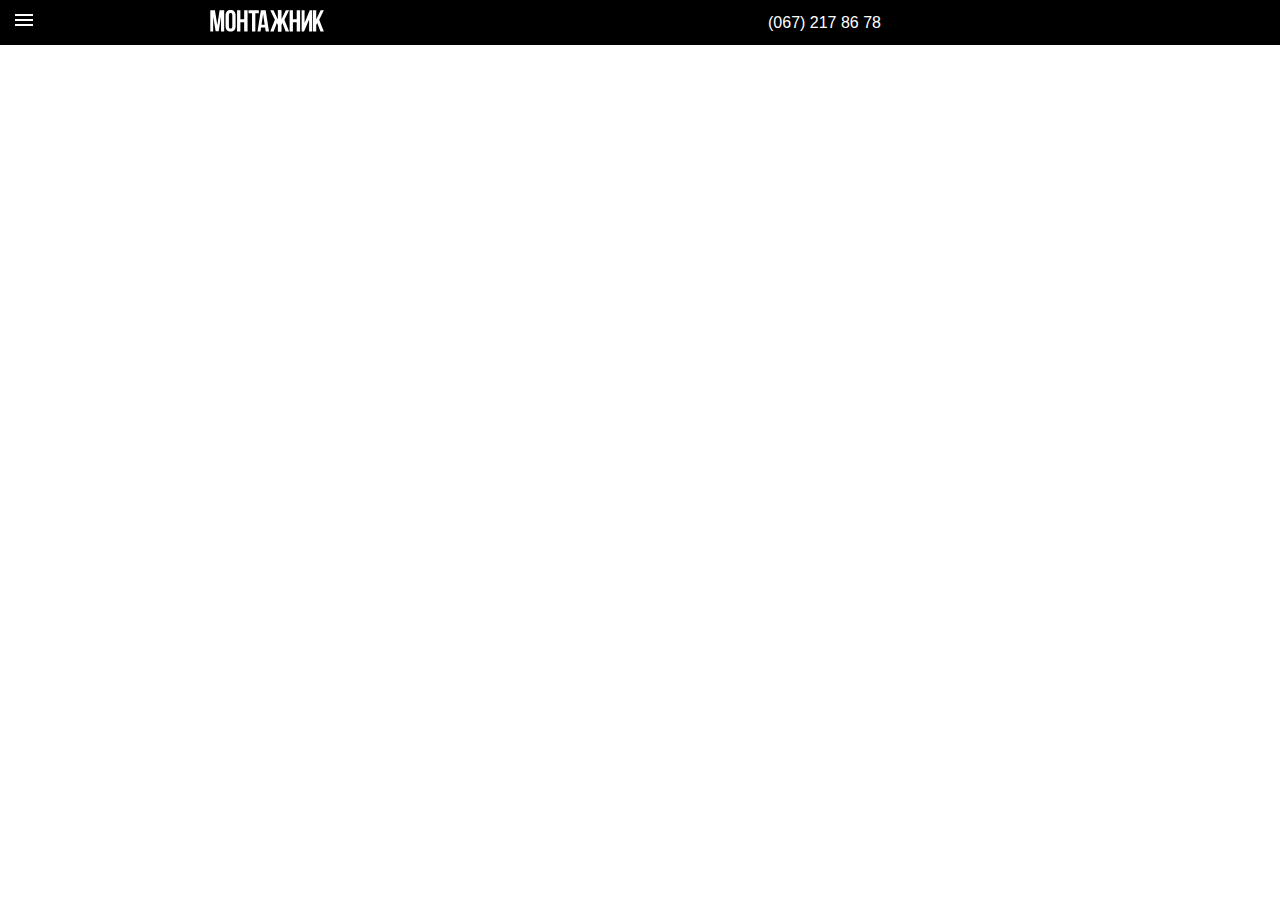
<file: temp.html>
<!DOCTYPE html>
<html class="no-js" lang="ru">
    <head>
        <meta charset="utf-8">
        <meta http-equiv="x-ua-compatible" content="ie=edge">
        <title></title>
        <meta http-equiv="Cache-Control" content="no-cache" />
        <meta name="description" content="">
        <meta name="viewport" content="width=device-width, initial-scale=1">
        <link rel="stylesheet" href="css/main.css">
        

    </head>
    <body>
         <header>
            
            <svg class="logo-img" x="0px" y="0px" width="150px" height="35px" viewBox="0 0 150 35" style="enable-background:new 0 0 150 35;" xml:space="preserve" fill="#ffffff">
                <g id="XMLID_2_">
                    <path id="XMLID_4_" class="st0" d="M10.6,23.7l2.9-19.4h6v27.3h-4.1V12l-3,19.5H8.4L5.2,12.3v19.3H1.5V4.3h6L10.6,23.7z" />
                    <path id="XMLID_6_" class="st0" d="M21.3,10.9c0-2.2,0.6-3.9,1.7-5.1C24.1,4.6,25.7,4,27.8,4s3.7,0.6,4.8,1.8
                c1.1,1.2,1.7,2.9,1.7,5.1V25c0,2.2-0.6,3.9-1.7,5.1c-1.1,1.2-2.7,1.8-4.8,1.8s-3.7-0.6-4.8-1.8c-1.1-1.2-1.7-2.9-1.7-5.1V10.9z
                 M25.6,25.3c0,1,0.2,1.7,0.6,2.1c0.4,0.4,0.9,0.6,1.6,0.6c0.7,0,1.2-0.2,1.6-0.6c0.4-0.4,0.6-1.1,0.6-2.1V10.6c0-1-0.2-1.7-0.6-2.1
                c-0.4-0.4-0.9-0.6-1.6-0.6c-0.7,0-1.2,0.2-1.6,0.6c-0.4,0.4-0.6,1.1-0.6,2.1V25.3z" />
                    <path id="XMLID_9_" class="st0" d="M40.5,31.6h-4.3V4.3h4.3V16h4.9V4.3h4.4v27.3h-4.4V19.9h-4.9V31.6z" />
                    <path id="XMLID_11_" class="st0" d="M51.2,4.3h13.2v3.9h-4.5v23.4h-4.3V8.2h-4.5V4.3z" />
                    <path id="XMLID_13_" class="st0" d="M77.6,31.6h-4.3l-0.7-4.9h-5.3l-0.7,4.9h-3.9L67,4.3h6.3L77.6,31.6z M67.9,22.9H72L69.9,9.1
                L67.9,22.9z" />
                    <path id="XMLID_16_" class="st0" d="M83.6,31.6h-4.4l6-15.1l-6-12.2h4.2l5.7,11.9V4.3h4.3v27.3h-4.3v-8.4l-1.3-2.5L83.6,31.6z" />
                    <path id="XMLID_18_" class="st0" d="M95,20.7l-1.3,2.5v8.4h-4.3V4.3h4.3v11.9l5.7-11.9h4.2l-6,12.2l6,15.1h-4.4L95,20.7z" />
                    <path id="XMLID_20_" class="st0" d="M108.6,31.6h-4.3V4.3h4.3V16h4.9V4.3h4.4v27.3h-4.4V19.9h-4.9V31.6z" />
                    <path id="XMLID_22_" class="st0" d="M123,31.6h-3.1V4.3h3.8v16.3l6.7-16.3h3.1v27.3h-3.9V16.1L123,31.6z" />
                    <path id="XMLID_24_" class="st0" d="M140.1,20.7l-1.3,2.5v8.4h-4.3V4.3h4.3v11.9l5.7-11.9h4.2l-6,12.2l6,15.1h-4.4L140.1,20.7z" />
                </g>
            </svg>



            <!-- <img src="img/logo2.png" alt="" class="logo-img"> -->
            
            <svg class="menu-svg" fill="#FFFFFF" height="24" viewBox="0 0 24 24" width="24" xmlns="http://www.w3.org/2000/svg">
                <path d="M0 0h24v24H0z" fill="none" />
                <path d="M3 18h18v-2H3v2zm0-5h18v-2H3v2zm0-7v2h18V6H3z" />
            </svg>

           <div class="tel-svg"><a href="tel:0672718678"> (067) 217 86 78</a></div>

         </header>
          <div class="menu-overlay">
              <div class="menu-plate">
                  <div class="menu-close">
                      <svg fill="#fff" height="24" viewBox="0 0 24 24" width="24" xmlns="http://www.w3.org/2000/svg">
                          <path d="M19 6.41L17.59 5 12 10.59 6.41 5 5 6.41 10.59 12 5 17.59 6.41 19 12 13.41 17.59 19 19 17.59 13.41 12z" />
                          <path d="M0 0h24v24H0z" fill="none" />
                      </svg>
                  </div>
                  <ul class="menu">
                      <li>
                          <a href="#">
                              <div class="double-line">Home<span>What is DevTips?</span></div>
                          </a>
                      </li>
                      <li>
                          <a href="#">
                              <div class="double-line">Killing it with jQuery<span>video courses</span></div>
                          </a>
                      </li>
                      <li>
                          <a href="#">
                              <div class="double-line">Animated Gifs!<span>make the internet weird</span></div>
                          </a>
                      </li>
                      <li>
                          <hr>
                      </li>
                      <li>
                          <a href="#">
                              <div class="double-line">YouTube Videos<span>Hundreds for free</span></div>
                          </a>
                      </li>
                      <li>
                          <a href="#">
                              <div class="double-line">Patreon Community<span>Extra content + Friends</span></div>
                          </a>
                      </li>
                  </ul>
              </div>
          </div>
          <script  src="js/jquery-3.1.1.min.js"></script>
          <script>
            $(function(){

  menuToggle();


});

function menuToggle(){
  $('.menu-plate').on('click', function(e){
    e.stopPropagation();
  });

  $('.menu-close, header .menu-svg, .menu-overlay').on('click', function(){
    $('html').toggleClass('menu-open');
  });
}
          </script>
        <!-- <script src="js/main.js"></script> -->
    </body>
</html> 
<!-- <h1>Гипсокартонные полотки, стены, перегородки для Ваших объектов всего от <span class="price_no"> 120 </span> <span class="price_yes">100 </span>грн м<sup>2</sup></h1> -->
</file>
<file: SidebarTransitions/css/demo.css>
@import url(http://fonts.googleapis.com/css?family=Lato:300,400,700);
@font-face {
	font-weight: normal;
	font-style: normal;
	font-family: 'codropsicons';
	src:url('../fonts/codropsicons/codropsicons.eot');
	src:url('../fonts/codropsicons/codropsicons.eot?#iefix') format('embedded-opentype'),
		url('../fonts/codropsicons/codropsicons.woff') format('woff'),
		url('../fonts/codropsicons/codropsicons.ttf') format('truetype'),
		url('../fonts/codropsicons/codropsicons.svg#codropsicons') format('svg');
}

body {
	background: #444;
	color: #48a770;
	font-weight: 300;
	font-family: 'Lato', Calibri, Arial, sans-serif;
}

a {
	text-decoration: none;
	color: #48a770;
	outline: none;
}

a:hover, a:focus {
	color: #2c774b;
	outline: none;
}

/* Clearfix hack by Nicolas Gallagher: http://nicolasgallagher.com/micro-clearfix-hack/ */
.clearfix:before,
.clearfix:after {
	display: table;
	content: " ";
}

.clearfix:after {
	clear: both;
}

.codrops-header,
.codrops-top {
	font-family: 'Lato', Arial, sans-serif;
}

.codrops-header {
	margin: 0 auto 3em;
	padding: 3em;
	text-align: center;
}

.codrops-header h1 {
	margin: 0;
	font-weight: 300;
	font-size: 2.625em;
	line-height: 1.3;
}

.codrops-header span {
	display: block;
	padding: 0 0 0.6em 0.1em;
	font-size: 60%;
	color: #aca89a;
}

/* To Navigation Style */
.codrops-top {
	width: 100%;
	text-transform: uppercase;
	font-size: 0.69em;
	line-height: 2.2;
	font-weight: 400;
	background: rgba(255,255,255,0.3);
}

.codrops-top a {
	display: inline-block;
	padding: 0 1em;
	text-decoration: none;
	letter-spacing: 0.1em;
}

.codrops-top a:hover {
	background: rgba(255,255,255,0.4);
	color: #333;
}

.codrops-top span.right {
	float: right;
}

.codrops-top span.right a {
	display: block;
	float: left;
}

.codrops-icon:before {
	margin: 0 4px;
	text-transform: none;
	font-weight: normal;
	font-style: normal;
	font-variant: normal;
	font-family: 'codropsicons';
	line-height: 1;
	speak: none;
	-webkit-font-smoothing: antialiased;
}

.codrops-icon-drop:before {
	content: "\e001";
}

.codrops-icon-prev:before {
	content: "\e004";
}

.main {
	max-width: 69em;
	margin: 0 auto;
}

.column {
	float: left;
	width: 50%;
	padding: 0 2em;
	min-height: 300px;
	position: relative;
	text-align: right;
}

.column:nth-child(2) {
	box-shadow: -1px 0 0 rgba(0,0,0,0.1);
	text-align: left;
}

.column p {
	font-weight: 300;
	font-size: 2em;
	padding: 0 0 0.5em;
	margin: 0;
	line-height: 1.5;
}

button {
	border: none;
	padding: 0.6em 1.2em;
	background: #388a5a;
	color: #fff;
	font-family: 'Lato', Calibri, Arial, sans-serif;
	font-size: 1em;
	letter-spacing: 1px;
	text-transform: uppercase;
	cursor: pointer;
	display: inline-block;
	margin: 3px 2px;
	border-radius: 2px;
}

button:hover {
	background: #2c774b;
}

.info {
	text-align: center;
	font-size: 1.5em;
	margin-top: 3em;
	clear: both;
	padding: 3em 0;
	opacity: 0.7;
	color: #aca89a;
}

.info a {
	font-weight: 700;
	font-size: 0.9em;
}

@media screen and (max-width: 46.0625em) {
	.column {
		width: 100%;
		min-width: auto;
		min-height: auto;
		padding: 2em; 
		text-align: center;
	}

	.column p {
		font-size: 1.5em;
	}

	.column:nth-child(2) {
		text-align: center;
		box-shadow: 0 -1px 0 rgba(0,0,0,0.1);
	}
}

@media screen and (max-width: 25em) {

	.codrops-header {
		font-size: 80%;
	}

	.codrops-top {
		font-size: 120%;
	}

	.codrops-icon span {
		display: none;
	}

}
</file>
<file: SidebarTransitions/css/icons.css>
@font-face {
	font-family: 'linecons';
	src:url('../fonts/linecons/linecons.eot');
	src:url('../fonts/linecons/linecons.eot?#iefix') format('embedded-opentype'),
		url('../fonts/linecons/linecons.woff') format('woff'),
		url('../fonts/linecons/linecons.ttf') format('truetype'),
		url('../fonts/linecons/linecons.svg#linecons') format('svg');
	font-weight: normal;
	font-style: normal;
}

.icon:before {
	font-family: 'linecons';
	speak: none;
	font-style: normal;
	font-weight: normal;
	font-variant: normal;
	text-transform: none;
	line-height: 1;
	display: inline-block;
	vertical-align: bottom;
	margin-right: 0.8em;
	font-size: 1.2em;
	-webkit-font-smoothing: antialiased;
}
.icon-female:before {
	content: "\f182";
}
.icon-male:before {
	content: "\f183";
}
.icon-arrow-left:before {
	content: "\e032";
}
.icon-arrow-left-2:before {
	content: "\e034";
}
.icon-arrow-left-3:before {
	content: "\e036";
}
.icon-arrow-left-4:before {
	content: "\e038";
}
.icon-arrow-right:before {
	content: "\e035";
}
.icon-arrow-right-2:before {
	content: "\e037";
}
.icon-arrow-right-3:before {
	content: "\e039";
}
.icon-arrow-right-4:before {
	content: "\e033";
}

.icon-phone:before {
	content: "\e000";
}
.icon-news:before {
	content: "\e001";
}
.icon-photo:before {
	content: "\e002";
}
.icon-shop:before {
	content: "\e003";
}
.icon-wallet:before {
	content: "\e004";
}
.icon-t-shirt:before {
	content: "\e005";
}
.icon-heart:before {
	content: "\e006";
}
.icon-cloud:before {
	content: "\e007";
}
.icon-display:before {
	content: "\e008";
}
.icon-diamond:before {
	content: "\e009";
}
.icon-banknote:before {
	content: "\e00a";
}
.icon-data:before {
	content: "\e00b";
}
.icon-music:before {
	content: "\e00c";
}
.icon-location:before {
	content: "\e00d";
}
.icon-star:before {
	content: "\e00e";
}
.icon-tv:before {
	content: "\e00f";
}
.icon-eye:before {
	content: "\e010";
}
.icon-megaphone:before {
	content: "\e011";
}
.icon-study:before {
	content: "\e012";
}
.icon-bubble:before {
	content: "\e013";
}
.icon-sound:before {
	content: "\e014";
}
.icon-video:before {
	content: "\e015";
}
.icon-stack:before {
	content: "\e016";
}
.icon-lab:before {
	content: "\e017";
}
.icon-food:before {
	content: "\e018";
}
.icon-cup:before {
	content: "\e019";
}
.icon-trash:before {
	content: "\e01a";
}
.icon-user:before {
	content: "\e01b";
}
.icon-key:before {
	content: "\e01c";
}
.icon-fire:before {
	content: "\e01d";
}
.icon-clip:before {
	content: "\e01e";
}
.icon-mail:before {
	content: "\e01f";
}
.icon-search:before {
	content: "\e020";
}
.icon-settings:before {
	content: "\e021";
}
.icon-like:before {
	content: "\e022";
}
.icon-calendar:before {
	content: "\e023";
}
.icon-camera:before {
	content: "\e024";
}
.icon-tag:before {
	content: "\e025";
}
.icon-note:before {
	content: "\e026";
}
.icon-clock:before {
	content: "\e027";
}
.icon-lock:before {
	content: "\e028";
}
.icon-vynil:before {
	content: "\e029";
}
.icon-truck:before {
	content: "\e02a";
}
.icon-paperplane:before {
	content: "\e02b";
}
.icon-bulb:before {
	content: "\e02c";
}
.icon-pen:before {
	content: "\e02d";
}
.icon-params:before {
	content: "\e02e";
}
.icon-world:before {
	content: "\e02f";
}
</file>
<file: SidebarTransitions/css/component.css>
*,
*:after,
*::before {
	-moz-box-sizing: border-box;
	box-sizing: border-box;
}

html,
body,
.st-container,
.st-pusher,
.st-content {
	height: 100%;
}

.st-content {
	overflow-y: scroll;
	background: #f3efe0;
}

.st-content,
.st-content-inner {
	position: relative;
}

.st-container {
	position: relative;
	overflow: hidden;
}

.st-pusher {
	position: relative;
	left: 0;
	z-index: 99;
	height: 100%;
	-webkit-transition: -webkit-transform 0.5s;
	transition: transform 0.5s;
}

.st-pusher::after {
	position: absolute;
	top: 0;
	right: 0;
	width: 0;
	height: 0;
	background: rgba(0,0,0,0.2);
	content: '';
	opacity: 0;
	-webkit-transition: opacity 0.5s, width 0.1s 0.5s, height 0.1s 0.5s;
	transition: opacity 0.5s, width 0.1s 0.5s, height 0.1s 0.5s;
}

.st-menu-open .st-pusher::after {
	width: 100%;
	height: 100%;
	opacity: 1;
	-webkit-transition: opacity 0.5s;
	transition: opacity 0.5s;
}

.st-menu {
	position: absolute;
	top: 0;
	left: 0;
	z-index: 100;
	visibility: hidden;
	width: 300px;
	height: 100%;
	background: #48a770;
	-webkit-transition: all 0.5s;
	transition: all 0.5s;
}

.st-menu::after {
	position: absolute;
	top: 0;
	right: 0;
	width: 100%;
	height: 100%;
	background: rgba(0,0,0,0.2);
	content: '';
	opacity: 1;
	-webkit-transition: opacity 0.5s;
	transition: opacity 0.5s;
}

.st-menu-open .st-menu::after {
	width: 0;
	height: 0;
	opacity: 0;
	-webkit-transition: opacity 0.5s, width 0.1s 0.5s, height 0.1s 0.5s;
	transition: opacity 0.5s, width 0.1s 0.5s, height 0.1s 0.5s;
}

/* content style */

.st-menu ul {
	margin: 0;
	padding: 0;
	list-style: none;
}

.st-menu h2 {
	margin: 0;
	padding: 1em;
	color: rgba(0,0,0,0.4);
	text-shadow: 0 0 1px rgba(0,0,0,0.1);
	font-weight: 300;
	font-size: 2em;
}

.st-menu ul li a {
	display: block;
	padding: 1em 1em 1em 1.2em;
	outline: none;
	box-shadow: inset 0 -1px rgba(0,0,0,0.2);
	color: #f3efe0;
	text-transform: uppercase;
	text-shadow: 0 0 1px rgba(255,255,255,0.1);
	letter-spacing: 1px;
	font-weight: 400;
	-webkit-transition: background 0.3s, box-shadow 0.3s;
	transition: background 0.3s, box-shadow 0.3s;
}

.st-menu ul li:first-child a {
	box-shadow: inset 0 -1px rgba(0,0,0,0.2), inset 0 1px rgba(0,0,0,0.2);
}

.st-menu ul li a:hover {
	background: rgba(0,0,0,0.2);
	box-shadow: inset 0 -1px rgba(0,0,0,0);
	color: #fff;
}

/* Individual effects */

/* Effect 1: Slide in on top */
.st-effect-1.st-menu {
	visibility: visible;
	-webkit-transform: translate3d(-100%, 0, 0);
	transform: translate3d(-100%, 0, 0);
}

.st-effect-1.st-menu-open .st-effect-1.st-menu {
	visibility: visible;
	-webkit-transform: translate3d(0, 0, 0);
	transform: translate3d(0, 0, 0);
}

.st-effect-1.st-menu::after {
	display: none;
}

/* Effect 2: Reveal */
.st-effect-2.st-menu-open .st-pusher {
	-webkit-transform: translate3d(300px, 0, 0);
	transform: translate3d(300px, 0, 0);
}

.st-effect-2.st-menu {
	z-index: 1;
}

.st-effect-2.st-menu-open .st-effect-2.st-menu {
	visibility: visible;
	-webkit-transition: -webkit-transform 0.5s;
	transition: transform 0.5s;
}

.st-effect-2.st-menu::after {
	display: none;
}

/* Effect 3: Push*/
.st-effect-3.st-menu-open .st-pusher {
	-webkit-transform: translate3d(300px, 0, 0);
	transform: translate3d(300px, 0, 0);
}

.st-effect-3.st-menu {
	-webkit-transform: translate3d(-100%, 0, 0);
	transform: translate3d(-100%, 0, 0);
}

.st-effect-3.st-menu-open .st-effect-3.st-menu {
	visibility: visible;
	-webkit-transition: -webkit-transform 0.5s;
	transition: transform 0.5s;
}

.st-effect-3.st-menu::after {
	display: none;
}

/* Effect 4: Slide along */
.st-effect-4.st-menu-open .st-pusher {
	-webkit-transform: translate3d(300px, 0, 0);
	transform: translate3d(300px, 0, 0);
}

.st-effect-4.st-menu {
	z-index: 1;
	-webkit-transform: translate3d(-50%, 0, 0);
	transform: translate3d(-50%, 0, 0);
}

.st-effect-4.st-menu-open .st-effect-4.st-menu {
	visibility: visible;
	-webkit-transition: -webkit-transform 0.5s;
	transition: transform 0.5s;
	-webkit-transform: translate3d(0, 0, 0);
	transform: translate3d(0, 0, 0);
}

.st-effect-4.st-menu::after {
	display: none;
}

/* Effect 5: Reverse slide out */
.st-effect-5.st-menu-open .st-pusher {
	-webkit-transform: translate3d(300px, 0, 0);
	transform: translate3d(300px, 0, 0);
}

.st-effect-5.st-menu {
	z-index: 1;
	-webkit-transform: translate3d(50%, 0, 0);
	transform: translate3d(50%, 0, 0);
}

.st-effect-5.st-menu-open .st-effect-5.st-menu {
	visibility: visible;
	-webkit-transition: -webkit-transform 0.5s;
	transition: transform 0.5s;
	-webkit-transform: translate3d(0, 0, 0);
	transform: translate3d(0, 0, 0);
}

/* Effect 6: Rotate pusher */

.st-effect-6.st-container {
	-webkit-perspective: 1500px;
	perspective: 1500px;
}

.st-effect-6 .st-pusher {
	-webkit-transform-origin: 0% 50%;
	transform-origin: 0% 50%;
	-webkit-transform-style: preserve-3d;
	transform-style: preserve-3d;
}

.st-effect-6.st-menu-open .st-pusher {
	-webkit-transform: translate3d(300px, 0, 0) rotateY(-15deg);
	transform: translate3d(300px, 0, 0) rotateY(-15deg);
}

.st-effect-6.st-menu {
	-webkit-transform: translate3d(-100%, 0, 0);
	transform: translate3d(-100%, 0, 0);
	-webkit-transform-origin: 100% 50%;
	transform-origin: 100% 50%;
	-webkit-transform-style: preserve-3d;
	transform-style: preserve-3d;
}

.st-effect-6.st-menu-open .st-effect-6.st-menu {
	visibility: visible;
	-webkit-transition: -webkit-transform 0.5s;
	transition: transform 0.5s;
	-webkit-transform: translate3d(-100%, 0, 0) rotateY(15deg);
	transform: translate3d(-100%, 0, 0) rotateY(15deg);
}

.st-effect-6.st-menu::after {
	display: none;
}

/* Effect 7: 3D rotate in */

.st-effect-7.st-container {
	-webkit-perspective: 1500px;
	perspective: 1500px;
	-webkit-perspective-origin: 0% 50%;
	perspective-origin: 0% 50%;
}

.st-effect-7 .st-pusher {
	-webkit-transform-style: preserve-3d;
	transform-style: preserve-3d;
}

.st-effect-7.st-menu-open .st-pusher {
	-webkit-transform: translate3d(300px, 0, 0);
	transform: translate3d(300px, 0, 0);
}

.st-effect-7.st-menu {
	-webkit-transform: translate3d(-100%, 0, 0) rotateY(-90deg);
	transform: translate3d(-100%, 0, 0) rotateY(-90deg);
	-webkit-transform-origin: 100% 50%;
	transform-origin: 100% 50%;
	-webkit-transform-style: preserve-3d;
	transform-style: preserve-3d;
}

.st-effect-7.st-menu-open .st-effect-7.st-menu {
	visibility: visible;
	-webkit-transition: -webkit-transform 0.5s;
	transition: transform 0.5s;
	-webkit-transform: translate3d(-100%, 0, 0) rotateY(0deg);
	transform: translate3d(-100%, 0, 0) rotateY(0deg);
}

/* Effect 8: 3D rotate out */

.st-effect-8.st-container {
	-webkit-perspective: 1500px;
	perspective: 1500px;
	-webkit-perspective-origin: 0% 50%;
	perspective-origin: 0% 50%;
}

.st-effect-8 .st-pusher {
	-webkit-transform-style: preserve-3d;
	transform-style: preserve-3d;
}

.st-effect-8.st-menu-open .st-pusher {
	-webkit-transform: translate3d(300px, 0, 0);
	transform: translate3d(300px, 0, 0);
}

.st-effect-8.st-menu {
	-webkit-transform: translate3d(-100%, 0, 0) rotateY(90deg);
	transform: translate3d(-100%, 0, 0) rotateY(90deg);
	-webkit-transform-origin: 100% 50%;
	transform-origin: 100% 50%;
	-webkit-transform-style: preserve-3d;
	transform-style: preserve-3d;
}

.st-effect-8.st-menu-open .st-effect-8.st-menu {
	visibility: visible;
	-webkit-transition: -webkit-transform 0.5s;
	transition: transform 0.5s;
	-webkit-transform: translate3d(-100%, 0, 0) rotateY(0deg);
	transform: translate3d(-100%, 0, 0) rotateY(0deg);
}

.st-effect-8.st-menu::after {
	display: none;
}

/* Effect 9: Scale down pusher */

.st-effect-9.st-container {
	-webkit-perspective: 1500px;
	perspective: 1500px;
}

.st-effect-9 .st-pusher {
	-webkit-transform-style: preserve-3d;
	transform-style: preserve-3d;
}

.st-effect-9.st-menu-open .st-pusher {
	-webkit-transform: translate3d(0, 0, -300px);
	transform: translate3d(0, 0, -300px);
}

.st-effect-9.st-menu {
	opacity: 1;
	-webkit-transform: translate3d(-100%, 0, 0);
	transform: translate3d(-100%, 0, 0);
}

.st-effect-9.st-menu-open .st-effect-9.st-menu {
	visibility: visible;
	-webkit-transition: -webkit-transform 0.5s;
	transition: transform 0.5s;
	-webkit-transform: translate3d(0, 0, 0);
	transform: translate3d(0, 0, 0);
}

.st-effect-9.st-menu::after {
	display: none;
}

/* Effect 10: Scale up */

.st-effect-10.st-container {
	-webkit-perspective: 1500px;
	perspective: 1500px;
	-webkit-perspective-origin: 0% 50%;
	perspective-origin: 0% 50%;
}

.st-effect-10.st-menu-open .st-pusher {
	-webkit-transform: translate3d(300px, 0, 0);
	transform: translate3d(300px, 0, 0);
}

.st-effect-10.st-menu {
	z-index: 1;
	opacity: 1;
	-webkit-transform: translate3d(0, 0, -300px);
	transform: translate3d(0, 0, -300px);
}

.st-effect-10.st-menu-open .st-effect-10.st-menu {
	visibility: visible;
	-webkit-transition: -webkit-transform 0.5s;
	transition: transform 0.5s;
	-webkit-transform: translate3d(0, 0, 0);
	transform: translate3d(0, 0, 0);
}

/* Effect 11: Scale and rotate pusher */

.st-effect-11.st-container {
	-webkit-perspective: 1500px;
	perspective: 1500px;
}

.st-effect-11 .st-pusher {
	-webkit-transform-style: preserve-3d;
	transform-style: preserve-3d;
}

.st-effect-11.st-menu-open .st-pusher {
	-webkit-transform: translate3d(100px, 0, -600px) rotateY(-20deg);
	transform: translate3d(100px, 0, -600px) rotateY(-20deg);
}

.st-effect-11.st-menu {
	opacity: 1;
	-webkit-transform: translate3d(-100%, 0, 0);
	transform: translate3d(-100%, 0, 0);
}

.st-effect-11.st-menu-open .st-effect-11.st-menu {
	visibility: visible;
	-webkit-transition: -webkit-transform 0.5s;
	transition: transform 0.5s;
	-webkit-transform: translate3d(0, 0, 0);
	transform: translate3d(0, 0, 0);
}

.st-effect-11.st-menu::after {
	display: none;
}

/* Effect 12: Open door */

.st-effect-12.st-container {
	-webkit-perspective: 1500px;
	perspective: 1500px;
}

.st-effect-12 .st-pusher {
	-webkit-transform-origin: 100% 50%;
	transform-origin: 100% 50%;
	-webkit-transform-style: preserve-3d;
	transform-style: preserve-3d;
}

.st-effect-12.st-menu-open .st-pusher {
	-webkit-transform: rotateY(-10deg);
	transform: rotateY(-10deg);
}

.st-effect-12.st-menu {
	opacity: 1;
	-webkit-transform: translate3d(-100%, 0, 0);
	transform: translate3d(-100%, 0, 0);
}

.st-effect-12.st-menu-open .st-effect-12.st-menu {
	visibility: visible;
	-webkit-transition: -webkit-transform 0.5s;
	transition: transform 0.5s;
	-webkit-transform: translate3d(0, 0, 0);
	transform: translate3d(0, 0, 0);
}

.st-effect-12.st-menu::after {
	display: none;
}

/* Effect 13: Fall down */

.st-effect-13.st-container {
	-webkit-perspective: 1500px;
	perspective: 1500px;
	-webkit-perspective-origin: 0% 50%;
	perspective-origin: 0% 50%;
}

.st-effect-13.st-menu-open .st-pusher {
	-webkit-transform: translate3d(300px, 0, 0);
	transform: translate3d(300px, 0, 0);
}

.st-effect-13.st-menu {
	z-index: 1;
	opacity: 1;
	-webkit-transform: translate3d(0, -100%, 0);
	transform: translate3d(0, -100%, 0);
}

.st-effect-13.st-menu-open .st-effect-13.st-menu {
	visibility: visible;
	-webkit-transition-timing-function: ease-in-out;
	transition-timing-function: ease-in-out;
	-webkit-transition-property: -webkit-transform;
	transition-property: transform;
	-webkit-transform: translate3d(0, 0, 0);
	transform: translate3d(0, 0, 0);
	-webkit-transition-speed: 0.2s;
	transition-speed: 0.2s;
}

/* Effect 14: Delayed 3D rotate */

.st-effect-14.st-container {
	-webkit-perspective: 1500px;
	perspective: 1500px;
	-webkit-perspective-origin: 0% 50%;
	perspective-origin: 0% 50%;
}

.st-effect-14 .st-pusher {
	-webkit-transform-style: preserve-3d;
	transform-style: preserve-3d;
}

.st-effect-14.st-menu-open .st-pusher {
	-webkit-transform: translate3d(300px, 0, 0);
	transform: translate3d(300px, 0, 0);
}

.st-effect-14.st-menu {
	-webkit-transform: translate3d(-100%, 0, 0) rotateY(90deg);
	transform: translate3d(-100%, 0, 0) rotateY(90deg);
	-webkit-transform-origin: 0% 50%;
	transform-origin: 0% 50%;
	-webkit-transform-style: preserve-3d;
	transform-style: preserve-3d;
}

.st-effect-14.st-menu-open .st-effect-14.st-menu {
	visibility: visible;
	-webkit-transition-delay: 0.1s;
	transition-delay: 0.1s;
	-webkit-transition-timing-function: ease-in-out;
	transition-timing-function: ease-in-out;
	-webkit-transition-property: -webkit-transform;
	transition-property: transform;
	-webkit-transform: translate3d(-100%, 0, 0) rotateY(0deg);
	transform: translate3d(-100%, 0, 0) rotateY(0deg);
}

/* Fallback example for browsers that don't support 3D transforms (and no JS fallback) */
.no-csstransforms3d .st-pusher,
.no-js .st-pusher {
	padding-left: 300px;
}
</file>
<file: css/main.css>
/*! normalize.css v5.0.0 | MIT License | github.com/necolas/normalize.css */
/**
 * 1. Change the default font family in all browsers (opinionated).
 * 2. Correct the line height in all browsers.
 * 3. Prevent adjustments of font size after orientation changes in
 *    IE on Windows Phone and in iOS.
 */
/* Document
   ========================================================================== */
html {
  font-family: sans-serif;
  /* 1 */
  line-height: 1.15;
  /* 2 */
  -ms-text-size-adjust: 100%;
  /* 3 */
  -webkit-text-size-adjust: 100%;
  /* 3 */ }

/* Sections
   ========================================================================== */
/**
 * Remove the margin in all browsers (opinionated).
 */
body {
  margin: 0; }

/**
 * Add the correct display in IE 9-.
 */
article,
aside,
footer,
header,
nav,
section {
  display: block; }

/**
 * Correct the font size and margin on `h1` elements within `section` and
 * `article` contexts in Chrome, Firefox, and Safari.
 */
h1 {
  font-size: 2em;
  margin: 0.67em 0; }

/* Grouping content
   ========================================================================== */
/**
 * Add the correct display in IE 9-.
 * 1. Add the correct display in IE.
 */
figcaption,
figure,
main {
  /* 1 */
  display: block; }

/**
 * Add the correct margin in IE 8.
 */
figure {
  margin: 1em 40px; }

/**
 * 1. Add the correct box sizing in Firefox.
 * 2. Show the overflow in Edge and IE.
 */
hr {
  box-sizing: content-box;
  /* 1 */
  height: 0;
  /* 1 */
  overflow: visible;
  /* 2 */ }

/**
 * 1. Correct the inheritance and scaling of font size in all browsers.
 * 2. Correct the odd `em` font sizing in all browsers.
 */
pre {
  font-family: monospace, monospace;
  /* 1 */
  font-size: 1em;
  /* 2 */ }

/* Text-level semantics
   ========================================================================== */
/**
 * 1. Remove the gray background on active links in IE 10.
 * 2. Remove gaps in links underline in iOS 8+ and Safari 8+.
 */
a {
  background-color: transparent;
  /* 1 */
  -webkit-text-decoration-skip: objects;
  /* 2 */ }

/**
 * Remove the outline on focused links when they are also active or hovered
 * in all browsers (opinionated).
 */
a:active,
a:hover {
  outline-width: 0; }

/**
 * 1. Remove the bottom border in Firefox 39-.
 * 2. Add the correct text decoration in Chrome, Edge, IE, Opera, and Safari.
 */
abbr[title] {
  border-bottom: none;
  /* 1 */
  text-decoration: underline;
  /* 2 */
  text-decoration: underline dotted;
  /* 2 */ }

/**
 * Prevent the duplicate application of `bolder` by the next rule in Safari 6.
 */
b,
strong {
  font-weight: inherit; }

/**
 * Add the correct font weight in Chrome, Edge, and Safari.
 */
b,
strong {
  font-weight: bolder; }

/**
 * 1. Correct the inheritance and scaling of font size in all browsers.
 * 2. Correct the odd `em` font sizing in all browsers.
 */
code,
kbd,
samp {
  font-family: monospace, monospace;
  /* 1 */
  font-size: 1em;
  /* 2 */ }

/**
 * Add the correct font style in Android 4.3-.
 */
dfn {
  font-style: italic; }

/**
 * Add the correct background and color in IE 9-.
 */
mark {
  background-color: #ff0;
  color: #000; }

/**
 * Add the correct font size in all browsers.
 */
small {
  font-size: 80%; }

/**
 * Prevent `sub` and `sup` elements from affecting the line height in
 * all browsers.
 */
sub,
sup {
  font-size: 75%;
  line-height: 0;
  position: relative;
  vertical-align: baseline; }

sub {
  bottom: -0.25em; }

sup {
  top: -0.5em; }

/* Embedded content
   ========================================================================== */
/**
 * Add the correct display in IE 9-.
 */
audio,
video {
  display: inline-block; }

/**
 * Add the correct display in iOS 4-7.
 */
audio:not([controls]) {
  display: none;
  height: 0; }

/**
 * Remove the border on images inside links in IE 10-.
 */
img {
  border-style: none; }

/**
 * Hide the overflow in IE.
 */
svg:not(:root) {
  overflow: hidden; }

/* Forms
   ========================================================================== */
/**
 * 1. Change the font styles in all browsers (opinionated).
 * 2. Remove the margin in Firefox and Safari.
 */
button,
input,
optgroup,
select,
textarea {
  font-family: sans-serif;
  /* 1 */
  font-size: 100%;
  /* 1 */
  line-height: 1.15;
  /* 1 */
  margin: 0;
  /* 2 */ }

/**
 * Show the overflow in IE.
 * 1. Show the overflow in Edge.
 */
button,
input {
  /* 1 */
  overflow: visible; }

/**
 * Remove the inheritance of text transform in Edge, Firefox, and IE.
 * 1. Remove the inheritance of text transform in Firefox.
 */
button,
select {
  /* 1 */
  text-transform: none; }

/**
 * 1. Prevent a WebKit bug where (2) destroys native `audio` and `video`
 *    controls in Android 4.
 * 2. Correct the inability to style clickable types in iOS and Safari.
 */
button,
html [type="button"],
[type="reset"],
[type="submit"] {
  -webkit-appearance: button;
  /* 2 */ }

/**
 * Remove the inner border and padding in Firefox.
 */
button::-moz-focus-inner,
[type="button"]::-moz-focus-inner,
[type="reset"]::-moz-focus-inner,
[type="submit"]::-moz-focus-inner {
  border-style: none;
  padding: 0; }

/**
 * Restore the focus styles unset by the previous rule.
 */
button:-moz-focusring,
[type="button"]:-moz-focusring,
[type="reset"]:-moz-focusring,
[type="submit"]:-moz-focusring {
  outline: 1px dotted ButtonText; }

/**
 * Change the border, margin, and padding in all browsers (opinionated).
 */
fieldset {
  border: 1px solid #c0c0c0;
  margin: 0 2px;
  padding: 0.35em 0.625em 0.75em; }

/**
 * 1. Correct the text wrapping in Edge and IE.
 * 2. Correct the color inheritance from `fieldset` elements in IE.
 * 3. Remove the padding so developers are not caught out when they zero out
 *    `fieldset` elements in all browsers.
 */
legend {
  box-sizing: border-box;
  /* 1 */
  color: inherit;
  /* 2 */
  display: table;
  /* 1 */
  max-width: 100%;
  /* 1 */
  padding: 0;
  /* 3 */
  white-space: normal;
  /* 1 */ }

/**
 * 1. Add the correct display in IE 9-.
 * 2. Add the correct vertical alignment in Chrome, Firefox, and Opera.
 */
progress {
  display: inline-block;
  /* 1 */
  vertical-align: baseline;
  /* 2 */ }

/**
 * Remove the default vertical scrollbar in IE.
 */
textarea {
  overflow: auto; }

/**
 * 1. Add the correct box sizing in IE 10-.
 * 2. Remove the padding in IE 10-.
 */
[type="checkbox"],
[type="radio"] {
  box-sizing: border-box;
  /* 1 */
  padding: 0;
  /* 2 */ }

/**
 * Correct the cursor style of increment and decrement buttons in Chrome.
 */
[type="number"]::-webkit-inner-spin-button,
[type="number"]::-webkit-outer-spin-button {
  height: auto; }

/**
 * 1. Correct the odd appearance in Chrome and Safari.
 * 2. Correct the outline style in Safari.
 */
[type="search"] {
  -webkit-appearance: textfield;
  /* 1 */
  outline-offset: -2px;
  /* 2 */ }

/**
 * Remove the inner padding and cancel buttons in Chrome and Safari on macOS.
 */
[type="search"]::-webkit-search-cancel-button,
[type="search"]::-webkit-search-decoration {
  -webkit-appearance: none; }

/**
 * 1. Correct the inability to style clickable types in iOS and Safari.
 * 2. Change font properties to `inherit` in Safari.
 */
::-webkit-file-upload-button {
  -webkit-appearance: button;
  /* 1 */
  font: inherit;
  /* 2 */ }

/* Interactive
   ========================================================================== */
/*
 * Add the correct display in IE 9-.
 * 1. Add the correct display in Edge, IE, and Firefox.
 */
details,
menu {
  display: block; }

/*
 * Add the correct display in all browsers.
 */
summary {
  display: list-item; }

/* Scripting
   ========================================================================== */
/**
 * Add the correct display in IE 9-.
 */
canvas {
  display: inline-block; }

/**
 * Add the correct display in IE.
 */
template {
  display: none; }

/* Hidden
   ========================================================================== */
/**
 * Add the correct display in IE 10-.
 */
[hidden] {
  display: none; }

html {
  font-size: 16px;
  font-family: 'Helvetica Neue', Helvetica, Arial, sans-serif; }

* {
  margin: 0;
  padding: 0; }

.cf:after,
.cf:before {
  content: " ";
  display: table; }

.cf:after {
  clear: both; }

/* Menu
   ========================================================================== */
.menu-overlay {
  position: fixed;
  background-color: transparent;
  top: 0;
  left: 0;
  right: 0;
  bottom: 0;
  pointer-events: none;
  -webkit-transition: all 350ms ease-in-out;
  transition: all 350ms ease-in-out; }

.menu-plate {
  position: absolute;
  top: 0px;
  left: -400px;
  width: 280px;
  height: 100%;
  background: #484848;
  box-shadow: 3px 0px 30px rgba(0, 0, 0, 0.4);
  -webkit-transition: all 350ms ease-in-out;
  transition: all 350ms ease-in-out; }

.menu-plate .jquery-icon-svg path {
  fill: rgba(0, 0, 0, 0.54); }

.menu-close {
  position: absolute;
  top: 28px;
  left: 30px;
  cursor: pointer; }

.menu {
  margin: 0;
  list-style: none;
  margin-top: 88px;
  padding-left: 30px;
  padding-right: 10px; }

.menu li {
  padding-bottom: 15px;
  padding-top: 15px;
  border-bottom: 1px solid #fff; }

.menu svg {
  vertical-align: top;
  margin-right: 20px;
  fill: rgba(0, 0, 0, 0.54);
  width: 24px;
  height: 24px; }

.menu a {
  border-bottom: none;
  text-transform: uppercase;
  font-weight: 500;
  font-size: 16px;
  display: inline-block;
  height: 24px;
  line-height: 24px;
  color: #fff; }

.menu .double-line {
  display: inline-block; }

.menu .double-line span {
  font-size: 12px;
  color: rgba(0, 0, 0, 0.3); }

html.menu-open body {
  overflow: hidden;
  position: fixed;
  top: 0;
  left: 0;
  right: 0;
  bottom: 0; }

html.menu-open .menu-overlay {
  background-color: rgba(0, 0, 0, 0.7);
  pointer-events: auto; }

html.menu-open .menu-plate {
  -webkit-transform: translate3d(400px, 0px, 0px);
  transform: translate3d(400px, 0px, 0px); }

/* Header
   ========================================================================== */
header {
  height: 45px;
  background: #000;
  position: relative; }

.logo-img {
  position: absolute;
  left: 15%;
  top: 15%;
  height: 60%; }

.menu-svg {
  position: absolute;
  left: .75em;
  top: .5em; }

.tel-svg {
  position: absolute;
  top: 30%;
  left: 60%;
  font-size: 16px; }
  .tel-svg a {
    color: #fff;
    text-decoration: none; }

.st0 {
  fill: #fff; }

/* Banner
   ========================================================================== */
.banner {
  text-align: center;
  background: -webkit-linear-gradient(bottom, #e07159, #AAAC9F);
  background: linear-gradient(to top, #e07159, #AAAC9F);
  color: #fff;
  padding-bottom: 2em; }
  .banner h1 {
    margin: 0;
    padding: .7em .75em;
    font-size: 1.5em;
    color: rgba(255, 255, 255, 0.9);
    letter-spacing: 0;
    text-shadow: 0 6px 10px rgba(0, 0, 0, 0.25);
    text-align: center; }
    .banner h1 .price_no {
      font-size: 90%;
      color: red;
      text-decoration: line-through white; }
    .banner h1 .price_yes {
      font-size: 120%; }
  .banner h4 {
    margin-bottom: 1.5em; }
  .banner .btn-warning {
    margin: 2em 0;
    color: #000;
    background-color: #f1c40f;
    padding: 10px 15px;
    font-size: 1em;
    font-weight: 400;
    line-height: 1.4;
    border: none;
    border-radius: 4px;
    -webkit-transition: border .25s linear,color .25s linear,background-color .25s linear;
    transition: border .25s linear,color .25s linear,background-color .25s linear;
    -webkit-font-smoothing: subpixel-antialiased; }
    .banner .btn-warning:hover {
      background-color: #f4d313;
      border-color: #f4d313; }

/* Preim
   ========================================================================== */
#preim {
  text-align: center; }
  #preim h2 {
    margin: 1em 0; }

.prm {
  margin: 1.5em 0; }
  .prm h3 {
    margin-top: 1em; }

/* Work
   ========================================================================== */
#work {
  background: #2a2a2a;
  color: #ffffff;
  padding: 1.5em 0; }
  #work h2 {
    margin-bottom: 1em;
    text-align: center; }

.worklist {
  display: inline-block;
  margin: .5em 1.5em; }
  .worklist svg {
    float: left;
    margin-right: 1em; }
  .worklist h4 {
    font-size: .8em; }

/* Price +
   ========================================================================== */
.price-line {
  display: -webkit-box;
  display: -webkit-flex;
  display: -ms-flexbox;
  display: flex;
  -webkit-box-orient: horizontal;
  -webkit-box-direction: normal;
  -webkit-flex-direction: row;
      -ms-flex-direction: row;
          flex-direction: row;
  -webkit-justify-content: space-around;
      -ms-flex-pack: distribute;
          justify-content: space-around;
  margin: 2em 0; }

.pricelist {
  background: #ffffff;
  box-shadow: 0 0 7px 5px rgba(0, 0, 0, 0.15);
  border-radius: 15px;
  width: 40%;
  height: 200px;
  margin: 5%;
  text-align: center;
  display: block; }

.price_name {
  font-size: .9em;
  color: #3c3c3c;
  letter-spacing: 0;
  text-align: center;
  margin: 1.2em .6em; }

.cena {
  margin-top: 1em;
  font-size: .9em;
  font-weight: bold;
  color: #000000;
  letter-spacing: 0;
  text-align: center; }

.price_c {
  margin-top: 1em;
  font-size: 1em;
  color: #9a9a9a;
  letter-spacing: 0;
  text-align: center;
  margin-bottom: 1.5em; }

.btn-price {
  background: #1cb841;
  border-radius: 5px;
  padding: .6em 1.2em;
  font-size: 0.8em;
  color: #ffffff;
  text-align: center;
  text-shadow: 0 1px 1px rgba(0, 0, 0, 0.2);
  border: transparent;
  text-decoration: none; }

/* Calc
   ========================================================================== */
#calc {
  background: #d8d8d8;
  text-align: center;
  padding-bottom: 2em; }

.calctext {
  display: block;
  padding-bottom: 20px; }
  .calctext p {
    color: #6f6f6f;
    letter-spacing: 0;
    padding: 1.5em 1.2em; }

.btn-calc {
  background: #d63d1b;
  border-radius: 10px;
  padding: .75em 1.8em;
  font-size: 1em;
  color: #ffffff;
  text-align: center;
  text-decoration: none; }
</file>
